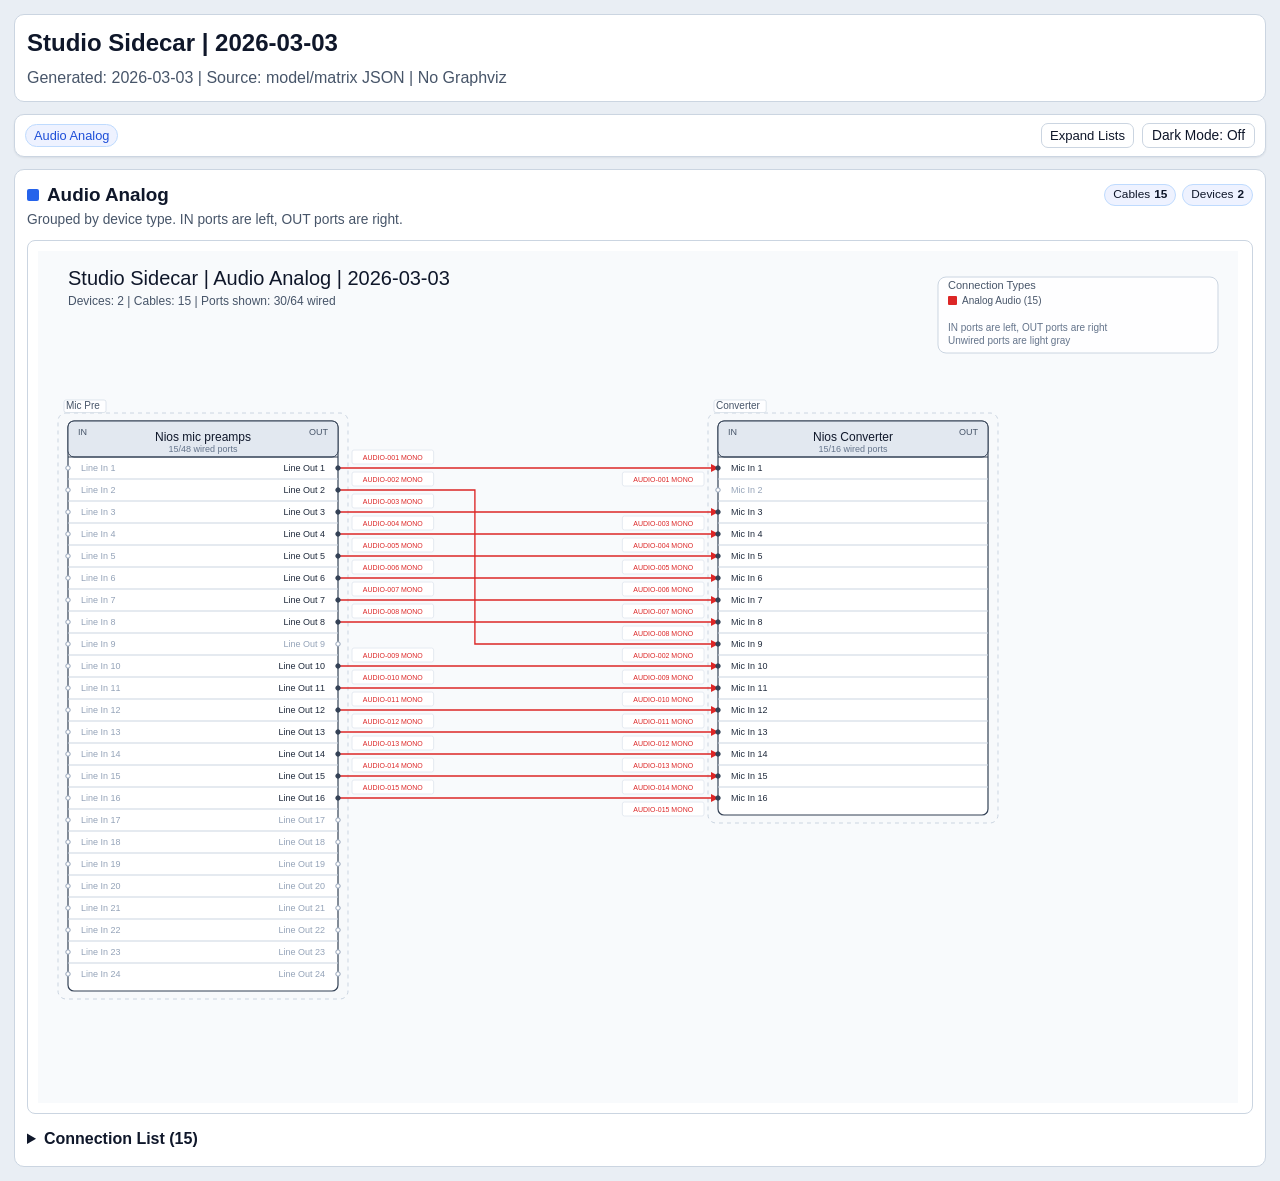
<file: projects/nios-project/outputs/html/studio_wiring_point_to_point.html>
<!doctype html>
<html lang="en">
<head>
  <meta charset="utf-8" />
  <meta name="viewport" content="width=device-width, initial-scale=1" />
  <title>Studio Sidecar | 2026-03-03</title>
  <style>
    :root {
      color-scheme: light;
      --bg: #e9eef4;
      --panel: #ffffff;
      --text: #0f172a;
      --muted: #475569;
      --border: #cbd5e1;
      --link: #1d4ed8;
      --diagram-bg: #ffffff;
      --thead-bg: #e2e8f0;
      --chip-bg: #eef2ff;
      --chip-border: #bfdbfe;
      --toolbar-shadow: 0 1px 2px rgba(15, 23, 42, 0.08);
    }
    body.theme-dark {
      color-scheme: dark;
      --bg: #0b1220;
      --panel: #111827;
      --text: #e5e7eb;
      --muted: #94a3b8;
      --border: #334155;
      --link: #60a5fa;
      --diagram-bg: #0f172a;
      --thead-bg: #1f2937;
      --chip-bg: #1e293b;
      --chip-border: #334155;
      --toolbar-shadow: 0 1px 2px rgba(2, 6, 23, 0.4);
    }
    body {
      margin: 0;
      padding: 14px;
      background: var(--bg);
      color: var(--text);
      font-family: "Helvetica Neue", Helvetica, Arial, sans-serif;
      line-height: 1.35;
    }
    .page {
      display: grid;
      gap: 12px;
    }
    .top-panel {
      background: var(--panel);
      border: 1px solid var(--border);
      border-radius: 10px;
      padding: 12px;
    }
    h1 {
      margin: 0 0 8px 0;
      font-size: 1.5rem;
    }
    .meta {
      color: var(--muted);
      margin-bottom: 0;
    }
    .layer {
      background: var(--panel);
      border: 1px solid var(--border);
      border-radius: 10px;
      padding: 12px;
      margin: 0;
      scroll-margin-top: 84px;
    }
    .layer-head {
      display: flex;
      align-items: center;
      justify-content: space-between;
      gap: 8px;
      margin-bottom: 4px;
      flex-wrap: wrap;
    }
    .layer h2 {
      display: flex;
      align-items: center;
      gap: 8px;
      margin: 0;
      font-size: 1.18rem;
    }
    .layer-note {
      margin: 0 0 10px 0;
      color: var(--muted);
      font-size: 0.86rem;
    }
    .layer-stats {
      display: flex;
      align-items: center;
      gap: 6px;
      flex-wrap: wrap;
    }
    .stat-chip {
      display: inline-flex;
      align-items: center;
      gap: 4px;
      border: 1px solid var(--chip-border);
      background: var(--chip-bg);
      color: var(--text);
      border-radius: 999px;
      padding: 2px 8px;
      font-size: 0.74rem;
    }
    .swatch {
      display: inline-block;
      width: 12px;
      height: 12px;
      border-radius: 2px;
    }
    .diagram {
      overflow-x: auto;
      border: 1px solid var(--border);
      border-radius: 8px;
      background: var(--diagram-bg);
      padding: 10px;
    }
    .diagram svg {
      display: block;
    }
    details {
      margin-top: 10px;
    }
    .connection-details > summary {
      cursor: pointer;
      font-weight: 700;
      color: var(--text);
      padding: 4px 0;
    }
    .connection-table-wrap {
      margin-top: 8px;
      max-height: 360px;
      overflow: auto;
      border: 1px solid var(--border);
      border-radius: 8px;
      background: var(--panel);
    }
    table {
      width: 100%;
      min-width: 980px;
      border-collapse: collapse;
      font-size: 0.84rem;
    }
    th, td {
      border: 1px solid var(--border);
      padding: 6px 8px;
      text-align: left;
      vertical-align: top;
    }
    th {
      background: var(--thead-bg);
      position: sticky;
      top: 0;
      z-index: 1;
    }
    tbody tr:nth-child(even) {
      background: color-mix(in srgb, var(--panel) 88%, var(--bg) 12%);
    }
    td:first-child {
      font-family: ui-monospace, SFMono-Regular, Menlo, Monaco, Consolas, monospace;
      font-size: 0.8rem;
      white-space: nowrap;
    }
    .toolbar {
      margin: 0;
      display: flex;
      align-items: center;
      justify-content: space-between;
      gap: 10px;
      flex-wrap: wrap;
      position: sticky;
      top: 8px;
      z-index: 10;
      background: var(--panel);
      border: 1px solid var(--border);
      border-radius: 10px;
      box-shadow: var(--toolbar-shadow);
      padding: 8px 10px;
    }
    .layer-nav {
      margin: 0;
      display: flex;
      flex-wrap: wrap;
      gap: 6px;
    }
    .nav-chip {
      color: var(--link);
      text-decoration: none;
      font-size: 0.8rem;
      border: 1px solid var(--chip-border);
      background: var(--chip-bg);
      border-radius: 999px;
      padding: 2px 8px;
    }
    .nav-chip:hover {
      text-decoration: none;
      filter: brightness(0.98);
    }
    .toolbar-actions {
      display: flex;
      align-items: center;
      gap: 8px;
      flex-wrap: wrap;
    }
    .theme-toggle-btn {
      font-size: 0.86rem;
      padding: 4px 9px;
      border-radius: 7px;
      border: 1px solid var(--border);
      background: var(--panel);
      color: var(--text);
      cursor: pointer;
    }
    .list-toggle-btn {
      font-size: 0.82rem;
      padding: 4px 8px;
      border-radius: 7px;
      border: 1px solid var(--border);
      background: var(--panel);
      color: var(--text);
      cursor: pointer;
    }
    @media (max-width: 900px) {
      .toolbar {
        top: 6px;
      }
      .connection-table-wrap {
        max-height: 280px;
      }
    }
  </style>
</head>
<body class="main-prototype-mode">
  <div class="page">
  <header class="top-panel">
    <h1>Studio Sidecar | 2026-03-03</h1>
    <div class="meta">Generated: 2026-03-03 | Source: model/matrix JSON | No Graphviz</div>
  </header>
  <div class="toolbar">
    <nav class="layer-nav"><a class="nav-chip" href="#audio-analog">Audio Analog</a></nav>
    <div class="toolbar-actions">
      <button id="toggleListsBtn" class="list-toggle-btn" type="button">Expand Lists</button>
      <button id="themeToggleBtn" class="theme-toggle-btn" type="button">Dark Mode: Off</button>
    </div>
  </div>
  <section class="layer" id="audio-analog">
  <div class="layer-head">
    <h2><span class="swatch" style="background:#2563eb;"></span>Audio Analog</h2>
    <div class="layer-stats">
      <span class="stat-chip">Cables <strong>15</strong></span>
      <span class="stat-chip">Devices <strong>2</strong></span>
    </div>
  </div>
  <p class="layer-note">Grouped by device type. IN ports are left, OUT ports are right.</p>
  <div class="diagram"><svg xmlns="http://www.w3.org/2000/svg" width="1200" height="852" viewBox="0 0 1200 852">
  <defs>
    <marker id="arrow" viewBox="0 0 10 10" refX="9" refY="5" markerWidth="6" markerHeight="6" orient="auto-start-reverse">
      <path d="M 0 0 L 10 5 L 0 10 z" fill="context-stroke"/>
    </marker>
  </defs>
  <rect x="0" y="0" width="100%" height="100%" fill="#f8fafc"/>
  <text x="30" y="34" font-family="Helvetica, Arial, sans-serif" font-size="20" fill="#0f172a">Studio Sidecar | Audio Analog | 2026-03-03</text>
  <text x="30" y="54" font-family="Helvetica, Arial, sans-serif" font-size="12" fill="#475569">Devices: 2 | Cables: 15 | Ports shown: 30/64 wired</text>
  <rect x="20.0" y="162.0" width="290.0" height="586.0" rx="8" ry="8" fill="#f8fafc" fill-opacity="0.55" stroke="#cbd5e1" stroke-width="1" stroke-dasharray="4 4"/>
  <rect x="670.0" y="162.0" width="290.0" height="410.0" rx="8" ry="8" fill="#f8fafc" fill-opacity="0.55" stroke="#cbd5e1" stroke-width="1" stroke-dasharray="4 4"/>
  <path d="M 300.0 217.0 H 409.6 H 428.0 H 570.4 H 680.0" fill="none" stroke="#dc2626" stroke-width="1.35" marker-end="url(#arrow)"><title>AUDIO-001: Nios mic preamps [Line Out 1] -&gt; Nios Converter [Mic In 1]</title></path>
  <path d="M 300.0 261.0 H 409.6 H 445.7 H 570.4 H 680.0" fill="none" stroke="#dc2626" stroke-width="1.35" marker-end="url(#arrow)"><title>AUDIO-003: Nios mic preamps [Line Out 3] -&gt; Nios Converter [Mic In 3]</title></path>
  <path d="M 300.0 283.0 H 409.6 H 454.6 H 570.4 H 680.0" fill="none" stroke="#dc2626" stroke-width="1.35" marker-end="url(#arrow)"><title>AUDIO-004: Nios mic preamps [Line Out 4] -&gt; Nios Converter [Mic In 4]</title></path>
  <path d="M 300.0 305.0 H 409.6 H 463.4 H 570.4 H 680.0" fill="none" stroke="#dc2626" stroke-width="1.35" marker-end="url(#arrow)"><title>AUDIO-005: Nios mic preamps [Line Out 5] -&gt; Nios Converter [Mic In 5]</title></path>
  <path d="M 300.0 239.0 H 409.6 H 436.9 V 393.0 H 570.4 H 680.0" fill="none" stroke="#dc2626" stroke-width="1.35" marker-end="url(#arrow)"><title>AUDIO-002: Nios mic preamps [Line Out 2] -&gt; Nios Converter [Mic In 9]</title></path>
  <path d="M 300.0 327.0 H 409.6 H 472.3 H 570.4 H 680.0" fill="none" stroke="#dc2626" stroke-width="1.35" marker-end="url(#arrow)"><title>AUDIO-006: Nios mic preamps [Line Out 6] -&gt; Nios Converter [Mic In 6]</title></path>
  <path d="M 300.0 349.0 H 409.6 H 481.1 H 570.4 H 680.0" fill="none" stroke="#dc2626" stroke-width="1.35" marker-end="url(#arrow)"><title>AUDIO-007: Nios mic preamps [Line Out 7] -&gt; Nios Converter [Mic In 7]</title></path>
  <path d="M 300.0 371.0 H 409.6 H 490.0 H 570.4 H 680.0" fill="none" stroke="#dc2626" stroke-width="1.35" marker-end="url(#arrow)"><title>AUDIO-008: Nios mic preamps [Line Out 8] -&gt; Nios Converter [Mic In 8]</title></path>
  <path d="M 300.0 415.0 H 409.6 H 498.9 H 570.4 H 680.0" fill="none" stroke="#dc2626" stroke-width="1.35" marker-end="url(#arrow)"><title>AUDIO-009: Nios mic preamps [Line Out 10] -&gt; Nios Converter [Mic In 10]</title></path>
  <path d="M 300.0 437.0 H 409.6 H 507.7 H 570.4 H 680.0" fill="none" stroke="#dc2626" stroke-width="1.35" marker-end="url(#arrow)"><title>AUDIO-010: Nios mic preamps [Line Out 11] -&gt; Nios Converter [Mic In 11]</title></path>
  <path d="M 300.0 459.0 H 409.6 H 516.6 H 570.4 H 680.0" fill="none" stroke="#dc2626" stroke-width="1.35" marker-end="url(#arrow)"><title>AUDIO-011: Nios mic preamps [Line Out 12] -&gt; Nios Converter [Mic In 12]</title></path>
  <path d="M 300.0 481.0 H 409.6 H 525.4 H 570.4 H 680.0" fill="none" stroke="#dc2626" stroke-width="1.35" marker-end="url(#arrow)"><title>AUDIO-012: Nios mic preamps [Line Out 13] -&gt; Nios Converter [Mic In 13]</title></path>
  <path d="M 300.0 503.0 H 409.6 H 534.3 H 570.4 H 680.0" fill="none" stroke="#dc2626" stroke-width="1.35" marker-end="url(#arrow)"><title>AUDIO-013: Nios mic preamps [Line Out 14] -&gt; Nios Converter [Mic In 14]</title></path>
  <path d="M 300.0 525.0 H 409.6 H 543.1 H 570.4 H 680.0" fill="none" stroke="#dc2626" stroke-width="1.35" marker-end="url(#arrow)"><title>AUDIO-014: Nios mic preamps [Line Out 15] -&gt; Nios Converter [Mic In 15]</title></path>
  <path d="M 300.0 547.0 H 409.6 H 552.0 H 570.4 H 680.0" fill="none" stroke="#dc2626" stroke-width="1.35" marker-end="url(#arrow)"><title>AUDIO-015: Nios mic preamps [Line Out 16] -&gt; Nios Converter [Mic In 16]</title></path>
  <rect x="314.0" y="199.0" width="81.6" height="14.0" rx="2" ry="2" fill="#ffffff" fill-opacity="1" stroke="#e2e8f0" stroke-width="0.9"/>
  <text x="354.8" y="209.0" text-anchor="middle" font-family="Helvetica, Arial, sans-serif" font-size="7.0" fill="#dc2626">AUDIO-001 MONO</text>
  <rect x="584.4" y="221.0" width="81.6" height="14.0" rx="2" ry="2" fill="#ffffff" fill-opacity="1" stroke="#e2e8f0" stroke-width="0.9"/>
  <text x="625.2" y="231.0" text-anchor="middle" font-family="Helvetica, Arial, sans-serif" font-size="7.0" fill="#dc2626">AUDIO-001 MONO</text>
  <rect x="314.0" y="243.0" width="81.6" height="14.0" rx="2" ry="2" fill="#ffffff" fill-opacity="1" stroke="#e2e8f0" stroke-width="0.9"/>
  <text x="354.8" y="253.0" text-anchor="middle" font-family="Helvetica, Arial, sans-serif" font-size="7.0" fill="#dc2626">AUDIO-003 MONO</text>
  <rect x="584.4" y="265.0" width="81.6" height="14.0" rx="2" ry="2" fill="#ffffff" fill-opacity="1" stroke="#e2e8f0" stroke-width="0.9"/>
  <text x="625.2" y="275.0" text-anchor="middle" font-family="Helvetica, Arial, sans-serif" font-size="7.0" fill="#dc2626">AUDIO-003 MONO</text>
  <rect x="314.0" y="265.0" width="81.6" height="14.0" rx="2" ry="2" fill="#ffffff" fill-opacity="1" stroke="#e2e8f0" stroke-width="0.9"/>
  <text x="354.8" y="275.0" text-anchor="middle" font-family="Helvetica, Arial, sans-serif" font-size="7.0" fill="#dc2626">AUDIO-004 MONO</text>
  <rect x="584.4" y="287.0" width="81.6" height="14.0" rx="2" ry="2" fill="#ffffff" fill-opacity="1" stroke="#e2e8f0" stroke-width="0.9"/>
  <text x="625.2" y="297.0" text-anchor="middle" font-family="Helvetica, Arial, sans-serif" font-size="7.0" fill="#dc2626">AUDIO-004 MONO</text>
  <rect x="314.0" y="287.0" width="81.6" height="14.0" rx="2" ry="2" fill="#ffffff" fill-opacity="1" stroke="#e2e8f0" stroke-width="0.9"/>
  <text x="354.8" y="297.0" text-anchor="middle" font-family="Helvetica, Arial, sans-serif" font-size="7.0" fill="#dc2626">AUDIO-005 MONO</text>
  <rect x="584.4" y="309.0" width="81.6" height="14.0" rx="2" ry="2" fill="#ffffff" fill-opacity="1" stroke="#e2e8f0" stroke-width="0.9"/>
  <text x="625.2" y="319.0" text-anchor="middle" font-family="Helvetica, Arial, sans-serif" font-size="7.0" fill="#dc2626">AUDIO-005 MONO</text>
  <rect x="314.0" y="221.0" width="81.6" height="14.0" rx="2" ry="2" fill="#ffffff" fill-opacity="1" stroke="#e2e8f0" stroke-width="0.9"/>
  <text x="354.8" y="231.0" text-anchor="middle" font-family="Helvetica, Arial, sans-serif" font-size="7.0" fill="#dc2626">AUDIO-002 MONO</text>
  <rect x="584.4" y="397.0" width="81.6" height="14.0" rx="2" ry="2" fill="#ffffff" fill-opacity="1" stroke="#e2e8f0" stroke-width="0.9"/>
  <text x="625.2" y="407.0" text-anchor="middle" font-family="Helvetica, Arial, sans-serif" font-size="7.0" fill="#dc2626">AUDIO-002 MONO</text>
  <rect x="314.0" y="309.0" width="81.6" height="14.0" rx="2" ry="2" fill="#ffffff" fill-opacity="1" stroke="#e2e8f0" stroke-width="0.9"/>
  <text x="354.8" y="319.0" text-anchor="middle" font-family="Helvetica, Arial, sans-serif" font-size="7.0" fill="#dc2626">AUDIO-006 MONO</text>
  <rect x="584.4" y="331.0" width="81.6" height="14.0" rx="2" ry="2" fill="#ffffff" fill-opacity="1" stroke="#e2e8f0" stroke-width="0.9"/>
  <text x="625.2" y="341.0" text-anchor="middle" font-family="Helvetica, Arial, sans-serif" font-size="7.0" fill="#dc2626">AUDIO-006 MONO</text>
  <rect x="314.0" y="331.0" width="81.6" height="14.0" rx="2" ry="2" fill="#ffffff" fill-opacity="1" stroke="#e2e8f0" stroke-width="0.9"/>
  <text x="354.8" y="341.0" text-anchor="middle" font-family="Helvetica, Arial, sans-serif" font-size="7.0" fill="#dc2626">AUDIO-007 MONO</text>
  <rect x="584.4" y="353.0" width="81.6" height="14.0" rx="2" ry="2" fill="#ffffff" fill-opacity="1" stroke="#e2e8f0" stroke-width="0.9"/>
  <text x="625.2" y="363.0" text-anchor="middle" font-family="Helvetica, Arial, sans-serif" font-size="7.0" fill="#dc2626">AUDIO-007 MONO</text>
  <rect x="314.0" y="353.0" width="81.6" height="14.0" rx="2" ry="2" fill="#ffffff" fill-opacity="1" stroke="#e2e8f0" stroke-width="0.9"/>
  <text x="354.8" y="363.0" text-anchor="middle" font-family="Helvetica, Arial, sans-serif" font-size="7.0" fill="#dc2626">AUDIO-008 MONO</text>
  <rect x="584.4" y="375.0" width="81.6" height="14.0" rx="2" ry="2" fill="#ffffff" fill-opacity="1" stroke="#e2e8f0" stroke-width="0.9"/>
  <text x="625.2" y="385.0" text-anchor="middle" font-family="Helvetica, Arial, sans-serif" font-size="7.0" fill="#dc2626">AUDIO-008 MONO</text>
  <rect x="314.0" y="397.0" width="81.6" height="14.0" rx="2" ry="2" fill="#ffffff" fill-opacity="1" stroke="#e2e8f0" stroke-width="0.9"/>
  <text x="354.8" y="407.0" text-anchor="middle" font-family="Helvetica, Arial, sans-serif" font-size="7.0" fill="#dc2626">AUDIO-009 MONO</text>
  <rect x="584.4" y="419.0" width="81.6" height="14.0" rx="2" ry="2" fill="#ffffff" fill-opacity="1" stroke="#e2e8f0" stroke-width="0.9"/>
  <text x="625.2" y="429.0" text-anchor="middle" font-family="Helvetica, Arial, sans-serif" font-size="7.0" fill="#dc2626">AUDIO-009 MONO</text>
  <rect x="314.0" y="419.0" width="81.6" height="14.0" rx="2" ry="2" fill="#ffffff" fill-opacity="1" stroke="#e2e8f0" stroke-width="0.9"/>
  <text x="354.8" y="429.0" text-anchor="middle" font-family="Helvetica, Arial, sans-serif" font-size="7.0" fill="#dc2626">AUDIO-010 MONO</text>
  <rect x="584.4" y="441.0" width="81.6" height="14.0" rx="2" ry="2" fill="#ffffff" fill-opacity="1" stroke="#e2e8f0" stroke-width="0.9"/>
  <text x="625.2" y="451.0" text-anchor="middle" font-family="Helvetica, Arial, sans-serif" font-size="7.0" fill="#dc2626">AUDIO-010 MONO</text>
  <rect x="314.0" y="441.0" width="81.6" height="14.0" rx="2" ry="2" fill="#ffffff" fill-opacity="1" stroke="#e2e8f0" stroke-width="0.9"/>
  <text x="354.8" y="451.0" text-anchor="middle" font-family="Helvetica, Arial, sans-serif" font-size="7.0" fill="#dc2626">AUDIO-011 MONO</text>
  <rect x="584.4" y="463.0" width="81.6" height="14.0" rx="2" ry="2" fill="#ffffff" fill-opacity="1" stroke="#e2e8f0" stroke-width="0.9"/>
  <text x="625.2" y="473.0" text-anchor="middle" font-family="Helvetica, Arial, sans-serif" font-size="7.0" fill="#dc2626">AUDIO-011 MONO</text>
  <rect x="314.0" y="463.0" width="81.6" height="14.0" rx="2" ry="2" fill="#ffffff" fill-opacity="1" stroke="#e2e8f0" stroke-width="0.9"/>
  <text x="354.8" y="473.0" text-anchor="middle" font-family="Helvetica, Arial, sans-serif" font-size="7.0" fill="#dc2626">AUDIO-012 MONO</text>
  <rect x="584.4" y="485.0" width="81.6" height="14.0" rx="2" ry="2" fill="#ffffff" fill-opacity="1" stroke="#e2e8f0" stroke-width="0.9"/>
  <text x="625.2" y="495.0" text-anchor="middle" font-family="Helvetica, Arial, sans-serif" font-size="7.0" fill="#dc2626">AUDIO-012 MONO</text>
  <rect x="314.0" y="485.0" width="81.6" height="14.0" rx="2" ry="2" fill="#ffffff" fill-opacity="1" stroke="#e2e8f0" stroke-width="0.9"/>
  <text x="354.8" y="495.0" text-anchor="middle" font-family="Helvetica, Arial, sans-serif" font-size="7.0" fill="#dc2626">AUDIO-013 MONO</text>
  <rect x="584.4" y="507.0" width="81.6" height="14.0" rx="2" ry="2" fill="#ffffff" fill-opacity="1" stroke="#e2e8f0" stroke-width="0.9"/>
  <text x="625.2" y="517.0" text-anchor="middle" font-family="Helvetica, Arial, sans-serif" font-size="7.0" fill="#dc2626">AUDIO-013 MONO</text>
  <rect x="314.0" y="507.0" width="81.6" height="14.0" rx="2" ry="2" fill="#ffffff" fill-opacity="1" stroke="#e2e8f0" stroke-width="0.9"/>
  <text x="354.8" y="517.0" text-anchor="middle" font-family="Helvetica, Arial, sans-serif" font-size="7.0" fill="#dc2626">AUDIO-014 MONO</text>
  <rect x="584.4" y="529.0" width="81.6" height="14.0" rx="2" ry="2" fill="#ffffff" fill-opacity="1" stroke="#e2e8f0" stroke-width="0.9"/>
  <text x="625.2" y="539.0" text-anchor="middle" font-family="Helvetica, Arial, sans-serif" font-size="7.0" fill="#dc2626">AUDIO-014 MONO</text>
  <rect x="314.0" y="529.0" width="81.6" height="14.0" rx="2" ry="2" fill="#ffffff" fill-opacity="1" stroke="#e2e8f0" stroke-width="0.9"/>
  <text x="354.8" y="539.0" text-anchor="middle" font-family="Helvetica, Arial, sans-serif" font-size="7.0" fill="#dc2626">AUDIO-015 MONO</text>
  <rect x="584.4" y="551.0" width="81.6" height="14.0" rx="2" ry="2" fill="#ffffff" fill-opacity="1" stroke="#e2e8f0" stroke-width="0.9"/>
  <text x="625.2" y="561.0" text-anchor="middle" font-family="Helvetica, Arial, sans-serif" font-size="7.0" fill="#dc2626">AUDIO-015 MONO</text>
  <rect x="30.0" y="170.0" width="270.0" height="570.0" rx="6" ry="6" fill="#ffffff" stroke="#334155" stroke-width="1.2"/>
  <rect x="30.0" y="170.0" width="270.0" height="36.0" rx="6" ry="6" fill="#e2e8f0" stroke="#334155" stroke-width="1.0"/>
  <line x1="30.0" y1="206.0" x2="300.0" y2="206.0" stroke="#334155" stroke-width="1"/>
  <text x="40.0" y="184.0" font-family="Helvetica, Arial, sans-serif" font-size="9" fill="#475569">IN</text>
  <text x="290.0" y="184.0" text-anchor="end" font-family="Helvetica, Arial, sans-serif" font-size="9" fill="#475569">OUT</text>
  <text x="165.0" y="190.0" text-anchor="middle" font-family="Helvetica, Arial, sans-serif" font-size="12" fill="#0f172a">Nios mic preamps</text>
  <text x="165.0" y="201.0" text-anchor="middle" font-family="Helvetica, Arial, sans-serif" font-size="9" fill="#64748b">15/48 wired ports</text>
  <text x="43.0" y="220.0" text-anchor="start" font-family="Helvetica, Arial, sans-serif" font-size="9" fill="#94a3b8">Line In 1</text>
  <circle cx="30.0" cy="217.0" r="2.2" fill="#ffffff" stroke="#94a3b8" stroke-width="1"/>
  <text x="287.0" y="220.0" text-anchor="end" font-family="Helvetica, Arial, sans-serif" font-size="9" fill="#1e293b">Line Out 1</text>
  <circle cx="300.0" cy="217.0" r="2.2" fill="#334155" stroke="#334155" stroke-width="1"/>
  <line x1="30.0" y1="228.0" x2="300.0" y2="228.0" stroke="#cbd5e1" stroke-width="1"/>
  <text x="43.0" y="242.0" text-anchor="start" font-family="Helvetica, Arial, sans-serif" font-size="9" fill="#94a3b8">Line In 2</text>
  <circle cx="30.0" cy="239.0" r="2.2" fill="#ffffff" stroke="#94a3b8" stroke-width="1"/>
  <text x="287.0" y="242.0" text-anchor="end" font-family="Helvetica, Arial, sans-serif" font-size="9" fill="#1e293b">Line Out 2</text>
  <circle cx="300.0" cy="239.0" r="2.2" fill="#334155" stroke="#334155" stroke-width="1"/>
  <line x1="30.0" y1="250.0" x2="300.0" y2="250.0" stroke="#cbd5e1" stroke-width="1"/>
  <text x="43.0" y="264.0" text-anchor="start" font-family="Helvetica, Arial, sans-serif" font-size="9" fill="#94a3b8">Line In 3</text>
  <circle cx="30.0" cy="261.0" r="2.2" fill="#ffffff" stroke="#94a3b8" stroke-width="1"/>
  <text x="287.0" y="264.0" text-anchor="end" font-family="Helvetica, Arial, sans-serif" font-size="9" fill="#1e293b">Line Out 3</text>
  <circle cx="300.0" cy="261.0" r="2.2" fill="#334155" stroke="#334155" stroke-width="1"/>
  <line x1="30.0" y1="272.0" x2="300.0" y2="272.0" stroke="#cbd5e1" stroke-width="1"/>
  <text x="43.0" y="286.0" text-anchor="start" font-family="Helvetica, Arial, sans-serif" font-size="9" fill="#94a3b8">Line In 4</text>
  <circle cx="30.0" cy="283.0" r="2.2" fill="#ffffff" stroke="#94a3b8" stroke-width="1"/>
  <text x="287.0" y="286.0" text-anchor="end" font-family="Helvetica, Arial, sans-serif" font-size="9" fill="#1e293b">Line Out 4</text>
  <circle cx="300.0" cy="283.0" r="2.2" fill="#334155" stroke="#334155" stroke-width="1"/>
  <line x1="30.0" y1="294.0" x2="300.0" y2="294.0" stroke="#cbd5e1" stroke-width="1"/>
  <text x="43.0" y="308.0" text-anchor="start" font-family="Helvetica, Arial, sans-serif" font-size="9" fill="#94a3b8">Line In 5</text>
  <circle cx="30.0" cy="305.0" r="2.2" fill="#ffffff" stroke="#94a3b8" stroke-width="1"/>
  <text x="287.0" y="308.0" text-anchor="end" font-family="Helvetica, Arial, sans-serif" font-size="9" fill="#1e293b">Line Out 5</text>
  <circle cx="300.0" cy="305.0" r="2.2" fill="#334155" stroke="#334155" stroke-width="1"/>
  <line x1="30.0" y1="316.0" x2="300.0" y2="316.0" stroke="#cbd5e1" stroke-width="1"/>
  <text x="43.0" y="330.0" text-anchor="start" font-family="Helvetica, Arial, sans-serif" font-size="9" fill="#94a3b8">Line In 6</text>
  <circle cx="30.0" cy="327.0" r="2.2" fill="#ffffff" stroke="#94a3b8" stroke-width="1"/>
  <text x="287.0" y="330.0" text-anchor="end" font-family="Helvetica, Arial, sans-serif" font-size="9" fill="#1e293b">Line Out 6</text>
  <circle cx="300.0" cy="327.0" r="2.2" fill="#334155" stroke="#334155" stroke-width="1"/>
  <line x1="30.0" y1="338.0" x2="300.0" y2="338.0" stroke="#cbd5e1" stroke-width="1"/>
  <text x="43.0" y="352.0" text-anchor="start" font-family="Helvetica, Arial, sans-serif" font-size="9" fill="#94a3b8">Line In 7</text>
  <circle cx="30.0" cy="349.0" r="2.2" fill="#ffffff" stroke="#94a3b8" stroke-width="1"/>
  <text x="287.0" y="352.0" text-anchor="end" font-family="Helvetica, Arial, sans-serif" font-size="9" fill="#1e293b">Line Out 7</text>
  <circle cx="300.0" cy="349.0" r="2.2" fill="#334155" stroke="#334155" stroke-width="1"/>
  <line x1="30.0" y1="360.0" x2="300.0" y2="360.0" stroke="#cbd5e1" stroke-width="1"/>
  <text x="43.0" y="374.0" text-anchor="start" font-family="Helvetica, Arial, sans-serif" font-size="9" fill="#94a3b8">Line In 8</text>
  <circle cx="30.0" cy="371.0" r="2.2" fill="#ffffff" stroke="#94a3b8" stroke-width="1"/>
  <text x="287.0" y="374.0" text-anchor="end" font-family="Helvetica, Arial, sans-serif" font-size="9" fill="#1e293b">Line Out 8</text>
  <circle cx="300.0" cy="371.0" r="2.2" fill="#334155" stroke="#334155" stroke-width="1"/>
  <line x1="30.0" y1="382.0" x2="300.0" y2="382.0" stroke="#cbd5e1" stroke-width="1"/>
  <text x="43.0" y="396.0" text-anchor="start" font-family="Helvetica, Arial, sans-serif" font-size="9" fill="#94a3b8">Line In 9</text>
  <circle cx="30.0" cy="393.0" r="2.2" fill="#ffffff" stroke="#94a3b8" stroke-width="1"/>
  <text x="287.0" y="396.0" text-anchor="end" font-family="Helvetica, Arial, sans-serif" font-size="9" fill="#94a3b8">Line Out 9</text>
  <circle cx="300.0" cy="393.0" r="2.2" fill="#ffffff" stroke="#94a3b8" stroke-width="1"/>
  <line x1="30.0" y1="404.0" x2="300.0" y2="404.0" stroke="#cbd5e1" stroke-width="1"/>
  <text x="43.0" y="418.0" text-anchor="start" font-family="Helvetica, Arial, sans-serif" font-size="9" fill="#94a3b8">Line In 10</text>
  <circle cx="30.0" cy="415.0" r="2.2" fill="#ffffff" stroke="#94a3b8" stroke-width="1"/>
  <text x="287.0" y="418.0" text-anchor="end" font-family="Helvetica, Arial, sans-serif" font-size="9" fill="#1e293b">Line Out 10</text>
  <circle cx="300.0" cy="415.0" r="2.2" fill="#334155" stroke="#334155" stroke-width="1"/>
  <line x1="30.0" y1="426.0" x2="300.0" y2="426.0" stroke="#cbd5e1" stroke-width="1"/>
  <text x="43.0" y="440.0" text-anchor="start" font-family="Helvetica, Arial, sans-serif" font-size="9" fill="#94a3b8">Line In 11</text>
  <circle cx="30.0" cy="437.0" r="2.2" fill="#ffffff" stroke="#94a3b8" stroke-width="1"/>
  <text x="287.0" y="440.0" text-anchor="end" font-family="Helvetica, Arial, sans-serif" font-size="9" fill="#1e293b">Line Out 11</text>
  <circle cx="300.0" cy="437.0" r="2.2" fill="#334155" stroke="#334155" stroke-width="1"/>
  <line x1="30.0" y1="448.0" x2="300.0" y2="448.0" stroke="#cbd5e1" stroke-width="1"/>
  <text x="43.0" y="462.0" text-anchor="start" font-family="Helvetica, Arial, sans-serif" font-size="9" fill="#94a3b8">Line In 12</text>
  <circle cx="30.0" cy="459.0" r="2.2" fill="#ffffff" stroke="#94a3b8" stroke-width="1"/>
  <text x="287.0" y="462.0" text-anchor="end" font-family="Helvetica, Arial, sans-serif" font-size="9" fill="#1e293b">Line Out 12</text>
  <circle cx="300.0" cy="459.0" r="2.2" fill="#334155" stroke="#334155" stroke-width="1"/>
  <line x1="30.0" y1="470.0" x2="300.0" y2="470.0" stroke="#cbd5e1" stroke-width="1"/>
  <text x="43.0" y="484.0" text-anchor="start" font-family="Helvetica, Arial, sans-serif" font-size="9" fill="#94a3b8">Line In 13</text>
  <circle cx="30.0" cy="481.0" r="2.2" fill="#ffffff" stroke="#94a3b8" stroke-width="1"/>
  <text x="287.0" y="484.0" text-anchor="end" font-family="Helvetica, Arial, sans-serif" font-size="9" fill="#1e293b">Line Out 13</text>
  <circle cx="300.0" cy="481.0" r="2.2" fill="#334155" stroke="#334155" stroke-width="1"/>
  <line x1="30.0" y1="492.0" x2="300.0" y2="492.0" stroke="#cbd5e1" stroke-width="1"/>
  <text x="43.0" y="506.0" text-anchor="start" font-family="Helvetica, Arial, sans-serif" font-size="9" fill="#94a3b8">Line In 14</text>
  <circle cx="30.0" cy="503.0" r="2.2" fill="#ffffff" stroke="#94a3b8" stroke-width="1"/>
  <text x="287.0" y="506.0" text-anchor="end" font-family="Helvetica, Arial, sans-serif" font-size="9" fill="#1e293b">Line Out 14</text>
  <circle cx="300.0" cy="503.0" r="2.2" fill="#334155" stroke="#334155" stroke-width="1"/>
  <line x1="30.0" y1="514.0" x2="300.0" y2="514.0" stroke="#cbd5e1" stroke-width="1"/>
  <text x="43.0" y="528.0" text-anchor="start" font-family="Helvetica, Arial, sans-serif" font-size="9" fill="#94a3b8">Line In 15</text>
  <circle cx="30.0" cy="525.0" r="2.2" fill="#ffffff" stroke="#94a3b8" stroke-width="1"/>
  <text x="287.0" y="528.0" text-anchor="end" font-family="Helvetica, Arial, sans-serif" font-size="9" fill="#1e293b">Line Out 15</text>
  <circle cx="300.0" cy="525.0" r="2.2" fill="#334155" stroke="#334155" stroke-width="1"/>
  <line x1="30.0" y1="536.0" x2="300.0" y2="536.0" stroke="#cbd5e1" stroke-width="1"/>
  <text x="43.0" y="550.0" text-anchor="start" font-family="Helvetica, Arial, sans-serif" font-size="9" fill="#94a3b8">Line In 16</text>
  <circle cx="30.0" cy="547.0" r="2.2" fill="#ffffff" stroke="#94a3b8" stroke-width="1"/>
  <text x="287.0" y="550.0" text-anchor="end" font-family="Helvetica, Arial, sans-serif" font-size="9" fill="#1e293b">Line Out 16</text>
  <circle cx="300.0" cy="547.0" r="2.2" fill="#334155" stroke="#334155" stroke-width="1"/>
  <line x1="30.0" y1="558.0" x2="300.0" y2="558.0" stroke="#cbd5e1" stroke-width="1"/>
  <text x="43.0" y="572.0" text-anchor="start" font-family="Helvetica, Arial, sans-serif" font-size="9" fill="#94a3b8">Line In 17</text>
  <circle cx="30.0" cy="569.0" r="2.2" fill="#ffffff" stroke="#94a3b8" stroke-width="1"/>
  <text x="287.0" y="572.0" text-anchor="end" font-family="Helvetica, Arial, sans-serif" font-size="9" fill="#94a3b8">Line Out 17</text>
  <circle cx="300.0" cy="569.0" r="2.2" fill="#ffffff" stroke="#94a3b8" stroke-width="1"/>
  <line x1="30.0" y1="580.0" x2="300.0" y2="580.0" stroke="#cbd5e1" stroke-width="1"/>
  <text x="43.0" y="594.0" text-anchor="start" font-family="Helvetica, Arial, sans-serif" font-size="9" fill="#94a3b8">Line In 18</text>
  <circle cx="30.0" cy="591.0" r="2.2" fill="#ffffff" stroke="#94a3b8" stroke-width="1"/>
  <text x="287.0" y="594.0" text-anchor="end" font-family="Helvetica, Arial, sans-serif" font-size="9" fill="#94a3b8">Line Out 18</text>
  <circle cx="300.0" cy="591.0" r="2.2" fill="#ffffff" stroke="#94a3b8" stroke-width="1"/>
  <line x1="30.0" y1="602.0" x2="300.0" y2="602.0" stroke="#cbd5e1" stroke-width="1"/>
  <text x="43.0" y="616.0" text-anchor="start" font-family="Helvetica, Arial, sans-serif" font-size="9" fill="#94a3b8">Line In 19</text>
  <circle cx="30.0" cy="613.0" r="2.2" fill="#ffffff" stroke="#94a3b8" stroke-width="1"/>
  <text x="287.0" y="616.0" text-anchor="end" font-family="Helvetica, Arial, sans-serif" font-size="9" fill="#94a3b8">Line Out 19</text>
  <circle cx="300.0" cy="613.0" r="2.2" fill="#ffffff" stroke="#94a3b8" stroke-width="1"/>
  <line x1="30.0" y1="624.0" x2="300.0" y2="624.0" stroke="#cbd5e1" stroke-width="1"/>
  <text x="43.0" y="638.0" text-anchor="start" font-family="Helvetica, Arial, sans-serif" font-size="9" fill="#94a3b8">Line In 20</text>
  <circle cx="30.0" cy="635.0" r="2.2" fill="#ffffff" stroke="#94a3b8" stroke-width="1"/>
  <text x="287.0" y="638.0" text-anchor="end" font-family="Helvetica, Arial, sans-serif" font-size="9" fill="#94a3b8">Line Out 20</text>
  <circle cx="300.0" cy="635.0" r="2.2" fill="#ffffff" stroke="#94a3b8" stroke-width="1"/>
  <line x1="30.0" y1="646.0" x2="300.0" y2="646.0" stroke="#cbd5e1" stroke-width="1"/>
  <text x="43.0" y="660.0" text-anchor="start" font-family="Helvetica, Arial, sans-serif" font-size="9" fill="#94a3b8">Line In 21</text>
  <circle cx="30.0" cy="657.0" r="2.2" fill="#ffffff" stroke="#94a3b8" stroke-width="1"/>
  <text x="287.0" y="660.0" text-anchor="end" font-family="Helvetica, Arial, sans-serif" font-size="9" fill="#94a3b8">Line Out 21</text>
  <circle cx="300.0" cy="657.0" r="2.2" fill="#ffffff" stroke="#94a3b8" stroke-width="1"/>
  <line x1="30.0" y1="668.0" x2="300.0" y2="668.0" stroke="#cbd5e1" stroke-width="1"/>
  <text x="43.0" y="682.0" text-anchor="start" font-family="Helvetica, Arial, sans-serif" font-size="9" fill="#94a3b8">Line In 22</text>
  <circle cx="30.0" cy="679.0" r="2.2" fill="#ffffff" stroke="#94a3b8" stroke-width="1"/>
  <text x="287.0" y="682.0" text-anchor="end" font-family="Helvetica, Arial, sans-serif" font-size="9" fill="#94a3b8">Line Out 22</text>
  <circle cx="300.0" cy="679.0" r="2.2" fill="#ffffff" stroke="#94a3b8" stroke-width="1"/>
  <line x1="30.0" y1="690.0" x2="300.0" y2="690.0" stroke="#cbd5e1" stroke-width="1"/>
  <text x="43.0" y="704.0" text-anchor="start" font-family="Helvetica, Arial, sans-serif" font-size="9" fill="#94a3b8">Line In 23</text>
  <circle cx="30.0" cy="701.0" r="2.2" fill="#ffffff" stroke="#94a3b8" stroke-width="1"/>
  <text x="287.0" y="704.0" text-anchor="end" font-family="Helvetica, Arial, sans-serif" font-size="9" fill="#94a3b8">Line Out 23</text>
  <circle cx="300.0" cy="701.0" r="2.2" fill="#ffffff" stroke="#94a3b8" stroke-width="1"/>
  <line x1="30.0" y1="712.0" x2="300.0" y2="712.0" stroke="#cbd5e1" stroke-width="1"/>
  <text x="43.0" y="726.0" text-anchor="start" font-family="Helvetica, Arial, sans-serif" font-size="9" fill="#94a3b8">Line In 24</text>
  <circle cx="30.0" cy="723.0" r="2.2" fill="#ffffff" stroke="#94a3b8" stroke-width="1"/>
  <text x="287.0" y="726.0" text-anchor="end" font-family="Helvetica, Arial, sans-serif" font-size="9" fill="#94a3b8">Line Out 24</text>
  <circle cx="300.0" cy="723.0" r="2.2" fill="#ffffff" stroke="#94a3b8" stroke-width="1"/>
  <rect x="680.0" y="170.0" width="270.0" height="394.0" rx="6" ry="6" fill="#ffffff" stroke="#334155" stroke-width="1.2"/>
  <rect x="680.0" y="170.0" width="270.0" height="36.0" rx="6" ry="6" fill="#e2e8f0" stroke="#334155" stroke-width="1.0"/>
  <line x1="680.0" y1="206.0" x2="950.0" y2="206.0" stroke="#334155" stroke-width="1"/>
  <text x="690.0" y="184.0" font-family="Helvetica, Arial, sans-serif" font-size="9" fill="#475569">IN</text>
  <text x="940.0" y="184.0" text-anchor="end" font-family="Helvetica, Arial, sans-serif" font-size="9" fill="#475569">OUT</text>
  <text x="815.0" y="190.0" text-anchor="middle" font-family="Helvetica, Arial, sans-serif" font-size="12" fill="#0f172a">Nios Converter</text>
  <text x="815.0" y="201.0" text-anchor="middle" font-family="Helvetica, Arial, sans-serif" font-size="9" fill="#64748b">15/16 wired ports</text>
  <text x="693.0" y="220.0" text-anchor="start" font-family="Helvetica, Arial, sans-serif" font-size="9" fill="#1e293b">Mic In 1</text>
  <circle cx="680.0" cy="217.0" r="2.2" fill="#334155" stroke="#334155" stroke-width="1"/>
  <line x1="680.0" y1="228.0" x2="950.0" y2="228.0" stroke="#cbd5e1" stroke-width="1"/>
  <text x="693.0" y="242.0" text-anchor="start" font-family="Helvetica, Arial, sans-serif" font-size="9" fill="#94a3b8">Mic In 2</text>
  <circle cx="680.0" cy="239.0" r="2.2" fill="#ffffff" stroke="#94a3b8" stroke-width="1"/>
  <line x1="680.0" y1="250.0" x2="950.0" y2="250.0" stroke="#cbd5e1" stroke-width="1"/>
  <text x="693.0" y="264.0" text-anchor="start" font-family="Helvetica, Arial, sans-serif" font-size="9" fill="#1e293b">Mic In 3</text>
  <circle cx="680.0" cy="261.0" r="2.2" fill="#334155" stroke="#334155" stroke-width="1"/>
  <line x1="680.0" y1="272.0" x2="950.0" y2="272.0" stroke="#cbd5e1" stroke-width="1"/>
  <text x="693.0" y="286.0" text-anchor="start" font-family="Helvetica, Arial, sans-serif" font-size="9" fill="#1e293b">Mic In 4</text>
  <circle cx="680.0" cy="283.0" r="2.2" fill="#334155" stroke="#334155" stroke-width="1"/>
  <line x1="680.0" y1="294.0" x2="950.0" y2="294.0" stroke="#cbd5e1" stroke-width="1"/>
  <text x="693.0" y="308.0" text-anchor="start" font-family="Helvetica, Arial, sans-serif" font-size="9" fill="#1e293b">Mic In 5</text>
  <circle cx="680.0" cy="305.0" r="2.2" fill="#334155" stroke="#334155" stroke-width="1"/>
  <line x1="680.0" y1="316.0" x2="950.0" y2="316.0" stroke="#cbd5e1" stroke-width="1"/>
  <text x="693.0" y="330.0" text-anchor="start" font-family="Helvetica, Arial, sans-serif" font-size="9" fill="#1e293b">Mic In 6</text>
  <circle cx="680.0" cy="327.0" r="2.2" fill="#334155" stroke="#334155" stroke-width="1"/>
  <line x1="680.0" y1="338.0" x2="950.0" y2="338.0" stroke="#cbd5e1" stroke-width="1"/>
  <text x="693.0" y="352.0" text-anchor="start" font-family="Helvetica, Arial, sans-serif" font-size="9" fill="#1e293b">Mic In 7</text>
  <circle cx="680.0" cy="349.0" r="2.2" fill="#334155" stroke="#334155" stroke-width="1"/>
  <line x1="680.0" y1="360.0" x2="950.0" y2="360.0" stroke="#cbd5e1" stroke-width="1"/>
  <text x="693.0" y="374.0" text-anchor="start" font-family="Helvetica, Arial, sans-serif" font-size="9" fill="#1e293b">Mic In 8</text>
  <circle cx="680.0" cy="371.0" r="2.2" fill="#334155" stroke="#334155" stroke-width="1"/>
  <line x1="680.0" y1="382.0" x2="950.0" y2="382.0" stroke="#cbd5e1" stroke-width="1"/>
  <text x="693.0" y="396.0" text-anchor="start" font-family="Helvetica, Arial, sans-serif" font-size="9" fill="#1e293b">Mic In 9</text>
  <circle cx="680.0" cy="393.0" r="2.2" fill="#334155" stroke="#334155" stroke-width="1"/>
  <line x1="680.0" y1="404.0" x2="950.0" y2="404.0" stroke="#cbd5e1" stroke-width="1"/>
  <text x="693.0" y="418.0" text-anchor="start" font-family="Helvetica, Arial, sans-serif" font-size="9" fill="#1e293b">Mic In 10</text>
  <circle cx="680.0" cy="415.0" r="2.2" fill="#334155" stroke="#334155" stroke-width="1"/>
  <line x1="680.0" y1="426.0" x2="950.0" y2="426.0" stroke="#cbd5e1" stroke-width="1"/>
  <text x="693.0" y="440.0" text-anchor="start" font-family="Helvetica, Arial, sans-serif" font-size="9" fill="#1e293b">Mic In 11</text>
  <circle cx="680.0" cy="437.0" r="2.2" fill="#334155" stroke="#334155" stroke-width="1"/>
  <line x1="680.0" y1="448.0" x2="950.0" y2="448.0" stroke="#cbd5e1" stroke-width="1"/>
  <text x="693.0" y="462.0" text-anchor="start" font-family="Helvetica, Arial, sans-serif" font-size="9" fill="#1e293b">Mic In 12</text>
  <circle cx="680.0" cy="459.0" r="2.2" fill="#334155" stroke="#334155" stroke-width="1"/>
  <line x1="680.0" y1="470.0" x2="950.0" y2="470.0" stroke="#cbd5e1" stroke-width="1"/>
  <text x="693.0" y="484.0" text-anchor="start" font-family="Helvetica, Arial, sans-serif" font-size="9" fill="#1e293b">Mic In 13</text>
  <circle cx="680.0" cy="481.0" r="2.2" fill="#334155" stroke="#334155" stroke-width="1"/>
  <line x1="680.0" y1="492.0" x2="950.0" y2="492.0" stroke="#cbd5e1" stroke-width="1"/>
  <text x="693.0" y="506.0" text-anchor="start" font-family="Helvetica, Arial, sans-serif" font-size="9" fill="#1e293b">Mic In 14</text>
  <circle cx="680.0" cy="503.0" r="2.2" fill="#334155" stroke="#334155" stroke-width="1"/>
  <line x1="680.0" y1="514.0" x2="950.0" y2="514.0" stroke="#cbd5e1" stroke-width="1"/>
  <text x="693.0" y="528.0" text-anchor="start" font-family="Helvetica, Arial, sans-serif" font-size="9" fill="#1e293b">Mic In 15</text>
  <circle cx="680.0" cy="525.0" r="2.2" fill="#334155" stroke="#334155" stroke-width="1"/>
  <line x1="680.0" y1="536.0" x2="950.0" y2="536.0" stroke="#cbd5e1" stroke-width="1"/>
  <text x="693.0" y="550.0" text-anchor="start" font-family="Helvetica, Arial, sans-serif" font-size="9" fill="#1e293b">Mic In 16</text>
  <circle cx="680.0" cy="547.0" r="2.2" fill="#334155" stroke="#334155" stroke-width="1"/>
  <rect x="26.0" y="149.0" width="42.0" height="12.5" rx="2" ry="2" fill="#ffffff" fill-opacity="0.9" stroke="#cbd5e1" stroke-width="0.6"/>
  <text x="28.0" y="158.0" font-family="Helvetica, Arial, sans-serif" font-size="10" fill="#475569">Mic Pre</text>
  <rect x="676.0" y="149.0" width="52.2" height="12.5" rx="2" ry="2" fill="#ffffff" fill-opacity="0.9" stroke="#cbd5e1" stroke-width="0.6"/>
  <text x="678.0" y="158.0" font-family="Helvetica, Arial, sans-serif" font-size="10" fill="#475569">Converter</text>
  <rect x="900.0" y="26.0" width="280" height="76.0" rx="8" ry="8" fill="#ffffff" fill-opacity="0.9" stroke="#cbd5e1" stroke-width="1"/>
  <text x="910.0" y="38.0" font-family="Helvetica, Arial, sans-serif" font-size="11" fill="#475569">Connection Types</text>
  <rect x="910.0" y="45.0" width="9" height="9" fill="#dc2626" rx="1" ry="1"/>
  <text x="924.0" y="53.0" font-family="Helvetica, Arial, sans-serif" font-size="10" fill="#475569">Analog Audio (15)</text>
  <text x="910.0" y="80.0" font-family="Helvetica, Arial, sans-serif" font-size="10" fill="#64748b">IN ports are left, OUT ports are right</text>
  <text x="910.0" y="93.0" font-family="Helvetica, Arial, sans-serif" font-size="10" fill="#64748b">Unwired ports are light gray</text>
</svg></div>
  <details class="connection-details"><summary>Connection List (15)</summary>
    <div class="connection-table-wrap"><table><thead><tr><th>Cable ID</th><th>Source Device</th><th>Source Type</th><th>Source Port</th><th>Dest Device</th><th>Dest Type</th><th>Dest Port</th><th>Cable Type</th><th>Connection Type</th><th>Signal Type</th><th>Status</th></tr></thead><tbody><tr><td>AUDIO-001</td><td>Nios mic preamps</td><td>Preamps / Channel Strip</td><td>Line Out 1</td><td>Nios Converter</td><td>Interface / Converter</td><td>Mic In 1</td><td>Analog</td><td>MONO</td><td>Analog Audio</td><td>Connected</td></tr>
<tr><td>AUDIO-002</td><td>Nios mic preamps</td><td>Preamps / Channel Strip</td><td>Line Out 2</td><td>Nios Converter</td><td>Interface / Converter</td><td>Mic In 9</td><td>Analog</td><td>MONO</td><td>Analog Audio</td><td>Connected</td></tr>
<tr><td>AUDIO-003</td><td>Nios mic preamps</td><td>Preamps / Channel Strip</td><td>Line Out 3</td><td>Nios Converter</td><td>Interface / Converter</td><td>Mic In 3</td><td>Analog</td><td>MONO</td><td>Analog Audio</td><td>Connected</td></tr>
<tr><td>AUDIO-004</td><td>Nios mic preamps</td><td>Preamps / Channel Strip</td><td>Line Out 4</td><td>Nios Converter</td><td>Interface / Converter</td><td>Mic In 4</td><td>Analog</td><td>MONO</td><td>Analog Audio</td><td>Connected</td></tr>
<tr><td>AUDIO-005</td><td>Nios mic preamps</td><td>Preamps / Channel Strip</td><td>Line Out 5</td><td>Nios Converter</td><td>Interface / Converter</td><td>Mic In 5</td><td>Analog</td><td>MONO</td><td>Analog Audio</td><td>Connected</td></tr>
<tr><td>AUDIO-006</td><td>Nios mic preamps</td><td>Preamps / Channel Strip</td><td>Line Out 6</td><td>Nios Converter</td><td>Interface / Converter</td><td>Mic In 6</td><td>Analog</td><td>MONO</td><td>Analog Audio</td><td>Connected</td></tr>
<tr><td>AUDIO-007</td><td>Nios mic preamps</td><td>Preamps / Channel Strip</td><td>Line Out 7</td><td>Nios Converter</td><td>Interface / Converter</td><td>Mic In 7</td><td>Analog</td><td>MONO</td><td>Analog Audio</td><td>Connected</td></tr>
<tr><td>AUDIO-008</td><td>Nios mic preamps</td><td>Preamps / Channel Strip</td><td>Line Out 8</td><td>Nios Converter</td><td>Interface / Converter</td><td>Mic In 8</td><td>Analog</td><td>MONO</td><td>Analog Audio</td><td>Connected</td></tr>
<tr><td>AUDIO-009</td><td>Nios mic preamps</td><td>Preamps / Channel Strip</td><td>Line Out 10</td><td>Nios Converter</td><td>Interface / Converter</td><td>Mic In 10</td><td>Analog</td><td>MONO</td><td>Analog Audio</td><td>Connected</td></tr>
<tr><td>AUDIO-010</td><td>Nios mic preamps</td><td>Preamps / Channel Strip</td><td>Line Out 11</td><td>Nios Converter</td><td>Interface / Converter</td><td>Mic In 11</td><td>Analog</td><td>MONO</td><td>Analog Audio</td><td>Connected</td></tr>
<tr><td>AUDIO-011</td><td>Nios mic preamps</td><td>Preamps / Channel Strip</td><td>Line Out 12</td><td>Nios Converter</td><td>Interface / Converter</td><td>Mic In 12</td><td>Analog</td><td>MONO</td><td>Analog Audio</td><td>Connected</td></tr>
<tr><td>AUDIO-012</td><td>Nios mic preamps</td><td>Preamps / Channel Strip</td><td>Line Out 13</td><td>Nios Converter</td><td>Interface / Converter</td><td>Mic In 13</td><td>Analog</td><td>MONO</td><td>Analog Audio</td><td>Connected</td></tr>
<tr><td>AUDIO-013</td><td>Nios mic preamps</td><td>Preamps / Channel Strip</td><td>Line Out 14</td><td>Nios Converter</td><td>Interface / Converter</td><td>Mic In 14</td><td>Analog</td><td>MONO</td><td>Analog Audio</td><td>Connected</td></tr>
<tr><td>AUDIO-014</td><td>Nios mic preamps</td><td>Preamps / Channel Strip</td><td>Line Out 15</td><td>Nios Converter</td><td>Interface / Converter</td><td>Mic In 15</td><td>Analog</td><td>MONO</td><td>Analog Audio</td><td>Connected</td></tr>
<tr><td>AUDIO-015</td><td>Nios mic preamps</td><td>Preamps / Channel Strip</td><td>Line Out 16</td><td>Nios Converter</td><td>Interface / Converter</td><td>Mic In 16</td><td>Analog</td><td>MONO</td><td>Analog Audio</td><td>Connected</td></tr></tbody></table></div>
  </details>
</section>
  </div>
  <script>
    (function() {
      const STORAGE_KEY = "studioWiringThemeModeV1";
      const btn = document.getElementById("themeToggleBtn");
      const listBtn = document.getElementById("toggleListsBtn");
      if (!btn) return;

      function getInitialTheme() {
        try {
          const stored = String(window.localStorage.getItem(STORAGE_KEY) || "").toLowerCase().trim();
          if (stored === "dark" || stored === "light") return stored;
        } catch (error) {
          // Ignore storage issues.
        }
        return (window.matchMedia && window.matchMedia("(prefers-color-scheme: dark)").matches) ? "dark" : "light";
      }

      function applyTheme(mode, persist) {
        const resolved = mode === "dark" ? "dark" : "light";
        document.body.classList.toggle("theme-dark", resolved === "dark");
        document.body.classList.toggle("theme-light", resolved !== "dark");
        btn.textContent = resolved === "dark" ? "Dark Mode: On" : "Dark Mode: Off";
        btn.title = resolved === "dark" ? "Switch to light mode" : "Switch to dark mode";
        if (persist) {
          try {
            window.localStorage.setItem(STORAGE_KEY, resolved);
          } catch (error) {
            // Ignore storage issues.
          }
        }
      }

      let mode = getInitialTheme();
      applyTheme(mode, false);

      btn.addEventListener("click", function() {
        mode = mode === "dark" ? "light" : "dark";
        applyTheme(mode, true);
      });

      if (listBtn) {
        listBtn.addEventListener("click", function() {
          const details = Array.from(document.querySelectorAll("details.connection-details"));
          if (!details.length) return;
          const shouldOpen = details.some((item) => !item.open);
          details.forEach((item) => {
            item.open = shouldOpen;
          });
          listBtn.textContent = shouldOpen ? "Collapse Lists" : "Expand Lists";
        });
      }
    })();
  </script>
</body>
</html>
</file>
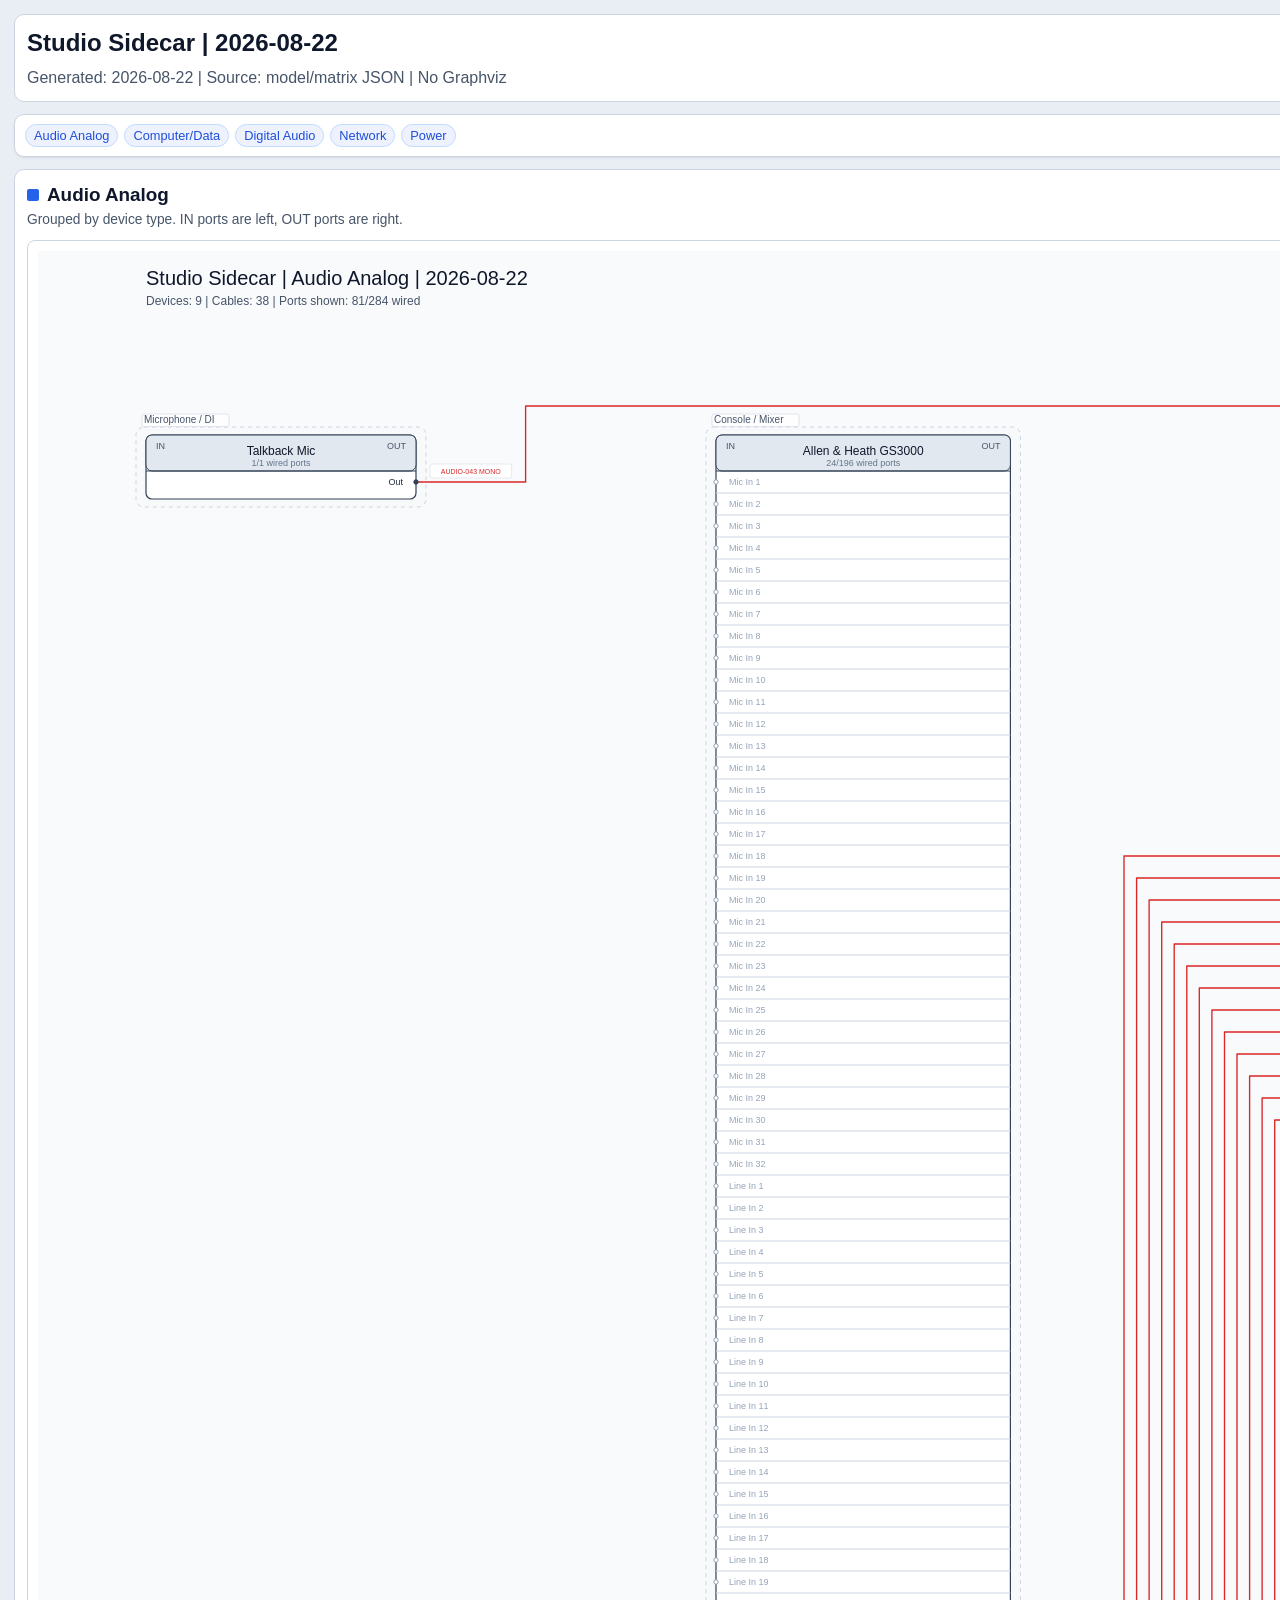
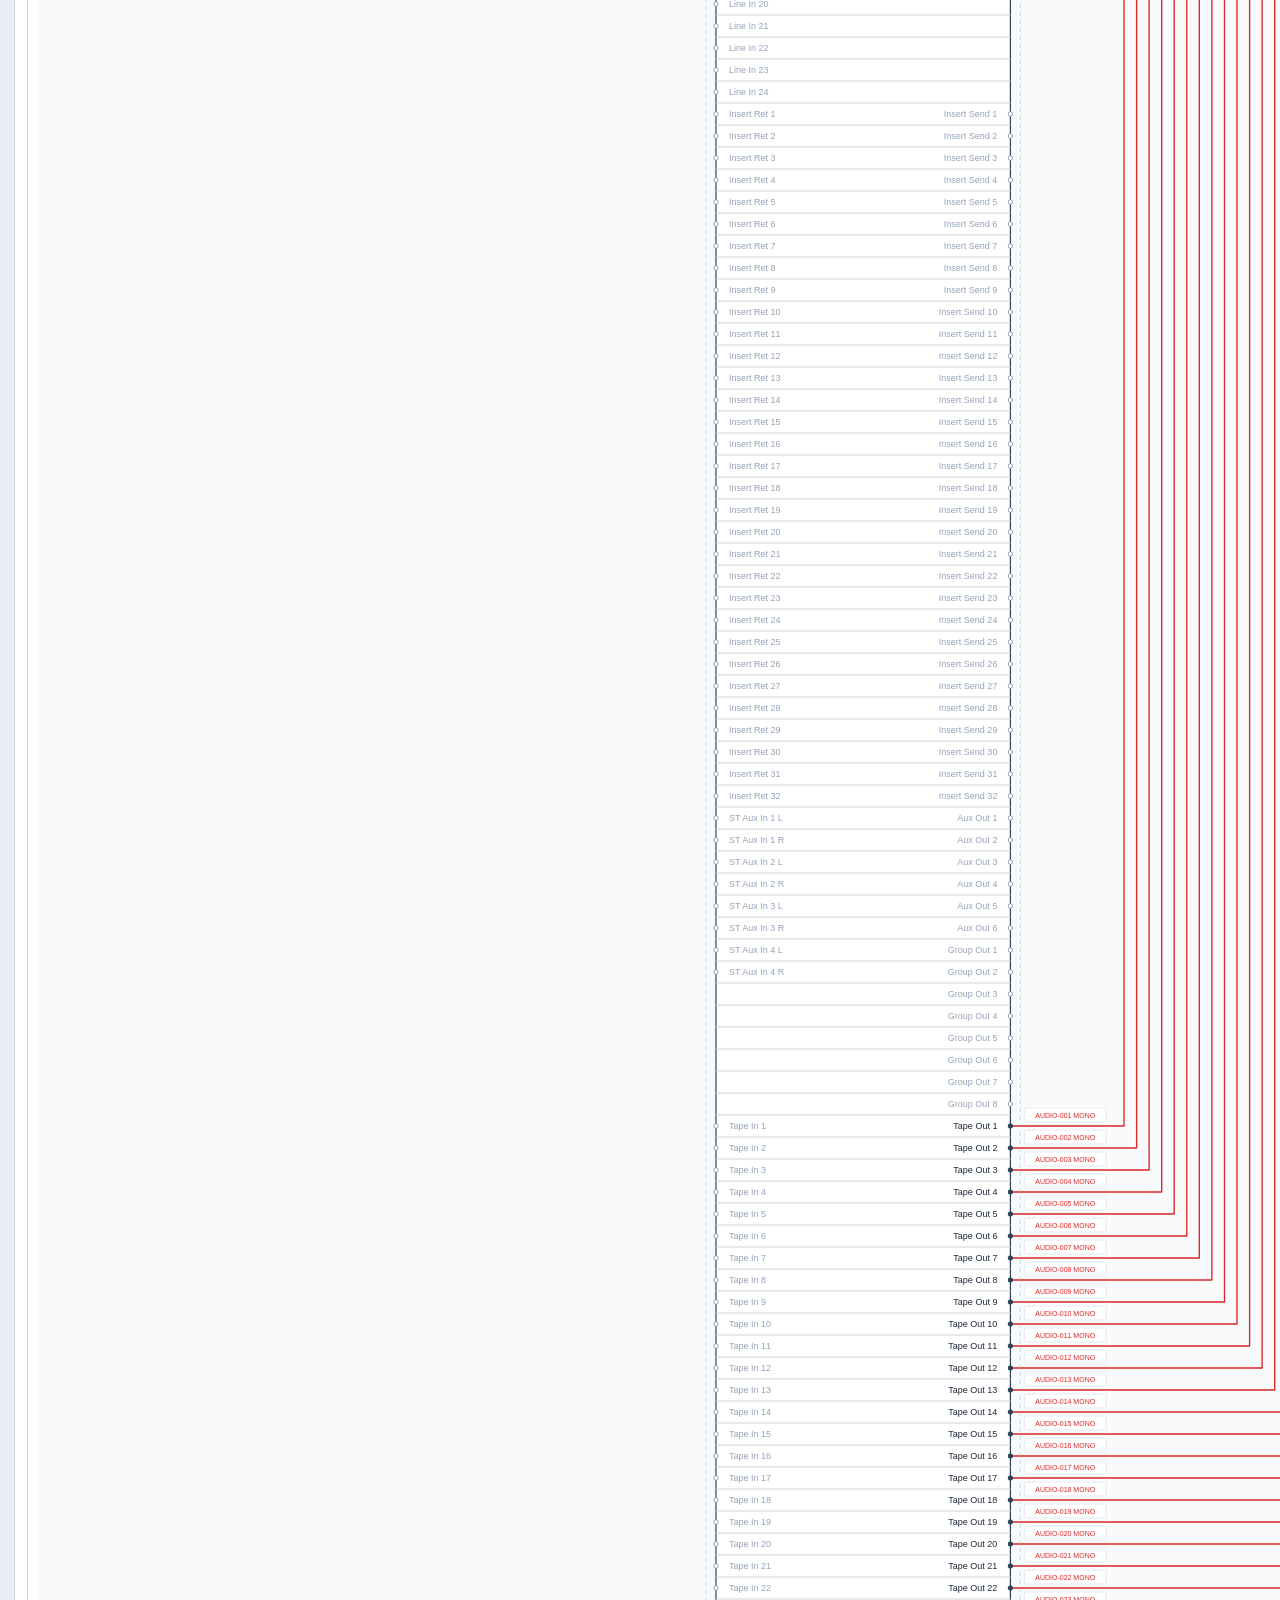
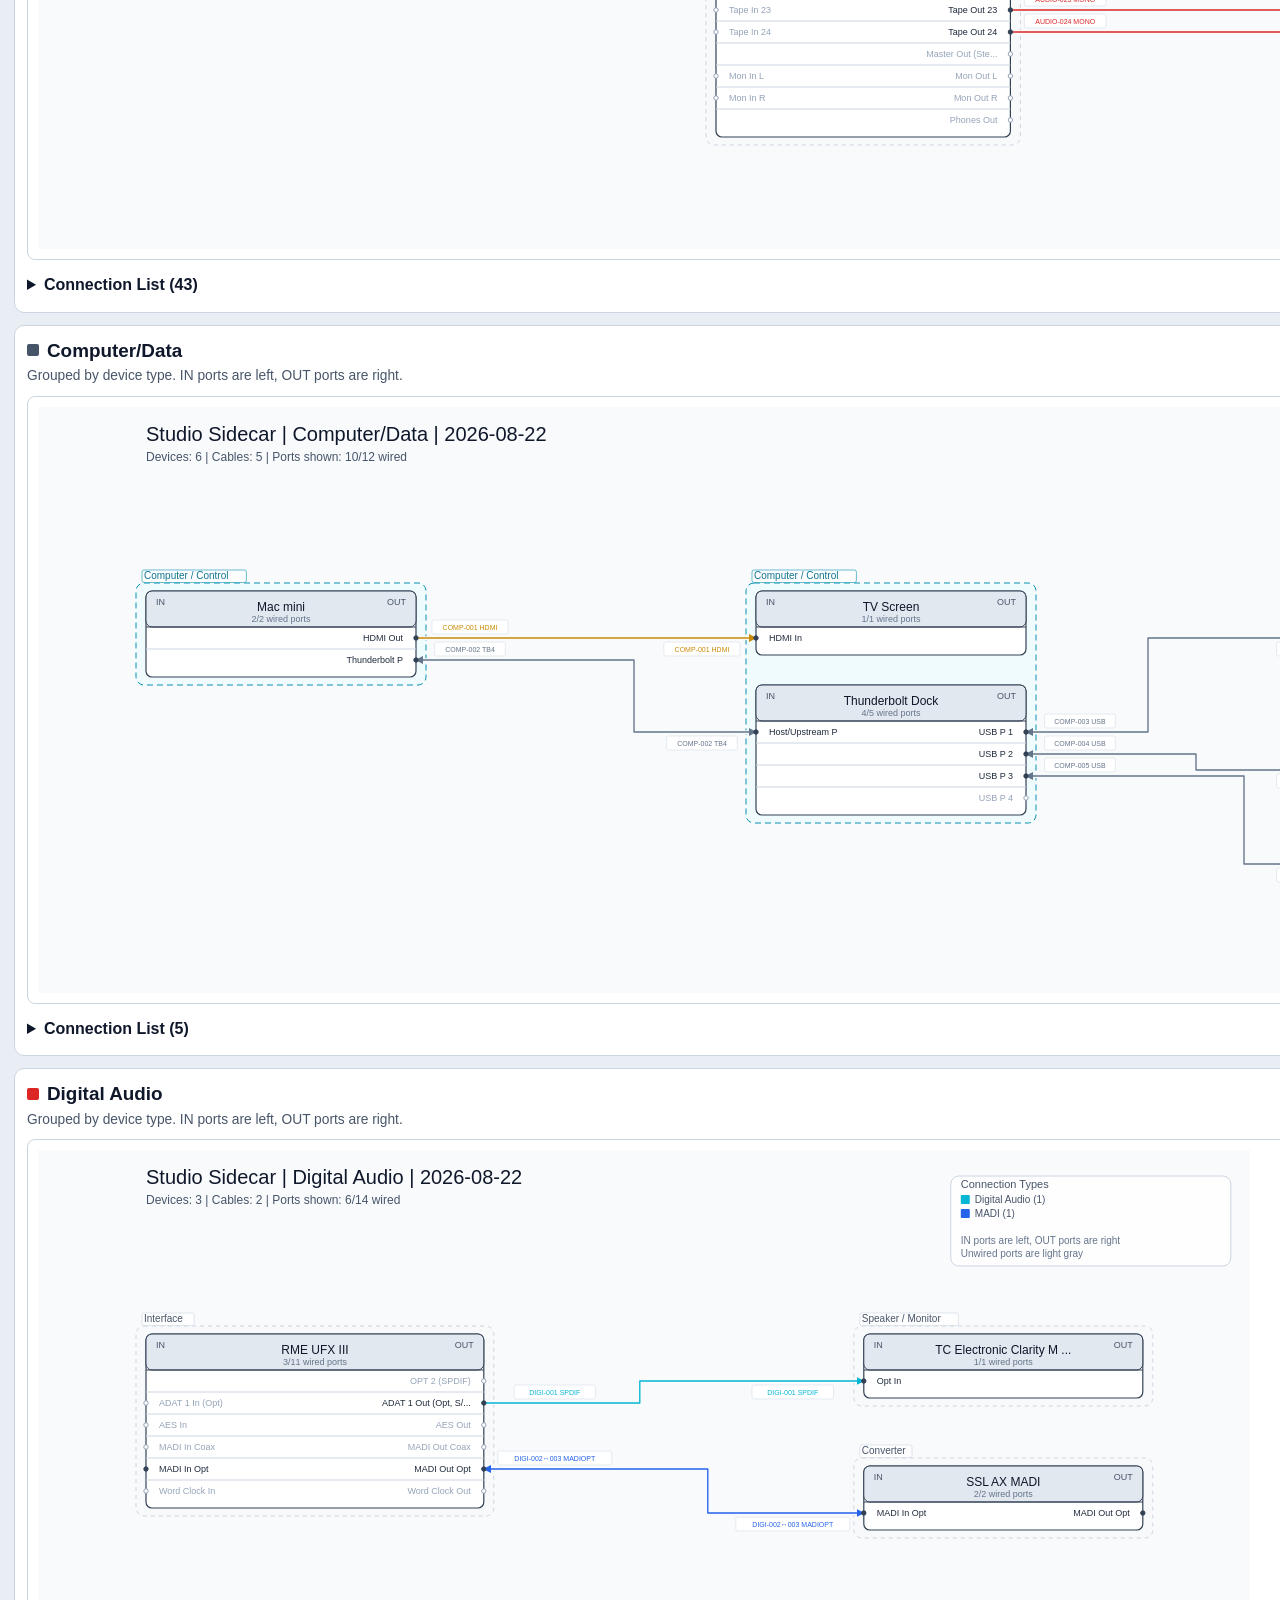
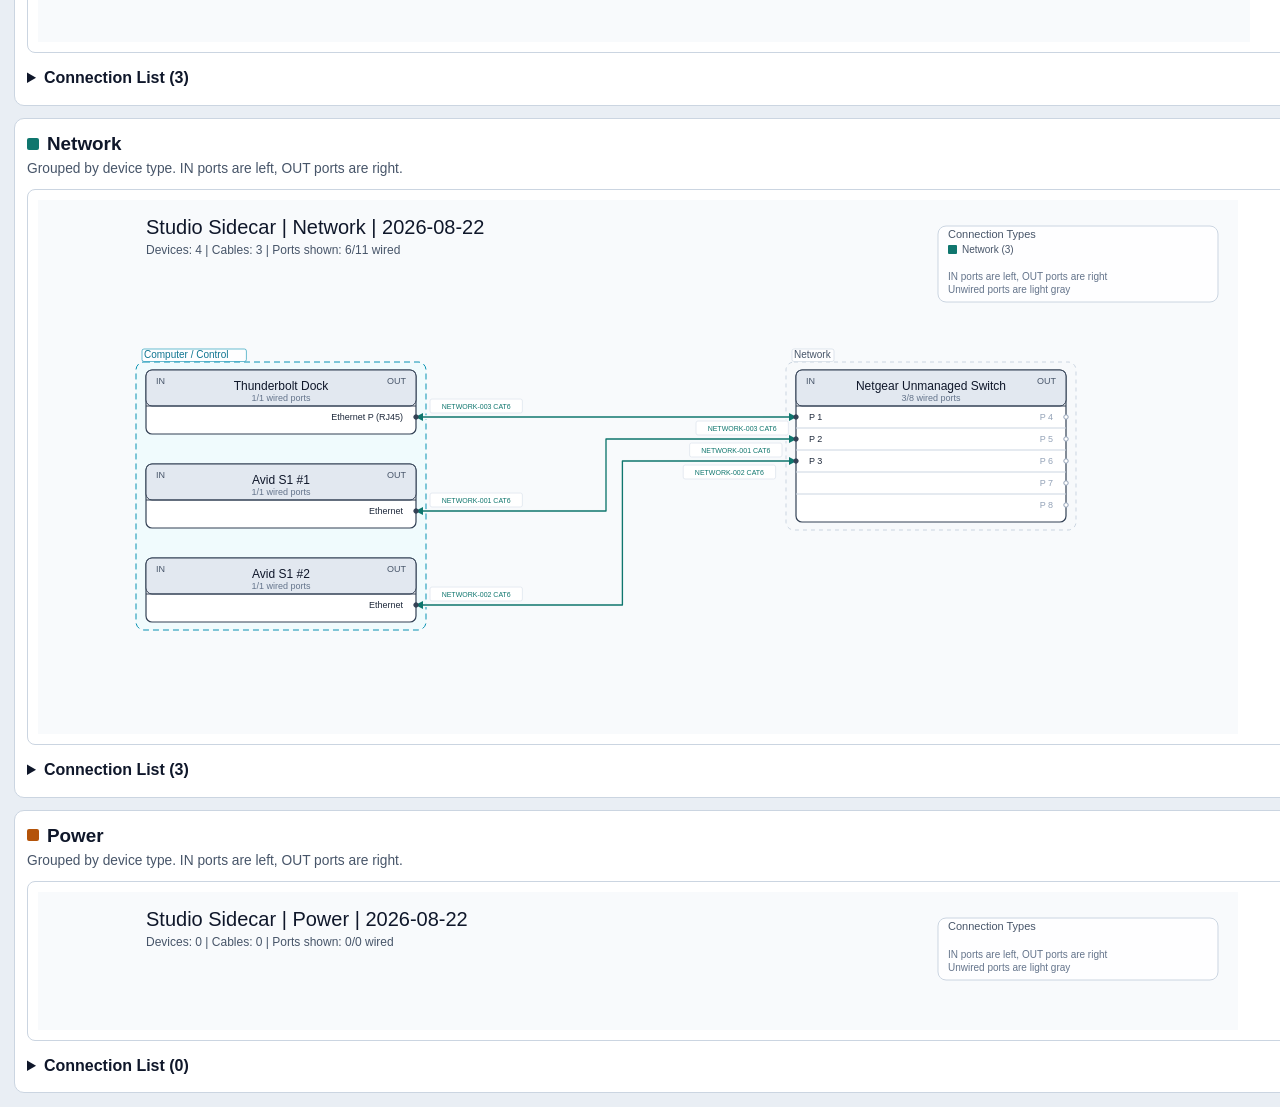
<file: projects/studio-sidecar/outputs/html/studio_wiring_point_to_point.html>
<!doctype html>
<html lang="en">
<head>
  <meta charset="utf-8" />
  <meta name="viewport" content="width=device-width, initial-scale=1" />
  <title>Studio Sidecar | 2026-08-22</title>
  <style>
    :root {
      color-scheme: light;
      --bg: #e9eef4;
      --panel: #ffffff;
      --text: #0f172a;
      --muted: #475569;
      --border: #cbd5e1;
      --link: #1d4ed8;
      --diagram-bg: #ffffff;
      --thead-bg: #e2e8f0;
      --chip-bg: #eef2ff;
      --chip-border: #bfdbfe;
      --toolbar-shadow: 0 1px 2px rgba(15, 23, 42, 0.08);
    }
    body.theme-dark {
      color-scheme: dark;
      --bg: #0b1220;
      --panel: #111827;
      --text: #e5e7eb;
      --muted: #94a3b8;
      --border: #334155;
      --link: #60a5fa;
      --diagram-bg: #0f172a;
      --thead-bg: #1f2937;
      --chip-bg: #1e293b;
      --chip-border: #334155;
      --toolbar-shadow: 0 1px 2px rgba(2, 6, 23, 0.4);
    }
    body {
      margin: 0;
      padding: 14px;
      background: var(--bg);
      color: var(--text);
      font-family: "Helvetica Neue", Helvetica, Arial, sans-serif;
      line-height: 1.35;
    }
    .page {
      display: grid;
      gap: 12px;
    }
    .top-panel {
      background: var(--panel);
      border: 1px solid var(--border);
      border-radius: 10px;
      padding: 12px;
    }
    h1 {
      margin: 0 0 8px 0;
      font-size: 1.5rem;
    }
    .meta {
      color: var(--muted);
      margin-bottom: 0;
    }
    .layer {
      background: var(--panel);
      border: 1px solid var(--border);
      border-radius: 10px;
      padding: 12px;
      margin: 0;
      scroll-margin-top: 84px;
    }
    .layer-head {
      display: flex;
      align-items: center;
      justify-content: space-between;
      gap: 8px;
      margin-bottom: 4px;
      flex-wrap: wrap;
    }
    .layer h2 {
      display: flex;
      align-items: center;
      gap: 8px;
      margin: 0;
      font-size: 1.18rem;
    }
    .layer-note {
      margin: 0 0 10px 0;
      color: var(--muted);
      font-size: 0.86rem;
    }
    .layer-stats {
      display: flex;
      align-items: center;
      gap: 6px;
      flex-wrap: wrap;
    }
    .stat-chip {
      display: inline-flex;
      align-items: center;
      gap: 4px;
      border: 1px solid var(--chip-border);
      background: var(--chip-bg);
      color: var(--text);
      border-radius: 999px;
      padding: 2px 8px;
      font-size: 0.74rem;
    }
    .swatch {
      display: inline-block;
      width: 12px;
      height: 12px;
      border-radius: 2px;
    }
    .diagram {
      overflow-x: auto;
      border: 1px solid var(--border);
      border-radius: 8px;
      background: var(--diagram-bg);
      padding: 10px;
    }
    .diagram svg {
      display: block;
    }
    details {
      margin-top: 10px;
    }
    .connection-details > summary {
      cursor: pointer;
      font-weight: 700;
      color: var(--text);
      padding: 4px 0;
    }
    .connection-table-wrap {
      margin-top: 8px;
      max-height: 360px;
      overflow: auto;
      border: 1px solid var(--border);
      border-radius: 8px;
      background: var(--panel);
    }
    table {
      width: 100%;
      min-width: 980px;
      border-collapse: collapse;
      font-size: 0.84rem;
    }
    th, td {
      border: 1px solid var(--border);
      padding: 6px 8px;
      text-align: left;
      vertical-align: top;
    }
    th {
      background: var(--thead-bg);
      position: sticky;
      top: 0;
      z-index: 1;
    }
    tbody tr:nth-child(even) {
      background: color-mix(in srgb, var(--panel) 88%, var(--bg) 12%);
    }
    td:first-child {
      font-family: ui-monospace, SFMono-Regular, Menlo, Monaco, Consolas, monospace;
      font-size: 0.8rem;
      white-space: nowrap;
    }
    .toolbar {
      margin: 0;
      display: flex;
      align-items: center;
      justify-content: space-between;
      gap: 10px;
      flex-wrap: wrap;
      position: sticky;
      top: 8px;
      z-index: 10;
      background: var(--panel);
      border: 1px solid var(--border);
      border-radius: 10px;
      box-shadow: var(--toolbar-shadow);
      padding: 8px 10px;
    }
    .layer-nav {
      margin: 0;
      display: flex;
      flex-wrap: wrap;
      gap: 6px;
    }
    .nav-chip {
      color: var(--link);
      text-decoration: none;
      font-size: 0.8rem;
      border: 1px solid var(--chip-border);
      background: var(--chip-bg);
      border-radius: 999px;
      padding: 2px 8px;
    }
    .nav-chip:hover {
      text-decoration: none;
      filter: brightness(0.98);
    }
    .toolbar-actions {
      display: flex;
      align-items: center;
      gap: 8px;
      flex-wrap: wrap;
    }
    .theme-toggle-btn {
      font-size: 0.86rem;
      padding: 4px 9px;
      border-radius: 7px;
      border: 1px solid var(--border);
      background: var(--panel);
      color: var(--text);
      cursor: pointer;
    }
    .list-toggle-btn {
      font-size: 0.82rem;
      padding: 4px 8px;
      border-radius: 7px;
      border: 1px solid var(--border);
      background: var(--panel);
      color: var(--text);
      cursor: pointer;
    }
    @media (max-width: 900px) {
      .toolbar {
        top: 6px;
      }
      .connection-table-wrap {
        max-height: 280px;
      }
    }
  </style>
</head>
<body class="main-prototype-mode">
  <div class="page">
  <header class="top-panel">
    <h1>Studio Sidecar | 2026-08-22</h1>
    <div class="meta">Generated: 2026-08-22 | Source: model/matrix JSON | No Graphviz</div>
  </header>
  <div class="toolbar">
    <nav class="layer-nav"><a class="nav-chip" href="#audio-analog">Audio Analog</a><a class="nav-chip" href="#computer-data">Computer/Data</a><a class="nav-chip" href="#digital-audio">Digital Audio</a><a class="nav-chip" href="#network">Network</a><a class="nav-chip" href="#power">Power</a></nav>
    <div class="toolbar-actions">
      <button id="toggleListsBtn" class="list-toggle-btn" type="button">Expand Lists</button>
      <button id="themeToggleBtn" class="theme-toggle-btn" type="button">Dark Mode: Off</button>
    </div>
  </div>
  <section class="layer" id="audio-analog">
  <div class="layer-head">
    <h2><span class="swatch" style="background:#2563eb;"></span>Audio Analog</h2>
    <div class="layer-stats">
      <span class="stat-chip">Cables <strong>43</strong></span>
      <span class="stat-chip">Devices <strong>9</strong></span>
    </div>
  </div>
  <p class="layer-note">Grouped by device type. IN ports are left, OUT ports are right.</p>
  <div class="diagram"><svg xmlns="http://www.w3.org/2000/svg" width="3116" height="3198" viewBox="0 0 3116 3198">
  <defs>
    <marker id="arrow" viewBox="0 0 10 10" refX="9" refY="5" markerUnits="userSpaceOnUse" markerWidth="8" markerHeight="8" orient="auto-start-reverse">
      <path d="M 0 0 L 10 5 L 0 10 z" fill="context-stroke"/>
    </marker>
  </defs>
  <rect x="0" y="0" width="100%" height="100%" fill="#f8fafc"/>
  <text x="108.0" y="34" font-family="Helvetica, Arial, sans-serif" font-size="20" fill="#0f172a">Studio Sidecar | Audio Analog | 2026-08-22</text>
  <text x="108.0" y="54" font-family="Helvetica, Arial, sans-serif" font-size="12" fill="#475569">Devices: 9 | Cables: 38 | Ports shown: 81/284 wired</text>
  <rect x="98.0" y="176.0" width="290.0" height="80.0" rx="8" ry="8" fill="#f8fafc" fill-opacity="0.55" stroke="#cbd5e1" stroke-width="1" stroke-dasharray="4 4"/>
  <rect x="668.0" y="176.0" width="314.4" height="2918.0" rx="8" ry="8" fill="#f8fafc" fill-opacity="0.55" stroke="#cbd5e1" stroke-width="1" stroke-dasharray="4 4"/>
  <rect x="1478.4" y="176.0" width="351.6" height="322.0" rx="8" ry="8" fill="#f8fafc" fill-opacity="0.55" stroke="#cbd5e1" stroke-width="1" stroke-dasharray="4 4"/>
  <rect x="1478.4" y="550.0" width="351.6" height="586.0" rx="8" ry="8" fill="#f8fafc" fill-opacity="0.55" stroke="#cbd5e1" stroke-width="1" stroke-dasharray="4 4"/>
  <rect x="2158.0" y="176.0" width="290.0" height="400.0" rx="8" ry="8" fill="#f8fafc" fill-opacity="0.55" stroke="#cbd5e1" stroke-width="1" stroke-dasharray="4 4"/>
  <rect x="2728.0" y="176.0" width="290.0" height="218.0" rx="8" ry="8" fill="#f8fafc" fill-opacity="0.55" stroke="#cbd5e1" stroke-width="1" stroke-dasharray="4 4"/>
  <path d="M 972.4 2475.0 H 1086.0 V 605.0 H 1488.4" fill="none" stroke="#f8fafc" stroke-width="3.75" stroke-linecap="round" stroke-linejoin="round" aria-hidden="true"/>
  <path d="M 972.4 2475.0 H 1086.0 V 605.0 H 1488.4" fill="none" stroke="#dc2626" stroke-width="1.35" stroke-linecap="round" stroke-linejoin="round" marker-end="url(#arrow)"><title>AUDIO-001: Allen &amp; Heath GS3000 [Tape Out 1] -&gt; SSL AX MADI [Line In 1]</title></path>
  <path d="M 972.4 2497.0 H 1098.6 V 627.0 H 1488.4" fill="none" stroke="#f8fafc" stroke-width="3.75" stroke-linecap="round" stroke-linejoin="round" aria-hidden="true"/>
  <path d="M 972.4 2497.0 H 1098.6 V 627.0 H 1488.4" fill="none" stroke="#dc2626" stroke-width="1.35" stroke-linecap="round" stroke-linejoin="round" marker-end="url(#arrow)"><title>AUDIO-002: Allen &amp; Heath GS3000 [Tape Out 2] -&gt; SSL AX MADI [Line In 2]</title></path>
  <path d="M 972.4 2519.0 H 1111.1 V 649.0 H 1488.4" fill="none" stroke="#f8fafc" stroke-width="3.75" stroke-linecap="round" stroke-linejoin="round" aria-hidden="true"/>
  <path d="M 972.4 2519.0 H 1111.1 V 649.0 H 1488.4" fill="none" stroke="#dc2626" stroke-width="1.35" stroke-linecap="round" stroke-linejoin="round" marker-end="url(#arrow)"><title>AUDIO-003: Allen &amp; Heath GS3000 [Tape Out 3] -&gt; SSL AX MADI [Line In 3]</title></path>
  <path d="M 972.4 2541.0 H 1123.7 V 671.0 H 1488.4" fill="none" stroke="#f8fafc" stroke-width="3.75" stroke-linecap="round" stroke-linejoin="round" aria-hidden="true"/>
  <path d="M 972.4 2541.0 H 1123.7 V 671.0 H 1488.4" fill="none" stroke="#dc2626" stroke-width="1.35" stroke-linecap="round" stroke-linejoin="round" marker-end="url(#arrow)"><title>AUDIO-004: Allen &amp; Heath GS3000 [Tape Out 4] -&gt; SSL AX MADI [Line In 4]</title></path>
  <path d="M 972.4 2563.0 H 1136.2 V 693.0 H 1488.4" fill="none" stroke="#f8fafc" stroke-width="3.75" stroke-linecap="round" stroke-linejoin="round" aria-hidden="true"/>
  <path d="M 972.4 2563.0 H 1136.2 V 693.0 H 1488.4" fill="none" stroke="#dc2626" stroke-width="1.35" stroke-linecap="round" stroke-linejoin="round" marker-end="url(#arrow)"><title>AUDIO-005: Allen &amp; Heath GS3000 [Tape Out 5] -&gt; SSL AX MADI [Line In 5]</title></path>
  <path d="M 972.4 2585.0 H 1148.8 V 715.0 H 1488.4" fill="none" stroke="#f8fafc" stroke-width="3.75" stroke-linecap="round" stroke-linejoin="round" aria-hidden="true"/>
  <path d="M 972.4 2585.0 H 1148.8 V 715.0 H 1488.4" fill="none" stroke="#dc2626" stroke-width="1.35" stroke-linecap="round" stroke-linejoin="round" marker-end="url(#arrow)"><title>AUDIO-006: Allen &amp; Heath GS3000 [Tape Out 6] -&gt; SSL AX MADI [Line In 6]</title></path>
  <path d="M 972.4 2607.0 H 1161.3 V 737.0 H 1488.4" fill="none" stroke="#f8fafc" stroke-width="3.75" stroke-linecap="round" stroke-linejoin="round" aria-hidden="true"/>
  <path d="M 972.4 2607.0 H 1161.3 V 737.0 H 1488.4" fill="none" stroke="#dc2626" stroke-width="1.35" stroke-linecap="round" stroke-linejoin="round" marker-end="url(#arrow)"><title>AUDIO-007: Allen &amp; Heath GS3000 [Tape Out 7] -&gt; SSL AX MADI [Line In 7]</title></path>
  <path d="M 972.4 2629.0 H 1173.9 V 759.0 H 1488.4" fill="none" stroke="#f8fafc" stroke-width="3.75" stroke-linecap="round" stroke-linejoin="round" aria-hidden="true"/>
  <path d="M 972.4 2629.0 H 1173.9 V 759.0 H 1488.4" fill="none" stroke="#dc2626" stroke-width="1.35" stroke-linecap="round" stroke-linejoin="round" marker-end="url(#arrow)"><title>AUDIO-008: Allen &amp; Heath GS3000 [Tape Out 8] -&gt; SSL AX MADI [Line In 8]</title></path>
  <path d="M 972.4 2651.0 H 1186.5 V 781.0 H 1488.4" fill="none" stroke="#f8fafc" stroke-width="3.75" stroke-linecap="round" stroke-linejoin="round" aria-hidden="true"/>
  <path d="M 972.4 2651.0 H 1186.5 V 781.0 H 1488.4" fill="none" stroke="#dc2626" stroke-width="1.35" stroke-linecap="round" stroke-linejoin="round" marker-end="url(#arrow)"><title>AUDIO-009: Allen &amp; Heath GS3000 [Tape Out 9] -&gt; SSL AX MADI [Line In 9]</title></path>
  <path d="M 972.4 2673.0 H 1199.0 V 803.0 H 1488.4" fill="none" stroke="#f8fafc" stroke-width="3.75" stroke-linecap="round" stroke-linejoin="round" aria-hidden="true"/>
  <path d="M 972.4 2673.0 H 1199.0 V 803.0 H 1488.4" fill="none" stroke="#dc2626" stroke-width="1.35" stroke-linecap="round" stroke-linejoin="round" marker-end="url(#arrow)"><title>AUDIO-010: Allen &amp; Heath GS3000 [Tape Out 10] -&gt; SSL AX MADI [Line In 10]</title></path>
  <path d="M 972.4 2695.0 H 1211.6 V 825.0 H 1488.4" fill="none" stroke="#f8fafc" stroke-width="3.75" stroke-linecap="round" stroke-linejoin="round" aria-hidden="true"/>
  <path d="M 972.4 2695.0 H 1211.6 V 825.0 H 1488.4" fill="none" stroke="#dc2626" stroke-width="1.35" stroke-linecap="round" stroke-linejoin="round" marker-end="url(#arrow)"><title>AUDIO-011: Allen &amp; Heath GS3000 [Tape Out 11] -&gt; SSL AX MADI [Line In 11]</title></path>
  <path d="M 972.4 2717.0 H 1224.1 V 847.0 H 1488.4" fill="none" stroke="#f8fafc" stroke-width="3.75" stroke-linecap="round" stroke-linejoin="round" aria-hidden="true"/>
  <path d="M 972.4 2717.0 H 1224.1 V 847.0 H 1488.4" fill="none" stroke="#dc2626" stroke-width="1.35" stroke-linecap="round" stroke-linejoin="round" marker-end="url(#arrow)"><title>AUDIO-012: Allen &amp; Heath GS3000 [Tape Out 12] -&gt; SSL AX MADI [Line In 12]</title></path>
  <path d="M 972.4 2739.0 H 1236.7 V 869.0 H 1488.4" fill="none" stroke="#f8fafc" stroke-width="3.75" stroke-linecap="round" stroke-linejoin="round" aria-hidden="true"/>
  <path d="M 972.4 2739.0 H 1236.7 V 869.0 H 1488.4" fill="none" stroke="#dc2626" stroke-width="1.35" stroke-linecap="round" stroke-linejoin="round" marker-end="url(#arrow)"><title>AUDIO-013: Allen &amp; Heath GS3000 [Tape Out 13] -&gt; SSL AX MADI [Line In 13]</title></path>
  <path d="M 972.4 2761.0 H 1249.2 V 891.0 H 1488.4" fill="none" stroke="#f8fafc" stroke-width="3.75" stroke-linecap="round" stroke-linejoin="round" aria-hidden="true"/>
  <path d="M 972.4 2761.0 H 1249.2 V 891.0 H 1488.4" fill="none" stroke="#dc2626" stroke-width="1.35" stroke-linecap="round" stroke-linejoin="round" marker-end="url(#arrow)"><title>AUDIO-014: Allen &amp; Heath GS3000 [Tape Out 14] -&gt; SSL AX MADI [Line In 14]</title></path>
  <path d="M 972.4 2783.0 H 1261.8 V 913.0 H 1488.4" fill="none" stroke="#f8fafc" stroke-width="3.75" stroke-linecap="round" stroke-linejoin="round" aria-hidden="true"/>
  <path d="M 972.4 2783.0 H 1261.8 V 913.0 H 1488.4" fill="none" stroke="#dc2626" stroke-width="1.35" stroke-linecap="round" stroke-linejoin="round" marker-end="url(#arrow)"><title>AUDIO-015: Allen &amp; Heath GS3000 [Tape Out 15] -&gt; SSL AX MADI [Line In 15]</title></path>
  <path d="M 972.4 2805.0 H 1274.3 V 935.0 H 1488.4" fill="none" stroke="#f8fafc" stroke-width="3.75" stroke-linecap="round" stroke-linejoin="round" aria-hidden="true"/>
  <path d="M 972.4 2805.0 H 1274.3 V 935.0 H 1488.4" fill="none" stroke="#dc2626" stroke-width="1.35" stroke-linecap="round" stroke-linejoin="round" marker-end="url(#arrow)"><title>AUDIO-016: Allen &amp; Heath GS3000 [Tape Out 16] -&gt; SSL AX MADI [Line In 16]</title></path>
  <path d="M 972.4 2827.0 H 1286.9 V 957.0 H 1488.4" fill="none" stroke="#f8fafc" stroke-width="3.75" stroke-linecap="round" stroke-linejoin="round" aria-hidden="true"/>
  <path d="M 972.4 2827.0 H 1286.9 V 957.0 H 1488.4" fill="none" stroke="#dc2626" stroke-width="1.35" stroke-linecap="round" stroke-linejoin="round" marker-end="url(#arrow)"><title>AUDIO-017: Allen &amp; Heath GS3000 [Tape Out 17] -&gt; SSL AX MADI [Line In 17]</title></path>
  <path d="M 972.4 2849.0 H 1299.5 V 979.0 H 1488.4" fill="none" stroke="#f8fafc" stroke-width="3.75" stroke-linecap="round" stroke-linejoin="round" aria-hidden="true"/>
  <path d="M 972.4 2849.0 H 1299.5 V 979.0 H 1488.4" fill="none" stroke="#dc2626" stroke-width="1.35" stroke-linecap="round" stroke-linejoin="round" marker-end="url(#arrow)"><title>AUDIO-018: Allen &amp; Heath GS3000 [Tape Out 18] -&gt; SSL AX MADI [Line In 18]</title></path>
  <path d="M 972.4 2871.0 H 1312.0 V 1001.0 H 1488.4" fill="none" stroke="#f8fafc" stroke-width="3.75" stroke-linecap="round" stroke-linejoin="round" aria-hidden="true"/>
  <path d="M 972.4 2871.0 H 1312.0 V 1001.0 H 1488.4" fill="none" stroke="#dc2626" stroke-width="1.35" stroke-linecap="round" stroke-linejoin="round" marker-end="url(#arrow)"><title>AUDIO-019: Allen &amp; Heath GS3000 [Tape Out 19] -&gt; SSL AX MADI [Line In 19]</title></path>
  <path d="M 972.4 2893.0 H 1324.6 V 1023.0 H 1488.4" fill="none" stroke="#f8fafc" stroke-width="3.75" stroke-linecap="round" stroke-linejoin="round" aria-hidden="true"/>
  <path d="M 972.4 2893.0 H 1324.6 V 1023.0 H 1488.4" fill="none" stroke="#dc2626" stroke-width="1.35" stroke-linecap="round" stroke-linejoin="round" marker-end="url(#arrow)"><title>AUDIO-020: Allen &amp; Heath GS3000 [Tape Out 20] -&gt; SSL AX MADI [Line In 20]</title></path>
  <path d="M 972.4 2915.0 H 1337.1 V 1045.0 H 1488.4" fill="none" stroke="#f8fafc" stroke-width="3.75" stroke-linecap="round" stroke-linejoin="round" aria-hidden="true"/>
  <path d="M 972.4 2915.0 H 1337.1 V 1045.0 H 1488.4" fill="none" stroke="#dc2626" stroke-width="1.35" stroke-linecap="round" stroke-linejoin="round" marker-end="url(#arrow)"><title>AUDIO-021: Allen &amp; Heath GS3000 [Tape Out 21] -&gt; SSL AX MADI [Line In 21]</title></path>
  <path d="M 972.4 2937.0 H 1349.7 V 1067.0 H 1488.4" fill="none" stroke="#f8fafc" stroke-width="3.75" stroke-linecap="round" stroke-linejoin="round" aria-hidden="true"/>
  <path d="M 972.4 2937.0 H 1349.7 V 1067.0 H 1488.4" fill="none" stroke="#dc2626" stroke-width="1.35" stroke-linecap="round" stroke-linejoin="round" marker-end="url(#arrow)"><title>AUDIO-022: Allen &amp; Heath GS3000 [Tape Out 22] -&gt; SSL AX MADI [Line In 22]</title></path>
  <path d="M 972.4 2959.0 H 1362.2 V 1089.0 H 1488.4" fill="none" stroke="#f8fafc" stroke-width="3.75" stroke-linecap="round" stroke-linejoin="round" aria-hidden="true"/>
  <path d="M 972.4 2959.0 H 1362.2 V 1089.0 H 1488.4" fill="none" stroke="#dc2626" stroke-width="1.35" stroke-linecap="round" stroke-linejoin="round" marker-end="url(#arrow)"><title>AUDIO-023: Allen &amp; Heath GS3000 [Tape Out 23] -&gt; SSL AX MADI [Line In 23]</title></path>
  <path d="M 972.4 2981.0 H 1374.8 V 1111.0 H 1488.4" fill="none" stroke="#f8fafc" stroke-width="3.75" stroke-linecap="round" stroke-linejoin="round" aria-hidden="true"/>
  <path d="M 972.4 2981.0 H 1374.8 V 1111.0 H 1488.4" fill="none" stroke="#dc2626" stroke-width="1.35" stroke-linecap="round" stroke-linejoin="round" marker-end="url(#arrow)"><title>AUDIO-024: Allen &amp; Heath GS3000 [Tape Out 24] -&gt; SSL AX MADI [Line In 24]</title></path>
  <path d="M 1820.0 231.0 H 2168.0" fill="none" stroke="#f8fafc" stroke-width="3.75" stroke-linecap="round" stroke-linejoin="round" aria-hidden="true"/>
  <path d="M 1820.0 231.0 H 2168.0" fill="none" stroke="#dc2626" stroke-width="1.35" stroke-linecap="round" stroke-linejoin="round" marker-end="url(#arrow)"><title>AUDIO-029: RME UFX III [Line Out 1 (XLR)] -&gt; Behringer A800 #1 [Input L]</title></path>
  <path d="M 1820.0 253.0 H 2168.0" fill="none" stroke="#f8fafc" stroke-width="3.75" stroke-linecap="round" stroke-linejoin="round" aria-hidden="true"/>
  <path d="M 1820.0 253.0 H 2168.0" fill="none" stroke="#dc2626" stroke-width="1.35" stroke-linecap="round" stroke-linejoin="round" marker-end="url(#arrow)"><title>AUDIO-030: RME UFX III [Line Out 2 (XLR)] -&gt; Behringer A800 #1 [Input R]</title></path>
  <path d="M 1820.0 275.0 H 1977.2 V 347.0 H 2168.0" fill="none" stroke="#f8fafc" stroke-width="3.75" stroke-linecap="round" stroke-linejoin="round" aria-hidden="true"/>
  <path d="M 1820.0 275.0 H 1977.2 V 347.0 H 2168.0" fill="none" stroke="#dc2626" stroke-width="1.35" stroke-linecap="round" stroke-linejoin="round" marker-end="url(#arrow)"><title>AUDIO-031: RME UFX III [Line Out 3] -&gt; Behringer A800 #2 [Input L]</title></path>
  <path d="M 1820.0 297.0 H 1943.6 V 369.0 H 2168.0" fill="none" stroke="#f8fafc" stroke-width="3.75" stroke-linecap="round" stroke-linejoin="round" aria-hidden="true"/>
  <path d="M 1820.0 297.0 H 1943.6 V 369.0 H 2168.0" fill="none" stroke="#dc2626" stroke-width="1.35" stroke-linecap="round" stroke-linejoin="round" marker-end="url(#arrow)"><title>AUDIO-032: RME UFX III [Line Out 4] -&gt; Behringer A800 #2 [Input R]</title></path>
  <path d="M 1834.0 616.0 H 1941.5 V 463.0 H 2168.0" fill="none" stroke="#f8fafc" stroke-width="3.75" stroke-linecap="round" stroke-linejoin="round" aria-hidden="true"/>
  <path d="M 1834.0 616.0 H 1941.5 V 463.0 H 2168.0" fill="none" stroke="#dc2626" stroke-width="1.35" stroke-linecap="round" stroke-linejoin="round" marker-end="url(#arrow)"><title>AUDIO-033: SSL AX MADI [Line Out 1+Line Out 2] -&gt; IMG STAGELINE PPA-100/SW [HA In 1]</title></path>
  <line class="stereo-source-collector" x1="1834.0" y1="605.0" x2="1834.0" y2="627.0" stroke="#f8fafc" stroke-width="3.75" stroke-linecap="round" aria-hidden="true"/>
  <line class="stereo-source-collector" x1="1834.0" y1="605.0" x2="1834.0" y2="627.0" stroke="#dc2626" stroke-width="1.35" stroke-linecap="round"/>
  <line class="stereo-source-branch" x1="1820.0" y1="605.0" x2="1834.0" y2="605.0" stroke="#f8fafc" stroke-width="3.75" stroke-linecap="round" aria-hidden="true"/>
  <line class="stereo-source-branch" x1="1820.0" y1="605.0" x2="1834.0" y2="605.0" stroke="#dc2626" stroke-width="1.35" stroke-linecap="round"/>
  <line class="stereo-source-branch" x1="1820.0" y1="627.0" x2="1834.0" y2="627.0" stroke="#f8fafc" stroke-width="3.75" stroke-linecap="round" aria-hidden="true"/>
  <line class="stereo-source-branch" x1="1820.0" y1="627.0" x2="1834.0" y2="627.0" stroke="#dc2626" stroke-width="1.35" stroke-linecap="round"/>
  <circle class="stereo-source-merge" cx="1834.0" cy="616.0" r="2.8" fill="#dc2626" stroke="#f8fafc" stroke-width="1.1"/>
  <path d="M 1834.0 660.0 H 1967.8 V 485.0 H 2168.0" fill="none" stroke="#f8fafc" stroke-width="3.75" stroke-linecap="round" stroke-linejoin="round" aria-hidden="true"/>
  <path d="M 1834.0 660.0 H 1967.8 V 485.0 H 2168.0" fill="none" stroke="#dc2626" stroke-width="1.35" stroke-linecap="round" stroke-linejoin="round" marker-end="url(#arrow)"><title>AUDIO-035: SSL AX MADI [Line Out 3+Line Out 4] -&gt; IMG STAGELINE PPA-100/SW [HA In 2]</title></path>
  <line class="stereo-source-collector" x1="1834.0" y1="649.0" x2="1834.0" y2="671.0" stroke="#f8fafc" stroke-width="3.75" stroke-linecap="round" aria-hidden="true"/>
  <line class="stereo-source-collector" x1="1834.0" y1="649.0" x2="1834.0" y2="671.0" stroke="#dc2626" stroke-width="1.35" stroke-linecap="round"/>
  <line class="stereo-source-branch" x1="1820.0" y1="649.0" x2="1834.0" y2="649.0" stroke="#f8fafc" stroke-width="3.75" stroke-linecap="round" aria-hidden="true"/>
  <line class="stereo-source-branch" x1="1820.0" y1="649.0" x2="1834.0" y2="649.0" stroke="#dc2626" stroke-width="1.35" stroke-linecap="round"/>
  <line class="stereo-source-branch" x1="1820.0" y1="671.0" x2="1834.0" y2="671.0" stroke="#f8fafc" stroke-width="3.75" stroke-linecap="round" aria-hidden="true"/>
  <line class="stereo-source-branch" x1="1820.0" y1="671.0" x2="1834.0" y2="671.0" stroke="#dc2626" stroke-width="1.35" stroke-linecap="round"/>
  <circle class="stereo-source-merge" cx="1834.0" cy="660.0" r="2.8" fill="#dc2626" stroke="#f8fafc" stroke-width="1.1"/>
  <path d="M 1834.0 704.0 H 1994.0 V 507.0 H 2168.0" fill="none" stroke="#f8fafc" stroke-width="3.75" stroke-linecap="round" stroke-linejoin="round" aria-hidden="true"/>
  <path d="M 1834.0 704.0 H 1994.0 V 507.0 H 2168.0" fill="none" stroke="#dc2626" stroke-width="1.35" stroke-linecap="round" stroke-linejoin="round" marker-end="url(#arrow)"><title>AUDIO-037: SSL AX MADI [Line Out 5+Line Out 6] -&gt; IMG STAGELINE PPA-100/SW [HA In 3]</title></path>
  <line class="stereo-source-collector" x1="1834.0" y1="693.0" x2="1834.0" y2="715.0" stroke="#f8fafc" stroke-width="3.75" stroke-linecap="round" aria-hidden="true"/>
  <line class="stereo-source-collector" x1="1834.0" y1="693.0" x2="1834.0" y2="715.0" stroke="#dc2626" stroke-width="1.35" stroke-linecap="round"/>
  <line class="stereo-source-branch" x1="1820.0" y1="693.0" x2="1834.0" y2="693.0" stroke="#f8fafc" stroke-width="3.75" stroke-linecap="round" aria-hidden="true"/>
  <line class="stereo-source-branch" x1="1820.0" y1="693.0" x2="1834.0" y2="693.0" stroke="#dc2626" stroke-width="1.35" stroke-linecap="round"/>
  <line class="stereo-source-branch" x1="1820.0" y1="715.0" x2="1834.0" y2="715.0" stroke="#f8fafc" stroke-width="3.75" stroke-linecap="round" aria-hidden="true"/>
  <line class="stereo-source-branch" x1="1820.0" y1="715.0" x2="1834.0" y2="715.0" stroke="#dc2626" stroke-width="1.35" stroke-linecap="round"/>
  <circle class="stereo-source-merge" cx="1834.0" cy="704.0" r="2.8" fill="#dc2626" stroke="#f8fafc" stroke-width="1.1"/>
  <path d="M 1834.0 748.0 H 2020.2 V 529.0 H 2168.0" fill="none" stroke="#f8fafc" stroke-width="3.75" stroke-linecap="round" stroke-linejoin="round" aria-hidden="true"/>
  <path d="M 1834.0 748.0 H 2020.2 V 529.0 H 2168.0" fill="none" stroke="#dc2626" stroke-width="1.35" stroke-linecap="round" stroke-linejoin="round" marker-end="url(#arrow)"><title>AUDIO-039: SSL AX MADI [Line Out 7+Line Out 8] -&gt; IMG STAGELINE PPA-100/SW [HA In 4]</title></path>
  <line class="stereo-source-collector" x1="1834.0" y1="737.0" x2="1834.0" y2="759.0" stroke="#f8fafc" stroke-width="3.75" stroke-linecap="round" aria-hidden="true"/>
  <line class="stereo-source-collector" x1="1834.0" y1="737.0" x2="1834.0" y2="759.0" stroke="#dc2626" stroke-width="1.35" stroke-linecap="round"/>
  <line class="stereo-source-branch" x1="1820.0" y1="737.0" x2="1834.0" y2="737.0" stroke="#f8fafc" stroke-width="3.75" stroke-linecap="round" aria-hidden="true"/>
  <line class="stereo-source-branch" x1="1820.0" y1="737.0" x2="1834.0" y2="737.0" stroke="#dc2626" stroke-width="1.35" stroke-linecap="round"/>
  <line class="stereo-source-branch" x1="1820.0" y1="759.0" x2="1834.0" y2="759.0" stroke="#f8fafc" stroke-width="3.75" stroke-linecap="round" aria-hidden="true"/>
  <line class="stereo-source-branch" x1="1820.0" y1="759.0" x2="1834.0" y2="759.0" stroke="#dc2626" stroke-width="1.35" stroke-linecap="round"/>
  <circle class="stereo-source-merge" cx="1834.0" cy="748.0" r="2.8" fill="#dc2626" stroke="#f8fafc" stroke-width="1.1"/>
  <path d="M 1834.0 792.0 H 2046.5 V 551.0 H 2168.0" fill="none" stroke="#f8fafc" stroke-width="3.75" stroke-linecap="round" stroke-linejoin="round" aria-hidden="true"/>
  <path d="M 1834.0 792.0 H 2046.5 V 551.0 H 2168.0" fill="none" stroke="#dc2626" stroke-width="1.35" stroke-linecap="round" stroke-linejoin="round" marker-end="url(#arrow)"><title>AUDIO-041: SSL AX MADI [Line Out 9+Line Out 10] -&gt; IMG STAGELINE PPA-100/SW [HA In 5]</title></path>
  <line class="stereo-source-collector" x1="1834.0" y1="781.0" x2="1834.0" y2="803.0" stroke="#f8fafc" stroke-width="3.75" stroke-linecap="round" aria-hidden="true"/>
  <line class="stereo-source-collector" x1="1834.0" y1="781.0" x2="1834.0" y2="803.0" stroke="#dc2626" stroke-width="1.35" stroke-linecap="round"/>
  <line class="stereo-source-branch" x1="1820.0" y1="781.0" x2="1834.0" y2="781.0" stroke="#f8fafc" stroke-width="3.75" stroke-linecap="round" aria-hidden="true"/>
  <line class="stereo-source-branch" x1="1820.0" y1="781.0" x2="1834.0" y2="781.0" stroke="#dc2626" stroke-width="1.35" stroke-linecap="round"/>
  <line class="stereo-source-branch" x1="1820.0" y1="803.0" x2="1834.0" y2="803.0" stroke="#f8fafc" stroke-width="3.75" stroke-linecap="round" aria-hidden="true"/>
  <line class="stereo-source-branch" x1="1820.0" y1="803.0" x2="1834.0" y2="803.0" stroke="#dc2626" stroke-width="1.35" stroke-linecap="round"/>
  <circle class="stereo-source-merge" cx="1834.0" cy="792.0" r="2.8" fill="#dc2626" stroke="#f8fafc" stroke-width="1.1"/>
  <path d="M 2438.0 231.0 H 2738.0" fill="none" stroke="#f8fafc" stroke-width="3.75" stroke-linecap="round" stroke-linejoin="round" aria-hidden="true"/>
  <path d="M 2438.0 231.0 H 2738.0" fill="none" stroke="#f97316" stroke-width="1.35" stroke-linecap="round" stroke-linejoin="round" marker-end="url(#arrow)"><title>AUDIO-025: Behringer A800 #1 [Speaker Out L] -&gt; Tannoy System 10 [Speaker Input L]</title></path>
  <path d="M 2438.0 253.0 H 2738.0" fill="none" stroke="#f8fafc" stroke-width="3.75" stroke-linecap="round" stroke-linejoin="round" aria-hidden="true"/>
  <path d="M 2438.0 253.0 H 2738.0" fill="none" stroke="#f97316" stroke-width="1.35" stroke-linecap="round" stroke-linejoin="round" marker-end="url(#arrow)"><title>AUDIO-026: Behringer A800 #1 [Speaker Out R] -&gt; Tannoy System 10 [Speaker Input R]</title></path>
  <path d="M 2438.0 347.0 H 2738.0" fill="none" stroke="#f8fafc" stroke-width="3.75" stroke-linecap="round" stroke-linejoin="round" aria-hidden="true"/>
  <path d="M 2438.0 347.0 H 2738.0" fill="none" stroke="#f97316" stroke-width="1.35" stroke-linecap="round" stroke-linejoin="round" marker-end="url(#arrow)"><title>AUDIO-027: Behringer A800 #2 [Speaker Out L] -&gt; ATC SCM 11 [Speaker Input L]</title></path>
  <path d="M 2438.0 369.0 H 2738.0" fill="none" stroke="#f8fafc" stroke-width="3.75" stroke-linecap="round" stroke-linejoin="round" aria-hidden="true"/>
  <path d="M 2438.0 369.0 H 2738.0" fill="none" stroke="#f97316" stroke-width="1.35" stroke-linecap="round" stroke-linejoin="round" marker-end="url(#arrow)"><title>AUDIO-028: Behringer A800 #2 [Speaker Out R] -&gt; ATC SCM 11 [Speaker Input R]</title></path>
  <path d="M 378.0 231.0 H 487.6 V 155.0 H 1378.8 V 407.0 H 1488.4" fill="none" stroke="#f8fafc" stroke-width="3.75" stroke-linecap="round" stroke-linejoin="round" aria-hidden="true"/>
  <path d="M 378.0 231.0 H 487.6 V 155.0 H 1378.8 V 407.0 H 1488.4" fill="none" stroke="#dc2626" stroke-width="1.35" stroke-linecap="round" stroke-linejoin="round" marker-end="url(#arrow)"><title>AUDIO-043: Talkback Mic [Output] -&gt; RME UFX III [Mic/Line In 9 (Combo)]</title></path>
  <rect x="986.4" y="2457.0" width="81.6" height="14.0" rx="2" ry="2" fill="#ffffff" fill-opacity="1" stroke="#e2e8f0" stroke-width="0.9"/>
  <text x="1027.2" y="2467.0" text-anchor="middle" font-family="Helvetica, Arial, sans-serif" font-size="7.0" fill="#dc2626">AUDIO-001 MONO</text>
  <rect x="1392.8" y="609.0" width="81.6" height="14.0" rx="2" ry="2" fill="#ffffff" fill-opacity="1" stroke="#e2e8f0" stroke-width="0.9"/>
  <text x="1433.6" y="619.0" text-anchor="middle" font-family="Helvetica, Arial, sans-serif" font-size="7.0" fill="#dc2626">AUDIO-001 MONO</text>
  <rect x="986.4" y="2479.0" width="81.6" height="14.0" rx="2" ry="2" fill="#ffffff" fill-opacity="1" stroke="#e2e8f0" stroke-width="0.9"/>
  <text x="1027.2" y="2489.0" text-anchor="middle" font-family="Helvetica, Arial, sans-serif" font-size="7.0" fill="#dc2626">AUDIO-002 MONO</text>
  <rect x="1392.8" y="631.0" width="81.6" height="14.0" rx="2" ry="2" fill="#ffffff" fill-opacity="1" stroke="#e2e8f0" stroke-width="0.9"/>
  <text x="1433.6" y="641.0" text-anchor="middle" font-family="Helvetica, Arial, sans-serif" font-size="7.0" fill="#dc2626">AUDIO-002 MONO</text>
  <rect x="986.4" y="2501.0" width="81.6" height="14.0" rx="2" ry="2" fill="#ffffff" fill-opacity="1" stroke="#e2e8f0" stroke-width="0.9"/>
  <text x="1027.2" y="2511.0" text-anchor="middle" font-family="Helvetica, Arial, sans-serif" font-size="7.0" fill="#dc2626">AUDIO-003 MONO</text>
  <rect x="1392.8" y="653.0" width="81.6" height="14.0" rx="2" ry="2" fill="#ffffff" fill-opacity="1" stroke="#e2e8f0" stroke-width="0.9"/>
  <text x="1433.6" y="663.0" text-anchor="middle" font-family="Helvetica, Arial, sans-serif" font-size="7.0" fill="#dc2626">AUDIO-003 MONO</text>
  <rect x="986.4" y="2523.0" width="81.6" height="14.0" rx="2" ry="2" fill="#ffffff" fill-opacity="1" stroke="#e2e8f0" stroke-width="0.9"/>
  <text x="1027.2" y="2533.0" text-anchor="middle" font-family="Helvetica, Arial, sans-serif" font-size="7.0" fill="#dc2626">AUDIO-004 MONO</text>
  <rect x="1392.8" y="675.0" width="81.6" height="14.0" rx="2" ry="2" fill="#ffffff" fill-opacity="1" stroke="#e2e8f0" stroke-width="0.9"/>
  <text x="1433.6" y="685.0" text-anchor="middle" font-family="Helvetica, Arial, sans-serif" font-size="7.0" fill="#dc2626">AUDIO-004 MONO</text>
  <rect x="986.4" y="2545.0" width="81.6" height="14.0" rx="2" ry="2" fill="#ffffff" fill-opacity="1" stroke="#e2e8f0" stroke-width="0.9"/>
  <text x="1027.2" y="2555.0" text-anchor="middle" font-family="Helvetica, Arial, sans-serif" font-size="7.0" fill="#dc2626">AUDIO-005 MONO</text>
  <rect x="1392.8" y="697.0" width="81.6" height="14.0" rx="2" ry="2" fill="#ffffff" fill-opacity="1" stroke="#e2e8f0" stroke-width="0.9"/>
  <text x="1433.6" y="707.0" text-anchor="middle" font-family="Helvetica, Arial, sans-serif" font-size="7.0" fill="#dc2626">AUDIO-005 MONO</text>
  <rect x="986.4" y="2567.0" width="81.6" height="14.0" rx="2" ry="2" fill="#ffffff" fill-opacity="1" stroke="#e2e8f0" stroke-width="0.9"/>
  <text x="1027.2" y="2577.0" text-anchor="middle" font-family="Helvetica, Arial, sans-serif" font-size="7.0" fill="#dc2626">AUDIO-006 MONO</text>
  <rect x="1392.8" y="719.0" width="81.6" height="14.0" rx="2" ry="2" fill="#ffffff" fill-opacity="1" stroke="#e2e8f0" stroke-width="0.9"/>
  <text x="1433.6" y="729.0" text-anchor="middle" font-family="Helvetica, Arial, sans-serif" font-size="7.0" fill="#dc2626">AUDIO-006 MONO</text>
  <rect x="986.4" y="2589.0" width="81.6" height="14.0" rx="2" ry="2" fill="#ffffff" fill-opacity="1" stroke="#e2e8f0" stroke-width="0.9"/>
  <text x="1027.2" y="2599.0" text-anchor="middle" font-family="Helvetica, Arial, sans-serif" font-size="7.0" fill="#dc2626">AUDIO-007 MONO</text>
  <rect x="1392.8" y="741.0" width="81.6" height="14.0" rx="2" ry="2" fill="#ffffff" fill-opacity="1" stroke="#e2e8f0" stroke-width="0.9"/>
  <text x="1433.6" y="751.0" text-anchor="middle" font-family="Helvetica, Arial, sans-serif" font-size="7.0" fill="#dc2626">AUDIO-007 MONO</text>
  <rect x="986.4" y="2611.0" width="81.6" height="14.0" rx="2" ry="2" fill="#ffffff" fill-opacity="1" stroke="#e2e8f0" stroke-width="0.9"/>
  <text x="1027.2" y="2621.0" text-anchor="middle" font-family="Helvetica, Arial, sans-serif" font-size="7.0" fill="#dc2626">AUDIO-008 MONO</text>
  <rect x="1392.8" y="763.0" width="81.6" height="14.0" rx="2" ry="2" fill="#ffffff" fill-opacity="1" stroke="#e2e8f0" stroke-width="0.9"/>
  <text x="1433.6" y="773.0" text-anchor="middle" font-family="Helvetica, Arial, sans-serif" font-size="7.0" fill="#dc2626">AUDIO-008 MONO</text>
  <rect x="986.4" y="2633.0" width="81.6" height="14.0" rx="2" ry="2" fill="#ffffff" fill-opacity="1" stroke="#e2e8f0" stroke-width="0.9"/>
  <text x="1027.2" y="2643.0" text-anchor="middle" font-family="Helvetica, Arial, sans-serif" font-size="7.0" fill="#dc2626">AUDIO-009 MONO</text>
  <rect x="1392.8" y="785.0" width="81.6" height="14.0" rx="2" ry="2" fill="#ffffff" fill-opacity="1" stroke="#e2e8f0" stroke-width="0.9"/>
  <text x="1433.6" y="795.0" text-anchor="middle" font-family="Helvetica, Arial, sans-serif" font-size="7.0" fill="#dc2626">AUDIO-009 MONO</text>
  <rect x="986.4" y="2655.0" width="81.6" height="14.0" rx="2" ry="2" fill="#ffffff" fill-opacity="1" stroke="#e2e8f0" stroke-width="0.9"/>
  <text x="1027.2" y="2665.0" text-anchor="middle" font-family="Helvetica, Arial, sans-serif" font-size="7.0" fill="#dc2626">AUDIO-010 MONO</text>
  <rect x="1392.8" y="807.0" width="81.6" height="14.0" rx="2" ry="2" fill="#ffffff" fill-opacity="1" stroke="#e2e8f0" stroke-width="0.9"/>
  <text x="1433.6" y="817.0" text-anchor="middle" font-family="Helvetica, Arial, sans-serif" font-size="7.0" fill="#dc2626">AUDIO-010 MONO</text>
  <rect x="986.4" y="2677.0" width="81.6" height="14.0" rx="2" ry="2" fill="#ffffff" fill-opacity="1" stroke="#e2e8f0" stroke-width="0.9"/>
  <text x="1027.2" y="2687.0" text-anchor="middle" font-family="Helvetica, Arial, sans-serif" font-size="7.0" fill="#dc2626">AUDIO-011 MONO</text>
  <rect x="1392.8" y="829.0" width="81.6" height="14.0" rx="2" ry="2" fill="#ffffff" fill-opacity="1" stroke="#e2e8f0" stroke-width="0.9"/>
  <text x="1433.6" y="839.0" text-anchor="middle" font-family="Helvetica, Arial, sans-serif" font-size="7.0" fill="#dc2626">AUDIO-011 MONO</text>
  <rect x="986.4" y="2699.0" width="81.6" height="14.0" rx="2" ry="2" fill="#ffffff" fill-opacity="1" stroke="#e2e8f0" stroke-width="0.9"/>
  <text x="1027.2" y="2709.0" text-anchor="middle" font-family="Helvetica, Arial, sans-serif" font-size="7.0" fill="#dc2626">AUDIO-012 MONO</text>
  <rect x="1392.8" y="851.0" width="81.6" height="14.0" rx="2" ry="2" fill="#ffffff" fill-opacity="1" stroke="#e2e8f0" stroke-width="0.9"/>
  <text x="1433.6" y="861.0" text-anchor="middle" font-family="Helvetica, Arial, sans-serif" font-size="7.0" fill="#dc2626">AUDIO-012 MONO</text>
  <rect x="986.4" y="2721.0" width="81.6" height="14.0" rx="2" ry="2" fill="#ffffff" fill-opacity="1" stroke="#e2e8f0" stroke-width="0.9"/>
  <text x="1027.2" y="2731.0" text-anchor="middle" font-family="Helvetica, Arial, sans-serif" font-size="7.0" fill="#dc2626">AUDIO-013 MONO</text>
  <rect x="1392.8" y="873.0" width="81.6" height="14.0" rx="2" ry="2" fill="#ffffff" fill-opacity="1" stroke="#e2e8f0" stroke-width="0.9"/>
  <text x="1433.6" y="883.0" text-anchor="middle" font-family="Helvetica, Arial, sans-serif" font-size="7.0" fill="#dc2626">AUDIO-013 MONO</text>
  <rect x="986.4" y="2743.0" width="81.6" height="14.0" rx="2" ry="2" fill="#ffffff" fill-opacity="1" stroke="#e2e8f0" stroke-width="0.9"/>
  <text x="1027.2" y="2753.0" text-anchor="middle" font-family="Helvetica, Arial, sans-serif" font-size="7.0" fill="#dc2626">AUDIO-014 MONO</text>
  <rect x="1392.8" y="895.0" width="81.6" height="14.0" rx="2" ry="2" fill="#ffffff" fill-opacity="1" stroke="#e2e8f0" stroke-width="0.9"/>
  <text x="1433.6" y="905.0" text-anchor="middle" font-family="Helvetica, Arial, sans-serif" font-size="7.0" fill="#dc2626">AUDIO-014 MONO</text>
  <rect x="986.4" y="2765.0" width="81.6" height="14.0" rx="2" ry="2" fill="#ffffff" fill-opacity="1" stroke="#e2e8f0" stroke-width="0.9"/>
  <text x="1027.2" y="2775.0" text-anchor="middle" font-family="Helvetica, Arial, sans-serif" font-size="7.0" fill="#dc2626">AUDIO-015 MONO</text>
  <rect x="1392.8" y="917.0" width="81.6" height="14.0" rx="2" ry="2" fill="#ffffff" fill-opacity="1" stroke="#e2e8f0" stroke-width="0.9"/>
  <text x="1433.6" y="927.0" text-anchor="middle" font-family="Helvetica, Arial, sans-serif" font-size="7.0" fill="#dc2626">AUDIO-015 MONO</text>
  <rect x="986.4" y="2787.0" width="81.6" height="14.0" rx="2" ry="2" fill="#ffffff" fill-opacity="1" stroke="#e2e8f0" stroke-width="0.9"/>
  <text x="1027.2" y="2797.0" text-anchor="middle" font-family="Helvetica, Arial, sans-serif" font-size="7.0" fill="#dc2626">AUDIO-016 MONO</text>
  <rect x="1392.8" y="939.0" width="81.6" height="14.0" rx="2" ry="2" fill="#ffffff" fill-opacity="1" stroke="#e2e8f0" stroke-width="0.9"/>
  <text x="1433.6" y="949.0" text-anchor="middle" font-family="Helvetica, Arial, sans-serif" font-size="7.0" fill="#dc2626">AUDIO-016 MONO</text>
  <rect x="986.4" y="2809.0" width="81.6" height="14.0" rx="2" ry="2" fill="#ffffff" fill-opacity="1" stroke="#e2e8f0" stroke-width="0.9"/>
  <text x="1027.2" y="2819.0" text-anchor="middle" font-family="Helvetica, Arial, sans-serif" font-size="7.0" fill="#dc2626">AUDIO-017 MONO</text>
  <rect x="1392.8" y="961.0" width="81.6" height="14.0" rx="2" ry="2" fill="#ffffff" fill-opacity="1" stroke="#e2e8f0" stroke-width="0.9"/>
  <text x="1433.6" y="971.0" text-anchor="middle" font-family="Helvetica, Arial, sans-serif" font-size="7.0" fill="#dc2626">AUDIO-017 MONO</text>
  <rect x="986.4" y="2831.0" width="81.6" height="14.0" rx="2" ry="2" fill="#ffffff" fill-opacity="1" stroke="#e2e8f0" stroke-width="0.9"/>
  <text x="1027.2" y="2841.0" text-anchor="middle" font-family="Helvetica, Arial, sans-serif" font-size="7.0" fill="#dc2626">AUDIO-018 MONO</text>
  <rect x="1392.8" y="983.0" width="81.6" height="14.0" rx="2" ry="2" fill="#ffffff" fill-opacity="1" stroke="#e2e8f0" stroke-width="0.9"/>
  <text x="1433.6" y="993.0" text-anchor="middle" font-family="Helvetica, Arial, sans-serif" font-size="7.0" fill="#dc2626">AUDIO-018 MONO</text>
  <rect x="986.4" y="2853.0" width="81.6" height="14.0" rx="2" ry="2" fill="#ffffff" fill-opacity="1" stroke="#e2e8f0" stroke-width="0.9"/>
  <text x="1027.2" y="2863.0" text-anchor="middle" font-family="Helvetica, Arial, sans-serif" font-size="7.0" fill="#dc2626">AUDIO-019 MONO</text>
  <rect x="1392.8" y="1005.0" width="81.6" height="14.0" rx="2" ry="2" fill="#ffffff" fill-opacity="1" stroke="#e2e8f0" stroke-width="0.9"/>
  <text x="1433.6" y="1015.0" text-anchor="middle" font-family="Helvetica, Arial, sans-serif" font-size="7.0" fill="#dc2626">AUDIO-019 MONO</text>
  <rect x="986.4" y="2875.0" width="81.6" height="14.0" rx="2" ry="2" fill="#ffffff" fill-opacity="1" stroke="#e2e8f0" stroke-width="0.9"/>
  <text x="1027.2" y="2885.0" text-anchor="middle" font-family="Helvetica, Arial, sans-serif" font-size="7.0" fill="#dc2626">AUDIO-020 MONO</text>
  <rect x="1392.8" y="1027.0" width="81.6" height="14.0" rx="2" ry="2" fill="#ffffff" fill-opacity="1" stroke="#e2e8f0" stroke-width="0.9"/>
  <text x="1433.6" y="1037.0" text-anchor="middle" font-family="Helvetica, Arial, sans-serif" font-size="7.0" fill="#dc2626">AUDIO-020 MONO</text>
  <rect x="986.4" y="2897.0" width="81.6" height="14.0" rx="2" ry="2" fill="#ffffff" fill-opacity="1" stroke="#e2e8f0" stroke-width="0.9"/>
  <text x="1027.2" y="2907.0" text-anchor="middle" font-family="Helvetica, Arial, sans-serif" font-size="7.0" fill="#dc2626">AUDIO-021 MONO</text>
  <rect x="1392.8" y="1049.0" width="81.6" height="14.0" rx="2" ry="2" fill="#ffffff" fill-opacity="1" stroke="#e2e8f0" stroke-width="0.9"/>
  <text x="1433.6" y="1059.0" text-anchor="middle" font-family="Helvetica, Arial, sans-serif" font-size="7.0" fill="#dc2626">AUDIO-021 MONO</text>
  <rect x="986.4" y="2919.0" width="81.6" height="14.0" rx="2" ry="2" fill="#ffffff" fill-opacity="1" stroke="#e2e8f0" stroke-width="0.9"/>
  <text x="1027.2" y="2929.0" text-anchor="middle" font-family="Helvetica, Arial, sans-serif" font-size="7.0" fill="#dc2626">AUDIO-022 MONO</text>
  <rect x="1392.8" y="1071.0" width="81.6" height="14.0" rx="2" ry="2" fill="#ffffff" fill-opacity="1" stroke="#e2e8f0" stroke-width="0.9"/>
  <text x="1433.6" y="1081.0" text-anchor="middle" font-family="Helvetica, Arial, sans-serif" font-size="7.0" fill="#dc2626">AUDIO-022 MONO</text>
  <rect x="986.4" y="2941.0" width="81.6" height="14.0" rx="2" ry="2" fill="#ffffff" fill-opacity="1" stroke="#e2e8f0" stroke-width="0.9"/>
  <text x="1027.2" y="2951.0" text-anchor="middle" font-family="Helvetica, Arial, sans-serif" font-size="7.0" fill="#dc2626">AUDIO-023 MONO</text>
  <rect x="1392.8" y="1093.0" width="81.6" height="14.0" rx="2" ry="2" fill="#ffffff" fill-opacity="1" stroke="#e2e8f0" stroke-width="0.9"/>
  <text x="1433.6" y="1103.0" text-anchor="middle" font-family="Helvetica, Arial, sans-serif" font-size="7.0" fill="#dc2626">AUDIO-023 MONO</text>
  <rect x="986.4" y="2963.0" width="81.6" height="14.0" rx="2" ry="2" fill="#ffffff" fill-opacity="1" stroke="#e2e8f0" stroke-width="0.9"/>
  <text x="1027.2" y="2973.0" text-anchor="middle" font-family="Helvetica, Arial, sans-serif" font-size="7.0" fill="#dc2626">AUDIO-024 MONO</text>
  <rect x="1392.8" y="1115.0" width="81.6" height="14.0" rx="2" ry="2" fill="#ffffff" fill-opacity="1" stroke="#e2e8f0" stroke-width="0.9"/>
  <text x="1433.6" y="1125.0" text-anchor="middle" font-family="Helvetica, Arial, sans-serif" font-size="7.0" fill="#dc2626">AUDIO-024 MONO</text>
  <rect x="1834.0" y="213.0" width="81.6" height="14.0" rx="2" ry="2" fill="#ffffff" fill-opacity="1" stroke="#e2e8f0" stroke-width="0.9"/>
  <text x="1874.8" y="223.0" text-anchor="middle" font-family="Helvetica, Arial, sans-serif" font-size="7.0" fill="#dc2626">AUDIO-029 MONO</text>
  <rect x="2072.4" y="235.0" width="81.6" height="14.0" rx="2" ry="2" fill="#ffffff" fill-opacity="1" stroke="#e2e8f0" stroke-width="0.9"/>
  <text x="2113.2" y="245.0" text-anchor="middle" font-family="Helvetica, Arial, sans-serif" font-size="7.0" fill="#dc2626">AUDIO-029 MONO</text>
  <rect x="1834.0" y="235.0" width="81.6" height="14.0" rx="2" ry="2" fill="#ffffff" fill-opacity="1" stroke="#e2e8f0" stroke-width="0.9"/>
  <text x="1874.8" y="245.0" text-anchor="middle" font-family="Helvetica, Arial, sans-serif" font-size="7.0" fill="#dc2626">AUDIO-030 MONO</text>
  <rect x="2072.4" y="257.0" width="81.6" height="14.0" rx="2" ry="2" fill="#ffffff" fill-opacity="1" stroke="#e2e8f0" stroke-width="0.9"/>
  <text x="2113.2" y="267.0" text-anchor="middle" font-family="Helvetica, Arial, sans-serif" font-size="7.0" fill="#dc2626">AUDIO-030 MONO</text>
  <rect x="1834.0" y="257.0" width="81.6" height="14.0" rx="2" ry="2" fill="#ffffff" fill-opacity="1" stroke="#e2e8f0" stroke-width="0.9"/>
  <text x="1874.8" y="267.0" text-anchor="middle" font-family="Helvetica, Arial, sans-serif" font-size="7.0" fill="#dc2626">AUDIO-031 MONO</text>
  <rect x="2072.4" y="351.0" width="81.6" height="14.0" rx="2" ry="2" fill="#ffffff" fill-opacity="1" stroke="#e2e8f0" stroke-width="0.9"/>
  <text x="2113.2" y="361.0" text-anchor="middle" font-family="Helvetica, Arial, sans-serif" font-size="7.0" fill="#dc2626">AUDIO-031 MONO</text>
  <rect x="1834.0" y="279.0" width="81.6" height="14.0" rx="2" ry="2" fill="#ffffff" fill-opacity="1" stroke="#e2e8f0" stroke-width="0.9"/>
  <text x="1874.8" y="289.0" text-anchor="middle" font-family="Helvetica, Arial, sans-serif" font-size="7.0" fill="#dc2626">AUDIO-032 MONO</text>
  <rect x="2072.4" y="373.0" width="81.6" height="14.0" rx="2" ry="2" fill="#ffffff" fill-opacity="1" stroke="#e2e8f0" stroke-width="0.9"/>
  <text x="2113.2" y="383.0" text-anchor="middle" font-family="Helvetica, Arial, sans-serif" font-size="7.0" fill="#dc2626">AUDIO-032 MONO</text>
  <rect x="1838.6" y="598.0" width="70.8" height="14.0" rx="2" ry="2" fill="#ffffff" fill-opacity="1" stroke="#e2e8f0" stroke-width="0.9"/>
  <text x="1874.0" y="608.0" text-anchor="middle" font-family="Helvetica, Arial, sans-serif" font-size="7.0" fill="#dc2626">AUDIO-033 ST</text>
  <rect x="2078.6" y="467.0" width="70.8" height="14.0" rx="2" ry="2" fill="#ffffff" fill-opacity="1" stroke="#e2e8f0" stroke-width="0.9"/>
  <text x="2114.0" y="477.0" text-anchor="middle" font-family="Helvetica, Arial, sans-serif" font-size="7.0" fill="#dc2626">AUDIO-033 ST</text>
  <rect x="1838.6" y="642.0" width="70.8" height="14.0" rx="2" ry="2" fill="#ffffff" fill-opacity="1" stroke="#e2e8f0" stroke-width="0.9"/>
  <text x="1874.0" y="652.0" text-anchor="middle" font-family="Helvetica, Arial, sans-serif" font-size="7.0" fill="#dc2626">AUDIO-035 ST</text>
  <rect x="2078.6" y="489.0" width="70.8" height="14.0" rx="2" ry="2" fill="#ffffff" fill-opacity="1" stroke="#e2e8f0" stroke-width="0.9"/>
  <text x="2114.0" y="499.0" text-anchor="middle" font-family="Helvetica, Arial, sans-serif" font-size="7.0" fill="#dc2626">AUDIO-035 ST</text>
  <rect x="1838.6" y="686.0" width="70.8" height="14.0" rx="2" ry="2" fill="#ffffff" fill-opacity="1" stroke="#e2e8f0" stroke-width="0.9"/>
  <text x="1874.0" y="696.0" text-anchor="middle" font-family="Helvetica, Arial, sans-serif" font-size="7.0" fill="#dc2626">AUDIO-037 ST</text>
  <rect x="2078.6" y="511.0" width="70.8" height="14.0" rx="2" ry="2" fill="#ffffff" fill-opacity="1" stroke="#e2e8f0" stroke-width="0.9"/>
  <text x="2114.0" y="521.0" text-anchor="middle" font-family="Helvetica, Arial, sans-serif" font-size="7.0" fill="#dc2626">AUDIO-037 ST</text>
  <rect x="1838.6" y="730.0" width="70.8" height="14.0" rx="2" ry="2" fill="#ffffff" fill-opacity="1" stroke="#e2e8f0" stroke-width="0.9"/>
  <text x="1874.0" y="740.0" text-anchor="middle" font-family="Helvetica, Arial, sans-serif" font-size="7.0" fill="#dc2626">AUDIO-039 ST</text>
  <rect x="2078.6" y="533.0" width="70.8" height="14.0" rx="2" ry="2" fill="#ffffff" fill-opacity="1" stroke="#e2e8f0" stroke-width="0.9"/>
  <text x="2114.0" y="543.0" text-anchor="middle" font-family="Helvetica, Arial, sans-serif" font-size="7.0" fill="#dc2626">AUDIO-039 ST</text>
  <rect x="1838.6" y="774.0" width="70.8" height="14.0" rx="2" ry="2" fill="#ffffff" fill-opacity="1" stroke="#e2e8f0" stroke-width="0.9"/>
  <text x="1874.0" y="784.0" text-anchor="middle" font-family="Helvetica, Arial, sans-serif" font-size="7.0" fill="#dc2626">AUDIO-041 ST</text>
  <rect x="2078.6" y="555.0" width="70.8" height="14.0" rx="2" ry="2" fill="#ffffff" fill-opacity="1" stroke="#e2e8f0" stroke-width="0.9"/>
  <text x="2114.0" y="565.0" text-anchor="middle" font-family="Helvetica, Arial, sans-serif" font-size="7.0" fill="#dc2626">AUDIO-041 ST</text>
  <rect x="2452.0" y="213.0" width="81.6" height="14.0" rx="2" ry="2" fill="#ffffff" fill-opacity="1" stroke="#e2e8f0" stroke-width="0.9"/>
  <text x="2492.8" y="223.0" text-anchor="middle" font-family="Helvetica, Arial, sans-serif" font-size="7.0" fill="#f97316">AUDIO-025 MONO</text>
  <rect x="2642.4" y="235.0" width="81.6" height="14.0" rx="2" ry="2" fill="#ffffff" fill-opacity="1" stroke="#e2e8f0" stroke-width="0.9"/>
  <text x="2683.2" y="245.0" text-anchor="middle" font-family="Helvetica, Arial, sans-serif" font-size="7.0" fill="#f97316">AUDIO-025 MONO</text>
  <rect x="2452.0" y="235.0" width="81.6" height="14.0" rx="2" ry="2" fill="#ffffff" fill-opacity="1" stroke="#e2e8f0" stroke-width="0.9"/>
  <text x="2492.8" y="245.0" text-anchor="middle" font-family="Helvetica, Arial, sans-serif" font-size="7.0" fill="#f97316">AUDIO-026 MONO</text>
  <rect x="2642.4" y="257.0" width="81.6" height="14.0" rx="2" ry="2" fill="#ffffff" fill-opacity="1" stroke="#e2e8f0" stroke-width="0.9"/>
  <text x="2683.2" y="267.0" text-anchor="middle" font-family="Helvetica, Arial, sans-serif" font-size="7.0" fill="#f97316">AUDIO-026 MONO</text>
  <rect x="2452.0" y="329.0" width="81.6" height="14.0" rx="2" ry="2" fill="#ffffff" fill-opacity="1" stroke="#e2e8f0" stroke-width="0.9"/>
  <text x="2492.8" y="339.0" text-anchor="middle" font-family="Helvetica, Arial, sans-serif" font-size="7.0" fill="#f97316">AUDIO-027 MONO</text>
  <rect x="2642.4" y="351.0" width="81.6" height="14.0" rx="2" ry="2" fill="#ffffff" fill-opacity="1" stroke="#e2e8f0" stroke-width="0.9"/>
  <text x="2683.2" y="361.0" text-anchor="middle" font-family="Helvetica, Arial, sans-serif" font-size="7.0" fill="#f97316">AUDIO-027 MONO</text>
  <rect x="2452.0" y="351.0" width="81.6" height="14.0" rx="2" ry="2" fill="#ffffff" fill-opacity="1" stroke="#e2e8f0" stroke-width="0.9"/>
  <text x="2492.8" y="361.0" text-anchor="middle" font-family="Helvetica, Arial, sans-serif" font-size="7.0" fill="#f97316">AUDIO-028 MONO</text>
  <rect x="2642.4" y="373.0" width="81.6" height="14.0" rx="2" ry="2" fill="#ffffff" fill-opacity="1" stroke="#e2e8f0" stroke-width="0.9"/>
  <text x="2683.2" y="383.0" text-anchor="middle" font-family="Helvetica, Arial, sans-serif" font-size="7.0" fill="#f97316">AUDIO-028 MONO</text>
  <rect x="392.0" y="213.0" width="81.6" height="14.0" rx="2" ry="2" fill="#ffffff" fill-opacity="1" stroke="#e2e8f0" stroke-width="0.9"/>
  <text x="432.8" y="223.0" text-anchor="middle" font-family="Helvetica, Arial, sans-serif" font-size="7.0" fill="#dc2626">AUDIO-043 MONO</text>
  <rect x="1392.8" y="411.0" width="81.6" height="14.0" rx="2" ry="2" fill="#ffffff" fill-opacity="1" stroke="#e2e8f0" stroke-width="0.9"/>
  <text x="1433.6" y="421.0" text-anchor="middle" font-family="Helvetica, Arial, sans-serif" font-size="7.0" fill="#dc2626">AUDIO-043 MONO</text>
  <rect x="108.0" y="184.0" width="270.0" height="64.0" rx="6" ry="6" fill="#ffffff" stroke="#334155" stroke-width="1.2"/>
  <rect x="108.0" y="184.0" width="270.0" height="36.0" rx="6" ry="6" fill="#e2e8f0" stroke="#334155" stroke-width="1.0"/>
  <line x1="108.0" y1="220.0" x2="378.0" y2="220.0" stroke="#334155" stroke-width="1"/>
  <text x="118.0" y="198.0" font-family="Helvetica, Arial, sans-serif" font-size="9" fill="#475569">IN</text>
  <text x="368.0" y="198.0" text-anchor="end" font-family="Helvetica, Arial, sans-serif" font-size="9" fill="#475569">OUT</text>
  <text x="243.0" y="204.0" text-anchor="middle" font-family="Helvetica, Arial, sans-serif" font-size="12" fill="#0f172a">Talkback Mic</text>
  <text x="243.0" y="215.0" text-anchor="middle" font-family="Helvetica, Arial, sans-serif" font-size="9" fill="#64748b">1/1 wired ports</text>
  <text x="365.0" y="234.0" text-anchor="end" font-family="Helvetica, Arial, sans-serif" font-size="9" fill="#1e293b">Out</text>
  <circle cx="378.0" cy="231.0" r="2.2" fill="#334155" stroke="#334155" stroke-width="1"/>
  <rect x="678.0" y="184.0" width="294.4" height="2902.0" rx="6" ry="6" fill="#ffffff" stroke="#334155" stroke-width="1.2"/>
  <rect x="678.0" y="184.0" width="294.4" height="36.0" rx="6" ry="6" fill="#e2e8f0" stroke="#334155" stroke-width="1.0"/>
  <line x1="678.0" y1="220.0" x2="972.4" y2="220.0" stroke="#334155" stroke-width="1"/>
  <text x="688.0" y="198.0" font-family="Helvetica, Arial, sans-serif" font-size="9" fill="#475569">IN</text>
  <text x="962.4" y="198.0" text-anchor="end" font-family="Helvetica, Arial, sans-serif" font-size="9" fill="#475569">OUT</text>
  <text x="825.2" y="204.0" text-anchor="middle" font-family="Helvetica, Arial, sans-serif" font-size="12" fill="#0f172a">Allen &amp; Heath GS3000</text>
  <text x="825.2" y="215.0" text-anchor="middle" font-family="Helvetica, Arial, sans-serif" font-size="9" fill="#64748b">24/196 wired ports</text>
  <text x="691.0" y="234.0" text-anchor="start" font-family="Helvetica, Arial, sans-serif" font-size="9" fill="#94a3b8">Mic In 1</text>
  <circle cx="678.0" cy="231.0" r="2.2" fill="#ffffff" stroke="#94a3b8" stroke-width="1"/>
  <line x1="678.0" y1="242.0" x2="972.4" y2="242.0" stroke="#cbd5e1" stroke-width="1"/>
  <text x="691.0" y="256.0" text-anchor="start" font-family="Helvetica, Arial, sans-serif" font-size="9" fill="#94a3b8">Mic In 2</text>
  <circle cx="678.0" cy="253.0" r="2.2" fill="#ffffff" stroke="#94a3b8" stroke-width="1"/>
  <line x1="678.0" y1="264.0" x2="972.4" y2="264.0" stroke="#cbd5e1" stroke-width="1"/>
  <text x="691.0" y="278.0" text-anchor="start" font-family="Helvetica, Arial, sans-serif" font-size="9" fill="#94a3b8">Mic In 3</text>
  <circle cx="678.0" cy="275.0" r="2.2" fill="#ffffff" stroke="#94a3b8" stroke-width="1"/>
  <line x1="678.0" y1="286.0" x2="972.4" y2="286.0" stroke="#cbd5e1" stroke-width="1"/>
  <text x="691.0" y="300.0" text-anchor="start" font-family="Helvetica, Arial, sans-serif" font-size="9" fill="#94a3b8">Mic In 4</text>
  <circle cx="678.0" cy="297.0" r="2.2" fill="#ffffff" stroke="#94a3b8" stroke-width="1"/>
  <line x1="678.0" y1="308.0" x2="972.4" y2="308.0" stroke="#cbd5e1" stroke-width="1"/>
  <text x="691.0" y="322.0" text-anchor="start" font-family="Helvetica, Arial, sans-serif" font-size="9" fill="#94a3b8">Mic In 5</text>
  <circle cx="678.0" cy="319.0" r="2.2" fill="#ffffff" stroke="#94a3b8" stroke-width="1"/>
  <line x1="678.0" y1="330.0" x2="972.4" y2="330.0" stroke="#cbd5e1" stroke-width="1"/>
  <text x="691.0" y="344.0" text-anchor="start" font-family="Helvetica, Arial, sans-serif" font-size="9" fill="#94a3b8">Mic In 6</text>
  <circle cx="678.0" cy="341.0" r="2.2" fill="#ffffff" stroke="#94a3b8" stroke-width="1"/>
  <line x1="678.0" y1="352.0" x2="972.4" y2="352.0" stroke="#cbd5e1" stroke-width="1"/>
  <text x="691.0" y="366.0" text-anchor="start" font-family="Helvetica, Arial, sans-serif" font-size="9" fill="#94a3b8">Mic In 7</text>
  <circle cx="678.0" cy="363.0" r="2.2" fill="#ffffff" stroke="#94a3b8" stroke-width="1"/>
  <line x1="678.0" y1="374.0" x2="972.4" y2="374.0" stroke="#cbd5e1" stroke-width="1"/>
  <text x="691.0" y="388.0" text-anchor="start" font-family="Helvetica, Arial, sans-serif" font-size="9" fill="#94a3b8">Mic In 8</text>
  <circle cx="678.0" cy="385.0" r="2.2" fill="#ffffff" stroke="#94a3b8" stroke-width="1"/>
  <line x1="678.0" y1="396.0" x2="972.4" y2="396.0" stroke="#cbd5e1" stroke-width="1"/>
  <text x="691.0" y="410.0" text-anchor="start" font-family="Helvetica, Arial, sans-serif" font-size="9" fill="#94a3b8">Mic In 9</text>
  <circle cx="678.0" cy="407.0" r="2.2" fill="#ffffff" stroke="#94a3b8" stroke-width="1"/>
  <line x1="678.0" y1="418.0" x2="972.4" y2="418.0" stroke="#cbd5e1" stroke-width="1"/>
  <text x="691.0" y="432.0" text-anchor="start" font-family="Helvetica, Arial, sans-serif" font-size="9" fill="#94a3b8">Mic In 10</text>
  <circle cx="678.0" cy="429.0" r="2.2" fill="#ffffff" stroke="#94a3b8" stroke-width="1"/>
  <line x1="678.0" y1="440.0" x2="972.4" y2="440.0" stroke="#cbd5e1" stroke-width="1"/>
  <text x="691.0" y="454.0" text-anchor="start" font-family="Helvetica, Arial, sans-serif" font-size="9" fill="#94a3b8">Mic In 11</text>
  <circle cx="678.0" cy="451.0" r="2.2" fill="#ffffff" stroke="#94a3b8" stroke-width="1"/>
  <line x1="678.0" y1="462.0" x2="972.4" y2="462.0" stroke="#cbd5e1" stroke-width="1"/>
  <text x="691.0" y="476.0" text-anchor="start" font-family="Helvetica, Arial, sans-serif" font-size="9" fill="#94a3b8">Mic In 12</text>
  <circle cx="678.0" cy="473.0" r="2.2" fill="#ffffff" stroke="#94a3b8" stroke-width="1"/>
  <line x1="678.0" y1="484.0" x2="972.4" y2="484.0" stroke="#cbd5e1" stroke-width="1"/>
  <text x="691.0" y="498.0" text-anchor="start" font-family="Helvetica, Arial, sans-serif" font-size="9" fill="#94a3b8">Mic In 13</text>
  <circle cx="678.0" cy="495.0" r="2.2" fill="#ffffff" stroke="#94a3b8" stroke-width="1"/>
  <line x1="678.0" y1="506.0" x2="972.4" y2="506.0" stroke="#cbd5e1" stroke-width="1"/>
  <text x="691.0" y="520.0" text-anchor="start" font-family="Helvetica, Arial, sans-serif" font-size="9" fill="#94a3b8">Mic In 14</text>
  <circle cx="678.0" cy="517.0" r="2.2" fill="#ffffff" stroke="#94a3b8" stroke-width="1"/>
  <line x1="678.0" y1="528.0" x2="972.4" y2="528.0" stroke="#cbd5e1" stroke-width="1"/>
  <text x="691.0" y="542.0" text-anchor="start" font-family="Helvetica, Arial, sans-serif" font-size="9" fill="#94a3b8">Mic In 15</text>
  <circle cx="678.0" cy="539.0" r="2.2" fill="#ffffff" stroke="#94a3b8" stroke-width="1"/>
  <line x1="678.0" y1="550.0" x2="972.4" y2="550.0" stroke="#cbd5e1" stroke-width="1"/>
  <text x="691.0" y="564.0" text-anchor="start" font-family="Helvetica, Arial, sans-serif" font-size="9" fill="#94a3b8">Mic In 16</text>
  <circle cx="678.0" cy="561.0" r="2.2" fill="#ffffff" stroke="#94a3b8" stroke-width="1"/>
  <line x1="678.0" y1="572.0" x2="972.4" y2="572.0" stroke="#cbd5e1" stroke-width="1"/>
  <text x="691.0" y="586.0" text-anchor="start" font-family="Helvetica, Arial, sans-serif" font-size="9" fill="#94a3b8">Mic In 17</text>
  <circle cx="678.0" cy="583.0" r="2.2" fill="#ffffff" stroke="#94a3b8" stroke-width="1"/>
  <line x1="678.0" y1="594.0" x2="972.4" y2="594.0" stroke="#cbd5e1" stroke-width="1"/>
  <text x="691.0" y="608.0" text-anchor="start" font-family="Helvetica, Arial, sans-serif" font-size="9" fill="#94a3b8">Mic In 18</text>
  <circle cx="678.0" cy="605.0" r="2.2" fill="#ffffff" stroke="#94a3b8" stroke-width="1"/>
  <line x1="678.0" y1="616.0" x2="972.4" y2="616.0" stroke="#cbd5e1" stroke-width="1"/>
  <text x="691.0" y="630.0" text-anchor="start" font-family="Helvetica, Arial, sans-serif" font-size="9" fill="#94a3b8">Mic In 19</text>
  <circle cx="678.0" cy="627.0" r="2.2" fill="#ffffff" stroke="#94a3b8" stroke-width="1"/>
  <line x1="678.0" y1="638.0" x2="972.4" y2="638.0" stroke="#cbd5e1" stroke-width="1"/>
  <text x="691.0" y="652.0" text-anchor="start" font-family="Helvetica, Arial, sans-serif" font-size="9" fill="#94a3b8">Mic In 20</text>
  <circle cx="678.0" cy="649.0" r="2.2" fill="#ffffff" stroke="#94a3b8" stroke-width="1"/>
  <line x1="678.0" y1="660.0" x2="972.4" y2="660.0" stroke="#cbd5e1" stroke-width="1"/>
  <text x="691.0" y="674.0" text-anchor="start" font-family="Helvetica, Arial, sans-serif" font-size="9" fill="#94a3b8">Mic In 21</text>
  <circle cx="678.0" cy="671.0" r="2.2" fill="#ffffff" stroke="#94a3b8" stroke-width="1"/>
  <line x1="678.0" y1="682.0" x2="972.4" y2="682.0" stroke="#cbd5e1" stroke-width="1"/>
  <text x="691.0" y="696.0" text-anchor="start" font-family="Helvetica, Arial, sans-serif" font-size="9" fill="#94a3b8">Mic In 22</text>
  <circle cx="678.0" cy="693.0" r="2.2" fill="#ffffff" stroke="#94a3b8" stroke-width="1"/>
  <line x1="678.0" y1="704.0" x2="972.4" y2="704.0" stroke="#cbd5e1" stroke-width="1"/>
  <text x="691.0" y="718.0" text-anchor="start" font-family="Helvetica, Arial, sans-serif" font-size="9" fill="#94a3b8">Mic In 23</text>
  <circle cx="678.0" cy="715.0" r="2.2" fill="#ffffff" stroke="#94a3b8" stroke-width="1"/>
  <line x1="678.0" y1="726.0" x2="972.4" y2="726.0" stroke="#cbd5e1" stroke-width="1"/>
  <text x="691.0" y="740.0" text-anchor="start" font-family="Helvetica, Arial, sans-serif" font-size="9" fill="#94a3b8">Mic In 24</text>
  <circle cx="678.0" cy="737.0" r="2.2" fill="#ffffff" stroke="#94a3b8" stroke-width="1"/>
  <line x1="678.0" y1="748.0" x2="972.4" y2="748.0" stroke="#cbd5e1" stroke-width="1"/>
  <text x="691.0" y="762.0" text-anchor="start" font-family="Helvetica, Arial, sans-serif" font-size="9" fill="#94a3b8">Mic In 25</text>
  <circle cx="678.0" cy="759.0" r="2.2" fill="#ffffff" stroke="#94a3b8" stroke-width="1"/>
  <line x1="678.0" y1="770.0" x2="972.4" y2="770.0" stroke="#cbd5e1" stroke-width="1"/>
  <text x="691.0" y="784.0" text-anchor="start" font-family="Helvetica, Arial, sans-serif" font-size="9" fill="#94a3b8">Mic In 26</text>
  <circle cx="678.0" cy="781.0" r="2.2" fill="#ffffff" stroke="#94a3b8" stroke-width="1"/>
  <line x1="678.0" y1="792.0" x2="972.4" y2="792.0" stroke="#cbd5e1" stroke-width="1"/>
  <text x="691.0" y="806.0" text-anchor="start" font-family="Helvetica, Arial, sans-serif" font-size="9" fill="#94a3b8">Mic In 27</text>
  <circle cx="678.0" cy="803.0" r="2.2" fill="#ffffff" stroke="#94a3b8" stroke-width="1"/>
  <line x1="678.0" y1="814.0" x2="972.4" y2="814.0" stroke="#cbd5e1" stroke-width="1"/>
  <text x="691.0" y="828.0" text-anchor="start" font-family="Helvetica, Arial, sans-serif" font-size="9" fill="#94a3b8">Mic In 28</text>
  <circle cx="678.0" cy="825.0" r="2.2" fill="#ffffff" stroke="#94a3b8" stroke-width="1"/>
  <line x1="678.0" y1="836.0" x2="972.4" y2="836.0" stroke="#cbd5e1" stroke-width="1"/>
  <text x="691.0" y="850.0" text-anchor="start" font-family="Helvetica, Arial, sans-serif" font-size="9" fill="#94a3b8">Mic In 29</text>
  <circle cx="678.0" cy="847.0" r="2.2" fill="#ffffff" stroke="#94a3b8" stroke-width="1"/>
  <line x1="678.0" y1="858.0" x2="972.4" y2="858.0" stroke="#cbd5e1" stroke-width="1"/>
  <text x="691.0" y="872.0" text-anchor="start" font-family="Helvetica, Arial, sans-serif" font-size="9" fill="#94a3b8">Mic In 30</text>
  <circle cx="678.0" cy="869.0" r="2.2" fill="#ffffff" stroke="#94a3b8" stroke-width="1"/>
  <line x1="678.0" y1="880.0" x2="972.4" y2="880.0" stroke="#cbd5e1" stroke-width="1"/>
  <text x="691.0" y="894.0" text-anchor="start" font-family="Helvetica, Arial, sans-serif" font-size="9" fill="#94a3b8">Mic In 31</text>
  <circle cx="678.0" cy="891.0" r="2.2" fill="#ffffff" stroke="#94a3b8" stroke-width="1"/>
  <line x1="678.0" y1="902.0" x2="972.4" y2="902.0" stroke="#cbd5e1" stroke-width="1"/>
  <text x="691.0" y="916.0" text-anchor="start" font-family="Helvetica, Arial, sans-serif" font-size="9" fill="#94a3b8">Mic In 32</text>
  <circle cx="678.0" cy="913.0" r="2.2" fill="#ffffff" stroke="#94a3b8" stroke-width="1"/>
  <line x1="678.0" y1="924.0" x2="972.4" y2="924.0" stroke="#cbd5e1" stroke-width="1"/>
  <text x="691.0" y="938.0" text-anchor="start" font-family="Helvetica, Arial, sans-serif" font-size="9" fill="#94a3b8">Line In 1</text>
  <circle cx="678.0" cy="935.0" r="2.2" fill="#ffffff" stroke="#94a3b8" stroke-width="1"/>
  <line x1="678.0" y1="946.0" x2="972.4" y2="946.0" stroke="#cbd5e1" stroke-width="1"/>
  <text x="691.0" y="960.0" text-anchor="start" font-family="Helvetica, Arial, sans-serif" font-size="9" fill="#94a3b8">Line In 2</text>
  <circle cx="678.0" cy="957.0" r="2.2" fill="#ffffff" stroke="#94a3b8" stroke-width="1"/>
  <line x1="678.0" y1="968.0" x2="972.4" y2="968.0" stroke="#cbd5e1" stroke-width="1"/>
  <text x="691.0" y="982.0" text-anchor="start" font-family="Helvetica, Arial, sans-serif" font-size="9" fill="#94a3b8">Line In 3</text>
  <circle cx="678.0" cy="979.0" r="2.2" fill="#ffffff" stroke="#94a3b8" stroke-width="1"/>
  <line x1="678.0" y1="990.0" x2="972.4" y2="990.0" stroke="#cbd5e1" stroke-width="1"/>
  <text x="691.0" y="1004.0" text-anchor="start" font-family="Helvetica, Arial, sans-serif" font-size="9" fill="#94a3b8">Line In 4</text>
  <circle cx="678.0" cy="1001.0" r="2.2" fill="#ffffff" stroke="#94a3b8" stroke-width="1"/>
  <line x1="678.0" y1="1012.0" x2="972.4" y2="1012.0" stroke="#cbd5e1" stroke-width="1"/>
  <text x="691.0" y="1026.0" text-anchor="start" font-family="Helvetica, Arial, sans-serif" font-size="9" fill="#94a3b8">Line In 5</text>
  <circle cx="678.0" cy="1023.0" r="2.2" fill="#ffffff" stroke="#94a3b8" stroke-width="1"/>
  <line x1="678.0" y1="1034.0" x2="972.4" y2="1034.0" stroke="#cbd5e1" stroke-width="1"/>
  <text x="691.0" y="1048.0" text-anchor="start" font-family="Helvetica, Arial, sans-serif" font-size="9" fill="#94a3b8">Line In 6</text>
  <circle cx="678.0" cy="1045.0" r="2.2" fill="#ffffff" stroke="#94a3b8" stroke-width="1"/>
  <line x1="678.0" y1="1056.0" x2="972.4" y2="1056.0" stroke="#cbd5e1" stroke-width="1"/>
  <text x="691.0" y="1070.0" text-anchor="start" font-family="Helvetica, Arial, sans-serif" font-size="9" fill="#94a3b8">Line In 7</text>
  <circle cx="678.0" cy="1067.0" r="2.2" fill="#ffffff" stroke="#94a3b8" stroke-width="1"/>
  <line x1="678.0" y1="1078.0" x2="972.4" y2="1078.0" stroke="#cbd5e1" stroke-width="1"/>
  <text x="691.0" y="1092.0" text-anchor="start" font-family="Helvetica, Arial, sans-serif" font-size="9" fill="#94a3b8">Line In 8</text>
  <circle cx="678.0" cy="1089.0" r="2.2" fill="#ffffff" stroke="#94a3b8" stroke-width="1"/>
  <line x1="678.0" y1="1100.0" x2="972.4" y2="1100.0" stroke="#cbd5e1" stroke-width="1"/>
  <text x="691.0" y="1114.0" text-anchor="start" font-family="Helvetica, Arial, sans-serif" font-size="9" fill="#94a3b8">Line In 9</text>
  <circle cx="678.0" cy="1111.0" r="2.2" fill="#ffffff" stroke="#94a3b8" stroke-width="1"/>
  <line x1="678.0" y1="1122.0" x2="972.4" y2="1122.0" stroke="#cbd5e1" stroke-width="1"/>
  <text x="691.0" y="1136.0" text-anchor="start" font-family="Helvetica, Arial, sans-serif" font-size="9" fill="#94a3b8">Line In 10</text>
  <circle cx="678.0" cy="1133.0" r="2.2" fill="#ffffff" stroke="#94a3b8" stroke-width="1"/>
  <line x1="678.0" y1="1144.0" x2="972.4" y2="1144.0" stroke="#cbd5e1" stroke-width="1"/>
  <text x="691.0" y="1158.0" text-anchor="start" font-family="Helvetica, Arial, sans-serif" font-size="9" fill="#94a3b8">Line In 11</text>
  <circle cx="678.0" cy="1155.0" r="2.2" fill="#ffffff" stroke="#94a3b8" stroke-width="1"/>
  <line x1="678.0" y1="1166.0" x2="972.4" y2="1166.0" stroke="#cbd5e1" stroke-width="1"/>
  <text x="691.0" y="1180.0" text-anchor="start" font-family="Helvetica, Arial, sans-serif" font-size="9" fill="#94a3b8">Line In 12</text>
  <circle cx="678.0" cy="1177.0" r="2.2" fill="#ffffff" stroke="#94a3b8" stroke-width="1"/>
  <line x1="678.0" y1="1188.0" x2="972.4" y2="1188.0" stroke="#cbd5e1" stroke-width="1"/>
  <text x="691.0" y="1202.0" text-anchor="start" font-family="Helvetica, Arial, sans-serif" font-size="9" fill="#94a3b8">Line In 13</text>
  <circle cx="678.0" cy="1199.0" r="2.2" fill="#ffffff" stroke="#94a3b8" stroke-width="1"/>
  <line x1="678.0" y1="1210.0" x2="972.4" y2="1210.0" stroke="#cbd5e1" stroke-width="1"/>
  <text x="691.0" y="1224.0" text-anchor="start" font-family="Helvetica, Arial, sans-serif" font-size="9" fill="#94a3b8">Line In 14</text>
  <circle cx="678.0" cy="1221.0" r="2.2" fill="#ffffff" stroke="#94a3b8" stroke-width="1"/>
  <line x1="678.0" y1="1232.0" x2="972.4" y2="1232.0" stroke="#cbd5e1" stroke-width="1"/>
  <text x="691.0" y="1246.0" text-anchor="start" font-family="Helvetica, Arial, sans-serif" font-size="9" fill="#94a3b8">Line In 15</text>
  <circle cx="678.0" cy="1243.0" r="2.2" fill="#ffffff" stroke="#94a3b8" stroke-width="1"/>
  <line x1="678.0" y1="1254.0" x2="972.4" y2="1254.0" stroke="#cbd5e1" stroke-width="1"/>
  <text x="691.0" y="1268.0" text-anchor="start" font-family="Helvetica, Arial, sans-serif" font-size="9" fill="#94a3b8">Line In 16</text>
  <circle cx="678.0" cy="1265.0" r="2.2" fill="#ffffff" stroke="#94a3b8" stroke-width="1"/>
  <line x1="678.0" y1="1276.0" x2="972.4" y2="1276.0" stroke="#cbd5e1" stroke-width="1"/>
  <text x="691.0" y="1290.0" text-anchor="start" font-family="Helvetica, Arial, sans-serif" font-size="9" fill="#94a3b8">Line In 17</text>
  <circle cx="678.0" cy="1287.0" r="2.2" fill="#ffffff" stroke="#94a3b8" stroke-width="1"/>
  <line x1="678.0" y1="1298.0" x2="972.4" y2="1298.0" stroke="#cbd5e1" stroke-width="1"/>
  <text x="691.0" y="1312.0" text-anchor="start" font-family="Helvetica, Arial, sans-serif" font-size="9" fill="#94a3b8">Line In 18</text>
  <circle cx="678.0" cy="1309.0" r="2.2" fill="#ffffff" stroke="#94a3b8" stroke-width="1"/>
  <line x1="678.0" y1="1320.0" x2="972.4" y2="1320.0" stroke="#cbd5e1" stroke-width="1"/>
  <text x="691.0" y="1334.0" text-anchor="start" font-family="Helvetica, Arial, sans-serif" font-size="9" fill="#94a3b8">Line In 19</text>
  <circle cx="678.0" cy="1331.0" r="2.2" fill="#ffffff" stroke="#94a3b8" stroke-width="1"/>
  <line x1="678.0" y1="1342.0" x2="972.4" y2="1342.0" stroke="#cbd5e1" stroke-width="1"/>
  <text x="691.0" y="1356.0" text-anchor="start" font-family="Helvetica, Arial, sans-serif" font-size="9" fill="#94a3b8">Line In 20</text>
  <circle cx="678.0" cy="1353.0" r="2.2" fill="#ffffff" stroke="#94a3b8" stroke-width="1"/>
  <line x1="678.0" y1="1364.0" x2="972.4" y2="1364.0" stroke="#cbd5e1" stroke-width="1"/>
  <text x="691.0" y="1378.0" text-anchor="start" font-family="Helvetica, Arial, sans-serif" font-size="9" fill="#94a3b8">Line In 21</text>
  <circle cx="678.0" cy="1375.0" r="2.2" fill="#ffffff" stroke="#94a3b8" stroke-width="1"/>
  <line x1="678.0" y1="1386.0" x2="972.4" y2="1386.0" stroke="#cbd5e1" stroke-width="1"/>
  <text x="691.0" y="1400.0" text-anchor="start" font-family="Helvetica, Arial, sans-serif" font-size="9" fill="#94a3b8">Line In 22</text>
  <circle cx="678.0" cy="1397.0" r="2.2" fill="#ffffff" stroke="#94a3b8" stroke-width="1"/>
  <line x1="678.0" y1="1408.0" x2="972.4" y2="1408.0" stroke="#cbd5e1" stroke-width="1"/>
  <text x="691.0" y="1422.0" text-anchor="start" font-family="Helvetica, Arial, sans-serif" font-size="9" fill="#94a3b8">Line In 23</text>
  <circle cx="678.0" cy="1419.0" r="2.2" fill="#ffffff" stroke="#94a3b8" stroke-width="1"/>
  <line x1="678.0" y1="1430.0" x2="972.4" y2="1430.0" stroke="#cbd5e1" stroke-width="1"/>
  <text x="691.0" y="1444.0" text-anchor="start" font-family="Helvetica, Arial, sans-serif" font-size="9" fill="#94a3b8">Line In 24</text>
  <circle cx="678.0" cy="1441.0" r="2.2" fill="#ffffff" stroke="#94a3b8" stroke-width="1"/>
  <line x1="678.0" y1="1452.0" x2="972.4" y2="1452.0" stroke="#cbd5e1" stroke-width="1"/>
  <text x="691.0" y="1466.0" text-anchor="start" font-family="Helvetica, Arial, sans-serif" font-size="9" fill="#94a3b8">Insert Ret 1</text>
  <circle cx="678.0" cy="1463.0" r="2.2" fill="#ffffff" stroke="#94a3b8" stroke-width="1"/>
  <text x="959.4" y="1466.0" text-anchor="end" font-family="Helvetica, Arial, sans-serif" font-size="9" fill="#94a3b8">Insert Send 1</text>
  <circle cx="972.4" cy="1463.0" r="2.2" fill="#ffffff" stroke="#94a3b8" stroke-width="1"/>
  <line x1="678.0" y1="1474.0" x2="972.4" y2="1474.0" stroke="#cbd5e1" stroke-width="1"/>
  <text x="691.0" y="1488.0" text-anchor="start" font-family="Helvetica, Arial, sans-serif" font-size="9" fill="#94a3b8">Insert Ret 2</text>
  <circle cx="678.0" cy="1485.0" r="2.2" fill="#ffffff" stroke="#94a3b8" stroke-width="1"/>
  <text x="959.4" y="1488.0" text-anchor="end" font-family="Helvetica, Arial, sans-serif" font-size="9" fill="#94a3b8">Insert Send 2</text>
  <circle cx="972.4" cy="1485.0" r="2.2" fill="#ffffff" stroke="#94a3b8" stroke-width="1"/>
  <line x1="678.0" y1="1496.0" x2="972.4" y2="1496.0" stroke="#cbd5e1" stroke-width="1"/>
  <text x="691.0" y="1510.0" text-anchor="start" font-family="Helvetica, Arial, sans-serif" font-size="9" fill="#94a3b8">Insert Ret 3</text>
  <circle cx="678.0" cy="1507.0" r="2.2" fill="#ffffff" stroke="#94a3b8" stroke-width="1"/>
  <text x="959.4" y="1510.0" text-anchor="end" font-family="Helvetica, Arial, sans-serif" font-size="9" fill="#94a3b8">Insert Send 3</text>
  <circle cx="972.4" cy="1507.0" r="2.2" fill="#ffffff" stroke="#94a3b8" stroke-width="1"/>
  <line x1="678.0" y1="1518.0" x2="972.4" y2="1518.0" stroke="#cbd5e1" stroke-width="1"/>
  <text x="691.0" y="1532.0" text-anchor="start" font-family="Helvetica, Arial, sans-serif" font-size="9" fill="#94a3b8">Insert Ret 4</text>
  <circle cx="678.0" cy="1529.0" r="2.2" fill="#ffffff" stroke="#94a3b8" stroke-width="1"/>
  <text x="959.4" y="1532.0" text-anchor="end" font-family="Helvetica, Arial, sans-serif" font-size="9" fill="#94a3b8">Insert Send 4</text>
  <circle cx="972.4" cy="1529.0" r="2.2" fill="#ffffff" stroke="#94a3b8" stroke-width="1"/>
  <line x1="678.0" y1="1540.0" x2="972.4" y2="1540.0" stroke="#cbd5e1" stroke-width="1"/>
  <text x="691.0" y="1554.0" text-anchor="start" font-family="Helvetica, Arial, sans-serif" font-size="9" fill="#94a3b8">Insert Ret 5</text>
  <circle cx="678.0" cy="1551.0" r="2.2" fill="#ffffff" stroke="#94a3b8" stroke-width="1"/>
  <text x="959.4" y="1554.0" text-anchor="end" font-family="Helvetica, Arial, sans-serif" font-size="9" fill="#94a3b8">Insert Send 5</text>
  <circle cx="972.4" cy="1551.0" r="2.2" fill="#ffffff" stroke="#94a3b8" stroke-width="1"/>
  <line x1="678.0" y1="1562.0" x2="972.4" y2="1562.0" stroke="#cbd5e1" stroke-width="1"/>
  <text x="691.0" y="1576.0" text-anchor="start" font-family="Helvetica, Arial, sans-serif" font-size="9" fill="#94a3b8">Insert Ret 6</text>
  <circle cx="678.0" cy="1573.0" r="2.2" fill="#ffffff" stroke="#94a3b8" stroke-width="1"/>
  <text x="959.4" y="1576.0" text-anchor="end" font-family="Helvetica, Arial, sans-serif" font-size="9" fill="#94a3b8">Insert Send 6</text>
  <circle cx="972.4" cy="1573.0" r="2.2" fill="#ffffff" stroke="#94a3b8" stroke-width="1"/>
  <line x1="678.0" y1="1584.0" x2="972.4" y2="1584.0" stroke="#cbd5e1" stroke-width="1"/>
  <text x="691.0" y="1598.0" text-anchor="start" font-family="Helvetica, Arial, sans-serif" font-size="9" fill="#94a3b8">Insert Ret 7</text>
  <circle cx="678.0" cy="1595.0" r="2.2" fill="#ffffff" stroke="#94a3b8" stroke-width="1"/>
  <text x="959.4" y="1598.0" text-anchor="end" font-family="Helvetica, Arial, sans-serif" font-size="9" fill="#94a3b8">Insert Send 7</text>
  <circle cx="972.4" cy="1595.0" r="2.2" fill="#ffffff" stroke="#94a3b8" stroke-width="1"/>
  <line x1="678.0" y1="1606.0" x2="972.4" y2="1606.0" stroke="#cbd5e1" stroke-width="1"/>
  <text x="691.0" y="1620.0" text-anchor="start" font-family="Helvetica, Arial, sans-serif" font-size="9" fill="#94a3b8">Insert Ret 8</text>
  <circle cx="678.0" cy="1617.0" r="2.2" fill="#ffffff" stroke="#94a3b8" stroke-width="1"/>
  <text x="959.4" y="1620.0" text-anchor="end" font-family="Helvetica, Arial, sans-serif" font-size="9" fill="#94a3b8">Insert Send 8</text>
  <circle cx="972.4" cy="1617.0" r="2.2" fill="#ffffff" stroke="#94a3b8" stroke-width="1"/>
  <line x1="678.0" y1="1628.0" x2="972.4" y2="1628.0" stroke="#cbd5e1" stroke-width="1"/>
  <text x="691.0" y="1642.0" text-anchor="start" font-family="Helvetica, Arial, sans-serif" font-size="9" fill="#94a3b8">Insert Ret 9</text>
  <circle cx="678.0" cy="1639.0" r="2.2" fill="#ffffff" stroke="#94a3b8" stroke-width="1"/>
  <text x="959.4" y="1642.0" text-anchor="end" font-family="Helvetica, Arial, sans-serif" font-size="9" fill="#94a3b8">Insert Send 9</text>
  <circle cx="972.4" cy="1639.0" r="2.2" fill="#ffffff" stroke="#94a3b8" stroke-width="1"/>
  <line x1="678.0" y1="1650.0" x2="972.4" y2="1650.0" stroke="#cbd5e1" stroke-width="1"/>
  <text x="691.0" y="1664.0" text-anchor="start" font-family="Helvetica, Arial, sans-serif" font-size="9" fill="#94a3b8">Insert Ret 10</text>
  <circle cx="678.0" cy="1661.0" r="2.2" fill="#ffffff" stroke="#94a3b8" stroke-width="1"/>
  <text x="959.4" y="1664.0" text-anchor="end" font-family="Helvetica, Arial, sans-serif" font-size="9" fill="#94a3b8">Insert Send 10</text>
  <circle cx="972.4" cy="1661.0" r="2.2" fill="#ffffff" stroke="#94a3b8" stroke-width="1"/>
  <line x1="678.0" y1="1672.0" x2="972.4" y2="1672.0" stroke="#cbd5e1" stroke-width="1"/>
  <text x="691.0" y="1686.0" text-anchor="start" font-family="Helvetica, Arial, sans-serif" font-size="9" fill="#94a3b8">Insert Ret 11</text>
  <circle cx="678.0" cy="1683.0" r="2.2" fill="#ffffff" stroke="#94a3b8" stroke-width="1"/>
  <text x="959.4" y="1686.0" text-anchor="end" font-family="Helvetica, Arial, sans-serif" font-size="9" fill="#94a3b8">Insert Send 11</text>
  <circle cx="972.4" cy="1683.0" r="2.2" fill="#ffffff" stroke="#94a3b8" stroke-width="1"/>
  <line x1="678.0" y1="1694.0" x2="972.4" y2="1694.0" stroke="#cbd5e1" stroke-width="1"/>
  <text x="691.0" y="1708.0" text-anchor="start" font-family="Helvetica, Arial, sans-serif" font-size="9" fill="#94a3b8">Insert Ret 12</text>
  <circle cx="678.0" cy="1705.0" r="2.2" fill="#ffffff" stroke="#94a3b8" stroke-width="1"/>
  <text x="959.4" y="1708.0" text-anchor="end" font-family="Helvetica, Arial, sans-serif" font-size="9" fill="#94a3b8">Insert Send 12</text>
  <circle cx="972.4" cy="1705.0" r="2.2" fill="#ffffff" stroke="#94a3b8" stroke-width="1"/>
  <line x1="678.0" y1="1716.0" x2="972.4" y2="1716.0" stroke="#cbd5e1" stroke-width="1"/>
  <text x="691.0" y="1730.0" text-anchor="start" font-family="Helvetica, Arial, sans-serif" font-size="9" fill="#94a3b8">Insert Ret 13</text>
  <circle cx="678.0" cy="1727.0" r="2.2" fill="#ffffff" stroke="#94a3b8" stroke-width="1"/>
  <text x="959.4" y="1730.0" text-anchor="end" font-family="Helvetica, Arial, sans-serif" font-size="9" fill="#94a3b8">Insert Send 13</text>
  <circle cx="972.4" cy="1727.0" r="2.2" fill="#ffffff" stroke="#94a3b8" stroke-width="1"/>
  <line x1="678.0" y1="1738.0" x2="972.4" y2="1738.0" stroke="#cbd5e1" stroke-width="1"/>
  <text x="691.0" y="1752.0" text-anchor="start" font-family="Helvetica, Arial, sans-serif" font-size="9" fill="#94a3b8">Insert Ret 14</text>
  <circle cx="678.0" cy="1749.0" r="2.2" fill="#ffffff" stroke="#94a3b8" stroke-width="1"/>
  <text x="959.4" y="1752.0" text-anchor="end" font-family="Helvetica, Arial, sans-serif" font-size="9" fill="#94a3b8">Insert Send 14</text>
  <circle cx="972.4" cy="1749.0" r="2.2" fill="#ffffff" stroke="#94a3b8" stroke-width="1"/>
  <line x1="678.0" y1="1760.0" x2="972.4" y2="1760.0" stroke="#cbd5e1" stroke-width="1"/>
  <text x="691.0" y="1774.0" text-anchor="start" font-family="Helvetica, Arial, sans-serif" font-size="9" fill="#94a3b8">Insert Ret 15</text>
  <circle cx="678.0" cy="1771.0" r="2.2" fill="#ffffff" stroke="#94a3b8" stroke-width="1"/>
  <text x="959.4" y="1774.0" text-anchor="end" font-family="Helvetica, Arial, sans-serif" font-size="9" fill="#94a3b8">Insert Send 15</text>
  <circle cx="972.4" cy="1771.0" r="2.2" fill="#ffffff" stroke="#94a3b8" stroke-width="1"/>
  <line x1="678.0" y1="1782.0" x2="972.4" y2="1782.0" stroke="#cbd5e1" stroke-width="1"/>
  <text x="691.0" y="1796.0" text-anchor="start" font-family="Helvetica, Arial, sans-serif" font-size="9" fill="#94a3b8">Insert Ret 16</text>
  <circle cx="678.0" cy="1793.0" r="2.2" fill="#ffffff" stroke="#94a3b8" stroke-width="1"/>
  <text x="959.4" y="1796.0" text-anchor="end" font-family="Helvetica, Arial, sans-serif" font-size="9" fill="#94a3b8">Insert Send 16</text>
  <circle cx="972.4" cy="1793.0" r="2.2" fill="#ffffff" stroke="#94a3b8" stroke-width="1"/>
  <line x1="678.0" y1="1804.0" x2="972.4" y2="1804.0" stroke="#cbd5e1" stroke-width="1"/>
  <text x="691.0" y="1818.0" text-anchor="start" font-family="Helvetica, Arial, sans-serif" font-size="9" fill="#94a3b8">Insert Ret 17</text>
  <circle cx="678.0" cy="1815.0" r="2.2" fill="#ffffff" stroke="#94a3b8" stroke-width="1"/>
  <text x="959.4" y="1818.0" text-anchor="end" font-family="Helvetica, Arial, sans-serif" font-size="9" fill="#94a3b8">Insert Send 17</text>
  <circle cx="972.4" cy="1815.0" r="2.2" fill="#ffffff" stroke="#94a3b8" stroke-width="1"/>
  <line x1="678.0" y1="1826.0" x2="972.4" y2="1826.0" stroke="#cbd5e1" stroke-width="1"/>
  <text x="691.0" y="1840.0" text-anchor="start" font-family="Helvetica, Arial, sans-serif" font-size="9" fill="#94a3b8">Insert Ret 18</text>
  <circle cx="678.0" cy="1837.0" r="2.2" fill="#ffffff" stroke="#94a3b8" stroke-width="1"/>
  <text x="959.4" y="1840.0" text-anchor="end" font-family="Helvetica, Arial, sans-serif" font-size="9" fill="#94a3b8">Insert Send 18</text>
  <circle cx="972.4" cy="1837.0" r="2.2" fill="#ffffff" stroke="#94a3b8" stroke-width="1"/>
  <line x1="678.0" y1="1848.0" x2="972.4" y2="1848.0" stroke="#cbd5e1" stroke-width="1"/>
  <text x="691.0" y="1862.0" text-anchor="start" font-family="Helvetica, Arial, sans-serif" font-size="9" fill="#94a3b8">Insert Ret 19</text>
  <circle cx="678.0" cy="1859.0" r="2.2" fill="#ffffff" stroke="#94a3b8" stroke-width="1"/>
  <text x="959.4" y="1862.0" text-anchor="end" font-family="Helvetica, Arial, sans-serif" font-size="9" fill="#94a3b8">Insert Send 19</text>
  <circle cx="972.4" cy="1859.0" r="2.2" fill="#ffffff" stroke="#94a3b8" stroke-width="1"/>
  <line x1="678.0" y1="1870.0" x2="972.4" y2="1870.0" stroke="#cbd5e1" stroke-width="1"/>
  <text x="691.0" y="1884.0" text-anchor="start" font-family="Helvetica, Arial, sans-serif" font-size="9" fill="#94a3b8">Insert Ret 20</text>
  <circle cx="678.0" cy="1881.0" r="2.2" fill="#ffffff" stroke="#94a3b8" stroke-width="1"/>
  <text x="959.4" y="1884.0" text-anchor="end" font-family="Helvetica, Arial, sans-serif" font-size="9" fill="#94a3b8">Insert Send 20</text>
  <circle cx="972.4" cy="1881.0" r="2.2" fill="#ffffff" stroke="#94a3b8" stroke-width="1"/>
  <line x1="678.0" y1="1892.0" x2="972.4" y2="1892.0" stroke="#cbd5e1" stroke-width="1"/>
  <text x="691.0" y="1906.0" text-anchor="start" font-family="Helvetica, Arial, sans-serif" font-size="9" fill="#94a3b8">Insert Ret 21</text>
  <circle cx="678.0" cy="1903.0" r="2.2" fill="#ffffff" stroke="#94a3b8" stroke-width="1"/>
  <text x="959.4" y="1906.0" text-anchor="end" font-family="Helvetica, Arial, sans-serif" font-size="9" fill="#94a3b8">Insert Send 21</text>
  <circle cx="972.4" cy="1903.0" r="2.2" fill="#ffffff" stroke="#94a3b8" stroke-width="1"/>
  <line x1="678.0" y1="1914.0" x2="972.4" y2="1914.0" stroke="#cbd5e1" stroke-width="1"/>
  <text x="691.0" y="1928.0" text-anchor="start" font-family="Helvetica, Arial, sans-serif" font-size="9" fill="#94a3b8">Insert Ret 22</text>
  <circle cx="678.0" cy="1925.0" r="2.2" fill="#ffffff" stroke="#94a3b8" stroke-width="1"/>
  <text x="959.4" y="1928.0" text-anchor="end" font-family="Helvetica, Arial, sans-serif" font-size="9" fill="#94a3b8">Insert Send 22</text>
  <circle cx="972.4" cy="1925.0" r="2.2" fill="#ffffff" stroke="#94a3b8" stroke-width="1"/>
  <line x1="678.0" y1="1936.0" x2="972.4" y2="1936.0" stroke="#cbd5e1" stroke-width="1"/>
  <text x="691.0" y="1950.0" text-anchor="start" font-family="Helvetica, Arial, sans-serif" font-size="9" fill="#94a3b8">Insert Ret 23</text>
  <circle cx="678.0" cy="1947.0" r="2.2" fill="#ffffff" stroke="#94a3b8" stroke-width="1"/>
  <text x="959.4" y="1950.0" text-anchor="end" font-family="Helvetica, Arial, sans-serif" font-size="9" fill="#94a3b8">Insert Send 23</text>
  <circle cx="972.4" cy="1947.0" r="2.2" fill="#ffffff" stroke="#94a3b8" stroke-width="1"/>
  <line x1="678.0" y1="1958.0" x2="972.4" y2="1958.0" stroke="#cbd5e1" stroke-width="1"/>
  <text x="691.0" y="1972.0" text-anchor="start" font-family="Helvetica, Arial, sans-serif" font-size="9" fill="#94a3b8">Insert Ret 24</text>
  <circle cx="678.0" cy="1969.0" r="2.2" fill="#ffffff" stroke="#94a3b8" stroke-width="1"/>
  <text x="959.4" y="1972.0" text-anchor="end" font-family="Helvetica, Arial, sans-serif" font-size="9" fill="#94a3b8">Insert Send 24</text>
  <circle cx="972.4" cy="1969.0" r="2.2" fill="#ffffff" stroke="#94a3b8" stroke-width="1"/>
  <line x1="678.0" y1="1980.0" x2="972.4" y2="1980.0" stroke="#cbd5e1" stroke-width="1"/>
  <text x="691.0" y="1994.0" text-anchor="start" font-family="Helvetica, Arial, sans-serif" font-size="9" fill="#94a3b8">Insert Ret 25</text>
  <circle cx="678.0" cy="1991.0" r="2.2" fill="#ffffff" stroke="#94a3b8" stroke-width="1"/>
  <text x="959.4" y="1994.0" text-anchor="end" font-family="Helvetica, Arial, sans-serif" font-size="9" fill="#94a3b8">Insert Send 25</text>
  <circle cx="972.4" cy="1991.0" r="2.2" fill="#ffffff" stroke="#94a3b8" stroke-width="1"/>
  <line x1="678.0" y1="2002.0" x2="972.4" y2="2002.0" stroke="#cbd5e1" stroke-width="1"/>
  <text x="691.0" y="2016.0" text-anchor="start" font-family="Helvetica, Arial, sans-serif" font-size="9" fill="#94a3b8">Insert Ret 26</text>
  <circle cx="678.0" cy="2013.0" r="2.2" fill="#ffffff" stroke="#94a3b8" stroke-width="1"/>
  <text x="959.4" y="2016.0" text-anchor="end" font-family="Helvetica, Arial, sans-serif" font-size="9" fill="#94a3b8">Insert Send 26</text>
  <circle cx="972.4" cy="2013.0" r="2.2" fill="#ffffff" stroke="#94a3b8" stroke-width="1"/>
  <line x1="678.0" y1="2024.0" x2="972.4" y2="2024.0" stroke="#cbd5e1" stroke-width="1"/>
  <text x="691.0" y="2038.0" text-anchor="start" font-family="Helvetica, Arial, sans-serif" font-size="9" fill="#94a3b8">Insert Ret 27</text>
  <circle cx="678.0" cy="2035.0" r="2.2" fill="#ffffff" stroke="#94a3b8" stroke-width="1"/>
  <text x="959.4" y="2038.0" text-anchor="end" font-family="Helvetica, Arial, sans-serif" font-size="9" fill="#94a3b8">Insert Send 27</text>
  <circle cx="972.4" cy="2035.0" r="2.2" fill="#ffffff" stroke="#94a3b8" stroke-width="1"/>
  <line x1="678.0" y1="2046.0" x2="972.4" y2="2046.0" stroke="#cbd5e1" stroke-width="1"/>
  <text x="691.0" y="2060.0" text-anchor="start" font-family="Helvetica, Arial, sans-serif" font-size="9" fill="#94a3b8">Insert Ret 28</text>
  <circle cx="678.0" cy="2057.0" r="2.2" fill="#ffffff" stroke="#94a3b8" stroke-width="1"/>
  <text x="959.4" y="2060.0" text-anchor="end" font-family="Helvetica, Arial, sans-serif" font-size="9" fill="#94a3b8">Insert Send 28</text>
  <circle cx="972.4" cy="2057.0" r="2.2" fill="#ffffff" stroke="#94a3b8" stroke-width="1"/>
  <line x1="678.0" y1="2068.0" x2="972.4" y2="2068.0" stroke="#cbd5e1" stroke-width="1"/>
  <text x="691.0" y="2082.0" text-anchor="start" font-family="Helvetica, Arial, sans-serif" font-size="9" fill="#94a3b8">Insert Ret 29</text>
  <circle cx="678.0" cy="2079.0" r="2.2" fill="#ffffff" stroke="#94a3b8" stroke-width="1"/>
  <text x="959.4" y="2082.0" text-anchor="end" font-family="Helvetica, Arial, sans-serif" font-size="9" fill="#94a3b8">Insert Send 29</text>
  <circle cx="972.4" cy="2079.0" r="2.2" fill="#ffffff" stroke="#94a3b8" stroke-width="1"/>
  <line x1="678.0" y1="2090.0" x2="972.4" y2="2090.0" stroke="#cbd5e1" stroke-width="1"/>
  <text x="691.0" y="2104.0" text-anchor="start" font-family="Helvetica, Arial, sans-serif" font-size="9" fill="#94a3b8">Insert Ret 30</text>
  <circle cx="678.0" cy="2101.0" r="2.2" fill="#ffffff" stroke="#94a3b8" stroke-width="1"/>
  <text x="959.4" y="2104.0" text-anchor="end" font-family="Helvetica, Arial, sans-serif" font-size="9" fill="#94a3b8">Insert Send 30</text>
  <circle cx="972.4" cy="2101.0" r="2.2" fill="#ffffff" stroke="#94a3b8" stroke-width="1"/>
  <line x1="678.0" y1="2112.0" x2="972.4" y2="2112.0" stroke="#cbd5e1" stroke-width="1"/>
  <text x="691.0" y="2126.0" text-anchor="start" font-family="Helvetica, Arial, sans-serif" font-size="9" fill="#94a3b8">Insert Ret 31</text>
  <circle cx="678.0" cy="2123.0" r="2.2" fill="#ffffff" stroke="#94a3b8" stroke-width="1"/>
  <text x="959.4" y="2126.0" text-anchor="end" font-family="Helvetica, Arial, sans-serif" font-size="9" fill="#94a3b8">Insert Send 31</text>
  <circle cx="972.4" cy="2123.0" r="2.2" fill="#ffffff" stroke="#94a3b8" stroke-width="1"/>
  <line x1="678.0" y1="2134.0" x2="972.4" y2="2134.0" stroke="#cbd5e1" stroke-width="1"/>
  <text x="691.0" y="2148.0" text-anchor="start" font-family="Helvetica, Arial, sans-serif" font-size="9" fill="#94a3b8">Insert Ret 32</text>
  <circle cx="678.0" cy="2145.0" r="2.2" fill="#ffffff" stroke="#94a3b8" stroke-width="1"/>
  <text x="959.4" y="2148.0" text-anchor="end" font-family="Helvetica, Arial, sans-serif" font-size="9" fill="#94a3b8">Insert Send 32</text>
  <circle cx="972.4" cy="2145.0" r="2.2" fill="#ffffff" stroke="#94a3b8" stroke-width="1"/>
  <line x1="678.0" y1="2156.0" x2="972.4" y2="2156.0" stroke="#cbd5e1" stroke-width="1"/>
  <text x="691.0" y="2170.0" text-anchor="start" font-family="Helvetica, Arial, sans-serif" font-size="9" fill="#94a3b8">ST Aux In 1 L</text>
  <circle cx="678.0" cy="2167.0" r="2.2" fill="#ffffff" stroke="#94a3b8" stroke-width="1"/>
  <text x="959.4" y="2170.0" text-anchor="end" font-family="Helvetica, Arial, sans-serif" font-size="9" fill="#94a3b8">Aux Out 1</text>
  <circle cx="972.4" cy="2167.0" r="2.2" fill="#ffffff" stroke="#94a3b8" stroke-width="1"/>
  <line x1="678.0" y1="2178.0" x2="972.4" y2="2178.0" stroke="#cbd5e1" stroke-width="1"/>
  <text x="691.0" y="2192.0" text-anchor="start" font-family="Helvetica, Arial, sans-serif" font-size="9" fill="#94a3b8">ST Aux In 1 R</text>
  <circle cx="678.0" cy="2189.0" r="2.2" fill="#ffffff" stroke="#94a3b8" stroke-width="1"/>
  <text x="959.4" y="2192.0" text-anchor="end" font-family="Helvetica, Arial, sans-serif" font-size="9" fill="#94a3b8">Aux Out 2</text>
  <circle cx="972.4" cy="2189.0" r="2.2" fill="#ffffff" stroke="#94a3b8" stroke-width="1"/>
  <line x1="678.0" y1="2200.0" x2="972.4" y2="2200.0" stroke="#cbd5e1" stroke-width="1"/>
  <text x="691.0" y="2214.0" text-anchor="start" font-family="Helvetica, Arial, sans-serif" font-size="9" fill="#94a3b8">ST Aux In 2 L</text>
  <circle cx="678.0" cy="2211.0" r="2.2" fill="#ffffff" stroke="#94a3b8" stroke-width="1"/>
  <text x="959.4" y="2214.0" text-anchor="end" font-family="Helvetica, Arial, sans-serif" font-size="9" fill="#94a3b8">Aux Out 3</text>
  <circle cx="972.4" cy="2211.0" r="2.2" fill="#ffffff" stroke="#94a3b8" stroke-width="1"/>
  <line x1="678.0" y1="2222.0" x2="972.4" y2="2222.0" stroke="#cbd5e1" stroke-width="1"/>
  <text x="691.0" y="2236.0" text-anchor="start" font-family="Helvetica, Arial, sans-serif" font-size="9" fill="#94a3b8">ST Aux In 2 R</text>
  <circle cx="678.0" cy="2233.0" r="2.2" fill="#ffffff" stroke="#94a3b8" stroke-width="1"/>
  <text x="959.4" y="2236.0" text-anchor="end" font-family="Helvetica, Arial, sans-serif" font-size="9" fill="#94a3b8">Aux Out 4</text>
  <circle cx="972.4" cy="2233.0" r="2.2" fill="#ffffff" stroke="#94a3b8" stroke-width="1"/>
  <line x1="678.0" y1="2244.0" x2="972.4" y2="2244.0" stroke="#cbd5e1" stroke-width="1"/>
  <text x="691.0" y="2258.0" text-anchor="start" font-family="Helvetica, Arial, sans-serif" font-size="9" fill="#94a3b8">ST Aux In 3 L</text>
  <circle cx="678.0" cy="2255.0" r="2.2" fill="#ffffff" stroke="#94a3b8" stroke-width="1"/>
  <text x="959.4" y="2258.0" text-anchor="end" font-family="Helvetica, Arial, sans-serif" font-size="9" fill="#94a3b8">Aux Out 5</text>
  <circle cx="972.4" cy="2255.0" r="2.2" fill="#ffffff" stroke="#94a3b8" stroke-width="1"/>
  <line x1="678.0" y1="2266.0" x2="972.4" y2="2266.0" stroke="#cbd5e1" stroke-width="1"/>
  <text x="691.0" y="2280.0" text-anchor="start" font-family="Helvetica, Arial, sans-serif" font-size="9" fill="#94a3b8">ST Aux In 3 R</text>
  <circle cx="678.0" cy="2277.0" r="2.2" fill="#ffffff" stroke="#94a3b8" stroke-width="1"/>
  <text x="959.4" y="2280.0" text-anchor="end" font-family="Helvetica, Arial, sans-serif" font-size="9" fill="#94a3b8">Aux Out 6</text>
  <circle cx="972.4" cy="2277.0" r="2.2" fill="#ffffff" stroke="#94a3b8" stroke-width="1"/>
  <line x1="678.0" y1="2288.0" x2="972.4" y2="2288.0" stroke="#cbd5e1" stroke-width="1"/>
  <text x="691.0" y="2302.0" text-anchor="start" font-family="Helvetica, Arial, sans-serif" font-size="9" fill="#94a3b8">ST Aux In 4 L</text>
  <circle cx="678.0" cy="2299.0" r="2.2" fill="#ffffff" stroke="#94a3b8" stroke-width="1"/>
  <text x="959.4" y="2302.0" text-anchor="end" font-family="Helvetica, Arial, sans-serif" font-size="9" fill="#94a3b8">Group Out 1</text>
  <circle cx="972.4" cy="2299.0" r="2.2" fill="#ffffff" stroke="#94a3b8" stroke-width="1"/>
  <line x1="678.0" y1="2310.0" x2="972.4" y2="2310.0" stroke="#cbd5e1" stroke-width="1"/>
  <text x="691.0" y="2324.0" text-anchor="start" font-family="Helvetica, Arial, sans-serif" font-size="9" fill="#94a3b8">ST Aux In 4 R</text>
  <circle cx="678.0" cy="2321.0" r="2.2" fill="#ffffff" stroke="#94a3b8" stroke-width="1"/>
  <text x="959.4" y="2324.0" text-anchor="end" font-family="Helvetica, Arial, sans-serif" font-size="9" fill="#94a3b8">Group Out 2</text>
  <circle cx="972.4" cy="2321.0" r="2.2" fill="#ffffff" stroke="#94a3b8" stroke-width="1"/>
  <line x1="678.0" y1="2332.0" x2="972.4" y2="2332.0" stroke="#cbd5e1" stroke-width="1"/>
  <text x="959.4" y="2346.0" text-anchor="end" font-family="Helvetica, Arial, sans-serif" font-size="9" fill="#94a3b8">Group Out 3</text>
  <circle cx="972.4" cy="2343.0" r="2.2" fill="#ffffff" stroke="#94a3b8" stroke-width="1"/>
  <line x1="678.0" y1="2354.0" x2="972.4" y2="2354.0" stroke="#cbd5e1" stroke-width="1"/>
  <text x="959.4" y="2368.0" text-anchor="end" font-family="Helvetica, Arial, sans-serif" font-size="9" fill="#94a3b8">Group Out 4</text>
  <circle cx="972.4" cy="2365.0" r="2.2" fill="#ffffff" stroke="#94a3b8" stroke-width="1"/>
  <line x1="678.0" y1="2376.0" x2="972.4" y2="2376.0" stroke="#cbd5e1" stroke-width="1"/>
  <text x="959.4" y="2390.0" text-anchor="end" font-family="Helvetica, Arial, sans-serif" font-size="9" fill="#94a3b8">Group Out 5</text>
  <circle cx="972.4" cy="2387.0" r="2.2" fill="#ffffff" stroke="#94a3b8" stroke-width="1"/>
  <line x1="678.0" y1="2398.0" x2="972.4" y2="2398.0" stroke="#cbd5e1" stroke-width="1"/>
  <text x="959.4" y="2412.0" text-anchor="end" font-family="Helvetica, Arial, sans-serif" font-size="9" fill="#94a3b8">Group Out 6</text>
  <circle cx="972.4" cy="2409.0" r="2.2" fill="#ffffff" stroke="#94a3b8" stroke-width="1"/>
  <line x1="678.0" y1="2420.0" x2="972.4" y2="2420.0" stroke="#cbd5e1" stroke-width="1"/>
  <text x="959.4" y="2434.0" text-anchor="end" font-family="Helvetica, Arial, sans-serif" font-size="9" fill="#94a3b8">Group Out 7</text>
  <circle cx="972.4" cy="2431.0" r="2.2" fill="#ffffff" stroke="#94a3b8" stroke-width="1"/>
  <line x1="678.0" y1="2442.0" x2="972.4" y2="2442.0" stroke="#cbd5e1" stroke-width="1"/>
  <text x="959.4" y="2456.0" text-anchor="end" font-family="Helvetica, Arial, sans-serif" font-size="9" fill="#94a3b8">Group Out 8</text>
  <circle cx="972.4" cy="2453.0" r="2.2" fill="#ffffff" stroke="#94a3b8" stroke-width="1"/>
  <line x1="678.0" y1="2464.0" x2="972.4" y2="2464.0" stroke="#cbd5e1" stroke-width="1"/>
  <text x="691.0" y="2478.0" text-anchor="start" font-family="Helvetica, Arial, sans-serif" font-size="9" fill="#94a3b8">Tape In 1</text>
  <circle cx="678.0" cy="2475.0" r="2.2" fill="#ffffff" stroke="#94a3b8" stroke-width="1"/>
  <text x="959.4" y="2478.0" text-anchor="end" font-family="Helvetica, Arial, sans-serif" font-size="9" fill="#1e293b">Tape Out 1</text>
  <circle cx="972.4" cy="2475.0" r="2.2" fill="#334155" stroke="#334155" stroke-width="1"/>
  <line x1="678.0" y1="2486.0" x2="972.4" y2="2486.0" stroke="#cbd5e1" stroke-width="1"/>
  <text x="691.0" y="2500.0" text-anchor="start" font-family="Helvetica, Arial, sans-serif" font-size="9" fill="#94a3b8">Tape In 2</text>
  <circle cx="678.0" cy="2497.0" r="2.2" fill="#ffffff" stroke="#94a3b8" stroke-width="1"/>
  <text x="959.4" y="2500.0" text-anchor="end" font-family="Helvetica, Arial, sans-serif" font-size="9" fill="#1e293b">Tape Out 2</text>
  <circle cx="972.4" cy="2497.0" r="2.2" fill="#334155" stroke="#334155" stroke-width="1"/>
  <line x1="678.0" y1="2508.0" x2="972.4" y2="2508.0" stroke="#cbd5e1" stroke-width="1"/>
  <text x="691.0" y="2522.0" text-anchor="start" font-family="Helvetica, Arial, sans-serif" font-size="9" fill="#94a3b8">Tape In 3</text>
  <circle cx="678.0" cy="2519.0" r="2.2" fill="#ffffff" stroke="#94a3b8" stroke-width="1"/>
  <text x="959.4" y="2522.0" text-anchor="end" font-family="Helvetica, Arial, sans-serif" font-size="9" fill="#1e293b">Tape Out 3</text>
  <circle cx="972.4" cy="2519.0" r="2.2" fill="#334155" stroke="#334155" stroke-width="1"/>
  <line x1="678.0" y1="2530.0" x2="972.4" y2="2530.0" stroke="#cbd5e1" stroke-width="1"/>
  <text x="691.0" y="2544.0" text-anchor="start" font-family="Helvetica, Arial, sans-serif" font-size="9" fill="#94a3b8">Tape In 4</text>
  <circle cx="678.0" cy="2541.0" r="2.2" fill="#ffffff" stroke="#94a3b8" stroke-width="1"/>
  <text x="959.4" y="2544.0" text-anchor="end" font-family="Helvetica, Arial, sans-serif" font-size="9" fill="#1e293b">Tape Out 4</text>
  <circle cx="972.4" cy="2541.0" r="2.2" fill="#334155" stroke="#334155" stroke-width="1"/>
  <line x1="678.0" y1="2552.0" x2="972.4" y2="2552.0" stroke="#cbd5e1" stroke-width="1"/>
  <text x="691.0" y="2566.0" text-anchor="start" font-family="Helvetica, Arial, sans-serif" font-size="9" fill="#94a3b8">Tape In 5</text>
  <circle cx="678.0" cy="2563.0" r="2.2" fill="#ffffff" stroke="#94a3b8" stroke-width="1"/>
  <text x="959.4" y="2566.0" text-anchor="end" font-family="Helvetica, Arial, sans-serif" font-size="9" fill="#1e293b">Tape Out 5</text>
  <circle cx="972.4" cy="2563.0" r="2.2" fill="#334155" stroke="#334155" stroke-width="1"/>
  <line x1="678.0" y1="2574.0" x2="972.4" y2="2574.0" stroke="#cbd5e1" stroke-width="1"/>
  <text x="691.0" y="2588.0" text-anchor="start" font-family="Helvetica, Arial, sans-serif" font-size="9" fill="#94a3b8">Tape In 6</text>
  <circle cx="678.0" cy="2585.0" r="2.2" fill="#ffffff" stroke="#94a3b8" stroke-width="1"/>
  <text x="959.4" y="2588.0" text-anchor="end" font-family="Helvetica, Arial, sans-serif" font-size="9" fill="#1e293b">Tape Out 6</text>
  <circle cx="972.4" cy="2585.0" r="2.2" fill="#334155" stroke="#334155" stroke-width="1"/>
  <line x1="678.0" y1="2596.0" x2="972.4" y2="2596.0" stroke="#cbd5e1" stroke-width="1"/>
  <text x="691.0" y="2610.0" text-anchor="start" font-family="Helvetica, Arial, sans-serif" font-size="9" fill="#94a3b8">Tape In 7</text>
  <circle cx="678.0" cy="2607.0" r="2.2" fill="#ffffff" stroke="#94a3b8" stroke-width="1"/>
  <text x="959.4" y="2610.0" text-anchor="end" font-family="Helvetica, Arial, sans-serif" font-size="9" fill="#1e293b">Tape Out 7</text>
  <circle cx="972.4" cy="2607.0" r="2.2" fill="#334155" stroke="#334155" stroke-width="1"/>
  <line x1="678.0" y1="2618.0" x2="972.4" y2="2618.0" stroke="#cbd5e1" stroke-width="1"/>
  <text x="691.0" y="2632.0" text-anchor="start" font-family="Helvetica, Arial, sans-serif" font-size="9" fill="#94a3b8">Tape In 8</text>
  <circle cx="678.0" cy="2629.0" r="2.2" fill="#ffffff" stroke="#94a3b8" stroke-width="1"/>
  <text x="959.4" y="2632.0" text-anchor="end" font-family="Helvetica, Arial, sans-serif" font-size="9" fill="#1e293b">Tape Out 8</text>
  <circle cx="972.4" cy="2629.0" r="2.2" fill="#334155" stroke="#334155" stroke-width="1"/>
  <line x1="678.0" y1="2640.0" x2="972.4" y2="2640.0" stroke="#cbd5e1" stroke-width="1"/>
  <text x="691.0" y="2654.0" text-anchor="start" font-family="Helvetica, Arial, sans-serif" font-size="9" fill="#94a3b8">Tape In 9</text>
  <circle cx="678.0" cy="2651.0" r="2.2" fill="#ffffff" stroke="#94a3b8" stroke-width="1"/>
  <text x="959.4" y="2654.0" text-anchor="end" font-family="Helvetica, Arial, sans-serif" font-size="9" fill="#1e293b">Tape Out 9</text>
  <circle cx="972.4" cy="2651.0" r="2.2" fill="#334155" stroke="#334155" stroke-width="1"/>
  <line x1="678.0" y1="2662.0" x2="972.4" y2="2662.0" stroke="#cbd5e1" stroke-width="1"/>
  <text x="691.0" y="2676.0" text-anchor="start" font-family="Helvetica, Arial, sans-serif" font-size="9" fill="#94a3b8">Tape In 10</text>
  <circle cx="678.0" cy="2673.0" r="2.2" fill="#ffffff" stroke="#94a3b8" stroke-width="1"/>
  <text x="959.4" y="2676.0" text-anchor="end" font-family="Helvetica, Arial, sans-serif" font-size="9" fill="#1e293b">Tape Out 10</text>
  <circle cx="972.4" cy="2673.0" r="2.2" fill="#334155" stroke="#334155" stroke-width="1"/>
  <line x1="678.0" y1="2684.0" x2="972.4" y2="2684.0" stroke="#cbd5e1" stroke-width="1"/>
  <text x="691.0" y="2698.0" text-anchor="start" font-family="Helvetica, Arial, sans-serif" font-size="9" fill="#94a3b8">Tape In 11</text>
  <circle cx="678.0" cy="2695.0" r="2.2" fill="#ffffff" stroke="#94a3b8" stroke-width="1"/>
  <text x="959.4" y="2698.0" text-anchor="end" font-family="Helvetica, Arial, sans-serif" font-size="9" fill="#1e293b">Tape Out 11</text>
  <circle cx="972.4" cy="2695.0" r="2.2" fill="#334155" stroke="#334155" stroke-width="1"/>
  <line x1="678.0" y1="2706.0" x2="972.4" y2="2706.0" stroke="#cbd5e1" stroke-width="1"/>
  <text x="691.0" y="2720.0" text-anchor="start" font-family="Helvetica, Arial, sans-serif" font-size="9" fill="#94a3b8">Tape In 12</text>
  <circle cx="678.0" cy="2717.0" r="2.2" fill="#ffffff" stroke="#94a3b8" stroke-width="1"/>
  <text x="959.4" y="2720.0" text-anchor="end" font-family="Helvetica, Arial, sans-serif" font-size="9" fill="#1e293b">Tape Out 12</text>
  <circle cx="972.4" cy="2717.0" r="2.2" fill="#334155" stroke="#334155" stroke-width="1"/>
  <line x1="678.0" y1="2728.0" x2="972.4" y2="2728.0" stroke="#cbd5e1" stroke-width="1"/>
  <text x="691.0" y="2742.0" text-anchor="start" font-family="Helvetica, Arial, sans-serif" font-size="9" fill="#94a3b8">Tape In 13</text>
  <circle cx="678.0" cy="2739.0" r="2.2" fill="#ffffff" stroke="#94a3b8" stroke-width="1"/>
  <text x="959.4" y="2742.0" text-anchor="end" font-family="Helvetica, Arial, sans-serif" font-size="9" fill="#1e293b">Tape Out 13</text>
  <circle cx="972.4" cy="2739.0" r="2.2" fill="#334155" stroke="#334155" stroke-width="1"/>
  <line x1="678.0" y1="2750.0" x2="972.4" y2="2750.0" stroke="#cbd5e1" stroke-width="1"/>
  <text x="691.0" y="2764.0" text-anchor="start" font-family="Helvetica, Arial, sans-serif" font-size="9" fill="#94a3b8">Tape In 14</text>
  <circle cx="678.0" cy="2761.0" r="2.2" fill="#ffffff" stroke="#94a3b8" stroke-width="1"/>
  <text x="959.4" y="2764.0" text-anchor="end" font-family="Helvetica, Arial, sans-serif" font-size="9" fill="#1e293b">Tape Out 14</text>
  <circle cx="972.4" cy="2761.0" r="2.2" fill="#334155" stroke="#334155" stroke-width="1"/>
  <line x1="678.0" y1="2772.0" x2="972.4" y2="2772.0" stroke="#cbd5e1" stroke-width="1"/>
  <text x="691.0" y="2786.0" text-anchor="start" font-family="Helvetica, Arial, sans-serif" font-size="9" fill="#94a3b8">Tape In 15</text>
  <circle cx="678.0" cy="2783.0" r="2.2" fill="#ffffff" stroke="#94a3b8" stroke-width="1"/>
  <text x="959.4" y="2786.0" text-anchor="end" font-family="Helvetica, Arial, sans-serif" font-size="9" fill="#1e293b">Tape Out 15</text>
  <circle cx="972.4" cy="2783.0" r="2.2" fill="#334155" stroke="#334155" stroke-width="1"/>
  <line x1="678.0" y1="2794.0" x2="972.4" y2="2794.0" stroke="#cbd5e1" stroke-width="1"/>
  <text x="691.0" y="2808.0" text-anchor="start" font-family="Helvetica, Arial, sans-serif" font-size="9" fill="#94a3b8">Tape In 16</text>
  <circle cx="678.0" cy="2805.0" r="2.2" fill="#ffffff" stroke="#94a3b8" stroke-width="1"/>
  <text x="959.4" y="2808.0" text-anchor="end" font-family="Helvetica, Arial, sans-serif" font-size="9" fill="#1e293b">Tape Out 16</text>
  <circle cx="972.4" cy="2805.0" r="2.2" fill="#334155" stroke="#334155" stroke-width="1"/>
  <line x1="678.0" y1="2816.0" x2="972.4" y2="2816.0" stroke="#cbd5e1" stroke-width="1"/>
  <text x="691.0" y="2830.0" text-anchor="start" font-family="Helvetica, Arial, sans-serif" font-size="9" fill="#94a3b8">Tape In 17</text>
  <circle cx="678.0" cy="2827.0" r="2.2" fill="#ffffff" stroke="#94a3b8" stroke-width="1"/>
  <text x="959.4" y="2830.0" text-anchor="end" font-family="Helvetica, Arial, sans-serif" font-size="9" fill="#1e293b">Tape Out 17</text>
  <circle cx="972.4" cy="2827.0" r="2.2" fill="#334155" stroke="#334155" stroke-width="1"/>
  <line x1="678.0" y1="2838.0" x2="972.4" y2="2838.0" stroke="#cbd5e1" stroke-width="1"/>
  <text x="691.0" y="2852.0" text-anchor="start" font-family="Helvetica, Arial, sans-serif" font-size="9" fill="#94a3b8">Tape In 18</text>
  <circle cx="678.0" cy="2849.0" r="2.2" fill="#ffffff" stroke="#94a3b8" stroke-width="1"/>
  <text x="959.4" y="2852.0" text-anchor="end" font-family="Helvetica, Arial, sans-serif" font-size="9" fill="#1e293b">Tape Out 18</text>
  <circle cx="972.4" cy="2849.0" r="2.2" fill="#334155" stroke="#334155" stroke-width="1"/>
  <line x1="678.0" y1="2860.0" x2="972.4" y2="2860.0" stroke="#cbd5e1" stroke-width="1"/>
  <text x="691.0" y="2874.0" text-anchor="start" font-family="Helvetica, Arial, sans-serif" font-size="9" fill="#94a3b8">Tape In 19</text>
  <circle cx="678.0" cy="2871.0" r="2.2" fill="#ffffff" stroke="#94a3b8" stroke-width="1"/>
  <text x="959.4" y="2874.0" text-anchor="end" font-family="Helvetica, Arial, sans-serif" font-size="9" fill="#1e293b">Tape Out 19</text>
  <circle cx="972.4" cy="2871.0" r="2.2" fill="#334155" stroke="#334155" stroke-width="1"/>
  <line x1="678.0" y1="2882.0" x2="972.4" y2="2882.0" stroke="#cbd5e1" stroke-width="1"/>
  <text x="691.0" y="2896.0" text-anchor="start" font-family="Helvetica, Arial, sans-serif" font-size="9" fill="#94a3b8">Tape In 20</text>
  <circle cx="678.0" cy="2893.0" r="2.2" fill="#ffffff" stroke="#94a3b8" stroke-width="1"/>
  <text x="959.4" y="2896.0" text-anchor="end" font-family="Helvetica, Arial, sans-serif" font-size="9" fill="#1e293b">Tape Out 20</text>
  <circle cx="972.4" cy="2893.0" r="2.2" fill="#334155" stroke="#334155" stroke-width="1"/>
  <line x1="678.0" y1="2904.0" x2="972.4" y2="2904.0" stroke="#cbd5e1" stroke-width="1"/>
  <text x="691.0" y="2918.0" text-anchor="start" font-family="Helvetica, Arial, sans-serif" font-size="9" fill="#94a3b8">Tape In 21</text>
  <circle cx="678.0" cy="2915.0" r="2.2" fill="#ffffff" stroke="#94a3b8" stroke-width="1"/>
  <text x="959.4" y="2918.0" text-anchor="end" font-family="Helvetica, Arial, sans-serif" font-size="9" fill="#1e293b">Tape Out 21</text>
  <circle cx="972.4" cy="2915.0" r="2.2" fill="#334155" stroke="#334155" stroke-width="1"/>
  <line x1="678.0" y1="2926.0" x2="972.4" y2="2926.0" stroke="#cbd5e1" stroke-width="1"/>
  <text x="691.0" y="2940.0" text-anchor="start" font-family="Helvetica, Arial, sans-serif" font-size="9" fill="#94a3b8">Tape In 22</text>
  <circle cx="678.0" cy="2937.0" r="2.2" fill="#ffffff" stroke="#94a3b8" stroke-width="1"/>
  <text x="959.4" y="2940.0" text-anchor="end" font-family="Helvetica, Arial, sans-serif" font-size="9" fill="#1e293b">Tape Out 22</text>
  <circle cx="972.4" cy="2937.0" r="2.2" fill="#334155" stroke="#334155" stroke-width="1"/>
  <line x1="678.0" y1="2948.0" x2="972.4" y2="2948.0" stroke="#cbd5e1" stroke-width="1"/>
  <text x="691.0" y="2962.0" text-anchor="start" font-family="Helvetica, Arial, sans-serif" font-size="9" fill="#94a3b8">Tape In 23</text>
  <circle cx="678.0" cy="2959.0" r="2.2" fill="#ffffff" stroke="#94a3b8" stroke-width="1"/>
  <text x="959.4" y="2962.0" text-anchor="end" font-family="Helvetica, Arial, sans-serif" font-size="9" fill="#1e293b">Tape Out 23</text>
  <circle cx="972.4" cy="2959.0" r="2.2" fill="#334155" stroke="#334155" stroke-width="1"/>
  <line x1="678.0" y1="2970.0" x2="972.4" y2="2970.0" stroke="#cbd5e1" stroke-width="1"/>
  <text x="691.0" y="2984.0" text-anchor="start" font-family="Helvetica, Arial, sans-serif" font-size="9" fill="#94a3b8">Tape In 24</text>
  <circle cx="678.0" cy="2981.0" r="2.2" fill="#ffffff" stroke="#94a3b8" stroke-width="1"/>
  <text x="959.4" y="2984.0" text-anchor="end" font-family="Helvetica, Arial, sans-serif" font-size="9" fill="#1e293b">Tape Out 24</text>
  <circle cx="972.4" cy="2981.0" r="2.2" fill="#334155" stroke="#334155" stroke-width="1"/>
  <line x1="678.0" y1="2992.0" x2="972.4" y2="2992.0" stroke="#cbd5e1" stroke-width="1"/>
  <text x="959.4" y="3006.0" text-anchor="end" font-family="Helvetica, Arial, sans-serif" font-size="9" fill="#94a3b8">Master Out (Ste...</text>
  <circle cx="972.4" cy="3003.0" r="2.2" fill="#ffffff" stroke="#94a3b8" stroke-width="1"/>
  <line x1="678.0" y1="3014.0" x2="972.4" y2="3014.0" stroke="#cbd5e1" stroke-width="1"/>
  <text x="691.0" y="3028.0" text-anchor="start" font-family="Helvetica, Arial, sans-serif" font-size="9" fill="#94a3b8">Mon In L</text>
  <circle cx="678.0" cy="3025.0" r="2.2" fill="#ffffff" stroke="#94a3b8" stroke-width="1"/>
  <text x="959.4" y="3028.0" text-anchor="end" font-family="Helvetica, Arial, sans-serif" font-size="9" fill="#94a3b8">Mon Out L</text>
  <circle cx="972.4" cy="3025.0" r="2.2" fill="#ffffff" stroke="#94a3b8" stroke-width="1"/>
  <line x1="678.0" y1="3036.0" x2="972.4" y2="3036.0" stroke="#cbd5e1" stroke-width="1"/>
  <text x="691.0" y="3050.0" text-anchor="start" font-family="Helvetica, Arial, sans-serif" font-size="9" fill="#94a3b8">Mon In R</text>
  <circle cx="678.0" cy="3047.0" r="2.2" fill="#ffffff" stroke="#94a3b8" stroke-width="1"/>
  <text x="959.4" y="3050.0" text-anchor="end" font-family="Helvetica, Arial, sans-serif" font-size="9" fill="#94a3b8">Mon Out R</text>
  <circle cx="972.4" cy="3047.0" r="2.2" fill="#ffffff" stroke="#94a3b8" stroke-width="1"/>
  <line x1="678.0" y1="3058.0" x2="972.4" y2="3058.0" stroke="#cbd5e1" stroke-width="1"/>
  <text x="959.4" y="3072.0" text-anchor="end" font-family="Helvetica, Arial, sans-serif" font-size="9" fill="#94a3b8">Phones Out</text>
  <circle cx="972.4" cy="3069.0" r="2.2" fill="#ffffff" stroke="#94a3b8" stroke-width="1"/>
  <rect x="1488.4" y="184.0" width="331.6" height="306.0" rx="6" ry="6" fill="#ffffff" stroke="#334155" stroke-width="1.2"/>
  <rect x="1488.4" y="184.0" width="331.6" height="36.0" rx="6" ry="6" fill="#e2e8f0" stroke="#334155" stroke-width="1.0"/>
  <line x1="1488.4" y1="220.0" x2="1820.0" y2="220.0" stroke="#334155" stroke-width="1"/>
  <text x="1498.4" y="198.0" font-family="Helvetica, Arial, sans-serif" font-size="9" fill="#475569">IN</text>
  <text x="1810.0" y="198.0" text-anchor="end" font-family="Helvetica, Arial, sans-serif" font-size="9" fill="#475569">OUT</text>
  <text x="1654.2" y="204.0" text-anchor="middle" font-family="Helvetica, Arial, sans-serif" font-size="12" fill="#0f172a">RME UFX III</text>
  <text x="1654.2" y="215.0" text-anchor="middle" font-family="Helvetica, Arial, sans-serif" font-size="9" fill="#64748b">5/22 wired ports</text>
  <text x="1501.4" y="234.0" text-anchor="start" font-family="Helvetica, Arial, sans-serif" font-size="9" fill="#94a3b8">Line In 1</text>
  <circle cx="1488.4" cy="231.0" r="2.2" fill="#ffffff" stroke="#94a3b8" stroke-width="1"/>
  <text x="1807.0" y="234.0" text-anchor="end" font-family="Helvetica, Arial, sans-serif" font-size="9" fill="#1e293b">Line Out 1 (XLR)</text>
  <circle cx="1820.0" cy="231.0" r="2.2" fill="#334155" stroke="#334155" stroke-width="1"/>
  <line x1="1488.4" y1="242.0" x2="1820.0" y2="242.0" stroke="#cbd5e1" stroke-width="1"/>
  <text x="1501.4" y="256.0" text-anchor="start" font-family="Helvetica, Arial, sans-serif" font-size="9" fill="#94a3b8">Line In 2</text>
  <circle cx="1488.4" cy="253.0" r="2.2" fill="#ffffff" stroke="#94a3b8" stroke-width="1"/>
  <text x="1807.0" y="256.0" text-anchor="end" font-family="Helvetica, Arial, sans-serif" font-size="9" fill="#1e293b">Line Out 2 (XLR)</text>
  <circle cx="1820.0" cy="253.0" r="2.2" fill="#334155" stroke="#334155" stroke-width="1"/>
  <line x1="1488.4" y1="264.0" x2="1820.0" y2="264.0" stroke="#cbd5e1" stroke-width="1"/>
  <text x="1501.4" y="278.0" text-anchor="start" font-family="Helvetica, Arial, sans-serif" font-size="9" fill="#94a3b8">Line In 3</text>
  <circle cx="1488.4" cy="275.0" r="2.2" fill="#ffffff" stroke="#94a3b8" stroke-width="1"/>
  <text x="1807.0" y="278.0" text-anchor="end" font-family="Helvetica, Arial, sans-serif" font-size="9" fill="#1e293b">Line Out 3</text>
  <circle cx="1820.0" cy="275.0" r="2.2" fill="#334155" stroke="#334155" stroke-width="1"/>
  <line x1="1488.4" y1="286.0" x2="1820.0" y2="286.0" stroke="#cbd5e1" stroke-width="1"/>
  <text x="1501.4" y="300.0" text-anchor="start" font-family="Helvetica, Arial, sans-serif" font-size="9" fill="#94a3b8">Line In 4</text>
  <circle cx="1488.4" cy="297.0" r="2.2" fill="#ffffff" stroke="#94a3b8" stroke-width="1"/>
  <text x="1807.0" y="300.0" text-anchor="end" font-family="Helvetica, Arial, sans-serif" font-size="9" fill="#1e293b">Line Out 4</text>
  <circle cx="1820.0" cy="297.0" r="2.2" fill="#334155" stroke="#334155" stroke-width="1"/>
  <line x1="1488.4" y1="308.0" x2="1820.0" y2="308.0" stroke="#cbd5e1" stroke-width="1"/>
  <text x="1501.4" y="322.0" text-anchor="start" font-family="Helvetica, Arial, sans-serif" font-size="9" fill="#94a3b8">Line In 5</text>
  <circle cx="1488.4" cy="319.0" r="2.2" fill="#ffffff" stroke="#94a3b8" stroke-width="1"/>
  <text x="1807.0" y="322.0" text-anchor="end" font-family="Helvetica, Arial, sans-serif" font-size="9" fill="#94a3b8">Line Out 5</text>
  <circle cx="1820.0" cy="319.0" r="2.2" fill="#ffffff" stroke="#94a3b8" stroke-width="1"/>
  <line x1="1488.4" y1="330.0" x2="1820.0" y2="330.0" stroke="#cbd5e1" stroke-width="1"/>
  <text x="1501.4" y="344.0" text-anchor="start" font-family="Helvetica, Arial, sans-serif" font-size="9" fill="#94a3b8">Line In 6</text>
  <circle cx="1488.4" cy="341.0" r="2.2" fill="#ffffff" stroke="#94a3b8" stroke-width="1"/>
  <text x="1807.0" y="344.0" text-anchor="end" font-family="Helvetica, Arial, sans-serif" font-size="9" fill="#94a3b8">Line Out 6</text>
  <circle cx="1820.0" cy="341.0" r="2.2" fill="#ffffff" stroke="#94a3b8" stroke-width="1"/>
  <line x1="1488.4" y1="352.0" x2="1820.0" y2="352.0" stroke="#cbd5e1" stroke-width="1"/>
  <text x="1501.4" y="366.0" text-anchor="start" font-family="Helvetica, Arial, sans-serif" font-size="9" fill="#94a3b8">Line In 7</text>
  <circle cx="1488.4" cy="363.0" r="2.2" fill="#ffffff" stroke="#94a3b8" stroke-width="1"/>
  <text x="1807.0" y="366.0" text-anchor="end" font-family="Helvetica, Arial, sans-serif" font-size="9" fill="#94a3b8">Line Out 7</text>
  <circle cx="1820.0" cy="363.0" r="2.2" fill="#ffffff" stroke="#94a3b8" stroke-width="1"/>
  <line x1="1488.4" y1="374.0" x2="1820.0" y2="374.0" stroke="#cbd5e1" stroke-width="1"/>
  <text x="1501.4" y="388.0" text-anchor="start" font-family="Helvetica, Arial, sans-serif" font-size="9" fill="#94a3b8">Line In 8</text>
  <circle cx="1488.4" cy="385.0" r="2.2" fill="#ffffff" stroke="#94a3b8" stroke-width="1"/>
  <text x="1807.0" y="388.0" text-anchor="end" font-family="Helvetica, Arial, sans-serif" font-size="9" fill="#94a3b8">Line Out 8</text>
  <circle cx="1820.0" cy="385.0" r="2.2" fill="#ffffff" stroke="#94a3b8" stroke-width="1"/>
  <line x1="1488.4" y1="396.0" x2="1820.0" y2="396.0" stroke="#cbd5e1" stroke-width="1"/>
  <text x="1501.4" y="410.0" text-anchor="start" font-family="Helvetica, Arial, sans-serif" font-size="9" fill="#1e293b">Mic/Line In 9 (Combo)</text>
  <circle cx="1488.4" cy="407.0" r="2.2" fill="#334155" stroke="#334155" stroke-width="1"/>
  <text x="1807.0" y="410.0" text-anchor="end" font-family="Helvetica, Arial, sans-serif" font-size="9" fill="#94a3b8">Headphone Out 1</text>
  <circle cx="1820.0" cy="407.0" r="2.2" fill="#ffffff" stroke="#94a3b8" stroke-width="1"/>
  <line x1="1488.4" y1="418.0" x2="1820.0" y2="418.0" stroke="#cbd5e1" stroke-width="1"/>
  <text x="1501.4" y="432.0" text-anchor="start" font-family="Helvetica, Arial, sans-serif" font-size="9" fill="#94a3b8">Mic/Line In 10 (Co...</text>
  <circle cx="1488.4" cy="429.0" r="2.2" fill="#ffffff" stroke="#94a3b8" stroke-width="1"/>
  <text x="1807.0" y="432.0" text-anchor="end" font-family="Helvetica, Arial, sans-serif" font-size="9" fill="#94a3b8">Headphone Out 2</text>
  <circle cx="1820.0" cy="429.0" r="2.2" fill="#ffffff" stroke="#94a3b8" stroke-width="1"/>
  <line x1="1488.4" y1="440.0" x2="1820.0" y2="440.0" stroke="#cbd5e1" stroke-width="1"/>
  <text x="1501.4" y="454.0" text-anchor="start" font-family="Helvetica, Arial, sans-serif" font-size="9" fill="#94a3b8">Mic/Line In 11 (Co...</text>
  <circle cx="1488.4" cy="451.0" r="2.2" fill="#ffffff" stroke="#94a3b8" stroke-width="1"/>
  <line x1="1488.4" y1="462.0" x2="1820.0" y2="462.0" stroke="#cbd5e1" stroke-width="1"/>
  <text x="1501.4" y="476.0" text-anchor="start" font-family="Helvetica, Arial, sans-serif" font-size="9" fill="#94a3b8">Mic/Line In 12 (Co...</text>
  <circle cx="1488.4" cy="473.0" r="2.2" fill="#ffffff" stroke="#94a3b8" stroke-width="1"/>
  <rect x="1488.4" y="558.0" width="331.6" height="570.0" rx="6" ry="6" fill="#ffffff" stroke="#334155" stroke-width="1.2"/>
  <rect x="1488.4" y="558.0" width="331.6" height="36.0" rx="6" ry="6" fill="#e2e8f0" stroke="#334155" stroke-width="1.0"/>
  <line x1="1488.4" y1="594.0" x2="1820.0" y2="594.0" stroke="#334155" stroke-width="1"/>
  <text x="1498.4" y="572.0" font-family="Helvetica, Arial, sans-serif" font-size="9" fill="#475569">IN</text>
  <text x="1810.0" y="572.0" text-anchor="end" font-family="Helvetica, Arial, sans-serif" font-size="9" fill="#475569">OUT</text>
  <text x="1654.2" y="578.0" text-anchor="middle" font-family="Helvetica, Arial, sans-serif" font-size="12" fill="#0f172a">SSL AX MADI</text>
  <text x="1654.2" y="589.0" text-anchor="middle" font-family="Helvetica, Arial, sans-serif" font-size="9" fill="#64748b">34/48 wired ports</text>
  <text x="1501.4" y="608.0" text-anchor="start" font-family="Helvetica, Arial, sans-serif" font-size="9" fill="#1e293b">Line In 1</text>
  <circle cx="1488.4" cy="605.0" r="2.2" fill="#334155" stroke="#334155" stroke-width="1"/>
  <text x="1807.0" y="608.0" text-anchor="end" font-family="Helvetica, Arial, sans-serif" font-size="9" fill="#1e293b">Line Out 1</text>
  <circle cx="1820.0" cy="605.0" r="2.2" fill="#334155" stroke="#334155" stroke-width="1"/>
  <line x1="1488.4" y1="616.0" x2="1820.0" y2="616.0" stroke="#cbd5e1" stroke-width="1"/>
  <text x="1501.4" y="630.0" text-anchor="start" font-family="Helvetica, Arial, sans-serif" font-size="9" fill="#1e293b">Line In 2</text>
  <circle cx="1488.4" cy="627.0" r="2.2" fill="#334155" stroke="#334155" stroke-width="1"/>
  <text x="1807.0" y="630.0" text-anchor="end" font-family="Helvetica, Arial, sans-serif" font-size="9" fill="#1e293b">Line Out 2</text>
  <circle cx="1820.0" cy="627.0" r="2.2" fill="#334155" stroke="#334155" stroke-width="1"/>
  <line x1="1488.4" y1="638.0" x2="1820.0" y2="638.0" stroke="#cbd5e1" stroke-width="1"/>
  <text x="1501.4" y="652.0" text-anchor="start" font-family="Helvetica, Arial, sans-serif" font-size="9" fill="#1e293b">Line In 3</text>
  <circle cx="1488.4" cy="649.0" r="2.2" fill="#334155" stroke="#334155" stroke-width="1"/>
  <text x="1807.0" y="652.0" text-anchor="end" font-family="Helvetica, Arial, sans-serif" font-size="9" fill="#1e293b">Line Out 3</text>
  <circle cx="1820.0" cy="649.0" r="2.2" fill="#334155" stroke="#334155" stroke-width="1"/>
  <line x1="1488.4" y1="660.0" x2="1820.0" y2="660.0" stroke="#cbd5e1" stroke-width="1"/>
  <text x="1501.4" y="674.0" text-anchor="start" font-family="Helvetica, Arial, sans-serif" font-size="9" fill="#1e293b">Line In 4</text>
  <circle cx="1488.4" cy="671.0" r="2.2" fill="#334155" stroke="#334155" stroke-width="1"/>
  <text x="1807.0" y="674.0" text-anchor="end" font-family="Helvetica, Arial, sans-serif" font-size="9" fill="#1e293b">Line Out 4</text>
  <circle cx="1820.0" cy="671.0" r="2.2" fill="#334155" stroke="#334155" stroke-width="1"/>
  <line x1="1488.4" y1="682.0" x2="1820.0" y2="682.0" stroke="#cbd5e1" stroke-width="1"/>
  <text x="1501.4" y="696.0" text-anchor="start" font-family="Helvetica, Arial, sans-serif" font-size="9" fill="#1e293b">Line In 5</text>
  <circle cx="1488.4" cy="693.0" r="2.2" fill="#334155" stroke="#334155" stroke-width="1"/>
  <text x="1807.0" y="696.0" text-anchor="end" font-family="Helvetica, Arial, sans-serif" font-size="9" fill="#1e293b">Line Out 5</text>
  <circle cx="1820.0" cy="693.0" r="2.2" fill="#334155" stroke="#334155" stroke-width="1"/>
  <line x1="1488.4" y1="704.0" x2="1820.0" y2="704.0" stroke="#cbd5e1" stroke-width="1"/>
  <text x="1501.4" y="718.0" text-anchor="start" font-family="Helvetica, Arial, sans-serif" font-size="9" fill="#1e293b">Line In 6</text>
  <circle cx="1488.4" cy="715.0" r="2.2" fill="#334155" stroke="#334155" stroke-width="1"/>
  <text x="1807.0" y="718.0" text-anchor="end" font-family="Helvetica, Arial, sans-serif" font-size="9" fill="#1e293b">Line Out 6</text>
  <circle cx="1820.0" cy="715.0" r="2.2" fill="#334155" stroke="#334155" stroke-width="1"/>
  <line x1="1488.4" y1="726.0" x2="1820.0" y2="726.0" stroke="#cbd5e1" stroke-width="1"/>
  <text x="1501.4" y="740.0" text-anchor="start" font-family="Helvetica, Arial, sans-serif" font-size="9" fill="#1e293b">Line In 7</text>
  <circle cx="1488.4" cy="737.0" r="2.2" fill="#334155" stroke="#334155" stroke-width="1"/>
  <text x="1807.0" y="740.0" text-anchor="end" font-family="Helvetica, Arial, sans-serif" font-size="9" fill="#1e293b">Line Out 7</text>
  <circle cx="1820.0" cy="737.0" r="2.2" fill="#334155" stroke="#334155" stroke-width="1"/>
  <line x1="1488.4" y1="748.0" x2="1820.0" y2="748.0" stroke="#cbd5e1" stroke-width="1"/>
  <text x="1501.4" y="762.0" text-anchor="start" font-family="Helvetica, Arial, sans-serif" font-size="9" fill="#1e293b">Line In 8</text>
  <circle cx="1488.4" cy="759.0" r="2.2" fill="#334155" stroke="#334155" stroke-width="1"/>
  <text x="1807.0" y="762.0" text-anchor="end" font-family="Helvetica, Arial, sans-serif" font-size="9" fill="#1e293b">Line Out 8</text>
  <circle cx="1820.0" cy="759.0" r="2.2" fill="#334155" stroke="#334155" stroke-width="1"/>
  <line x1="1488.4" y1="770.0" x2="1820.0" y2="770.0" stroke="#cbd5e1" stroke-width="1"/>
  <text x="1501.4" y="784.0" text-anchor="start" font-family="Helvetica, Arial, sans-serif" font-size="9" fill="#1e293b">Line In 9</text>
  <circle cx="1488.4" cy="781.0" r="2.2" fill="#334155" stroke="#334155" stroke-width="1"/>
  <text x="1807.0" y="784.0" text-anchor="end" font-family="Helvetica, Arial, sans-serif" font-size="9" fill="#1e293b">Line Out 9</text>
  <circle cx="1820.0" cy="781.0" r="2.2" fill="#334155" stroke="#334155" stroke-width="1"/>
  <line x1="1488.4" y1="792.0" x2="1820.0" y2="792.0" stroke="#cbd5e1" stroke-width="1"/>
  <text x="1501.4" y="806.0" text-anchor="start" font-family="Helvetica, Arial, sans-serif" font-size="9" fill="#1e293b">Line In 10</text>
  <circle cx="1488.4" cy="803.0" r="2.2" fill="#334155" stroke="#334155" stroke-width="1"/>
  <text x="1807.0" y="806.0" text-anchor="end" font-family="Helvetica, Arial, sans-serif" font-size="9" fill="#1e293b">Line Out 10</text>
  <circle cx="1820.0" cy="803.0" r="2.2" fill="#334155" stroke="#334155" stroke-width="1"/>
  <line x1="1488.4" y1="814.0" x2="1820.0" y2="814.0" stroke="#cbd5e1" stroke-width="1"/>
  <text x="1501.4" y="828.0" text-anchor="start" font-family="Helvetica, Arial, sans-serif" font-size="9" fill="#1e293b">Line In 11</text>
  <circle cx="1488.4" cy="825.0" r="2.2" fill="#334155" stroke="#334155" stroke-width="1"/>
  <text x="1807.0" y="828.0" text-anchor="end" font-family="Helvetica, Arial, sans-serif" font-size="9" fill="#94a3b8">Line Out 11</text>
  <circle cx="1820.0" cy="825.0" r="2.2" fill="#ffffff" stroke="#94a3b8" stroke-width="1"/>
  <line x1="1488.4" y1="836.0" x2="1820.0" y2="836.0" stroke="#cbd5e1" stroke-width="1"/>
  <text x="1501.4" y="850.0" text-anchor="start" font-family="Helvetica, Arial, sans-serif" font-size="9" fill="#1e293b">Line In 12</text>
  <circle cx="1488.4" cy="847.0" r="2.2" fill="#334155" stroke="#334155" stroke-width="1"/>
  <text x="1807.0" y="850.0" text-anchor="end" font-family="Helvetica, Arial, sans-serif" font-size="9" fill="#94a3b8">Line Out 12</text>
  <circle cx="1820.0" cy="847.0" r="2.2" fill="#ffffff" stroke="#94a3b8" stroke-width="1"/>
  <line x1="1488.4" y1="858.0" x2="1820.0" y2="858.0" stroke="#cbd5e1" stroke-width="1"/>
  <text x="1501.4" y="872.0" text-anchor="start" font-family="Helvetica, Arial, sans-serif" font-size="9" fill="#1e293b">Line In 13</text>
  <circle cx="1488.4" cy="869.0" r="2.2" fill="#334155" stroke="#334155" stroke-width="1"/>
  <text x="1807.0" y="872.0" text-anchor="end" font-family="Helvetica, Arial, sans-serif" font-size="9" fill="#94a3b8">Line Out 13</text>
  <circle cx="1820.0" cy="869.0" r="2.2" fill="#ffffff" stroke="#94a3b8" stroke-width="1"/>
  <line x1="1488.4" y1="880.0" x2="1820.0" y2="880.0" stroke="#cbd5e1" stroke-width="1"/>
  <text x="1501.4" y="894.0" text-anchor="start" font-family="Helvetica, Arial, sans-serif" font-size="9" fill="#1e293b">Line In 14</text>
  <circle cx="1488.4" cy="891.0" r="2.2" fill="#334155" stroke="#334155" stroke-width="1"/>
  <text x="1807.0" y="894.0" text-anchor="end" font-family="Helvetica, Arial, sans-serif" font-size="9" fill="#94a3b8">Line Out 14</text>
  <circle cx="1820.0" cy="891.0" r="2.2" fill="#ffffff" stroke="#94a3b8" stroke-width="1"/>
  <line x1="1488.4" y1="902.0" x2="1820.0" y2="902.0" stroke="#cbd5e1" stroke-width="1"/>
  <text x="1501.4" y="916.0" text-anchor="start" font-family="Helvetica, Arial, sans-serif" font-size="9" fill="#1e293b">Line In 15</text>
  <circle cx="1488.4" cy="913.0" r="2.2" fill="#334155" stroke="#334155" stroke-width="1"/>
  <text x="1807.0" y="916.0" text-anchor="end" font-family="Helvetica, Arial, sans-serif" font-size="9" fill="#94a3b8">Line Out 15</text>
  <circle cx="1820.0" cy="913.0" r="2.2" fill="#ffffff" stroke="#94a3b8" stroke-width="1"/>
  <line x1="1488.4" y1="924.0" x2="1820.0" y2="924.0" stroke="#cbd5e1" stroke-width="1"/>
  <text x="1501.4" y="938.0" text-anchor="start" font-family="Helvetica, Arial, sans-serif" font-size="9" fill="#1e293b">Line In 16</text>
  <circle cx="1488.4" cy="935.0" r="2.2" fill="#334155" stroke="#334155" stroke-width="1"/>
  <text x="1807.0" y="938.0" text-anchor="end" font-family="Helvetica, Arial, sans-serif" font-size="9" fill="#94a3b8">Line Out 16</text>
  <circle cx="1820.0" cy="935.0" r="2.2" fill="#ffffff" stroke="#94a3b8" stroke-width="1"/>
  <line x1="1488.4" y1="946.0" x2="1820.0" y2="946.0" stroke="#cbd5e1" stroke-width="1"/>
  <text x="1501.4" y="960.0" text-anchor="start" font-family="Helvetica, Arial, sans-serif" font-size="9" fill="#1e293b">Line In 17</text>
  <circle cx="1488.4" cy="957.0" r="2.2" fill="#334155" stroke="#334155" stroke-width="1"/>
  <text x="1807.0" y="960.0" text-anchor="end" font-family="Helvetica, Arial, sans-serif" font-size="9" fill="#94a3b8">Line Out 17</text>
  <circle cx="1820.0" cy="957.0" r="2.2" fill="#ffffff" stroke="#94a3b8" stroke-width="1"/>
  <line x1="1488.4" y1="968.0" x2="1820.0" y2="968.0" stroke="#cbd5e1" stroke-width="1"/>
  <text x="1501.4" y="982.0" text-anchor="start" font-family="Helvetica, Arial, sans-serif" font-size="9" fill="#1e293b">Line In 18</text>
  <circle cx="1488.4" cy="979.0" r="2.2" fill="#334155" stroke="#334155" stroke-width="1"/>
  <text x="1807.0" y="982.0" text-anchor="end" font-family="Helvetica, Arial, sans-serif" font-size="9" fill="#94a3b8">Line Out 18</text>
  <circle cx="1820.0" cy="979.0" r="2.2" fill="#ffffff" stroke="#94a3b8" stroke-width="1"/>
  <line x1="1488.4" y1="990.0" x2="1820.0" y2="990.0" stroke="#cbd5e1" stroke-width="1"/>
  <text x="1501.4" y="1004.0" text-anchor="start" font-family="Helvetica, Arial, sans-serif" font-size="9" fill="#1e293b">Line In 19</text>
  <circle cx="1488.4" cy="1001.0" r="2.2" fill="#334155" stroke="#334155" stroke-width="1"/>
  <text x="1807.0" y="1004.0" text-anchor="end" font-family="Helvetica, Arial, sans-serif" font-size="9" fill="#94a3b8">Line Out 19</text>
  <circle cx="1820.0" cy="1001.0" r="2.2" fill="#ffffff" stroke="#94a3b8" stroke-width="1"/>
  <line x1="1488.4" y1="1012.0" x2="1820.0" y2="1012.0" stroke="#cbd5e1" stroke-width="1"/>
  <text x="1501.4" y="1026.0" text-anchor="start" font-family="Helvetica, Arial, sans-serif" font-size="9" fill="#1e293b">Line In 20</text>
  <circle cx="1488.4" cy="1023.0" r="2.2" fill="#334155" stroke="#334155" stroke-width="1"/>
  <text x="1807.0" y="1026.0" text-anchor="end" font-family="Helvetica, Arial, sans-serif" font-size="9" fill="#94a3b8">Line Out 20</text>
  <circle cx="1820.0" cy="1023.0" r="2.2" fill="#ffffff" stroke="#94a3b8" stroke-width="1"/>
  <line x1="1488.4" y1="1034.0" x2="1820.0" y2="1034.0" stroke="#cbd5e1" stroke-width="1"/>
  <text x="1501.4" y="1048.0" text-anchor="start" font-family="Helvetica, Arial, sans-serif" font-size="9" fill="#1e293b">Line In 21</text>
  <circle cx="1488.4" cy="1045.0" r="2.2" fill="#334155" stroke="#334155" stroke-width="1"/>
  <text x="1807.0" y="1048.0" text-anchor="end" font-family="Helvetica, Arial, sans-serif" font-size="9" fill="#94a3b8">Line Out 21</text>
  <circle cx="1820.0" cy="1045.0" r="2.2" fill="#ffffff" stroke="#94a3b8" stroke-width="1"/>
  <line x1="1488.4" y1="1056.0" x2="1820.0" y2="1056.0" stroke="#cbd5e1" stroke-width="1"/>
  <text x="1501.4" y="1070.0" text-anchor="start" font-family="Helvetica, Arial, sans-serif" font-size="9" fill="#1e293b">Line In 22</text>
  <circle cx="1488.4" cy="1067.0" r="2.2" fill="#334155" stroke="#334155" stroke-width="1"/>
  <text x="1807.0" y="1070.0" text-anchor="end" font-family="Helvetica, Arial, sans-serif" font-size="9" fill="#94a3b8">Line Out 22</text>
  <circle cx="1820.0" cy="1067.0" r="2.2" fill="#ffffff" stroke="#94a3b8" stroke-width="1"/>
  <line x1="1488.4" y1="1078.0" x2="1820.0" y2="1078.0" stroke="#cbd5e1" stroke-width="1"/>
  <text x="1501.4" y="1092.0" text-anchor="start" font-family="Helvetica, Arial, sans-serif" font-size="9" fill="#1e293b">Line In 23</text>
  <circle cx="1488.4" cy="1089.0" r="2.2" fill="#334155" stroke="#334155" stroke-width="1"/>
  <text x="1807.0" y="1092.0" text-anchor="end" font-family="Helvetica, Arial, sans-serif" font-size="9" fill="#94a3b8">Line Out 23</text>
  <circle cx="1820.0" cy="1089.0" r="2.2" fill="#ffffff" stroke="#94a3b8" stroke-width="1"/>
  <line x1="1488.4" y1="1100.0" x2="1820.0" y2="1100.0" stroke="#cbd5e1" stroke-width="1"/>
  <text x="1501.4" y="1114.0" text-anchor="start" font-family="Helvetica, Arial, sans-serif" font-size="9" fill="#1e293b">Line In 24</text>
  <circle cx="1488.4" cy="1111.0" r="2.2" fill="#334155" stroke="#334155" stroke-width="1"/>
  <text x="1807.0" y="1114.0" text-anchor="end" font-family="Helvetica, Arial, sans-serif" font-size="9" fill="#94a3b8">Line Out 24</text>
  <circle cx="1820.0" cy="1111.0" r="2.2" fill="#ffffff" stroke="#94a3b8" stroke-width="1"/>
  <rect x="2168.0" y="184.0" width="270.0" height="86.0" rx="6" ry="6" fill="#ffffff" stroke="#334155" stroke-width="1.2"/>
  <rect x="2168.0" y="184.0" width="270.0" height="36.0" rx="6" ry="6" fill="#e2e8f0" stroke="#334155" stroke-width="1.0"/>
  <line x1="2168.0" y1="220.0" x2="2438.0" y2="220.0" stroke="#334155" stroke-width="1"/>
  <text x="2178.0" y="198.0" font-family="Helvetica, Arial, sans-serif" font-size="9" fill="#475569">IN</text>
  <text x="2428.0" y="198.0" text-anchor="end" font-family="Helvetica, Arial, sans-serif" font-size="9" fill="#475569">OUT</text>
  <text x="2303.0" y="204.0" text-anchor="middle" font-family="Helvetica, Arial, sans-serif" font-size="12" fill="#0f172a">Behringer A800 #1</text>
  <text x="2303.0" y="215.0" text-anchor="middle" font-family="Helvetica, Arial, sans-serif" font-size="9" fill="#64748b">4/4 wired ports</text>
  <text x="2181.0" y="234.0" text-anchor="start" font-family="Helvetica, Arial, sans-serif" font-size="9" fill="#1e293b">In L</text>
  <circle cx="2168.0" cy="231.0" r="2.2" fill="#334155" stroke="#334155" stroke-width="1"/>
  <text x="2425.0" y="234.0" text-anchor="end" font-family="Helvetica, Arial, sans-serif" font-size="9" fill="#1e293b">Spk Out L</text>
  <circle cx="2438.0" cy="231.0" r="2.2" fill="#334155" stroke="#334155" stroke-width="1"/>
  <line x1="2168.0" y1="242.0" x2="2438.0" y2="242.0" stroke="#cbd5e1" stroke-width="1"/>
  <text x="2181.0" y="256.0" text-anchor="start" font-family="Helvetica, Arial, sans-serif" font-size="9" fill="#1e293b">In R</text>
  <circle cx="2168.0" cy="253.0" r="2.2" fill="#334155" stroke="#334155" stroke-width="1"/>
  <text x="2425.0" y="256.0" text-anchor="end" font-family="Helvetica, Arial, sans-serif" font-size="9" fill="#1e293b">Spk Out R</text>
  <circle cx="2438.0" cy="253.0" r="2.2" fill="#334155" stroke="#334155" stroke-width="1"/>
  <rect x="2168.0" y="300.0" width="270.0" height="86.0" rx="6" ry="6" fill="#ffffff" stroke="#334155" stroke-width="1.2"/>
  <rect x="2168.0" y="300.0" width="270.0" height="36.0" rx="6" ry="6" fill="#e2e8f0" stroke="#334155" stroke-width="1.0"/>
  <line x1="2168.0" y1="336.0" x2="2438.0" y2="336.0" stroke="#334155" stroke-width="1"/>
  <text x="2178.0" y="314.0" font-family="Helvetica, Arial, sans-serif" font-size="9" fill="#475569">IN</text>
  <text x="2428.0" y="314.0" text-anchor="end" font-family="Helvetica, Arial, sans-serif" font-size="9" fill="#475569">OUT</text>
  <text x="2303.0" y="320.0" text-anchor="middle" font-family="Helvetica, Arial, sans-serif" font-size="12" fill="#0f172a">Behringer A800 #2</text>
  <text x="2303.0" y="331.0" text-anchor="middle" font-family="Helvetica, Arial, sans-serif" font-size="9" fill="#64748b">4/4 wired ports</text>
  <text x="2181.0" y="350.0" text-anchor="start" font-family="Helvetica, Arial, sans-serif" font-size="9" fill="#1e293b">In L</text>
  <circle cx="2168.0" cy="347.0" r="2.2" fill="#334155" stroke="#334155" stroke-width="1"/>
  <text x="2425.0" y="350.0" text-anchor="end" font-family="Helvetica, Arial, sans-serif" font-size="9" fill="#1e293b">Spk Out L</text>
  <circle cx="2438.0" cy="347.0" r="2.2" fill="#334155" stroke="#334155" stroke-width="1"/>
  <line x1="2168.0" y1="358.0" x2="2438.0" y2="358.0" stroke="#cbd5e1" stroke-width="1"/>
  <text x="2181.0" y="372.0" text-anchor="start" font-family="Helvetica, Arial, sans-serif" font-size="9" fill="#1e293b">In R</text>
  <circle cx="2168.0" cy="369.0" r="2.2" fill="#334155" stroke="#334155" stroke-width="1"/>
  <text x="2425.0" y="372.0" text-anchor="end" font-family="Helvetica, Arial, sans-serif" font-size="9" fill="#1e293b">Spk Out R</text>
  <circle cx="2438.0" cy="369.0" r="2.2" fill="#334155" stroke="#334155" stroke-width="1"/>
  <rect x="2168.0" y="416.0" width="270.0" height="152.0" rx="6" ry="6" fill="#ffffff" stroke="#334155" stroke-width="1.2"/>
  <rect x="2168.0" y="416.0" width="270.0" height="36.0" rx="6" ry="6" fill="#e2e8f0" stroke="#334155" stroke-width="1.0"/>
  <line x1="2168.0" y1="452.0" x2="2438.0" y2="452.0" stroke="#334155" stroke-width="1"/>
  <text x="2178.0" y="430.0" font-family="Helvetica, Arial, sans-serif" font-size="9" fill="#475569">IN</text>
  <text x="2428.0" y="430.0" text-anchor="end" font-family="Helvetica, Arial, sans-serif" font-size="9" fill="#475569">OUT</text>
  <text x="2303.0" y="436.0" text-anchor="middle" font-family="Helvetica, Arial, sans-serif" font-size="12" fill="#0f172a">IMG STAGELINE PPA-100/SW</text>
  <text x="2303.0" y="447.0" text-anchor="middle" font-family="Helvetica, Arial, sans-serif" font-size="9" fill="#64748b">5/5 wired ports</text>
  <text x="2181.0" y="466.0" text-anchor="start" font-family="Helvetica, Arial, sans-serif" font-size="9" fill="#1e293b">HA In 1</text>
  <circle cx="2168.0" cy="463.0" r="2.2" fill="#334155" stroke="#334155" stroke-width="1"/>
  <line x1="2168.0" y1="474.0" x2="2438.0" y2="474.0" stroke="#cbd5e1" stroke-width="1"/>
  <text x="2181.0" y="488.0" text-anchor="start" font-family="Helvetica, Arial, sans-serif" font-size="9" fill="#1e293b">HA In 2</text>
  <circle cx="2168.0" cy="485.0" r="2.2" fill="#334155" stroke="#334155" stroke-width="1"/>
  <line x1="2168.0" y1="496.0" x2="2438.0" y2="496.0" stroke="#cbd5e1" stroke-width="1"/>
  <text x="2181.0" y="510.0" text-anchor="start" font-family="Helvetica, Arial, sans-serif" font-size="9" fill="#1e293b">HA In 3</text>
  <circle cx="2168.0" cy="507.0" r="2.2" fill="#334155" stroke="#334155" stroke-width="1"/>
  <line x1="2168.0" y1="518.0" x2="2438.0" y2="518.0" stroke="#cbd5e1" stroke-width="1"/>
  <text x="2181.0" y="532.0" text-anchor="start" font-family="Helvetica, Arial, sans-serif" font-size="9" fill="#1e293b">HA In 4</text>
  <circle cx="2168.0" cy="529.0" r="2.2" fill="#334155" stroke="#334155" stroke-width="1"/>
  <line x1="2168.0" y1="540.0" x2="2438.0" y2="540.0" stroke="#cbd5e1" stroke-width="1"/>
  <text x="2181.0" y="554.0" text-anchor="start" font-family="Helvetica, Arial, sans-serif" font-size="9" fill="#1e293b">HA In 5</text>
  <circle cx="2168.0" cy="551.0" r="2.2" fill="#334155" stroke="#334155" stroke-width="1"/>
  <rect x="2738.0" y="184.0" width="270.0" height="86.0" rx="6" ry="6" fill="#ffffff" stroke="#334155" stroke-width="1.2"/>
  <rect x="2738.0" y="184.0" width="270.0" height="36.0" rx="6" ry="6" fill="#e2e8f0" stroke="#334155" stroke-width="1.0"/>
  <line x1="2738.0" y1="220.0" x2="3008.0" y2="220.0" stroke="#334155" stroke-width="1"/>
  <text x="2748.0" y="198.0" font-family="Helvetica, Arial, sans-serif" font-size="9" fill="#475569">IN</text>
  <text x="2998.0" y="198.0" text-anchor="end" font-family="Helvetica, Arial, sans-serif" font-size="9" fill="#475569">OUT</text>
  <text x="2873.0" y="204.0" text-anchor="middle" font-family="Helvetica, Arial, sans-serif" font-size="12" fill="#0f172a">Tannoy System 10</text>
  <text x="2873.0" y="215.0" text-anchor="middle" font-family="Helvetica, Arial, sans-serif" font-size="9" fill="#64748b">2/2 wired ports</text>
  <text x="2751.0" y="234.0" text-anchor="start" font-family="Helvetica, Arial, sans-serif" font-size="9" fill="#1e293b">Spk In L</text>
  <circle cx="2738.0" cy="231.0" r="2.2" fill="#334155" stroke="#334155" stroke-width="1"/>
  <line x1="2738.0" y1="242.0" x2="3008.0" y2="242.0" stroke="#cbd5e1" stroke-width="1"/>
  <text x="2751.0" y="256.0" text-anchor="start" font-family="Helvetica, Arial, sans-serif" font-size="9" fill="#1e293b">Spk In R</text>
  <circle cx="2738.0" cy="253.0" r="2.2" fill="#334155" stroke="#334155" stroke-width="1"/>
  <rect x="2738.0" y="300.0" width="270.0" height="86.0" rx="6" ry="6" fill="#ffffff" stroke="#334155" stroke-width="1.2"/>
  <rect x="2738.0" y="300.0" width="270.0" height="36.0" rx="6" ry="6" fill="#e2e8f0" stroke="#334155" stroke-width="1.0"/>
  <line x1="2738.0" y1="336.0" x2="3008.0" y2="336.0" stroke="#334155" stroke-width="1"/>
  <text x="2748.0" y="314.0" font-family="Helvetica, Arial, sans-serif" font-size="9" fill="#475569">IN</text>
  <text x="2998.0" y="314.0" text-anchor="end" font-family="Helvetica, Arial, sans-serif" font-size="9" fill="#475569">OUT</text>
  <text x="2873.0" y="320.0" text-anchor="middle" font-family="Helvetica, Arial, sans-serif" font-size="12" fill="#0f172a">ATC SCM 11</text>
  <text x="2873.0" y="331.0" text-anchor="middle" font-family="Helvetica, Arial, sans-serif" font-size="9" fill="#64748b">2/2 wired ports</text>
  <text x="2751.0" y="350.0" text-anchor="start" font-family="Helvetica, Arial, sans-serif" font-size="9" fill="#1e293b">Spk In L</text>
  <circle cx="2738.0" cy="347.0" r="2.2" fill="#334155" stroke="#334155" stroke-width="1"/>
  <line x1="2738.0" y1="358.0" x2="3008.0" y2="358.0" stroke="#cbd5e1" stroke-width="1"/>
  <text x="2751.0" y="372.0" text-anchor="start" font-family="Helvetica, Arial, sans-serif" font-size="9" fill="#1e293b">Spk In R</text>
  <circle cx="2738.0" cy="369.0" r="2.2" fill="#334155" stroke="#334155" stroke-width="1"/>
  <rect x="104.0" y="163.0" width="87.0" height="12.5" rx="2" ry="2" fill="#ffffff" fill-opacity="0.9" stroke="#cbd5e1" stroke-width="0.6"/>
  <text x="106.0" y="172.0" font-family="Helvetica, Arial, sans-serif" font-size="10" fill="#475569">Microphone / DI</text>
  <rect x="674.0" y="163.0" width="87.0" height="12.5" rx="2" ry="2" fill="#ffffff" fill-opacity="0.9" stroke="#cbd5e1" stroke-width="0.6"/>
  <text x="676.0" y="172.0" font-family="Helvetica, Arial, sans-serif" font-size="10" fill="#475569">Console / Mixer</text>
  <rect x="1484.4" y="163.0" width="52.2" height="12.5" rx="2" ry="2" fill="#ffffff" fill-opacity="0.9" stroke="#cbd5e1" stroke-width="0.6"/>
  <text x="1486.4" y="172.0" font-family="Helvetica, Arial, sans-serif" font-size="10" fill="#475569">Interface</text>
  <rect x="1484.4" y="537.0" width="52.2" height="12.5" rx="2" ry="2" fill="#ffffff" fill-opacity="0.9" stroke="#cbd5e1" stroke-width="0.6"/>
  <text x="1486.4" y="546.0" font-family="Helvetica, Arial, sans-serif" font-size="10" fill="#475569">Converter</text>
  <rect x="2164.0" y="163.0" width="156.6" height="12.5" rx="2" ry="2" fill="#ffffff" fill-opacity="0.9" stroke="#cbd5e1" stroke-width="0.6"/>
  <text x="2166.0" y="172.0" font-family="Helvetica, Arial, sans-serif" font-size="10" fill="#475569">Amplifier / Monitor Control</text>
  <rect x="2734.0" y="163.0" width="98.6" height="12.5" rx="2" ry="2" fill="#ffffff" fill-opacity="0.9" stroke="#cbd5e1" stroke-width="0.6"/>
  <text x="2736.0" y="172.0" font-family="Helvetica, Arial, sans-serif" font-size="10" fill="#475569">Speaker / Monitor</text>
  <rect x="2816.0" y="26.0" width="280" height="90.0" rx="8" ry="8" fill="#ffffff" fill-opacity="0.9" stroke="#cbd5e1" stroke-width="1"/>
  <text x="2826.0" y="38.0" font-family="Helvetica, Arial, sans-serif" font-size="11" fill="#475569">Connection Types</text>
  <rect x="2826.0" y="45.0" width="9" height="9" fill="#dc2626" rx="1" ry="1"/>
  <text x="2840.0" y="53.0" font-family="Helvetica, Arial, sans-serif" font-size="10" fill="#475569">Analog Audio (34)</text>
  <rect x="2826.0" y="59.0" width="9" height="9" fill="#f97316" rx="1" ry="1"/>
  <text x="2840.0" y="67.0" font-family="Helvetica, Arial, sans-serif" font-size="10" fill="#475569">Speaker (4)</text>
  <text x="2826.0" y="94.0" font-family="Helvetica, Arial, sans-serif" font-size="10" fill="#64748b">IN ports are left, OUT ports are right</text>
  <text x="2826.0" y="107.0" font-family="Helvetica, Arial, sans-serif" font-size="10" fill="#64748b">Unwired ports are light gray</text>
</svg></div>
  <details class="connection-details"><summary>Connection List (43)</summary>
    <div class="connection-table-wrap"><table><thead><tr><th>Cable ID</th><th>Source Device</th><th>Source Type</th><th>Source Port</th><th>Dest Device</th><th>Dest Type</th><th>Dest Port</th><th>Cable Type</th><th>Connection Type</th><th>Signal Type</th><th>Status</th></tr></thead><tbody><tr><td>AUDIO-001</td><td>Allen &amp; Heath GS3000</td><td>Console / Mixer</td><td>Tape Out 1</td><td>SSL AX MADI</td><td>Interface / Converter</td><td>Line In 1</td><td>Analog</td><td>MONO</td><td>Analog Audio</td><td>Connected</td></tr>
<tr><td>AUDIO-002</td><td>Allen &amp; Heath GS3000</td><td>Console / Mixer</td><td>Tape Out 2</td><td>SSL AX MADI</td><td>Interface / Converter</td><td>Line In 2</td><td>Analog</td><td>MONO</td><td>Analog Audio</td><td>Connected</td></tr>
<tr><td>AUDIO-003</td><td>Allen &amp; Heath GS3000</td><td>Console / Mixer</td><td>Tape Out 3</td><td>SSL AX MADI</td><td>Interface / Converter</td><td>Line In 3</td><td>Analog</td><td>MONO</td><td>Analog Audio</td><td>Connected</td></tr>
<tr><td>AUDIO-004</td><td>Allen &amp; Heath GS3000</td><td>Console / Mixer</td><td>Tape Out 4</td><td>SSL AX MADI</td><td>Interface / Converter</td><td>Line In 4</td><td>Analog</td><td>MONO</td><td>Analog Audio</td><td>Connected</td></tr>
<tr><td>AUDIO-005</td><td>Allen &amp; Heath GS3000</td><td>Console / Mixer</td><td>Tape Out 5</td><td>SSL AX MADI</td><td>Interface / Converter</td><td>Line In 5</td><td>Analog</td><td>MONO</td><td>Analog Audio</td><td>Connected</td></tr>
<tr><td>AUDIO-006</td><td>Allen &amp; Heath GS3000</td><td>Console / Mixer</td><td>Tape Out 6</td><td>SSL AX MADI</td><td>Interface / Converter</td><td>Line In 6</td><td>Analog</td><td>MONO</td><td>Analog Audio</td><td>Connected</td></tr>
<tr><td>AUDIO-007</td><td>Allen &amp; Heath GS3000</td><td>Console / Mixer</td><td>Tape Out 7</td><td>SSL AX MADI</td><td>Interface / Converter</td><td>Line In 7</td><td>Analog</td><td>MONO</td><td>Analog Audio</td><td>Connected</td></tr>
<tr><td>AUDIO-008</td><td>Allen &amp; Heath GS3000</td><td>Console / Mixer</td><td>Tape Out 8</td><td>SSL AX MADI</td><td>Interface / Converter</td><td>Line In 8</td><td>Analog</td><td>MONO</td><td>Analog Audio</td><td>Connected</td></tr>
<tr><td>AUDIO-009</td><td>Allen &amp; Heath GS3000</td><td>Console / Mixer</td><td>Tape Out 9</td><td>SSL AX MADI</td><td>Interface / Converter</td><td>Line In 9</td><td>Analog</td><td>MONO</td><td>Analog Audio</td><td>Connected</td></tr>
<tr><td>AUDIO-010</td><td>Allen &amp; Heath GS3000</td><td>Console / Mixer</td><td>Tape Out 10</td><td>SSL AX MADI</td><td>Interface / Converter</td><td>Line In 10</td><td>Analog</td><td>MONO</td><td>Analog Audio</td><td>Connected</td></tr>
<tr><td>AUDIO-011</td><td>Allen &amp; Heath GS3000</td><td>Console / Mixer</td><td>Tape Out 11</td><td>SSL AX MADI</td><td>Interface / Converter</td><td>Line In 11</td><td>Analog</td><td>MONO</td><td>Analog Audio</td><td>Connected</td></tr>
<tr><td>AUDIO-012</td><td>Allen &amp; Heath GS3000</td><td>Console / Mixer</td><td>Tape Out 12</td><td>SSL AX MADI</td><td>Interface / Converter</td><td>Line In 12</td><td>Analog</td><td>MONO</td><td>Analog Audio</td><td>Connected</td></tr>
<tr><td>AUDIO-013</td><td>Allen &amp; Heath GS3000</td><td>Console / Mixer</td><td>Tape Out 13</td><td>SSL AX MADI</td><td>Interface / Converter</td><td>Line In 13</td><td>Analog</td><td>MONO</td><td>Analog Audio</td><td>Connected</td></tr>
<tr><td>AUDIO-014</td><td>Allen &amp; Heath GS3000</td><td>Console / Mixer</td><td>Tape Out 14</td><td>SSL AX MADI</td><td>Interface / Converter</td><td>Line In 14</td><td>Analog</td><td>MONO</td><td>Analog Audio</td><td>Connected</td></tr>
<tr><td>AUDIO-015</td><td>Allen &amp; Heath GS3000</td><td>Console / Mixer</td><td>Tape Out 15</td><td>SSL AX MADI</td><td>Interface / Converter</td><td>Line In 15</td><td>Analog</td><td>MONO</td><td>Analog Audio</td><td>Connected</td></tr>
<tr><td>AUDIO-016</td><td>Allen &amp; Heath GS3000</td><td>Console / Mixer</td><td>Tape Out 16</td><td>SSL AX MADI</td><td>Interface / Converter</td><td>Line In 16</td><td>Analog</td><td>MONO</td><td>Analog Audio</td><td>Connected</td></tr>
<tr><td>AUDIO-017</td><td>Allen &amp; Heath GS3000</td><td>Console / Mixer</td><td>Tape Out 17</td><td>SSL AX MADI</td><td>Interface / Converter</td><td>Line In 17</td><td>Analog</td><td>MONO</td><td>Analog Audio</td><td>Connected</td></tr>
<tr><td>AUDIO-018</td><td>Allen &amp; Heath GS3000</td><td>Console / Mixer</td><td>Tape Out 18</td><td>SSL AX MADI</td><td>Interface / Converter</td><td>Line In 18</td><td>Analog</td><td>MONO</td><td>Analog Audio</td><td>Connected</td></tr>
<tr><td>AUDIO-019</td><td>Allen &amp; Heath GS3000</td><td>Console / Mixer</td><td>Tape Out 19</td><td>SSL AX MADI</td><td>Interface / Converter</td><td>Line In 19</td><td>Analog</td><td>MONO</td><td>Analog Audio</td><td>Connected</td></tr>
<tr><td>AUDIO-020</td><td>Allen &amp; Heath GS3000</td><td>Console / Mixer</td><td>Tape Out 20</td><td>SSL AX MADI</td><td>Interface / Converter</td><td>Line In 20</td><td>Analog</td><td>MONO</td><td>Analog Audio</td><td>Connected</td></tr>
<tr><td>AUDIO-021</td><td>Allen &amp; Heath GS3000</td><td>Console / Mixer</td><td>Tape Out 21</td><td>SSL AX MADI</td><td>Interface / Converter</td><td>Line In 21</td><td>Analog</td><td>MONO</td><td>Analog Audio</td><td>Connected</td></tr>
<tr><td>AUDIO-022</td><td>Allen &amp; Heath GS3000</td><td>Console / Mixer</td><td>Tape Out 22</td><td>SSL AX MADI</td><td>Interface / Converter</td><td>Line In 22</td><td>Analog</td><td>MONO</td><td>Analog Audio</td><td>Connected</td></tr>
<tr><td>AUDIO-023</td><td>Allen &amp; Heath GS3000</td><td>Console / Mixer</td><td>Tape Out 23</td><td>SSL AX MADI</td><td>Interface / Converter</td><td>Line In 23</td><td>Analog</td><td>MONO</td><td>Analog Audio</td><td>Connected</td></tr>
<tr><td>AUDIO-024</td><td>Allen &amp; Heath GS3000</td><td>Console / Mixer</td><td>Tape Out 24</td><td>SSL AX MADI</td><td>Interface / Converter</td><td>Line In 24</td><td>Analog</td><td>MONO</td><td>Analog Audio</td><td>Connected</td></tr>
<tr><td>AUDIO-025</td><td>Behringer A800 #1</td><td>Amplifier / Monitor Control</td><td>Speaker Out L</td><td>Tannoy System 10</td><td>Speaker / Monitor</td><td>Speaker Input L</td><td>Analog</td><td>MONO</td><td>Analog Audio</td><td>Connected</td></tr>
<tr><td>AUDIO-026</td><td>Behringer A800 #1</td><td>Amplifier / Monitor Control</td><td>Speaker Out R</td><td>Tannoy System 10</td><td>Speaker / Monitor</td><td>Speaker Input R</td><td>Analog</td><td>MONO</td><td>Analog Audio</td><td>Connected</td></tr>
<tr><td>AUDIO-027</td><td>Behringer A800 #2</td><td>Amplifier / Monitor Control</td><td>Speaker Out L</td><td>ATC SCM 11</td><td>Speaker / Monitor</td><td>Speaker Input L</td><td>Analog</td><td>MONO</td><td>Analog Audio</td><td>Connected</td></tr>
<tr><td>AUDIO-028</td><td>Behringer A800 #2</td><td>Amplifier / Monitor Control</td><td>Speaker Out R</td><td>ATC SCM 11</td><td>Speaker / Monitor</td><td>Speaker Input R</td><td>Analog</td><td>MONO</td><td>Analog Audio</td><td>Connected</td></tr>
<tr><td>AUDIO-029</td><td>RME UFX III</td><td>Interface / Converter</td><td>Line Out 1 (XLR)</td><td>Behringer A800 #1</td><td>Amplifier / Monitor Control</td><td>Input L</td><td>Analog</td><td>MONO</td><td>Analog Audio</td><td>Connected</td></tr>
<tr><td>AUDIO-030</td><td>RME UFX III</td><td>Interface / Converter</td><td>Line Out 2 (XLR)</td><td>Behringer A800 #1</td><td>Amplifier / Monitor Control</td><td>Input R</td><td>Analog</td><td>MONO</td><td>Analog Audio</td><td>Connected</td></tr>
<tr><td>AUDIO-031</td><td>RME UFX III</td><td>Interface / Converter</td><td>Line Out 3</td><td>Behringer A800 #2</td><td>Amplifier / Monitor Control</td><td>Input L</td><td>Analog</td><td>MONO</td><td>Analog Audio</td><td>Connected</td></tr>
<tr><td>AUDIO-032</td><td>RME UFX III</td><td>Interface / Converter</td><td>Line Out 4</td><td>Behringer A800 #2</td><td>Amplifier / Monitor Control</td><td>Input R</td><td>Analog</td><td>MONO</td><td>Analog Audio</td><td>Connected</td></tr>
<tr><td>AUDIO-033</td><td>SSL AX MADI</td><td>Interface / Converter</td><td>Line Out 1</td><td>IMG STAGELINE PPA-100/SW</td><td>Other</td><td>HA In 1</td><td>Analog</td><td>MONO</td><td>Analog Audio</td><td>Connected</td></tr>
<tr><td>AUDIO-034</td><td>SSL AX MADI</td><td>Interface / Converter</td><td>Line Out 2</td><td>IMG STAGELINE PPA-100/SW</td><td>Other</td><td>HA In 1</td><td>Analog</td><td>MONO</td><td>Analog Audio</td><td>Connected</td></tr>
<tr><td>AUDIO-035</td><td>SSL AX MADI</td><td>Interface / Converter</td><td>Line Out 3</td><td>IMG STAGELINE PPA-100/SW</td><td>Other</td><td>HA In 2</td><td>Analog</td><td>MONO</td><td>Analog Audio</td><td>Connected</td></tr>
<tr><td>AUDIO-036</td><td>SSL AX MADI</td><td>Interface / Converter</td><td>Line Out 4</td><td>IMG STAGELINE PPA-100/SW</td><td>Other</td><td>HA In 2</td><td>Analog</td><td>MONO</td><td>Analog Audio</td><td>Connected</td></tr>
<tr><td>AUDIO-037</td><td>SSL AX MADI</td><td>Interface / Converter</td><td>Line Out 5</td><td>IMG STAGELINE PPA-100/SW</td><td>Other</td><td>HA In 3</td><td>Analog</td><td>MONO</td><td>Analog Audio</td><td>Connected</td></tr>
<tr><td>AUDIO-038</td><td>SSL AX MADI</td><td>Interface / Converter</td><td>Line Out 6</td><td>IMG STAGELINE PPA-100/SW</td><td>Other</td><td>HA In 3</td><td>Analog</td><td>MONO</td><td>Analog Audio</td><td>Connected</td></tr>
<tr><td>AUDIO-039</td><td>SSL AX MADI</td><td>Interface / Converter</td><td>Line Out 7</td><td>IMG STAGELINE PPA-100/SW</td><td>Other</td><td>HA In 4</td><td>Analog</td><td>MONO</td><td>Analog Audio</td><td>Connected</td></tr>
<tr><td>AUDIO-040</td><td>SSL AX MADI</td><td>Interface / Converter</td><td>Line Out 8</td><td>IMG STAGELINE PPA-100/SW</td><td>Other</td><td>HA In 4</td><td>Analog</td><td>MONO</td><td>Analog Audio</td><td>Connected</td></tr>
<tr><td>AUDIO-041</td><td>SSL AX MADI</td><td>Interface / Converter</td><td>Line Out 9</td><td>IMG STAGELINE PPA-100/SW</td><td>Other</td><td>HA In 5</td><td>Analog</td><td>MONO</td><td>Analog Audio</td><td>Connected</td></tr>
<tr><td>AUDIO-042</td><td>SSL AX MADI</td><td>Interface / Converter</td><td>Line Out 10</td><td>IMG STAGELINE PPA-100/SW</td><td>Other</td><td>HA In 5</td><td>Analog</td><td>MONO</td><td>Analog Audio</td><td>Connected</td></tr>
<tr><td>AUDIO-043</td><td>Talkback Mic</td><td>Microphone / DI</td><td>Output</td><td>RME UFX III</td><td>Interface / Converter</td><td>Mic/Line In 9 (Combo)</td><td>Analog</td><td>MONO</td><td>Analog Audio</td><td>Connected</td></tr></tbody></table></div>
  </details>
</section><section class="layer" id="computer-data">
  <div class="layer-head">
    <h2><span class="swatch" style="background:#475569;"></span>Computer/Data</h2>
    <div class="layer-stats">
      <span class="stat-chip">Cables <strong>5</strong></span>
      <span class="stat-chip">Devices <strong>6</strong></span>
    </div>
  </div>
  <p class="layer-note">Grouped by device type. IN ports are left, OUT ports are right.</p>
  <div class="diagram"><svg xmlns="http://www.w3.org/2000/svg" width="1736" height="586" viewBox="0 0 1736 586">
  <defs>
    <marker id="arrow" viewBox="0 0 10 10" refX="9" refY="5" markerUnits="userSpaceOnUse" markerWidth="8" markerHeight="8" orient="auto-start-reverse">
      <path d="M 0 0 L 10 5 L 0 10 z" fill="context-stroke"/>
    </marker>
  </defs>
  <rect x="0" y="0" width="100%" height="100%" fill="#f8fafc"/>
  <text x="108.0" y="34" font-family="Helvetica, Arial, sans-serif" font-size="20" fill="#0f172a">Studio Sidecar | Computer/Data | 2026-08-22</text>
  <text x="108.0" y="54" font-family="Helvetica, Arial, sans-serif" font-size="12" fill="#475569">Devices: 6 | Cables: 5 | Ports shown: 10/12 wired</text>
  <rect x="98.0" y="176.0" width="290.0" height="102.0" rx="8" ry="8" fill="#ecfeff" fill-opacity="0.55" stroke="#0891b2" stroke-width="1" stroke-dasharray="6 4"/>
  <rect x="708.0" y="176.0" width="290.0" height="240.0" rx="8" ry="8" fill="#ecfeff" fill-opacity="0.55" stroke="#0891b2" stroke-width="1" stroke-dasharray="6 4"/>
  <rect x="1318.0" y="176.0" width="320.6" height="80.0" rx="8" ry="8" fill="#f8fafc" fill-opacity="0.55" stroke="#cbd5e1" stroke-width="1" stroke-dasharray="4 4"/>
  <rect x="1318.0" y="308.0" width="320.6" height="174.0" rx="8" ry="8" fill="#ecfeff" fill-opacity="0.55" stroke="#0891b2" stroke-width="1" stroke-dasharray="6 4"/>
  <path d="M 378.0 231.0 H 718.0" fill="none" stroke="#f8fafc" stroke-width="3.75" stroke-linecap="round" stroke-linejoin="round" aria-hidden="true"/>
  <path d="M 378.0 231.0 H 718.0" fill="none" stroke="#ca8a04" stroke-width="1.35" stroke-linecap="round" stroke-linejoin="round" marker-end="url(#arrow)"><title>COMP-001: Mac mini [HDMI Out] -&gt; TV Screen [HDMI In]</title></path>
  <path d="M 378.0 253.0 H 596.0 V 325.0 H 718.0" fill="none" stroke="#f8fafc" stroke-width="3.75" stroke-linecap="round" stroke-linejoin="round" aria-hidden="true"/>
  <path d="M 378.0 253.0 H 596.0 V 325.0 H 718.0" fill="none" stroke="#64748b" stroke-width="1.35" stroke-linecap="round" stroke-linejoin="round" marker-start="url(#arrow)" marker-end="url(#arrow)"><title>COMP-002: Mac mini [Thunderbolt Port] -&gt; Thunderbolt Dock [Host/Upstream Port]</title></path>
  <path d="M 988.0 325.0 H 1110.0 V 231.0 H 1328.0" fill="none" stroke="#f8fafc" stroke-width="3.75" stroke-linecap="round" stroke-linejoin="round" aria-hidden="true"/>
  <path d="M 988.0 325.0 H 1110.0 V 231.0 H 1328.0" fill="none" stroke="#64748b" stroke-width="1.35" stroke-linecap="round" stroke-linejoin="round" marker-start="url(#arrow)" marker-end="url(#arrow)"><title>COMP-003: Thunderbolt Dock [USB Port 1] -&gt; RME UFX III [USB Host (Computer)]</title></path>
  <path d="M 988.0 347.0 H 1158.0 V 363.0 H 1328.0" fill="none" stroke="#f8fafc" stroke-width="3.75" stroke-linecap="round" stroke-linejoin="round" aria-hidden="true"/>
  <path d="M 988.0 347.0 H 1158.0 V 363.0 H 1328.0" fill="none" stroke="#64748b" stroke-width="1.35" stroke-linecap="round" stroke-linejoin="round" marker-start="url(#arrow)" marker-end="url(#arrow)"><title>COMP-004: Thunderbolt Dock [USB Port 2] -&gt; Streamdeck #1 [USB-C]</title></path>
  <path d="M 988.0 369.0 H 1206.0 V 457.0 H 1328.0" fill="none" stroke="#f8fafc" stroke-width="3.75" stroke-linecap="round" stroke-linejoin="round" aria-hidden="true"/>
  <path d="M 988.0 369.0 H 1206.0 V 457.0 H 1328.0" fill="none" stroke="#64748b" stroke-width="1.35" stroke-linecap="round" stroke-linejoin="round" marker-start="url(#arrow)" marker-end="url(#arrow)"><title>COMP-005: Thunderbolt Dock [USB Port 3] -&gt; Streamdeck #2 [USB-C]</title></path>
  <rect x="393.9" y="213.0" width="76.2" height="14.0" rx="2" ry="2" fill="#ffffff" fill-opacity="1" stroke="#e2e8f0" stroke-width="0.9"/>
  <text x="432.0" y="223.0" text-anchor="middle" font-family="Helvetica, Arial, sans-serif" font-size="7.0" fill="#ca8a04">COMP-001 HDMI</text>
  <rect x="625.9" y="235.0" width="76.2" height="14.0" rx="2" ry="2" fill="#ffffff" fill-opacity="1" stroke="#e2e8f0" stroke-width="0.9"/>
  <text x="664.0" y="245.0" text-anchor="middle" font-family="Helvetica, Arial, sans-serif" font-size="7.0" fill="#ca8a04">COMP-001 HDMI</text>
  <rect x="396.6" y="235.0" width="70.8" height="14.0" rx="2" ry="2" fill="#ffffff" fill-opacity="1" stroke="#e2e8f0" stroke-width="0.9"/>
  <text x="432.0" y="245.0" text-anchor="middle" font-family="Helvetica, Arial, sans-serif" font-size="7.0" fill="#64748b">COMP-002 TB4</text>
  <rect x="628.6" y="329.0" width="70.8" height="14.0" rx="2" ry="2" fill="#ffffff" fill-opacity="1" stroke="#e2e8f0" stroke-width="0.9"/>
  <text x="664.0" y="339.0" text-anchor="middle" font-family="Helvetica, Arial, sans-serif" font-size="7.0" fill="#64748b">COMP-002 TB4</text>
  <rect x="1006.6" y="307.0" width="70.8" height="14.0" rx="2" ry="2" fill="#ffffff" fill-opacity="1" stroke="#e2e8f0" stroke-width="0.9"/>
  <text x="1042.0" y="317.0" text-anchor="middle" font-family="Helvetica, Arial, sans-serif" font-size="7.0" fill="#64748b">COMP-003 USB</text>
  <rect x="1238.6" y="235.0" width="70.8" height="14.0" rx="2" ry="2" fill="#ffffff" fill-opacity="1" stroke="#e2e8f0" stroke-width="0.9"/>
  <text x="1274.0" y="245.0" text-anchor="middle" font-family="Helvetica, Arial, sans-serif" font-size="7.0" fill="#64748b">COMP-003 USB</text>
  <rect x="1006.6" y="329.0" width="70.8" height="14.0" rx="2" ry="2" fill="#ffffff" fill-opacity="1" stroke="#e2e8f0" stroke-width="0.9"/>
  <text x="1042.0" y="339.0" text-anchor="middle" font-family="Helvetica, Arial, sans-serif" font-size="7.0" fill="#64748b">COMP-004 USB</text>
  <rect x="1238.6" y="367.0" width="70.8" height="14.0" rx="2" ry="2" fill="#ffffff" fill-opacity="1" stroke="#e2e8f0" stroke-width="0.9"/>
  <text x="1274.0" y="377.0" text-anchor="middle" font-family="Helvetica, Arial, sans-serif" font-size="7.0" fill="#64748b">COMP-004 USB</text>
  <rect x="1006.6" y="351.0" width="70.8" height="14.0" rx="2" ry="2" fill="#ffffff" fill-opacity="1" stroke="#e2e8f0" stroke-width="0.9"/>
  <text x="1042.0" y="361.0" text-anchor="middle" font-family="Helvetica, Arial, sans-serif" font-size="7.0" fill="#64748b">COMP-005 USB</text>
  <rect x="1238.6" y="461.0" width="70.8" height="14.0" rx="2" ry="2" fill="#ffffff" fill-opacity="1" stroke="#e2e8f0" stroke-width="0.9"/>
  <text x="1274.0" y="471.0" text-anchor="middle" font-family="Helvetica, Arial, sans-serif" font-size="7.0" fill="#64748b">COMP-005 USB</text>
  <rect x="108.0" y="184.0" width="270.0" height="86.0" rx="6" ry="6" fill="#ffffff" stroke="#334155" stroke-width="1.2"/>
  <rect x="108.0" y="184.0" width="270.0" height="36.0" rx="6" ry="6" fill="#e2e8f0" stroke="#334155" stroke-width="1.0"/>
  <line x1="108.0" y1="220.0" x2="378.0" y2="220.0" stroke="#334155" stroke-width="1"/>
  <text x="118.0" y="198.0" font-family="Helvetica, Arial, sans-serif" font-size="9" fill="#475569">IN</text>
  <text x="368.0" y="198.0" text-anchor="end" font-family="Helvetica, Arial, sans-serif" font-size="9" fill="#475569">OUT</text>
  <text x="243.0" y="204.0" text-anchor="middle" font-family="Helvetica, Arial, sans-serif" font-size="12" fill="#0f172a">Mac mini</text>
  <text x="243.0" y="215.0" text-anchor="middle" font-family="Helvetica, Arial, sans-serif" font-size="9" fill="#64748b">2/2 wired ports</text>
  <text x="365.0" y="234.0" text-anchor="end" font-family="Helvetica, Arial, sans-serif" font-size="9" fill="#1e293b">HDMI Out</text>
  <circle cx="378.0" cy="231.0" r="2.2" fill="#334155" stroke="#334155" stroke-width="1"/>
  <line x1="108.0" y1="242.0" x2="378.0" y2="242.0" stroke="#cbd5e1" stroke-width="1"/>
  <text x="365.0" y="256.0" text-anchor="end" font-family="Helvetica, Arial, sans-serif" font-size="9" fill="#1e293b">Thunderbolt P</text>
  <circle cx="378.0" cy="253.0" r="2.2" fill="#334155" stroke="#334155" stroke-width="1"/>
  <rect x="718.0" y="184.0" width="270.0" height="64.0" rx="6" ry="6" fill="#ffffff" stroke="#334155" stroke-width="1.2"/>
  <rect x="718.0" y="184.0" width="270.0" height="36.0" rx="6" ry="6" fill="#e2e8f0" stroke="#334155" stroke-width="1.0"/>
  <line x1="718.0" y1="220.0" x2="988.0" y2="220.0" stroke="#334155" stroke-width="1"/>
  <text x="728.0" y="198.0" font-family="Helvetica, Arial, sans-serif" font-size="9" fill="#475569">IN</text>
  <text x="978.0" y="198.0" text-anchor="end" font-family="Helvetica, Arial, sans-serif" font-size="9" fill="#475569">OUT</text>
  <text x="853.0" y="204.0" text-anchor="middle" font-family="Helvetica, Arial, sans-serif" font-size="12" fill="#0f172a">TV Screen</text>
  <text x="853.0" y="215.0" text-anchor="middle" font-family="Helvetica, Arial, sans-serif" font-size="9" fill="#64748b">1/1 wired ports</text>
  <text x="731.0" y="234.0" text-anchor="start" font-family="Helvetica, Arial, sans-serif" font-size="9" fill="#1e293b">HDMI In</text>
  <circle cx="718.0" cy="231.0" r="2.2" fill="#334155" stroke="#334155" stroke-width="1"/>
  <rect x="718.0" y="278.0" width="270.0" height="130.0" rx="6" ry="6" fill="#ffffff" stroke="#334155" stroke-width="1.2"/>
  <rect x="718.0" y="278.0" width="270.0" height="36.0" rx="6" ry="6" fill="#e2e8f0" stroke="#334155" stroke-width="1.0"/>
  <line x1="718.0" y1="314.0" x2="988.0" y2="314.0" stroke="#334155" stroke-width="1"/>
  <text x="728.0" y="292.0" font-family="Helvetica, Arial, sans-serif" font-size="9" fill="#475569">IN</text>
  <text x="978.0" y="292.0" text-anchor="end" font-family="Helvetica, Arial, sans-serif" font-size="9" fill="#475569">OUT</text>
  <text x="853.0" y="298.0" text-anchor="middle" font-family="Helvetica, Arial, sans-serif" font-size="12" fill="#0f172a">Thunderbolt Dock</text>
  <text x="853.0" y="309.0" text-anchor="middle" font-family="Helvetica, Arial, sans-serif" font-size="9" fill="#64748b">4/5 wired ports</text>
  <text x="731.0" y="328.0" text-anchor="start" font-family="Helvetica, Arial, sans-serif" font-size="9" fill="#1e293b">Host/Upstream P</text>
  <circle cx="718.0" cy="325.0" r="2.2" fill="#334155" stroke="#334155" stroke-width="1"/>
  <text x="975.0" y="328.0" text-anchor="end" font-family="Helvetica, Arial, sans-serif" font-size="9" fill="#1e293b">USB P 1</text>
  <circle cx="988.0" cy="325.0" r="2.2" fill="#334155" stroke="#334155" stroke-width="1"/>
  <line x1="718.0" y1="336.0" x2="988.0" y2="336.0" stroke="#cbd5e1" stroke-width="1"/>
  <text x="975.0" y="350.0" text-anchor="end" font-family="Helvetica, Arial, sans-serif" font-size="9" fill="#1e293b">USB P 2</text>
  <circle cx="988.0" cy="347.0" r="2.2" fill="#334155" stroke="#334155" stroke-width="1"/>
  <line x1="718.0" y1="358.0" x2="988.0" y2="358.0" stroke="#cbd5e1" stroke-width="1"/>
  <text x="975.0" y="372.0" text-anchor="end" font-family="Helvetica, Arial, sans-serif" font-size="9" fill="#1e293b">USB P 3</text>
  <circle cx="988.0" cy="369.0" r="2.2" fill="#334155" stroke="#334155" stroke-width="1"/>
  <line x1="718.0" y1="380.0" x2="988.0" y2="380.0" stroke="#cbd5e1" stroke-width="1"/>
  <text x="975.0" y="394.0" text-anchor="end" font-family="Helvetica, Arial, sans-serif" font-size="9" fill="#94a3b8">USB P 4</text>
  <circle cx="988.0" cy="391.0" r="2.2" fill="#ffffff" stroke="#94a3b8" stroke-width="1"/>
  <rect x="1328.0" y="184.0" width="300.6" height="64.0" rx="6" ry="6" fill="#ffffff" stroke="#334155" stroke-width="1.2"/>
  <rect x="1328.0" y="184.0" width="300.6" height="36.0" rx="6" ry="6" fill="#e2e8f0" stroke="#334155" stroke-width="1.0"/>
  <line x1="1328.0" y1="220.0" x2="1628.6" y2="220.0" stroke="#334155" stroke-width="1"/>
  <text x="1338.0" y="198.0" font-family="Helvetica, Arial, sans-serif" font-size="9" fill="#475569">IN</text>
  <text x="1618.6" y="198.0" text-anchor="end" font-family="Helvetica, Arial, sans-serif" font-size="9" fill="#475569">OUT</text>
  <text x="1478.3" y="204.0" text-anchor="middle" font-family="Helvetica, Arial, sans-serif" font-size="12" fill="#0f172a">RME UFX III</text>
  <text x="1478.3" y="215.0" text-anchor="middle" font-family="Helvetica, Arial, sans-serif" font-size="9" fill="#64748b">1/2 wired ports</text>
  <text x="1341.0" y="234.0" text-anchor="start" font-family="Helvetica, Arial, sans-serif" font-size="9" fill="#1e293b">USB Host (Computer)</text>
  <circle cx="1328.0" cy="231.0" r="2.2" fill="#334155" stroke="#334155" stroke-width="1"/>
  <text x="1615.6" y="234.0" text-anchor="end" font-family="Helvetica, Arial, sans-serif" font-size="9" fill="#94a3b8">ARC USB Remote</text>
  <circle cx="1628.6" cy="231.0" r="2.2" fill="#ffffff" stroke="#94a3b8" stroke-width="1"/>
  <rect x="1328.0" y="316.0" width="300.6" height="64.0" rx="6" ry="6" fill="#ffffff" stroke="#334155" stroke-width="1.2"/>
  <rect x="1328.0" y="316.0" width="300.6" height="36.0" rx="6" ry="6" fill="#e2e8f0" stroke="#334155" stroke-width="1.0"/>
  <line x1="1328.0" y1="352.0" x2="1628.6" y2="352.0" stroke="#334155" stroke-width="1"/>
  <text x="1338.0" y="330.0" font-family="Helvetica, Arial, sans-serif" font-size="9" fill="#475569">IN</text>
  <text x="1618.6" y="330.0" text-anchor="end" font-family="Helvetica, Arial, sans-serif" font-size="9" fill="#475569">OUT</text>
  <text x="1478.3" y="336.0" text-anchor="middle" font-family="Helvetica, Arial, sans-serif" font-size="12" fill="#0f172a">Streamdeck #1</text>
  <text x="1478.3" y="347.0" text-anchor="middle" font-family="Helvetica, Arial, sans-serif" font-size="9" fill="#64748b">1/1 wired ports</text>
  <text x="1341.0" y="366.0" text-anchor="start" font-family="Helvetica, Arial, sans-serif" font-size="9" fill="#1e293b">USB-C</text>
  <circle cx="1328.0" cy="363.0" r="2.2" fill="#334155" stroke="#334155" stroke-width="1"/>
  <rect x="1328.0" y="410.0" width="300.6" height="64.0" rx="6" ry="6" fill="#ffffff" stroke="#334155" stroke-width="1.2"/>
  <rect x="1328.0" y="410.0" width="300.6" height="36.0" rx="6" ry="6" fill="#e2e8f0" stroke="#334155" stroke-width="1.0"/>
  <line x1="1328.0" y1="446.0" x2="1628.6" y2="446.0" stroke="#334155" stroke-width="1"/>
  <text x="1338.0" y="424.0" font-family="Helvetica, Arial, sans-serif" font-size="9" fill="#475569">IN</text>
  <text x="1618.6" y="424.0" text-anchor="end" font-family="Helvetica, Arial, sans-serif" font-size="9" fill="#475569">OUT</text>
  <text x="1478.3" y="430.0" text-anchor="middle" font-family="Helvetica, Arial, sans-serif" font-size="12" fill="#0f172a">Streamdeck #2</text>
  <text x="1478.3" y="441.0" text-anchor="middle" font-family="Helvetica, Arial, sans-serif" font-size="9" fill="#64748b">1/1 wired ports</text>
  <text x="1341.0" y="460.0" text-anchor="start" font-family="Helvetica, Arial, sans-serif" font-size="9" fill="#1e293b">USB-C</text>
  <circle cx="1328.0" cy="457.0" r="2.2" fill="#334155" stroke="#334155" stroke-width="1"/>
  <rect x="104.0" y="163.0" width="104.4" height="12.5" rx="2" ry="2" fill="#ffffff" fill-opacity="0.9" stroke="#0891b2" stroke-width="0.6"/>
  <text x="106.0" y="172.0" font-family="Helvetica, Arial, sans-serif" font-size="10" fill="#0e7490">Computer / Control</text>
  <rect x="714.0" y="163.0" width="104.4" height="12.5" rx="2" ry="2" fill="#ffffff" fill-opacity="0.9" stroke="#0891b2" stroke-width="0.6"/>
  <text x="716.0" y="172.0" font-family="Helvetica, Arial, sans-serif" font-size="10" fill="#0e7490">Computer / Control</text>
  <rect x="1324.0" y="163.0" width="52.2" height="12.5" rx="2" ry="2" fill="#ffffff" fill-opacity="0.9" stroke="#cbd5e1" stroke-width="0.6"/>
  <text x="1326.0" y="172.0" font-family="Helvetica, Arial, sans-serif" font-size="10" fill="#475569">Interface</text>
  <rect x="1324.0" y="295.0" width="104.4" height="12.5" rx="2" ry="2" fill="#ffffff" fill-opacity="0.9" stroke="#0891b2" stroke-width="0.6"/>
  <text x="1326.0" y="304.0" font-family="Helvetica, Arial, sans-serif" font-size="10" fill="#0e7490">Computer / Control</text>
  <rect x="1436.6" y="26.0" width="280" height="90.0" rx="8" ry="8" fill="#ffffff" fill-opacity="0.9" stroke="#cbd5e1" stroke-width="1"/>
  <text x="1446.6" y="38.0" font-family="Helvetica, Arial, sans-serif" font-size="11" fill="#475569">Connection Types</text>
  <rect x="1446.6" y="45.0" width="9" height="9" fill="#64748b" rx="1" ry="1"/>
  <text x="1460.6" y="53.0" font-family="Helvetica, Arial, sans-serif" font-size="10" fill="#475569">Computer/Data (4)</text>
  <rect x="1446.6" y="59.0" width="9" height="9" fill="#ca8a04" rx="1" ry="1"/>
  <text x="1460.6" y="67.0" font-family="Helvetica, Arial, sans-serif" font-size="10" fill="#475569">Video (1)</text>
  <text x="1446.6" y="94.0" font-family="Helvetica, Arial, sans-serif" font-size="10" fill="#64748b">IN ports are left, OUT ports are right</text>
  <text x="1446.6" y="107.0" font-family="Helvetica, Arial, sans-serif" font-size="10" fill="#64748b">Unwired ports are light gray</text>
</svg></div>
  <details class="connection-details"><summary>Connection List (5)</summary>
    <div class="connection-table-wrap"><table><thead><tr><th>Cable ID</th><th>Source Device</th><th>Source Type</th><th>Source Port</th><th>Dest Device</th><th>Dest Type</th><th>Dest Port</th><th>Cable Type</th><th>Connection Type</th><th>Signal Type</th><th>Status</th></tr></thead><tbody><tr><td>COMP-001</td><td>Mac mini</td><td>Computer / Control</td><td>HDMI Out</td><td>TV Screen</td><td>Computer / Control</td><td>HDMI In</td><td>Computer/Data</td><td>HDMI</td><td>HDMI Video</td><td>Connected</td></tr>
<tr><td>COMP-002</td><td>Mac mini</td><td>Computer / Control</td><td>Thunderbolt Port</td><td>Thunderbolt Dock</td><td>Computer / Control</td><td>Host/Upstream Port</td><td>Computer/Data</td><td>TB4</td><td>Thunderbolt Data</td><td>Connected</td></tr>
<tr><td>COMP-003</td><td>Thunderbolt Dock</td><td>Computer / Control</td><td>USB Port 1</td><td>RME UFX III</td><td>Interface / Converter</td><td>USB Host (Computer)</td><td>Computer/Data</td><td>USB</td><td>USB Data</td><td>Connected</td></tr>
<tr><td>COMP-004</td><td>Thunderbolt Dock</td><td>Computer / Control</td><td>USB Port 2</td><td>Streamdeck #1</td><td>Computer / Control</td><td>USB-C</td><td>Computer/Data</td><td>USB</td><td>USB Data</td><td>Connected</td></tr>
<tr><td>COMP-005</td><td>Thunderbolt Dock</td><td>Computer / Control</td><td>USB Port 3</td><td>Streamdeck #2</td><td>Computer / Control</td><td>USB-C</td><td>Computer/Data</td><td>USB</td><td>USB Data</td><td>Connected</td></tr></tbody></table></div>
  </details>
</section><section class="layer" id="digital-audio">
  <div class="layer-head">
    <h2><span class="swatch" style="background:#dc2626;"></span>Digital Audio</h2>
    <div class="layer-stats">
      <span class="stat-chip">Cables <strong>3</strong></span>
      <span class="stat-chip">Devices <strong>3</strong></span>
    </div>
  </div>
  <p class="layer-note">Grouped by device type. IN ports are left, OUT ports are right.</p>
  <div class="diagram"><svg xmlns="http://www.w3.org/2000/svg" width="1212" height="492" viewBox="0 0 1212 492">
  <defs>
    <marker id="arrow" viewBox="0 0 10 10" refX="9" refY="5" markerUnits="userSpaceOnUse" markerWidth="8" markerHeight="8" orient="auto-start-reverse">
      <path d="M 0 0 L 10 5 L 0 10 z" fill="context-stroke"/>
    </marker>
  </defs>
  <rect x="0" y="0" width="100%" height="100%" fill="#f8fafc"/>
  <text x="108.0" y="34" font-family="Helvetica, Arial, sans-serif" font-size="20" fill="#0f172a">Studio Sidecar | Digital Audio | 2026-08-22</text>
  <text x="108.0" y="54" font-family="Helvetica, Arial, sans-serif" font-size="12" fill="#475569">Devices: 3 | Cables: 2 | Ports shown: 6/14 wired</text>
  <rect x="98.0" y="176.0" width="357.8" height="190.0" rx="8" ry="8" fill="#f8fafc" fill-opacity="0.55" stroke="#cbd5e1" stroke-width="1" stroke-dasharray="4 4"/>
  <rect x="815.8" y="176.0" width="299.0" height="80.0" rx="8" ry="8" fill="#f8fafc" fill-opacity="0.55" stroke="#cbd5e1" stroke-width="1" stroke-dasharray="4 4"/>
  <rect x="815.8" y="308.0" width="299.0" height="80.0" rx="8" ry="8" fill="#f8fafc" fill-opacity="0.55" stroke="#cbd5e1" stroke-width="1" stroke-dasharray="4 4"/>
  <path d="M 445.8 253.0 H 601.8 V 231.0 H 825.8" fill="none" stroke="#f8fafc" stroke-width="3.75" stroke-linecap="round" stroke-linejoin="round" aria-hidden="true"/>
  <path d="M 445.8 253.0 H 601.8 V 231.0 H 825.8" fill="none" stroke="#06b6d4" stroke-width="1.35" stroke-linecap="round" stroke-linejoin="round" marker-end="url(#arrow)"><title>DIGI-001: RME UFX III [ADAT 1 Out (Optical, S/PDIF)] -&gt; TC Electronic Clarity M Stereo [Optical In]</title></path>
  <path d="M 445.8 319.0 H 669.8 V 363.0 H 825.8" fill="none" stroke="#f8fafc" stroke-width="3.75" stroke-linecap="round" stroke-linejoin="round" aria-hidden="true"/>
  <path d="M 445.8 319.0 H 669.8 V 363.0 H 825.8" fill="none" stroke="#2563eb" stroke-width="1.35" stroke-linecap="round" stroke-linejoin="round" marker-start="url(#arrow)" marker-end="url(#arrow)"><title>DIGI-002↔003: RME UFX III [MADI Out Optical] -&gt; SSL AX MADI [MADI In Optical]</title></path>
  <rect x="476.0" y="235.0" width="81.6" height="14.0" rx="2" ry="2" fill="#ffffff" fill-opacity="1" stroke="#e2e8f0" stroke-width="0.9"/>
  <text x="516.8" y="245.0" text-anchor="middle" font-family="Helvetica, Arial, sans-serif" font-size="7.0" fill="#06b6d4">DIGI-001 SPDIF</text>
  <rect x="714.0" y="235.0" width="81.6" height="14.0" rx="2" ry="2" fill="#ffffff" fill-opacity="1" stroke="#e2e8f0" stroke-width="0.9"/>
  <text x="754.8" y="245.0" text-anchor="middle" font-family="Helvetica, Arial, sans-serif" font-size="7.0" fill="#06b6d4">DIGI-001 SPDIF</text>
  <rect x="459.8" y="301.0" width="114.0" height="14.0" rx="2" ry="2" fill="#ffffff" fill-opacity="1" stroke="#e2e8f0" stroke-width="0.9"/>
  <text x="516.8" y="311.0" text-anchor="middle" font-family="Helvetica, Arial, sans-serif" font-size="7.0" fill="#2563eb">DIGI-002↔003 MADIOPT</text>
  <rect x="697.8" y="367.0" width="114.0" height="14.0" rx="2" ry="2" fill="#ffffff" fill-opacity="1" stroke="#e2e8f0" stroke-width="0.9"/>
  <text x="754.8" y="377.0" text-anchor="middle" font-family="Helvetica, Arial, sans-serif" font-size="7.0" fill="#2563eb">DIGI-002↔003 MADIOPT</text>
  <rect x="108.0" y="184.0" width="337.8" height="174.0" rx="6" ry="6" fill="#ffffff" stroke="#334155" stroke-width="1.2"/>
  <rect x="108.0" y="184.0" width="337.8" height="36.0" rx="6" ry="6" fill="#e2e8f0" stroke="#334155" stroke-width="1.0"/>
  <line x1="108.0" y1="220.0" x2="445.8" y2="220.0" stroke="#334155" stroke-width="1"/>
  <text x="118.0" y="198.0" font-family="Helvetica, Arial, sans-serif" font-size="9" fill="#475569">IN</text>
  <text x="435.8" y="198.0" text-anchor="end" font-family="Helvetica, Arial, sans-serif" font-size="9" fill="#475569">OUT</text>
  <text x="276.9" y="204.0" text-anchor="middle" font-family="Helvetica, Arial, sans-serif" font-size="12" fill="#0f172a">RME UFX III</text>
  <text x="276.9" y="215.0" text-anchor="middle" font-family="Helvetica, Arial, sans-serif" font-size="9" fill="#64748b">3/11 wired ports</text>
  <text x="432.8" y="234.0" text-anchor="end" font-family="Helvetica, Arial, sans-serif" font-size="9" fill="#94a3b8">OPT 2 (SPDIF)</text>
  <circle cx="445.8" cy="231.0" r="2.2" fill="#ffffff" stroke="#94a3b8" stroke-width="1"/>
  <line x1="108.0" y1="242.0" x2="445.8" y2="242.0" stroke="#cbd5e1" stroke-width="1"/>
  <text x="121.0" y="256.0" text-anchor="start" font-family="Helvetica, Arial, sans-serif" font-size="9" fill="#94a3b8">ADAT 1 In (Opt)</text>
  <circle cx="108.0" cy="253.0" r="2.2" fill="#ffffff" stroke="#94a3b8" stroke-width="1"/>
  <text x="432.8" y="256.0" text-anchor="end" font-family="Helvetica, Arial, sans-serif" font-size="9" fill="#1e293b">ADAT 1 Out (Opt, S/...</text>
  <circle cx="445.8" cy="253.0" r="2.2" fill="#334155" stroke="#334155" stroke-width="1"/>
  <line x1="108.0" y1="264.0" x2="445.8" y2="264.0" stroke="#cbd5e1" stroke-width="1"/>
  <text x="121.0" y="278.0" text-anchor="start" font-family="Helvetica, Arial, sans-serif" font-size="9" fill="#94a3b8">AES In</text>
  <circle cx="108.0" cy="275.0" r="2.2" fill="#ffffff" stroke="#94a3b8" stroke-width="1"/>
  <text x="432.8" y="278.0" text-anchor="end" font-family="Helvetica, Arial, sans-serif" font-size="9" fill="#94a3b8">AES Out</text>
  <circle cx="445.8" cy="275.0" r="2.2" fill="#ffffff" stroke="#94a3b8" stroke-width="1"/>
  <line x1="108.0" y1="286.0" x2="445.8" y2="286.0" stroke="#cbd5e1" stroke-width="1"/>
  <text x="121.0" y="300.0" text-anchor="start" font-family="Helvetica, Arial, sans-serif" font-size="9" fill="#94a3b8">MADI In Coax</text>
  <circle cx="108.0" cy="297.0" r="2.2" fill="#ffffff" stroke="#94a3b8" stroke-width="1"/>
  <text x="432.8" y="300.0" text-anchor="end" font-family="Helvetica, Arial, sans-serif" font-size="9" fill="#94a3b8">MADI Out Coax</text>
  <circle cx="445.8" cy="297.0" r="2.2" fill="#ffffff" stroke="#94a3b8" stroke-width="1"/>
  <line x1="108.0" y1="308.0" x2="445.8" y2="308.0" stroke="#cbd5e1" stroke-width="1"/>
  <text x="121.0" y="322.0" text-anchor="start" font-family="Helvetica, Arial, sans-serif" font-size="9" fill="#1e293b">MADI In Opt</text>
  <circle cx="108.0" cy="319.0" r="2.2" fill="#334155" stroke="#334155" stroke-width="1"/>
  <text x="432.8" y="322.0" text-anchor="end" font-family="Helvetica, Arial, sans-serif" font-size="9" fill="#1e293b">MADI Out Opt</text>
  <circle cx="445.8" cy="319.0" r="2.2" fill="#334155" stroke="#334155" stroke-width="1"/>
  <line x1="108.0" y1="330.0" x2="445.8" y2="330.0" stroke="#cbd5e1" stroke-width="1"/>
  <text x="121.0" y="344.0" text-anchor="start" font-family="Helvetica, Arial, sans-serif" font-size="9" fill="#94a3b8">Word Clock In</text>
  <circle cx="108.0" cy="341.0" r="2.2" fill="#ffffff" stroke="#94a3b8" stroke-width="1"/>
  <text x="432.8" y="344.0" text-anchor="end" font-family="Helvetica, Arial, sans-serif" font-size="9" fill="#94a3b8">Word Clock Out</text>
  <circle cx="445.8" cy="341.0" r="2.2" fill="#ffffff" stroke="#94a3b8" stroke-width="1"/>
  <rect x="825.8" y="184.0" width="279.0" height="64.0" rx="6" ry="6" fill="#ffffff" stroke="#334155" stroke-width="1.2"/>
  <rect x="825.8" y="184.0" width="279.0" height="36.0" rx="6" ry="6" fill="#e2e8f0" stroke="#334155" stroke-width="1.0"/>
  <line x1="825.8" y1="220.0" x2="1104.8" y2="220.0" stroke="#334155" stroke-width="1"/>
  <text x="835.8" y="198.0" font-family="Helvetica, Arial, sans-serif" font-size="9" fill="#475569">IN</text>
  <text x="1094.8" y="198.0" text-anchor="end" font-family="Helvetica, Arial, sans-serif" font-size="9" fill="#475569">OUT</text>
  <text x="965.3" y="204.0" text-anchor="middle" font-family="Helvetica, Arial, sans-serif" font-size="12" fill="#0f172a">TC Electronic Clarity M ...</text>
  <text x="965.3" y="215.0" text-anchor="middle" font-family="Helvetica, Arial, sans-serif" font-size="9" fill="#64748b">1/1 wired ports</text>
  <text x="838.8" y="234.0" text-anchor="start" font-family="Helvetica, Arial, sans-serif" font-size="9" fill="#1e293b">Opt In</text>
  <circle cx="825.8" cy="231.0" r="2.2" fill="#334155" stroke="#334155" stroke-width="1"/>
  <rect x="825.8" y="316.0" width="279.0" height="64.0" rx="6" ry="6" fill="#ffffff" stroke="#334155" stroke-width="1.2"/>
  <rect x="825.8" y="316.0" width="279.0" height="36.0" rx="6" ry="6" fill="#e2e8f0" stroke="#334155" stroke-width="1.0"/>
  <line x1="825.8" y1="352.0" x2="1104.8" y2="352.0" stroke="#334155" stroke-width="1"/>
  <text x="835.8" y="330.0" font-family="Helvetica, Arial, sans-serif" font-size="9" fill="#475569">IN</text>
  <text x="1094.8" y="330.0" text-anchor="end" font-family="Helvetica, Arial, sans-serif" font-size="9" fill="#475569">OUT</text>
  <text x="965.3" y="336.0" text-anchor="middle" font-family="Helvetica, Arial, sans-serif" font-size="12" fill="#0f172a">SSL AX MADI</text>
  <text x="965.3" y="347.0" text-anchor="middle" font-family="Helvetica, Arial, sans-serif" font-size="9" fill="#64748b">2/2 wired ports</text>
  <text x="838.8" y="366.0" text-anchor="start" font-family="Helvetica, Arial, sans-serif" font-size="9" fill="#1e293b">MADI In Opt</text>
  <circle cx="825.8" cy="363.0" r="2.2" fill="#334155" stroke="#334155" stroke-width="1"/>
  <text x="1091.8" y="366.0" text-anchor="end" font-family="Helvetica, Arial, sans-serif" font-size="9" fill="#1e293b">MADI Out Opt</text>
  <circle cx="1104.8" cy="363.0" r="2.2" fill="#334155" stroke="#334155" stroke-width="1"/>
  <rect x="104.0" y="163.0" width="52.2" height="12.5" rx="2" ry="2" fill="#ffffff" fill-opacity="0.9" stroke="#cbd5e1" stroke-width="0.6"/>
  <text x="106.0" y="172.0" font-family="Helvetica, Arial, sans-serif" font-size="10" fill="#475569">Interface</text>
  <rect x="821.8" y="163.0" width="98.6" height="12.5" rx="2" ry="2" fill="#ffffff" fill-opacity="0.9" stroke="#cbd5e1" stroke-width="0.6"/>
  <text x="823.8" y="172.0" font-family="Helvetica, Arial, sans-serif" font-size="10" fill="#475569">Speaker / Monitor</text>
  <rect x="821.8" y="295.0" width="52.2" height="12.5" rx="2" ry="2" fill="#ffffff" fill-opacity="0.9" stroke="#cbd5e1" stroke-width="0.6"/>
  <text x="823.8" y="304.0" font-family="Helvetica, Arial, sans-serif" font-size="10" fill="#475569">Converter</text>
  <rect x="912.8" y="26.0" width="280" height="90.0" rx="8" ry="8" fill="#ffffff" fill-opacity="0.9" stroke="#cbd5e1" stroke-width="1"/>
  <text x="922.8" y="38.0" font-family="Helvetica, Arial, sans-serif" font-size="11" fill="#475569">Connection Types</text>
  <rect x="922.8" y="45.0" width="9" height="9" fill="#06b6d4" rx="1" ry="1"/>
  <text x="936.8" y="53.0" font-family="Helvetica, Arial, sans-serif" font-size="10" fill="#475569">Digital Audio (1)</text>
  <rect x="922.8" y="59.0" width="9" height="9" fill="#2563eb" rx="1" ry="1"/>
  <text x="936.8" y="67.0" font-family="Helvetica, Arial, sans-serif" font-size="10" fill="#475569">MADI (1)</text>
  <text x="922.8" y="94.0" font-family="Helvetica, Arial, sans-serif" font-size="10" fill="#64748b">IN ports are left, OUT ports are right</text>
  <text x="922.8" y="107.0" font-family="Helvetica, Arial, sans-serif" font-size="10" fill="#64748b">Unwired ports are light gray</text>
</svg></div>
  <details class="connection-details"><summary>Connection List (3)</summary>
    <div class="connection-table-wrap"><table><thead><tr><th>Cable ID</th><th>Source Device</th><th>Source Type</th><th>Source Port</th><th>Dest Device</th><th>Dest Type</th><th>Dest Port</th><th>Cable Type</th><th>Connection Type</th><th>Signal Type</th><th>Status</th></tr></thead><tbody><tr><td>DIGI-001</td><td>RME UFX III</td><td>Interface / Converter</td><td>ADAT 1 Out (Optical, S/PDIF)</td><td>TC Electronic Clarity M Stereo</td><td>Outboard / FX</td><td>Optical In</td><td>Digital Audio</td><td>SPDIF</td><td>Digital Audio</td><td>Connected</td></tr>
<tr><td>DIGI-002</td><td>RME UFX III</td><td>Interface / Converter</td><td>MADI Out Optical</td><td>SSL AX MADI</td><td>Interface / Converter</td><td>MADI In Optical</td><td>Digital Audio</td><td>MADIOPT</td><td>Digital Audio</td><td>Connected</td></tr>
<tr><td>DIGI-003</td><td>SSL AX MADI</td><td>Interface / Converter</td><td>MADI Out Optical</td><td>RME UFX III</td><td>Interface / Converter</td><td>MADI In Optical</td><td>Digital Audio</td><td>MADIOPT</td><td>Digital Audio</td><td>Connected</td></tr></tbody></table></div>
  </details>
</section><section class="layer" id="network">
  <div class="layer-head">
    <h2><span class="swatch" style="background:#0f766e;"></span>Network</h2>
    <div class="layer-stats">
      <span class="stat-chip">Cables <strong>3</strong></span>
      <span class="stat-chip">Devices <strong>4</strong></span>
    </div>
  </div>
  <p class="layer-note">Grouped by device type. IN ports are left, OUT ports are right.</p>
  <div class="diagram"><svg xmlns="http://www.w3.org/2000/svg" width="1200" height="534" viewBox="0 0 1200 534">
  <defs>
    <marker id="arrow" viewBox="0 0 10 10" refX="9" refY="5" markerUnits="userSpaceOnUse" markerWidth="8" markerHeight="8" orient="auto-start-reverse">
      <path d="M 0 0 L 10 5 L 0 10 z" fill="context-stroke"/>
    </marker>
  </defs>
  <rect x="0" y="0" width="100%" height="100%" fill="#f8fafc"/>
  <text x="108.0" y="34" font-family="Helvetica, Arial, sans-serif" font-size="20" fill="#0f172a">Studio Sidecar | Network | 2026-08-22</text>
  <text x="108.0" y="54" font-family="Helvetica, Arial, sans-serif" font-size="12" fill="#475569">Devices: 4 | Cables: 3 | Ports shown: 6/11 wired</text>
  <rect x="98.0" y="162.0" width="290.0" height="268.0" rx="8" ry="8" fill="#ecfeff" fill-opacity="0.55" stroke="#0891b2" stroke-width="1" stroke-dasharray="6 4"/>
  <rect x="748.0" y="162.0" width="290.0" height="168.0" rx="8" ry="8" fill="#f8fafc" fill-opacity="0.55" stroke="#cbd5e1" stroke-width="1" stroke-dasharray="4 4"/>
  <path d="M 378.0 217.0 H 758.0" fill="none" stroke="#f8fafc" stroke-width="3.75" stroke-linecap="round" stroke-linejoin="round" aria-hidden="true"/>
  <path d="M 378.0 217.0 H 758.0" fill="none" stroke="#0f766e" stroke-width="1.35" stroke-linecap="round" stroke-linejoin="round" marker-start="url(#arrow)" marker-end="url(#arrow)"><title>NETWORK-003: Thunderbolt Dock [Ethernet Port (RJ45)] -&gt; Netgear Unmanaged Switch [Port 1]</title></path>
  <path d="M 378.0 311.0 H 568.0 V 239.0 H 758.0" fill="none" stroke="#f8fafc" stroke-width="3.75" stroke-linecap="round" stroke-linejoin="round" aria-hidden="true"/>
  <path d="M 378.0 311.0 H 568.0 V 239.0 H 758.0" fill="none" stroke="#0f766e" stroke-width="1.35" stroke-linecap="round" stroke-linejoin="round" marker-start="url(#arrow)" marker-end="url(#arrow)"><title>NETWORK-001: Avid S1 #1 [Ethernet] -&gt; Netgear Unmanaged Switch [Port 2]</title></path>
  <path d="M 378.0 405.0 H 584.4 V 261.0 H 758.0" fill="none" stroke="#f8fafc" stroke-width="3.75" stroke-linecap="round" stroke-linejoin="round" aria-hidden="true"/>
  <path d="M 378.0 405.0 H 584.4 V 261.0 H 758.0" fill="none" stroke="#0f766e" stroke-width="1.35" stroke-linecap="round" stroke-linejoin="round" marker-start="url(#arrow)" marker-end="url(#arrow)"><title>NETWORK-002: Avid S1 #2 [Ethernet] -&gt; Netgear Unmanaged Switch [Port 3]</title></path>
  <rect x="392.0" y="199.0" width="92.4" height="14.0" rx="2" ry="2" fill="#ffffff" fill-opacity="1" stroke="#e2e8f0" stroke-width="0.9"/>
  <text x="438.2" y="209.0" text-anchor="middle" font-family="Helvetica, Arial, sans-serif" font-size="7.0" fill="#0f766e">NETWORK-003 CAT6</text>
  <rect x="658.0" y="221.0" width="92.4" height="14.0" rx="2" ry="2" fill="#ffffff" fill-opacity="1" stroke="#e2e8f0" stroke-width="0.9"/>
  <text x="704.2" y="231.0" text-anchor="middle" font-family="Helvetica, Arial, sans-serif" font-size="7.0" fill="#0f766e">NETWORK-003 CAT6</text>
  <rect x="392.0" y="293.0" width="92.4" height="14.0" rx="2" ry="2" fill="#ffffff" fill-opacity="1" stroke="#e2e8f0" stroke-width="0.9"/>
  <text x="438.2" y="303.0" text-anchor="middle" font-family="Helvetica, Arial, sans-serif" font-size="7.0" fill="#0f766e">NETWORK-001 CAT6</text>
  <rect x="651.6" y="243.0" width="92.4" height="14.0" rx="2" ry="2" fill="#ffffff" fill-opacity="1" stroke="#e2e8f0" stroke-width="0.9"/>
  <text x="697.8" y="253.0" text-anchor="middle" font-family="Helvetica, Arial, sans-serif" font-size="7.0" fill="#0f766e">NETWORK-001 CAT6</text>
  <rect x="392.0" y="387.0" width="92.4" height="14.0" rx="2" ry="2" fill="#ffffff" fill-opacity="1" stroke="#e2e8f0" stroke-width="0.9"/>
  <text x="438.2" y="397.0" text-anchor="middle" font-family="Helvetica, Arial, sans-serif" font-size="7.0" fill="#0f766e">NETWORK-002 CAT6</text>
  <rect x="645.2" y="265.0" width="92.4" height="14.0" rx="2" ry="2" fill="#ffffff" fill-opacity="1" stroke="#e2e8f0" stroke-width="0.9"/>
  <text x="691.4" y="275.0" text-anchor="middle" font-family="Helvetica, Arial, sans-serif" font-size="7.0" fill="#0f766e">NETWORK-002 CAT6</text>
  <rect x="108.0" y="170.0" width="270.0" height="64.0" rx="6" ry="6" fill="#ffffff" stroke="#334155" stroke-width="1.2"/>
  <rect x="108.0" y="170.0" width="270.0" height="36.0" rx="6" ry="6" fill="#e2e8f0" stroke="#334155" stroke-width="1.0"/>
  <line x1="108.0" y1="206.0" x2="378.0" y2="206.0" stroke="#334155" stroke-width="1"/>
  <text x="118.0" y="184.0" font-family="Helvetica, Arial, sans-serif" font-size="9" fill="#475569">IN</text>
  <text x="368.0" y="184.0" text-anchor="end" font-family="Helvetica, Arial, sans-serif" font-size="9" fill="#475569">OUT</text>
  <text x="243.0" y="190.0" text-anchor="middle" font-family="Helvetica, Arial, sans-serif" font-size="12" fill="#0f172a">Thunderbolt Dock</text>
  <text x="243.0" y="201.0" text-anchor="middle" font-family="Helvetica, Arial, sans-serif" font-size="9" fill="#64748b">1/1 wired ports</text>
  <text x="365.0" y="220.0" text-anchor="end" font-family="Helvetica, Arial, sans-serif" font-size="9" fill="#1e293b">Ethernet P (RJ45)</text>
  <circle cx="378.0" cy="217.0" r="2.2" fill="#334155" stroke="#334155" stroke-width="1"/>
  <rect x="108.0" y="264.0" width="270.0" height="64.0" rx="6" ry="6" fill="#ffffff" stroke="#334155" stroke-width="1.2"/>
  <rect x="108.0" y="264.0" width="270.0" height="36.0" rx="6" ry="6" fill="#e2e8f0" stroke="#334155" stroke-width="1.0"/>
  <line x1="108.0" y1="300.0" x2="378.0" y2="300.0" stroke="#334155" stroke-width="1"/>
  <text x="118.0" y="278.0" font-family="Helvetica, Arial, sans-serif" font-size="9" fill="#475569">IN</text>
  <text x="368.0" y="278.0" text-anchor="end" font-family="Helvetica, Arial, sans-serif" font-size="9" fill="#475569">OUT</text>
  <text x="243.0" y="284.0" text-anchor="middle" font-family="Helvetica, Arial, sans-serif" font-size="12" fill="#0f172a">Avid S1 #1</text>
  <text x="243.0" y="295.0" text-anchor="middle" font-family="Helvetica, Arial, sans-serif" font-size="9" fill="#64748b">1/1 wired ports</text>
  <text x="365.0" y="314.0" text-anchor="end" font-family="Helvetica, Arial, sans-serif" font-size="9" fill="#1e293b">Ethernet</text>
  <circle cx="378.0" cy="311.0" r="2.2" fill="#334155" stroke="#334155" stroke-width="1"/>
  <rect x="108.0" y="358.0" width="270.0" height="64.0" rx="6" ry="6" fill="#ffffff" stroke="#334155" stroke-width="1.2"/>
  <rect x="108.0" y="358.0" width="270.0" height="36.0" rx="6" ry="6" fill="#e2e8f0" stroke="#334155" stroke-width="1.0"/>
  <line x1="108.0" y1="394.0" x2="378.0" y2="394.0" stroke="#334155" stroke-width="1"/>
  <text x="118.0" y="372.0" font-family="Helvetica, Arial, sans-serif" font-size="9" fill="#475569">IN</text>
  <text x="368.0" y="372.0" text-anchor="end" font-family="Helvetica, Arial, sans-serif" font-size="9" fill="#475569">OUT</text>
  <text x="243.0" y="378.0" text-anchor="middle" font-family="Helvetica, Arial, sans-serif" font-size="12" fill="#0f172a">Avid S1 #2</text>
  <text x="243.0" y="389.0" text-anchor="middle" font-family="Helvetica, Arial, sans-serif" font-size="9" fill="#64748b">1/1 wired ports</text>
  <text x="365.0" y="408.0" text-anchor="end" font-family="Helvetica, Arial, sans-serif" font-size="9" fill="#1e293b">Ethernet</text>
  <circle cx="378.0" cy="405.0" r="2.2" fill="#334155" stroke="#334155" stroke-width="1"/>
  <rect x="758.0" y="170.0" width="270.0" height="152.0" rx="6" ry="6" fill="#ffffff" stroke="#334155" stroke-width="1.2"/>
  <rect x="758.0" y="170.0" width="270.0" height="36.0" rx="6" ry="6" fill="#e2e8f0" stroke="#334155" stroke-width="1.0"/>
  <line x1="758.0" y1="206.0" x2="1028.0" y2="206.0" stroke="#334155" stroke-width="1"/>
  <text x="768.0" y="184.0" font-family="Helvetica, Arial, sans-serif" font-size="9" fill="#475569">IN</text>
  <text x="1018.0" y="184.0" text-anchor="end" font-family="Helvetica, Arial, sans-serif" font-size="9" fill="#475569">OUT</text>
  <text x="893.0" y="190.0" text-anchor="middle" font-family="Helvetica, Arial, sans-serif" font-size="12" fill="#0f172a">Netgear Unmanaged Switch</text>
  <text x="893.0" y="201.0" text-anchor="middle" font-family="Helvetica, Arial, sans-serif" font-size="9" fill="#64748b">3/8 wired ports</text>
  <text x="771.0" y="220.0" text-anchor="start" font-family="Helvetica, Arial, sans-serif" font-size="9" fill="#1e293b">P 1</text>
  <circle cx="758.0" cy="217.0" r="2.2" fill="#334155" stroke="#334155" stroke-width="1"/>
  <text x="1015.0" y="220.0" text-anchor="end" font-family="Helvetica, Arial, sans-serif" font-size="9" fill="#94a3b8">P 4</text>
  <circle cx="1028.0" cy="217.0" r="2.2" fill="#ffffff" stroke="#94a3b8" stroke-width="1"/>
  <line x1="758.0" y1="228.0" x2="1028.0" y2="228.0" stroke="#cbd5e1" stroke-width="1"/>
  <text x="771.0" y="242.0" text-anchor="start" font-family="Helvetica, Arial, sans-serif" font-size="9" fill="#1e293b">P 2</text>
  <circle cx="758.0" cy="239.0" r="2.2" fill="#334155" stroke="#334155" stroke-width="1"/>
  <text x="1015.0" y="242.0" text-anchor="end" font-family="Helvetica, Arial, sans-serif" font-size="9" fill="#94a3b8">P 5</text>
  <circle cx="1028.0" cy="239.0" r="2.2" fill="#ffffff" stroke="#94a3b8" stroke-width="1"/>
  <line x1="758.0" y1="250.0" x2="1028.0" y2="250.0" stroke="#cbd5e1" stroke-width="1"/>
  <text x="771.0" y="264.0" text-anchor="start" font-family="Helvetica, Arial, sans-serif" font-size="9" fill="#1e293b">P 3</text>
  <circle cx="758.0" cy="261.0" r="2.2" fill="#334155" stroke="#334155" stroke-width="1"/>
  <text x="1015.0" y="264.0" text-anchor="end" font-family="Helvetica, Arial, sans-serif" font-size="9" fill="#94a3b8">P 6</text>
  <circle cx="1028.0" cy="261.0" r="2.2" fill="#ffffff" stroke="#94a3b8" stroke-width="1"/>
  <line x1="758.0" y1="272.0" x2="1028.0" y2="272.0" stroke="#cbd5e1" stroke-width="1"/>
  <text x="1015.0" y="286.0" text-anchor="end" font-family="Helvetica, Arial, sans-serif" font-size="9" fill="#94a3b8">P 7</text>
  <circle cx="1028.0" cy="283.0" r="2.2" fill="#ffffff" stroke="#94a3b8" stroke-width="1"/>
  <line x1="758.0" y1="294.0" x2="1028.0" y2="294.0" stroke="#cbd5e1" stroke-width="1"/>
  <text x="1015.0" y="308.0" text-anchor="end" font-family="Helvetica, Arial, sans-serif" font-size="9" fill="#94a3b8">P 8</text>
  <circle cx="1028.0" cy="305.0" r="2.2" fill="#ffffff" stroke="#94a3b8" stroke-width="1"/>
  <rect x="104.0" y="149.0" width="104.4" height="12.5" rx="2" ry="2" fill="#ffffff" fill-opacity="0.9" stroke="#0891b2" stroke-width="0.6"/>
  <text x="106.0" y="158.0" font-family="Helvetica, Arial, sans-serif" font-size="10" fill="#0e7490">Computer / Control</text>
  <rect x="754.0" y="149.0" width="42.0" height="12.5" rx="2" ry="2" fill="#ffffff" fill-opacity="0.9" stroke="#cbd5e1" stroke-width="0.6"/>
  <text x="756.0" y="158.0" font-family="Helvetica, Arial, sans-serif" font-size="10" fill="#475569">Network</text>
  <rect x="900.0" y="26.0" width="280" height="76.0" rx="8" ry="8" fill="#ffffff" fill-opacity="0.9" stroke="#cbd5e1" stroke-width="1"/>
  <text x="910.0" y="38.0" font-family="Helvetica, Arial, sans-serif" font-size="11" fill="#475569">Connection Types</text>
  <rect x="910.0" y="45.0" width="9" height="9" fill="#0f766e" rx="1" ry="1"/>
  <text x="924.0" y="53.0" font-family="Helvetica, Arial, sans-serif" font-size="10" fill="#475569">Network (3)</text>
  <text x="910.0" y="80.0" font-family="Helvetica, Arial, sans-serif" font-size="10" fill="#64748b">IN ports are left, OUT ports are right</text>
  <text x="910.0" y="93.0" font-family="Helvetica, Arial, sans-serif" font-size="10" fill="#64748b">Unwired ports are light gray</text>
</svg></div>
  <details class="connection-details"><summary>Connection List (3)</summary>
    <div class="connection-table-wrap"><table><thead><tr><th>Cable ID</th><th>Source Device</th><th>Source Type</th><th>Source Port</th><th>Dest Device</th><th>Dest Type</th><th>Dest Port</th><th>Cable Type</th><th>Connection Type</th><th>Signal Type</th><th>Status</th></tr></thead><tbody><tr><td>NETWORK-001</td><td>Avid S1 #1</td><td>Computer / Control</td><td>Ethernet</td><td>Netgear Unmanaged Switch</td><td>Network</td><td>Port 2</td><td>Network</td><td>CAT6</td><td>Network Data</td><td>Connected</td></tr>
<tr><td>NETWORK-002</td><td>Avid S1 #2</td><td>Computer / Control</td><td>Ethernet</td><td>Netgear Unmanaged Switch</td><td>Network</td><td>Port 3</td><td>Network</td><td>CAT6</td><td>Network Data</td><td>Connected</td></tr>
<tr><td>NETWORK-003</td><td>Thunderbolt Dock</td><td>Computer / Control</td><td>Ethernet Port (RJ45)</td><td>Netgear Unmanaged Switch</td><td>Network</td><td>Port 1</td><td>Network</td><td>CAT6</td><td>Network Data</td><td>Connected</td></tr></tbody></table></div>
  </details>
</section><section class="layer" id="power">
  <div class="layer-head">
    <h2><span class="swatch" style="background:#b45309;"></span>Power</h2>
    <div class="layer-stats">
      <span class="stat-chip">Cables <strong>0</strong></span>
      <span class="stat-chip">Devices <strong>0</strong></span>
    </div>
  </div>
  <p class="layer-note">Grouped by device type. IN ports are left, OUT ports are right.</p>
  <div class="diagram"><svg xmlns="http://www.w3.org/2000/svg" width="1200" height="138" viewBox="0 0 1200 138">
  <defs>
    <marker id="arrow" viewBox="0 0 10 10" refX="9" refY="5" markerUnits="userSpaceOnUse" markerWidth="8" markerHeight="8" orient="auto-start-reverse">
      <path d="M 0 0 L 10 5 L 0 10 z" fill="context-stroke"/>
    </marker>
  </defs>
  <rect x="0" y="0" width="100%" height="100%" fill="#f8fafc"/>
  <text x="108.0" y="34" font-family="Helvetica, Arial, sans-serif" font-size="20" fill="#0f172a">Studio Sidecar | Power | 2026-08-22</text>
  <text x="108.0" y="54" font-family="Helvetica, Arial, sans-serif" font-size="12" fill="#475569">Devices: 0 | Cables: 0 | Ports shown: 0/0 wired</text>
  <rect x="900.0" y="26.0" width="280" height="62.0" rx="8" ry="8" fill="#ffffff" fill-opacity="0.9" stroke="#cbd5e1" stroke-width="1"/>
  <text x="910.0" y="38.0" font-family="Helvetica, Arial, sans-serif" font-size="11" fill="#475569">Connection Types</text>
  <text x="910.0" y="66.0" font-family="Helvetica, Arial, sans-serif" font-size="10" fill="#64748b">IN ports are left, OUT ports are right</text>
  <text x="910.0" y="79.0" font-family="Helvetica, Arial, sans-serif" font-size="10" fill="#64748b">Unwired ports are light gray</text>
</svg></div>
  <details class="connection-details"><summary>Connection List (0)</summary>
    <div class="connection-table-wrap"><table><thead><tr><th>Cable ID</th><th>Source Device</th><th>Source Type</th><th>Source Port</th><th>Dest Device</th><th>Dest Type</th><th>Dest Port</th><th>Cable Type</th><th>Connection Type</th><th>Signal Type</th><th>Status</th></tr></thead><tbody></tbody></table></div>
  </details>
</section>
  </div>
  <script>
    (function() {
      const STORAGE_KEY = "studioWiringThemeModeV1";
      const btn = document.getElementById("themeToggleBtn");
      const listBtn = document.getElementById("toggleListsBtn");
      if (!btn) return;

      function getInitialTheme() {
        try {
          const stored = String(window.localStorage.getItem(STORAGE_KEY) || "").toLowerCase().trim();
          if (stored === "dark" || stored === "light") return stored;
        } catch (error) {
          // Ignore storage issues.
        }
        return (window.matchMedia && window.matchMedia("(prefers-color-scheme: dark)").matches) ? "dark" : "light";
      }

      function applyTheme(mode, persist) {
        const resolved = mode === "dark" ? "dark" : "light";
        document.body.classList.toggle("theme-dark", resolved === "dark");
        document.body.classList.toggle("theme-light", resolved !== "dark");
        btn.textContent = resolved === "dark" ? "Dark Mode: On" : "Dark Mode: Off";
        btn.title = resolved === "dark" ? "Switch to light mode" : "Switch to dark mode";
        if (persist) {
          try {
            window.localStorage.setItem(STORAGE_KEY, resolved);
          } catch (error) {
            // Ignore storage issues.
          }
        }
      }

      let mode = getInitialTheme();
      applyTheme(mode, false);

      btn.addEventListener("click", function() {
        mode = mode === "dark" ? "light" : "dark";
        applyTheme(mode, true);
      });

      if (listBtn) {
        listBtn.addEventListener("click", function() {
          const details = Array.from(document.querySelectorAll("details.connection-details"));
          if (!details.length) return;
          const shouldOpen = details.some((item) => !item.open);
          details.forEach((item) => {
            item.open = shouldOpen;
          });
          listBtn.textContent = shouldOpen ? "Collapse Lists" : "Expand Lists";
        });
      }
    })();
  </script>
</body>
</html>
</file>
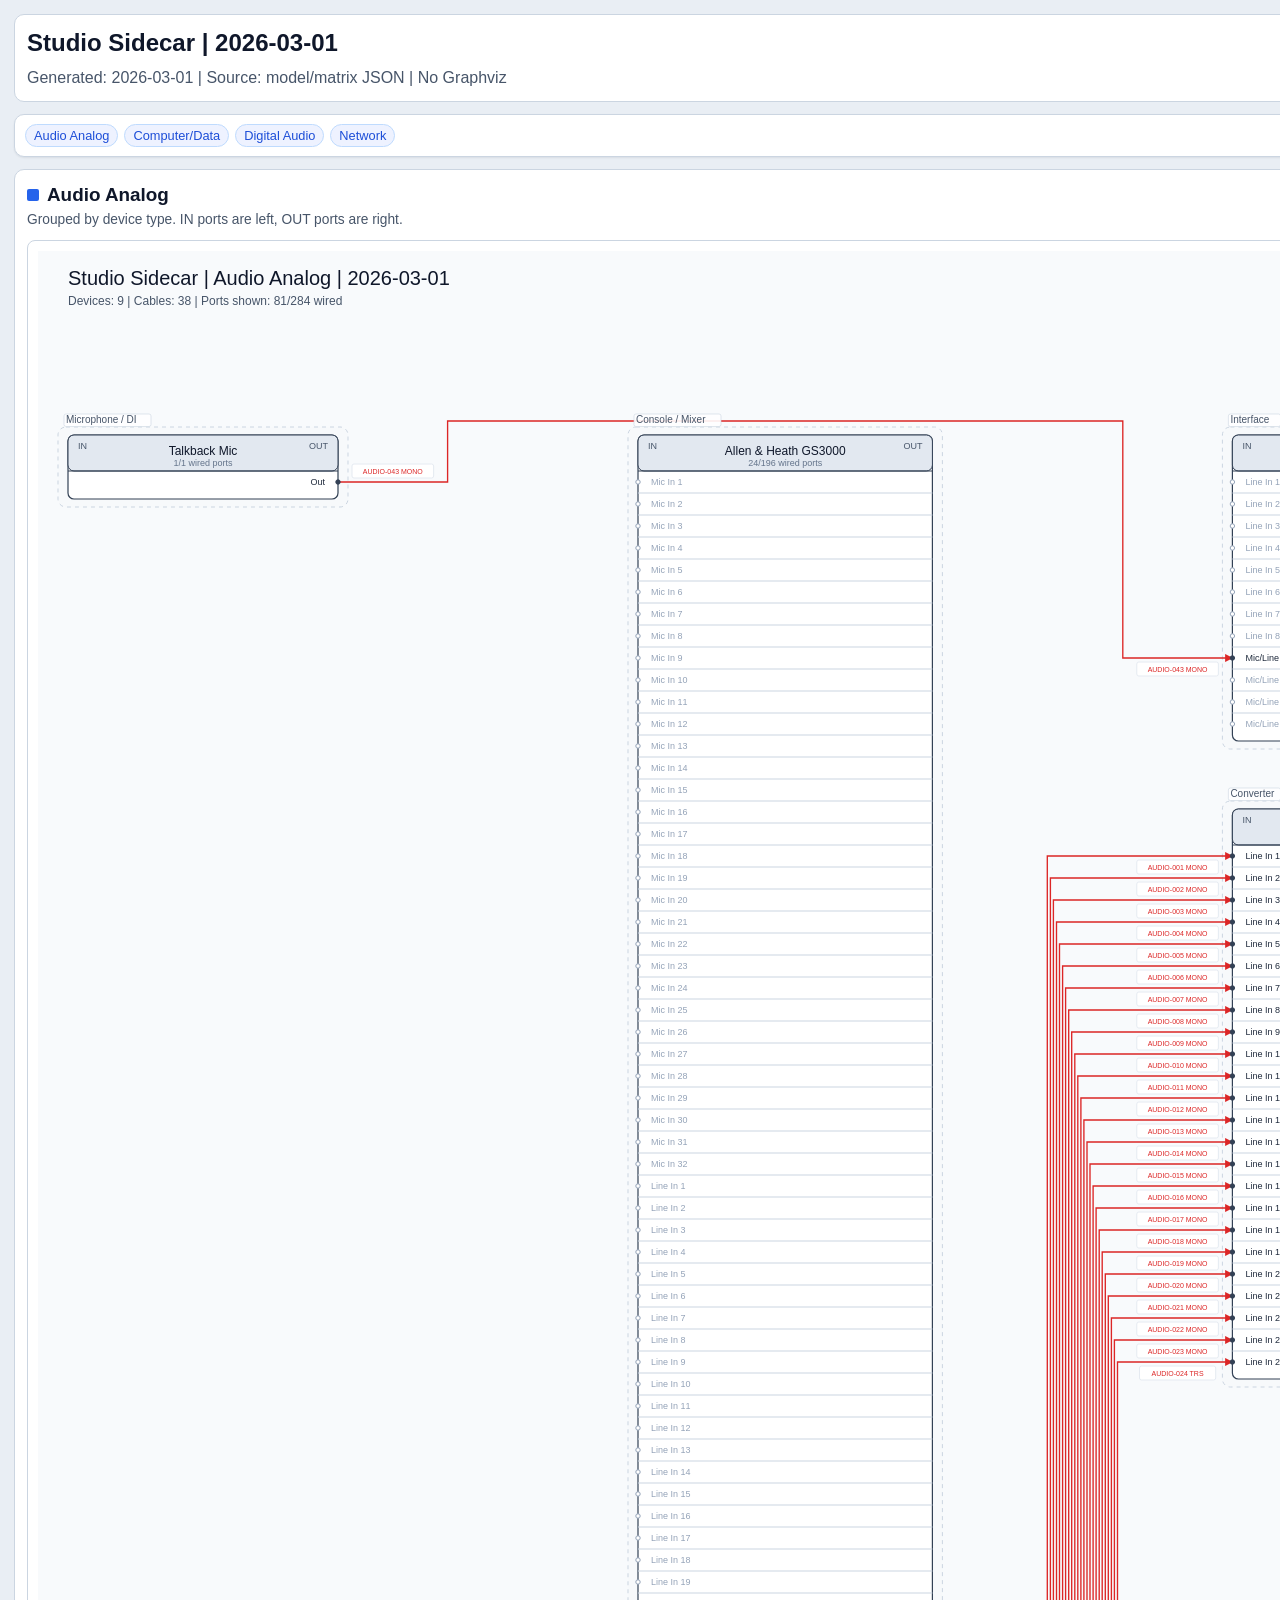
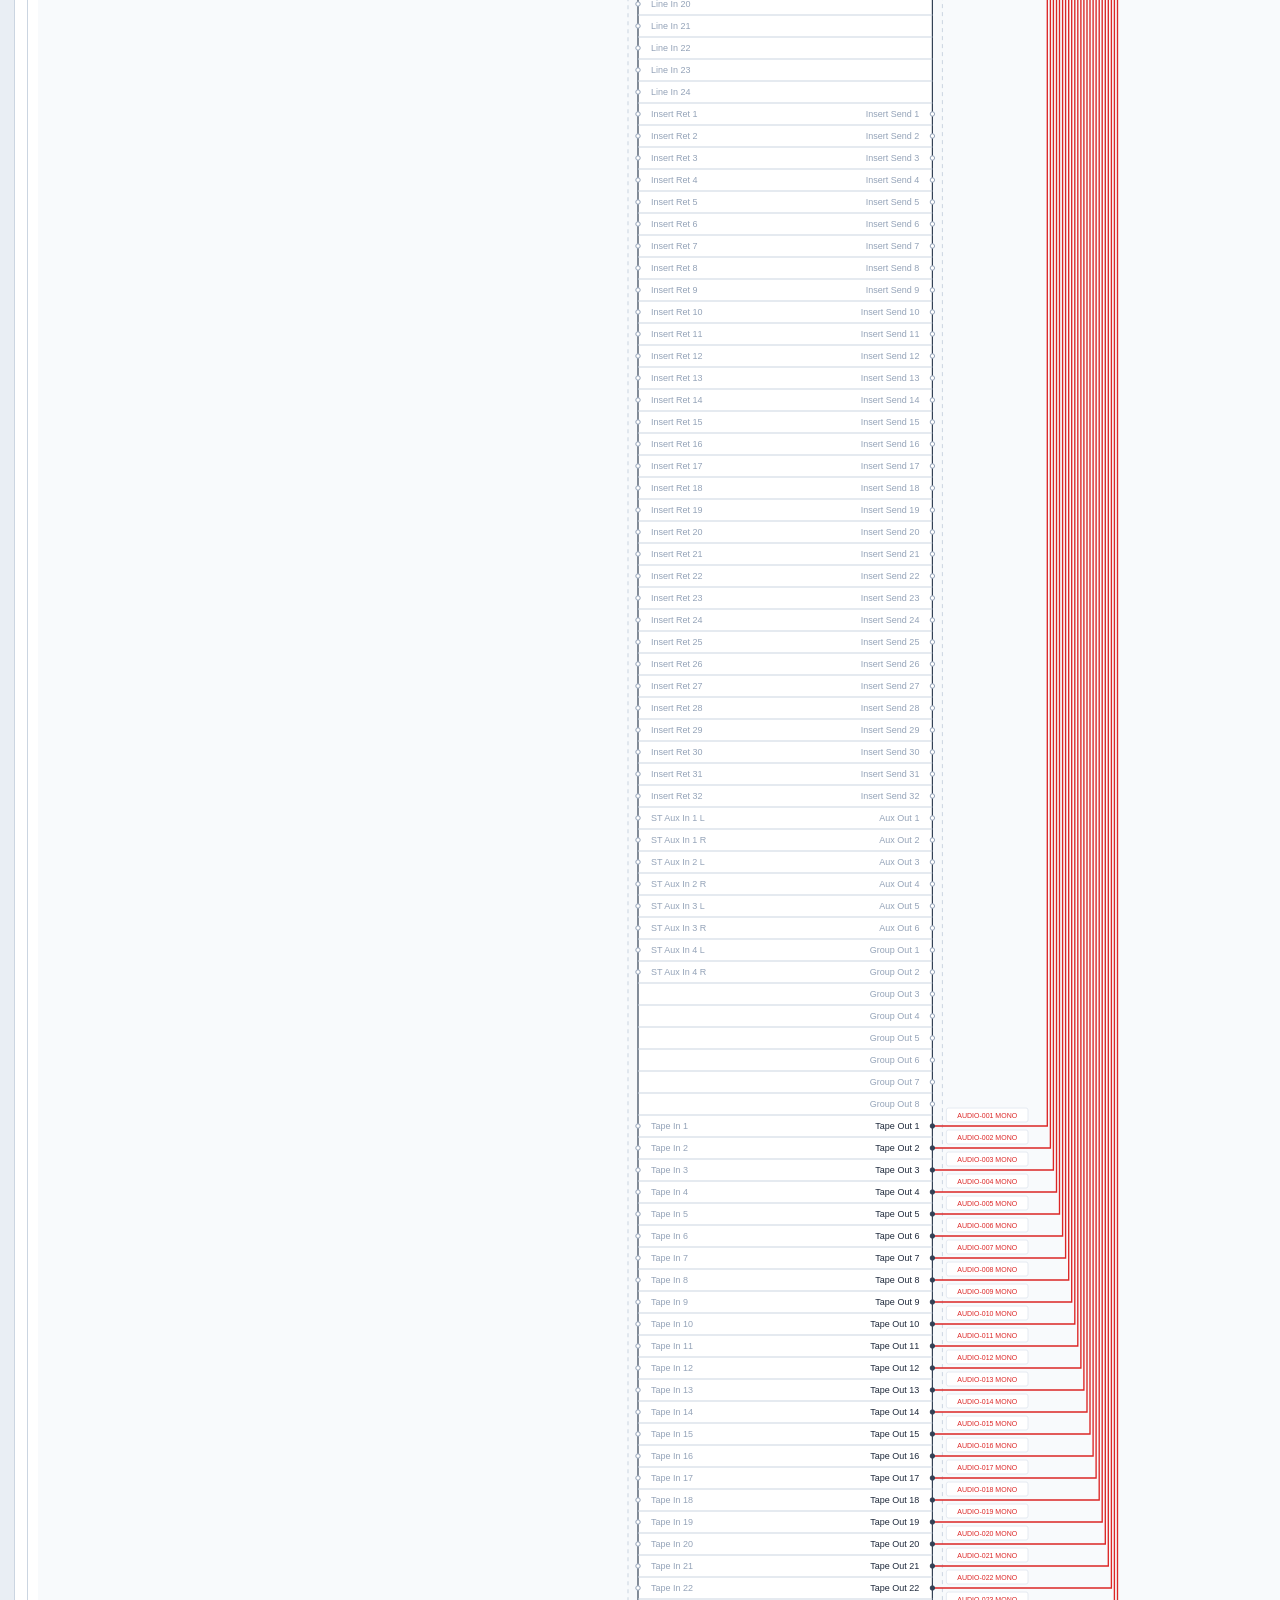
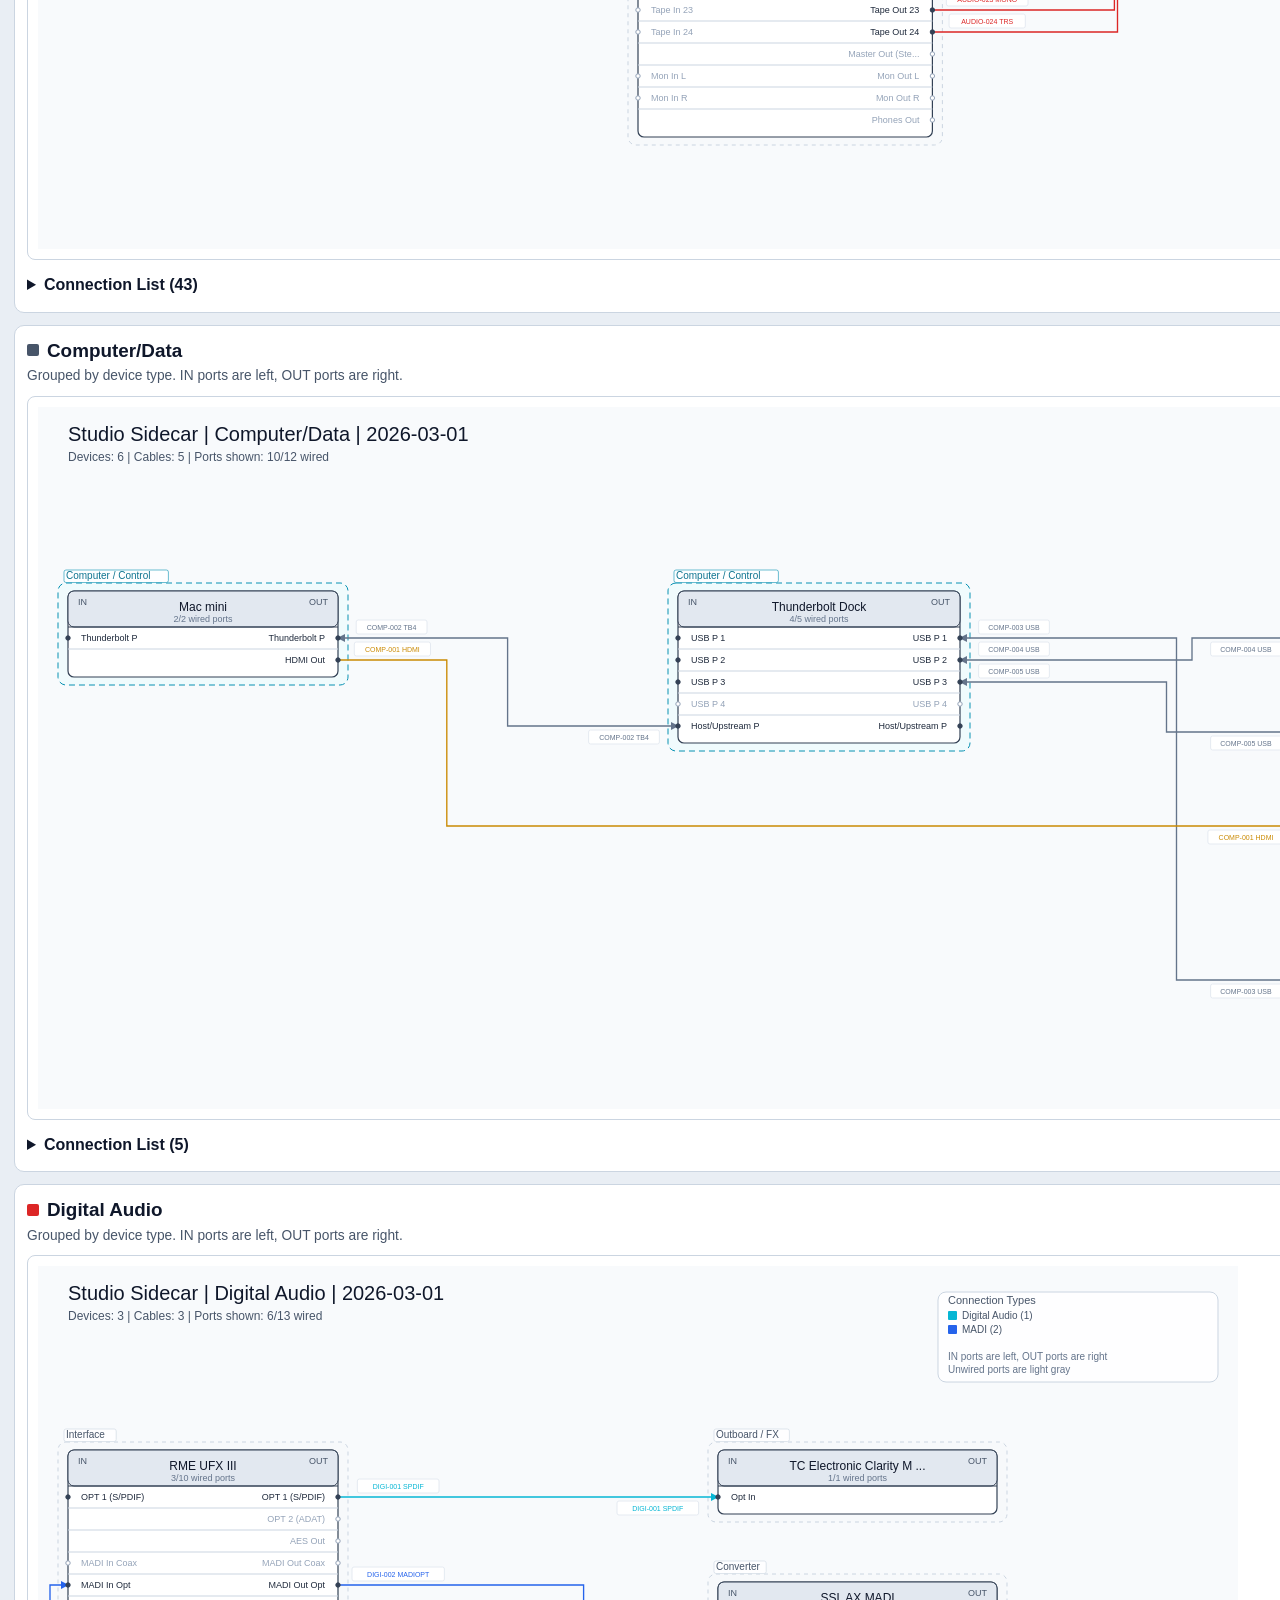
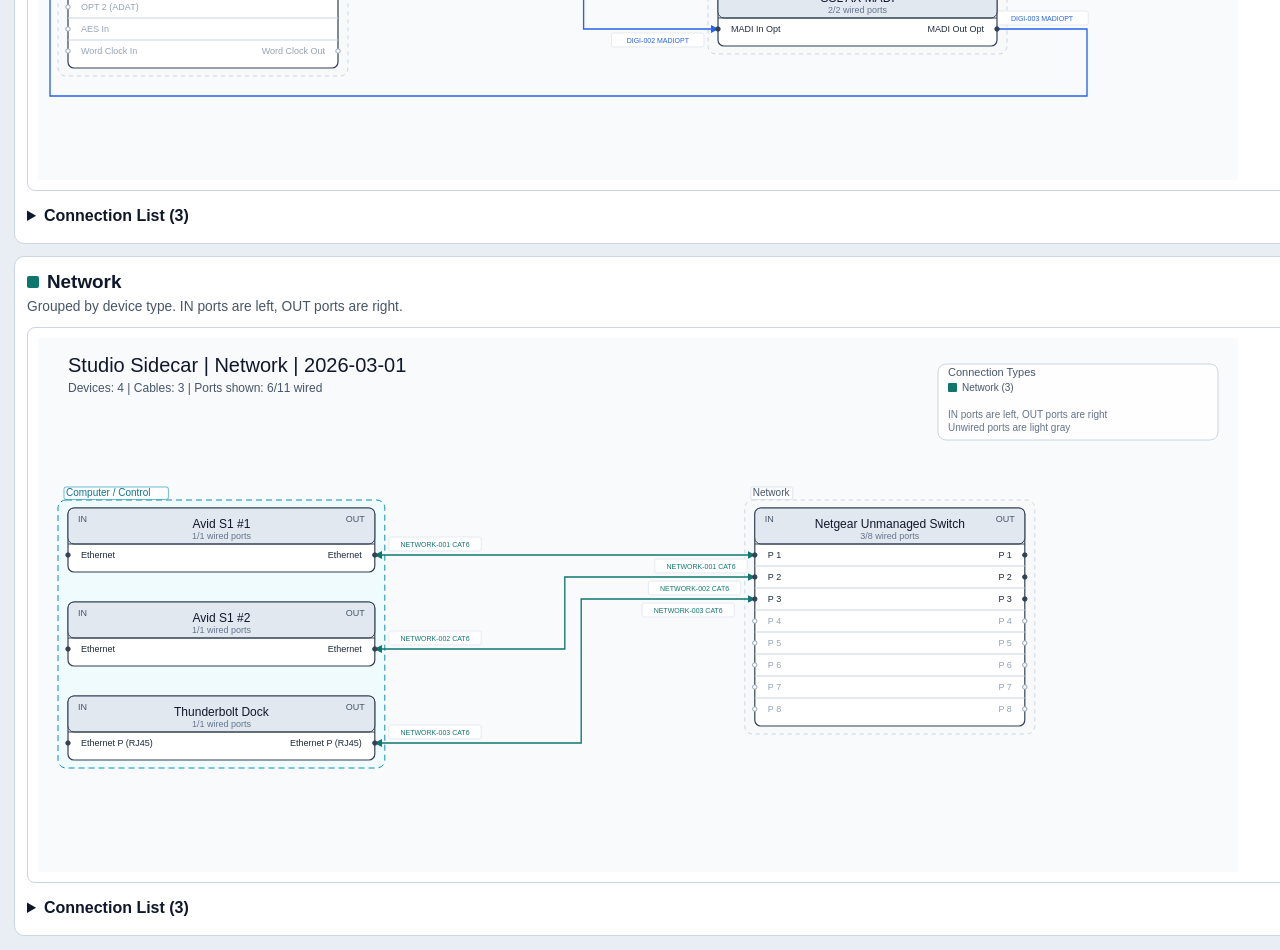
<file: backups/projects-20260301-220203/studio-sidecar/outputs/html/studio_wiring_point_to_point.html>
<!doctype html>
<html lang="en">
<head>
  <meta charset="utf-8" />
  <meta name="viewport" content="width=device-width, initial-scale=1" />
  <title>Studio Sidecar | 2026-03-01</title>
  <style>
    :root {
      color-scheme: light;
      --bg: #e9eef4;
      --panel: #ffffff;
      --text: #0f172a;
      --muted: #475569;
      --border: #cbd5e1;
      --link: #1d4ed8;
      --diagram-bg: #ffffff;
      --thead-bg: #e2e8f0;
      --chip-bg: #eef2ff;
      --chip-border: #bfdbfe;
      --toolbar-shadow: 0 1px 2px rgba(15, 23, 42, 0.08);
    }
    body.theme-dark {
      color-scheme: dark;
      --bg: #0b1220;
      --panel: #111827;
      --text: #e5e7eb;
      --muted: #94a3b8;
      --border: #334155;
      --link: #60a5fa;
      --diagram-bg: #0f172a;
      --thead-bg: #1f2937;
      --chip-bg: #1e293b;
      --chip-border: #334155;
      --toolbar-shadow: 0 1px 2px rgba(2, 6, 23, 0.4);
    }
    body {
      margin: 0;
      padding: 14px;
      background: var(--bg);
      color: var(--text);
      font-family: "Helvetica Neue", Helvetica, Arial, sans-serif;
      line-height: 1.35;
    }
    .page {
      display: grid;
      gap: 12px;
    }
    .top-panel {
      background: var(--panel);
      border: 1px solid var(--border);
      border-radius: 10px;
      padding: 12px;
    }
    h1 {
      margin: 0 0 8px 0;
      font-size: 1.5rem;
    }
    .meta {
      color: var(--muted);
      margin-bottom: 0;
    }
    .layer {
      background: var(--panel);
      border: 1px solid var(--border);
      border-radius: 10px;
      padding: 12px;
      margin: 0;
      scroll-margin-top: 84px;
    }
    .layer-head {
      display: flex;
      align-items: center;
      justify-content: space-between;
      gap: 8px;
      margin-bottom: 4px;
      flex-wrap: wrap;
    }
    .layer h2 {
      display: flex;
      align-items: center;
      gap: 8px;
      margin: 0;
      font-size: 1.18rem;
    }
    .layer-note {
      margin: 0 0 10px 0;
      color: var(--muted);
      font-size: 0.86rem;
    }
    .layer-stats {
      display: flex;
      align-items: center;
      gap: 6px;
      flex-wrap: wrap;
    }
    .stat-chip {
      display: inline-flex;
      align-items: center;
      gap: 4px;
      border: 1px solid var(--chip-border);
      background: var(--chip-bg);
      color: var(--text);
      border-radius: 999px;
      padding: 2px 8px;
      font-size: 0.74rem;
    }
    .swatch {
      display: inline-block;
      width: 12px;
      height: 12px;
      border-radius: 2px;
    }
    .diagram {
      overflow-x: auto;
      border: 1px solid var(--border);
      border-radius: 8px;
      background: var(--diagram-bg);
      padding: 10px;
    }
    .diagram svg {
      display: block;
    }
    details {
      margin-top: 10px;
    }
    .connection-details > summary {
      cursor: pointer;
      font-weight: 700;
      color: var(--text);
      padding: 4px 0;
    }
    .connection-table-wrap {
      margin-top: 8px;
      max-height: 360px;
      overflow: auto;
      border: 1px solid var(--border);
      border-radius: 8px;
      background: var(--panel);
    }
    table {
      width: 100%;
      min-width: 980px;
      border-collapse: collapse;
      font-size: 0.84rem;
    }
    th, td {
      border: 1px solid var(--border);
      padding: 6px 8px;
      text-align: left;
      vertical-align: top;
    }
    th {
      background: var(--thead-bg);
      position: sticky;
      top: 0;
      z-index: 1;
    }
    tbody tr:nth-child(even) {
      background: color-mix(in srgb, var(--panel) 88%, var(--bg) 12%);
    }
    td:first-child {
      font-family: ui-monospace, SFMono-Regular, Menlo, Monaco, Consolas, monospace;
      font-size: 0.8rem;
      white-space: nowrap;
    }
    .toolbar {
      margin: 0;
      display: flex;
      align-items: center;
      justify-content: space-between;
      gap: 10px;
      flex-wrap: wrap;
      position: sticky;
      top: 8px;
      z-index: 10;
      background: var(--panel);
      border: 1px solid var(--border);
      border-radius: 10px;
      box-shadow: var(--toolbar-shadow);
      padding: 8px 10px;
    }
    .layer-nav {
      margin: 0;
      display: flex;
      flex-wrap: wrap;
      gap: 6px;
    }
    .nav-chip {
      color: var(--link);
      text-decoration: none;
      font-size: 0.8rem;
      border: 1px solid var(--chip-border);
      background: var(--chip-bg);
      border-radius: 999px;
      padding: 2px 8px;
    }
    .nav-chip:hover {
      text-decoration: none;
      filter: brightness(0.98);
    }
    .toolbar-actions {
      display: flex;
      align-items: center;
      gap: 8px;
      flex-wrap: wrap;
    }
    .theme-toggle-btn {
      font-size: 0.86rem;
      padding: 4px 9px;
      border-radius: 7px;
      border: 1px solid var(--border);
      background: var(--panel);
      color: var(--text);
      cursor: pointer;
    }
    .list-toggle-btn {
      font-size: 0.82rem;
      padding: 4px 8px;
      border-radius: 7px;
      border: 1px solid var(--border);
      background: var(--panel);
      color: var(--text);
      cursor: pointer;
    }
    @media (max-width: 900px) {
      .toolbar {
        top: 6px;
      }
      .connection-table-wrap {
        max-height: 280px;
      }
    }
  </style>
</head>
<body class="main-prototype-mode">
  <div class="page">
  <header class="top-panel">
    <h1>Studio Sidecar | 2026-03-01</h1>
    <div class="meta">Generated: 2026-03-01 | Source: model/matrix JSON | No Graphviz</div>
  </header>
  <div class="toolbar">
    <nav class="layer-nav"><a class="nav-chip" href="#audio-analog">Audio Analog</a><a class="nav-chip" href="#computer-data">Computer/Data</a><a class="nav-chip" href="#digital-audio">Digital Audio</a><a class="nav-chip" href="#network">Network</a></nav>
    <div class="toolbar-actions">
      <button id="toggleListsBtn" class="list-toggle-btn" type="button">Expand Lists</button>
      <button id="themeToggleBtn" class="theme-toggle-btn" type="button">Dark Mode: Off</button>
    </div>
  </div>
  <section class="layer" id="audio-analog">
  <div class="layer-head">
    <h2><span class="swatch" style="background:#2563eb;"></span>Audio Analog</h2>
    <div class="layer-stats">
      <span class="stat-chip">Cables <strong>43</strong></span>
      <span class="stat-chip">Devices <strong>9</strong></span>
    </div>
  </div>
  <p class="layer-note">Grouped by device type. IN ports are left, OUT ports are right.</p>
  <div class="diagram"><svg xmlns="http://www.w3.org/2000/svg" width="2696" height="3198" viewBox="0 0 2696 3198">
  <defs>
    <marker id="arrow" viewBox="0 0 10 10" refX="9" refY="5" markerWidth="6" markerHeight="6" orient="auto-start-reverse">
      <path d="M 0 0 L 10 5 L 0 10 z" fill="context-stroke"/>
    </marker>
  </defs>
  <rect x="0" y="0" width="100%" height="100%" fill="#f8fafc"/>
  <text x="30" y="34" font-family="Helvetica, Arial, sans-serif" font-size="20" fill="#0f172a">Studio Sidecar | Audio Analog | 2026-03-01</text>
  <text x="30" y="54" font-family="Helvetica, Arial, sans-serif" font-size="12" fill="#475569">Devices: 9 | Cables: 38 | Ports shown: 81/284 wired</text>
  <rect x="20.0" y="176.0" width="290.0" height="80.0" rx="8" ry="8" fill="#f8fafc" fill-opacity="0.55" stroke="#cbd5e1" stroke-width="1" stroke-dasharray="4 4"/>
  <rect x="590.0" y="176.0" width="314.4" height="2918.0" rx="8" ry="8" fill="#f8fafc" fill-opacity="0.55" stroke="#cbd5e1" stroke-width="1" stroke-dasharray="4 4"/>
  <rect x="1184.4" y="176.0" width="351.6" height="322.0" rx="8" ry="8" fill="#f8fafc" fill-opacity="0.55" stroke="#cbd5e1" stroke-width="1" stroke-dasharray="4 4"/>
  <rect x="1184.4" y="550.0" width="351.6" height="586.0" rx="8" ry="8" fill="#f8fafc" fill-opacity="0.55" stroke="#cbd5e1" stroke-width="1" stroke-dasharray="4 4"/>
  <rect x="1816.0" y="176.0" width="290.0" height="400.0" rx="8" ry="8" fill="#f8fafc" fill-opacity="0.55" stroke="#cbd5e1" stroke-width="1" stroke-dasharray="4 4"/>
  <rect x="2386.0" y="176.0" width="290.0" height="218.0" rx="8" ry="8" fill="#f8fafc" fill-opacity="0.55" stroke="#cbd5e1" stroke-width="1" stroke-dasharray="4 4"/>
  <path d="M 894.4 2475.0 H 1004.0 H 1009.3 V 605.0 H 1084.8 H 1194.4" fill="none" stroke="#dc2626" stroke-width="1.35" marker-end="url(#arrow)"><title>AUDIO-001: Allen &amp; Heath GS3000 [Tape Out 1] -&gt; SSL AX MADI [Line In 1]</title></path>
  <path d="M 894.4 2497.0 H 1004.0 H 1012.4 V 627.0 H 1084.8 H 1194.4" fill="none" stroke="#dc2626" stroke-width="1.35" marker-end="url(#arrow)"><title>AUDIO-002: Allen &amp; Heath GS3000 [Tape Out 2] -&gt; SSL AX MADI [Line In 2]</title></path>
  <path d="M 894.4 2519.0 H 1004.0 H 1015.4 V 649.0 H 1084.8 H 1194.4" fill="none" stroke="#dc2626" stroke-width="1.35" marker-end="url(#arrow)"><title>AUDIO-003: Allen &amp; Heath GS3000 [Tape Out 3] -&gt; SSL AX MADI [Line In 3]</title></path>
  <path d="M 894.4 2541.0 H 1004.0 H 1018.5 V 671.0 H 1084.8 H 1194.4" fill="none" stroke="#dc2626" stroke-width="1.35" marker-end="url(#arrow)"><title>AUDIO-004: Allen &amp; Heath GS3000 [Tape Out 4] -&gt; SSL AX MADI [Line In 4]</title></path>
  <path d="M 894.4 2563.0 H 1004.0 H 1021.5 V 693.0 H 1084.8 H 1194.4" fill="none" stroke="#dc2626" stroke-width="1.35" marker-end="url(#arrow)"><title>AUDIO-005: Allen &amp; Heath GS3000 [Tape Out 5] -&gt; SSL AX MADI [Line In 5]</title></path>
  <path d="M 894.4 2585.0 H 1004.0 H 1024.6 V 715.0 H 1084.8 H 1194.4" fill="none" stroke="#dc2626" stroke-width="1.35" marker-end="url(#arrow)"><title>AUDIO-006: Allen &amp; Heath GS3000 [Tape Out 6] -&gt; SSL AX MADI [Line In 6]</title></path>
  <path d="M 894.4 2607.0 H 1004.0 H 1027.6 V 737.0 H 1084.8 H 1194.4" fill="none" stroke="#dc2626" stroke-width="1.35" marker-end="url(#arrow)"><title>AUDIO-007: Allen &amp; Heath GS3000 [Tape Out 7] -&gt; SSL AX MADI [Line In 7]</title></path>
  <path d="M 894.4 2629.0 H 1004.0 H 1030.7 V 759.0 H 1084.8 H 1194.4" fill="none" stroke="#dc2626" stroke-width="1.35" marker-end="url(#arrow)"><title>AUDIO-008: Allen &amp; Heath GS3000 [Tape Out 8] -&gt; SSL AX MADI [Line In 8]</title></path>
  <path d="M 894.4 2651.0 H 1004.0 H 1033.7 V 781.0 H 1084.8 H 1194.4" fill="none" stroke="#dc2626" stroke-width="1.35" marker-end="url(#arrow)"><title>AUDIO-009: Allen &amp; Heath GS3000 [Tape Out 9] -&gt; SSL AX MADI [Line In 9]</title></path>
  <path d="M 894.4 2673.0 H 1004.0 H 1036.8 V 803.0 H 1084.8 H 1194.4" fill="none" stroke="#dc2626" stroke-width="1.35" marker-end="url(#arrow)"><title>AUDIO-010: Allen &amp; Heath GS3000 [Tape Out 10] -&gt; SSL AX MADI [Line In 10]</title></path>
  <path d="M 894.4 2695.0 H 1004.0 H 1039.8 V 825.0 H 1084.8 H 1194.4" fill="none" stroke="#dc2626" stroke-width="1.35" marker-end="url(#arrow)"><title>AUDIO-011: Allen &amp; Heath GS3000 [Tape Out 11] -&gt; SSL AX MADI [Line In 11]</title></path>
  <path d="M 894.4 2717.0 H 1004.0 H 1042.9 V 847.0 H 1084.8 H 1194.4" fill="none" stroke="#dc2626" stroke-width="1.35" marker-end="url(#arrow)"><title>AUDIO-012: Allen &amp; Heath GS3000 [Tape Out 12] -&gt; SSL AX MADI [Line In 12]</title></path>
  <path d="M 894.4 2739.0 H 1004.0 H 1045.9 V 869.0 H 1084.8 H 1194.4" fill="none" stroke="#dc2626" stroke-width="1.35" marker-end="url(#arrow)"><title>AUDIO-013: Allen &amp; Heath GS3000 [Tape Out 13] -&gt; SSL AX MADI [Line In 13]</title></path>
  <path d="M 894.4 2761.0 H 1004.0 H 1049.0 V 891.0 H 1084.8 H 1194.4" fill="none" stroke="#dc2626" stroke-width="1.35" marker-end="url(#arrow)"><title>AUDIO-014: Allen &amp; Heath GS3000 [Tape Out 14] -&gt; SSL AX MADI [Line In 14]</title></path>
  <path d="M 894.4 2783.0 H 1004.0 H 1052.0 V 913.0 H 1084.8 H 1194.4" fill="none" stroke="#dc2626" stroke-width="1.35" marker-end="url(#arrow)"><title>AUDIO-015: Allen &amp; Heath GS3000 [Tape Out 15] -&gt; SSL AX MADI [Line In 15]</title></path>
  <path d="M 894.4 2805.0 H 1004.0 H 1055.1 V 935.0 H 1084.8 H 1194.4" fill="none" stroke="#dc2626" stroke-width="1.35" marker-end="url(#arrow)"><title>AUDIO-016: Allen &amp; Heath GS3000 [Tape Out 16] -&gt; SSL AX MADI [Line In 16]</title></path>
  <path d="M 894.4 2827.0 H 1004.0 H 1058.1 V 957.0 H 1084.8 H 1194.4" fill="none" stroke="#dc2626" stroke-width="1.35" marker-end="url(#arrow)"><title>AUDIO-017: Allen &amp; Heath GS3000 [Tape Out 17] -&gt; SSL AX MADI [Line In 17]</title></path>
  <path d="M 894.4 2849.0 H 1004.0 H 1061.2 V 979.0 H 1084.8 H 1194.4" fill="none" stroke="#dc2626" stroke-width="1.35" marker-end="url(#arrow)"><title>AUDIO-018: Allen &amp; Heath GS3000 [Tape Out 18] -&gt; SSL AX MADI [Line In 18]</title></path>
  <path d="M 894.4 2871.0 H 1004.0 H 1064.2 V 1001.0 H 1084.8 H 1194.4" fill="none" stroke="#dc2626" stroke-width="1.35" marker-end="url(#arrow)"><title>AUDIO-019: Allen &amp; Heath GS3000 [Tape Out 19] -&gt; SSL AX MADI [Line In 19]</title></path>
  <path d="M 894.4 2893.0 H 1004.0 H 1067.3 V 1023.0 H 1084.8 H 1194.4" fill="none" stroke="#dc2626" stroke-width="1.35" marker-end="url(#arrow)"><title>AUDIO-020: Allen &amp; Heath GS3000 [Tape Out 20] -&gt; SSL AX MADI [Line In 20]</title></path>
  <path d="M 894.4 2915.0 H 1004.0 H 1070.3 V 1045.0 H 1084.8 H 1194.4" fill="none" stroke="#dc2626" stroke-width="1.35" marker-end="url(#arrow)"><title>AUDIO-021: Allen &amp; Heath GS3000 [Tape Out 21] -&gt; SSL AX MADI [Line In 21]</title></path>
  <path d="M 894.4 2937.0 H 1004.0 H 1073.4 V 1067.0 H 1084.8 H 1194.4" fill="none" stroke="#dc2626" stroke-width="1.35" marker-end="url(#arrow)"><title>AUDIO-022: Allen &amp; Heath GS3000 [Tape Out 22] -&gt; SSL AX MADI [Line In 22]</title></path>
  <path d="M 894.4 2959.0 H 1004.0 H 1076.4 V 1089.0 H 1084.8 H 1194.4" fill="none" stroke="#dc2626" stroke-width="1.35" marker-end="url(#arrow)"><title>AUDIO-023: Allen &amp; Heath GS3000 [Tape Out 23] -&gt; SSL AX MADI [Line In 23]</title></path>
  <path d="M 894.4 2981.0 H 1004.0 H 1079.5 V 1111.0 H 1084.8 H 1194.4" fill="none" stroke="#dc2626" stroke-width="1.35" marker-end="url(#arrow)"><title>AUDIO-024: Allen &amp; Heath GS3000 [Tape Out 24] -&gt; SSL AX MADI [Line In 24]</title></path>
  <path d="M 1526.0 231.0 H 1635.6 H 1655.9 H 1716.4 H 1826.0" fill="none" stroke="#dc2626" stroke-width="1.35" marker-end="url(#arrow)"><title>AUDIO-029: RME UFX III [Line Out 1 (XLR)] -&gt; Behringer A800 #1 [Input L]</title></path>
  <path d="M 1526.0 253.0 H 1635.6 H 1669.3 H 1716.4 H 1826.0" fill="none" stroke="#dc2626" stroke-width="1.35" marker-end="url(#arrow)"><title>AUDIO-030: RME UFX III [Line Out 2 (XLR)] -&gt; Behringer A800 #1 [Input R]</title></path>
  <path d="M 1526.0 275.0 H 1635.6 H 1682.7 V 347.0 H 1716.4 H 1826.0" fill="none" stroke="#dc2626" stroke-width="1.35" marker-end="url(#arrow)"><title>AUDIO-031: RME UFX III [Line Out 3] -&gt; Behringer A800 #2 [Input L]</title></path>
  <path d="M 1526.0 297.0 H 1635.6 H 1696.1 V 369.0 H 1716.4 H 1826.0" fill="none" stroke="#dc2626" stroke-width="1.35" marker-end="url(#arrow)"><title>AUDIO-032: RME UFX III [Line Out 4] -&gt; Behringer A800 #2 [Input R]</title></path>
  <path d="M 1526.0 616.0 H 1634.0 H 1654.3 V 463.0 H 1718.0 H 1826.0" fill="none" stroke="#dc2626" stroke-width="1.35" marker-end="url(#arrow)"><title>AUDIO-033: SSL AX MADI [Line Out 1+Line Out 2] -&gt; Headphone Amp [HA In 1]</title></path>
  <path d="M 1526.0 660.0 H 1634.0 H 1665.2 V 485.0 H 1718.0 H 1826.0" fill="none" stroke="#dc2626" stroke-width="1.35" marker-end="url(#arrow)"><title>AUDIO-035: SSL AX MADI [Line Out 3+Line Out 4] -&gt; Headphone Amp [HA In 2]</title></path>
  <path d="M 1526.0 704.0 H 1634.0 H 1676.0 V 507.0 H 1718.0 H 1826.0" fill="none" stroke="#dc2626" stroke-width="1.35" marker-end="url(#arrow)"><title>AUDIO-037: SSL AX MADI [Line Out 5+Line Out 6] -&gt; Headphone Amp [HA In 3]</title></path>
  <path d="M 1526.0 748.0 H 1634.0 H 1686.8 V 529.0 H 1718.0 H 1826.0" fill="none" stroke="#dc2626" stroke-width="1.35" marker-end="url(#arrow)"><title>AUDIO-039: SSL AX MADI [Line Out 7+Line Out 8] -&gt; Headphone Amp [HA In 4]</title></path>
  <path d="M 1526.0 792.0 H 1634.0 H 1697.7 V 551.0 H 1718.0 H 1826.0" fill="none" stroke="#dc2626" stroke-width="1.35" marker-end="url(#arrow)"><title>AUDIO-041: SSL AX MADI [Line Out 9+Line Out 10] -&gt; Headphone Amp [HA In 5]</title></path>
  <path d="M 2096.0 231.0 H 2205.6 H 2219.6 H 2286.4 H 2396.0" fill="none" stroke="#f97316" stroke-width="1.35" marker-end="url(#arrow)"><title>AUDIO-025: Behringer A800 #1 [Speaker Out L] -&gt; Tannoy System 10 [Speaker Input L]</title></path>
  <path d="M 2096.0 253.0 H 2205.6 H 2272.4 H 2286.4 H 2396.0" fill="none" stroke="#f97316" stroke-width="1.35" marker-end="url(#arrow)"><title>AUDIO-026: Behringer A800 #1 [Speaker Out R] -&gt; Tannoy System 10 [Speaker Input R]</title></path>
  <path d="M 2096.0 347.0 H 2205.6 H 2219.6 H 2286.4 H 2396.0" fill="none" stroke="#f97316" stroke-width="1.35" marker-end="url(#arrow)"><title>AUDIO-027: Behringer A800 #2 [Speaker Out L] -&gt; ATC SCM 11 [Speaker Input L]</title></path>
  <path d="M 2096.0 369.0 H 2205.6 H 2272.4 H 2286.4 H 2396.0" fill="none" stroke="#f97316" stroke-width="1.35" marker-end="url(#arrow)"><title>AUDIO-028: Behringer A800 #2 [Speaker Out R] -&gt; ATC SCM 11 [Speaker Input R]</title></path>
  <path d="M 300.0 231.0 H 409.6 V 170.0 H 1084.8 V 407.0 H 1194.4" fill="none" stroke="#dc2626" stroke-width="1.35" marker-end="url(#arrow)"><title>AUDIO-043: Talkback Mic [Output] -&gt; RME UFX III [Mic/Line In 9 (Combo)]</title></path>
  <rect x="908.4" y="2457.0" width="81.6" height="14.0" rx="2" ry="2" fill="#ffffff" fill-opacity="1" stroke="#e2e8f0" stroke-width="0.9"/>
  <text x="949.2" y="2467.0" text-anchor="middle" font-family="Helvetica, Arial, sans-serif" font-size="7.0" fill="#dc2626">AUDIO-001 MONO</text>
  <rect x="1098.8" y="609.0" width="81.6" height="14.0" rx="2" ry="2" fill="#ffffff" fill-opacity="1" stroke="#e2e8f0" stroke-width="0.9"/>
  <text x="1139.6" y="619.0" text-anchor="middle" font-family="Helvetica, Arial, sans-serif" font-size="7.0" fill="#dc2626">AUDIO-001 MONO</text>
  <rect x="908.4" y="2479.0" width="81.6" height="14.0" rx="2" ry="2" fill="#ffffff" fill-opacity="1" stroke="#e2e8f0" stroke-width="0.9"/>
  <text x="949.2" y="2489.0" text-anchor="middle" font-family="Helvetica, Arial, sans-serif" font-size="7.0" fill="#dc2626">AUDIO-002 MONO</text>
  <rect x="1098.8" y="631.0" width="81.6" height="14.0" rx="2" ry="2" fill="#ffffff" fill-opacity="1" stroke="#e2e8f0" stroke-width="0.9"/>
  <text x="1139.6" y="641.0" text-anchor="middle" font-family="Helvetica, Arial, sans-serif" font-size="7.0" fill="#dc2626">AUDIO-002 MONO</text>
  <rect x="908.4" y="2501.0" width="81.6" height="14.0" rx="2" ry="2" fill="#ffffff" fill-opacity="1" stroke="#e2e8f0" stroke-width="0.9"/>
  <text x="949.2" y="2511.0" text-anchor="middle" font-family="Helvetica, Arial, sans-serif" font-size="7.0" fill="#dc2626">AUDIO-003 MONO</text>
  <rect x="1098.8" y="653.0" width="81.6" height="14.0" rx="2" ry="2" fill="#ffffff" fill-opacity="1" stroke="#e2e8f0" stroke-width="0.9"/>
  <text x="1139.6" y="663.0" text-anchor="middle" font-family="Helvetica, Arial, sans-serif" font-size="7.0" fill="#dc2626">AUDIO-003 MONO</text>
  <rect x="908.4" y="2523.0" width="81.6" height="14.0" rx="2" ry="2" fill="#ffffff" fill-opacity="1" stroke="#e2e8f0" stroke-width="0.9"/>
  <text x="949.2" y="2533.0" text-anchor="middle" font-family="Helvetica, Arial, sans-serif" font-size="7.0" fill="#dc2626">AUDIO-004 MONO</text>
  <rect x="1098.8" y="675.0" width="81.6" height="14.0" rx="2" ry="2" fill="#ffffff" fill-opacity="1" stroke="#e2e8f0" stroke-width="0.9"/>
  <text x="1139.6" y="685.0" text-anchor="middle" font-family="Helvetica, Arial, sans-serif" font-size="7.0" fill="#dc2626">AUDIO-004 MONO</text>
  <rect x="908.4" y="2545.0" width="81.6" height="14.0" rx="2" ry="2" fill="#ffffff" fill-opacity="1" stroke="#e2e8f0" stroke-width="0.9"/>
  <text x="949.2" y="2555.0" text-anchor="middle" font-family="Helvetica, Arial, sans-serif" font-size="7.0" fill="#dc2626">AUDIO-005 MONO</text>
  <rect x="1098.8" y="697.0" width="81.6" height="14.0" rx="2" ry="2" fill="#ffffff" fill-opacity="1" stroke="#e2e8f0" stroke-width="0.9"/>
  <text x="1139.6" y="707.0" text-anchor="middle" font-family="Helvetica, Arial, sans-serif" font-size="7.0" fill="#dc2626">AUDIO-005 MONO</text>
  <rect x="908.4" y="2567.0" width="81.6" height="14.0" rx="2" ry="2" fill="#ffffff" fill-opacity="1" stroke="#e2e8f0" stroke-width="0.9"/>
  <text x="949.2" y="2577.0" text-anchor="middle" font-family="Helvetica, Arial, sans-serif" font-size="7.0" fill="#dc2626">AUDIO-006 MONO</text>
  <rect x="1098.8" y="719.0" width="81.6" height="14.0" rx="2" ry="2" fill="#ffffff" fill-opacity="1" stroke="#e2e8f0" stroke-width="0.9"/>
  <text x="1139.6" y="729.0" text-anchor="middle" font-family="Helvetica, Arial, sans-serif" font-size="7.0" fill="#dc2626">AUDIO-006 MONO</text>
  <rect x="908.4" y="2589.0" width="81.6" height="14.0" rx="2" ry="2" fill="#ffffff" fill-opacity="1" stroke="#e2e8f0" stroke-width="0.9"/>
  <text x="949.2" y="2599.0" text-anchor="middle" font-family="Helvetica, Arial, sans-serif" font-size="7.0" fill="#dc2626">AUDIO-007 MONO</text>
  <rect x="1098.8" y="741.0" width="81.6" height="14.0" rx="2" ry="2" fill="#ffffff" fill-opacity="1" stroke="#e2e8f0" stroke-width="0.9"/>
  <text x="1139.6" y="751.0" text-anchor="middle" font-family="Helvetica, Arial, sans-serif" font-size="7.0" fill="#dc2626">AUDIO-007 MONO</text>
  <rect x="908.4" y="2611.0" width="81.6" height="14.0" rx="2" ry="2" fill="#ffffff" fill-opacity="1" stroke="#e2e8f0" stroke-width="0.9"/>
  <text x="949.2" y="2621.0" text-anchor="middle" font-family="Helvetica, Arial, sans-serif" font-size="7.0" fill="#dc2626">AUDIO-008 MONO</text>
  <rect x="1098.8" y="763.0" width="81.6" height="14.0" rx="2" ry="2" fill="#ffffff" fill-opacity="1" stroke="#e2e8f0" stroke-width="0.9"/>
  <text x="1139.6" y="773.0" text-anchor="middle" font-family="Helvetica, Arial, sans-serif" font-size="7.0" fill="#dc2626">AUDIO-008 MONO</text>
  <rect x="908.4" y="2633.0" width="81.6" height="14.0" rx="2" ry="2" fill="#ffffff" fill-opacity="1" stroke="#e2e8f0" stroke-width="0.9"/>
  <text x="949.2" y="2643.0" text-anchor="middle" font-family="Helvetica, Arial, sans-serif" font-size="7.0" fill="#dc2626">AUDIO-009 MONO</text>
  <rect x="1098.8" y="785.0" width="81.6" height="14.0" rx="2" ry="2" fill="#ffffff" fill-opacity="1" stroke="#e2e8f0" stroke-width="0.9"/>
  <text x="1139.6" y="795.0" text-anchor="middle" font-family="Helvetica, Arial, sans-serif" font-size="7.0" fill="#dc2626">AUDIO-009 MONO</text>
  <rect x="908.4" y="2655.0" width="81.6" height="14.0" rx="2" ry="2" fill="#ffffff" fill-opacity="1" stroke="#e2e8f0" stroke-width="0.9"/>
  <text x="949.2" y="2665.0" text-anchor="middle" font-family="Helvetica, Arial, sans-serif" font-size="7.0" fill="#dc2626">AUDIO-010 MONO</text>
  <rect x="1098.8" y="807.0" width="81.6" height="14.0" rx="2" ry="2" fill="#ffffff" fill-opacity="1" stroke="#e2e8f0" stroke-width="0.9"/>
  <text x="1139.6" y="817.0" text-anchor="middle" font-family="Helvetica, Arial, sans-serif" font-size="7.0" fill="#dc2626">AUDIO-010 MONO</text>
  <rect x="908.4" y="2677.0" width="81.6" height="14.0" rx="2" ry="2" fill="#ffffff" fill-opacity="1" stroke="#e2e8f0" stroke-width="0.9"/>
  <text x="949.2" y="2687.0" text-anchor="middle" font-family="Helvetica, Arial, sans-serif" font-size="7.0" fill="#dc2626">AUDIO-011 MONO</text>
  <rect x="1098.8" y="829.0" width="81.6" height="14.0" rx="2" ry="2" fill="#ffffff" fill-opacity="1" stroke="#e2e8f0" stroke-width="0.9"/>
  <text x="1139.6" y="839.0" text-anchor="middle" font-family="Helvetica, Arial, sans-serif" font-size="7.0" fill="#dc2626">AUDIO-011 MONO</text>
  <rect x="908.4" y="2699.0" width="81.6" height="14.0" rx="2" ry="2" fill="#ffffff" fill-opacity="1" stroke="#e2e8f0" stroke-width="0.9"/>
  <text x="949.2" y="2709.0" text-anchor="middle" font-family="Helvetica, Arial, sans-serif" font-size="7.0" fill="#dc2626">AUDIO-012 MONO</text>
  <rect x="1098.8" y="851.0" width="81.6" height="14.0" rx="2" ry="2" fill="#ffffff" fill-opacity="1" stroke="#e2e8f0" stroke-width="0.9"/>
  <text x="1139.6" y="861.0" text-anchor="middle" font-family="Helvetica, Arial, sans-serif" font-size="7.0" fill="#dc2626">AUDIO-012 MONO</text>
  <rect x="908.4" y="2721.0" width="81.6" height="14.0" rx="2" ry="2" fill="#ffffff" fill-opacity="1" stroke="#e2e8f0" stroke-width="0.9"/>
  <text x="949.2" y="2731.0" text-anchor="middle" font-family="Helvetica, Arial, sans-serif" font-size="7.0" fill="#dc2626">AUDIO-013 MONO</text>
  <rect x="1098.8" y="873.0" width="81.6" height="14.0" rx="2" ry="2" fill="#ffffff" fill-opacity="1" stroke="#e2e8f0" stroke-width="0.9"/>
  <text x="1139.6" y="883.0" text-anchor="middle" font-family="Helvetica, Arial, sans-serif" font-size="7.0" fill="#dc2626">AUDIO-013 MONO</text>
  <rect x="908.4" y="2743.0" width="81.6" height="14.0" rx="2" ry="2" fill="#ffffff" fill-opacity="1" stroke="#e2e8f0" stroke-width="0.9"/>
  <text x="949.2" y="2753.0" text-anchor="middle" font-family="Helvetica, Arial, sans-serif" font-size="7.0" fill="#dc2626">AUDIO-014 MONO</text>
  <rect x="1098.8" y="895.0" width="81.6" height="14.0" rx="2" ry="2" fill="#ffffff" fill-opacity="1" stroke="#e2e8f0" stroke-width="0.9"/>
  <text x="1139.6" y="905.0" text-anchor="middle" font-family="Helvetica, Arial, sans-serif" font-size="7.0" fill="#dc2626">AUDIO-014 MONO</text>
  <rect x="908.4" y="2765.0" width="81.6" height="14.0" rx="2" ry="2" fill="#ffffff" fill-opacity="1" stroke="#e2e8f0" stroke-width="0.9"/>
  <text x="949.2" y="2775.0" text-anchor="middle" font-family="Helvetica, Arial, sans-serif" font-size="7.0" fill="#dc2626">AUDIO-015 MONO</text>
  <rect x="1098.8" y="917.0" width="81.6" height="14.0" rx="2" ry="2" fill="#ffffff" fill-opacity="1" stroke="#e2e8f0" stroke-width="0.9"/>
  <text x="1139.6" y="927.0" text-anchor="middle" font-family="Helvetica, Arial, sans-serif" font-size="7.0" fill="#dc2626">AUDIO-015 MONO</text>
  <rect x="908.4" y="2787.0" width="81.6" height="14.0" rx="2" ry="2" fill="#ffffff" fill-opacity="1" stroke="#e2e8f0" stroke-width="0.9"/>
  <text x="949.2" y="2797.0" text-anchor="middle" font-family="Helvetica, Arial, sans-serif" font-size="7.0" fill="#dc2626">AUDIO-016 MONO</text>
  <rect x="1098.8" y="939.0" width="81.6" height="14.0" rx="2" ry="2" fill="#ffffff" fill-opacity="1" stroke="#e2e8f0" stroke-width="0.9"/>
  <text x="1139.6" y="949.0" text-anchor="middle" font-family="Helvetica, Arial, sans-serif" font-size="7.0" fill="#dc2626">AUDIO-016 MONO</text>
  <rect x="908.4" y="2809.0" width="81.6" height="14.0" rx="2" ry="2" fill="#ffffff" fill-opacity="1" stroke="#e2e8f0" stroke-width="0.9"/>
  <text x="949.2" y="2819.0" text-anchor="middle" font-family="Helvetica, Arial, sans-serif" font-size="7.0" fill="#dc2626">AUDIO-017 MONO</text>
  <rect x="1098.8" y="961.0" width="81.6" height="14.0" rx="2" ry="2" fill="#ffffff" fill-opacity="1" stroke="#e2e8f0" stroke-width="0.9"/>
  <text x="1139.6" y="971.0" text-anchor="middle" font-family="Helvetica, Arial, sans-serif" font-size="7.0" fill="#dc2626">AUDIO-017 MONO</text>
  <rect x="908.4" y="2831.0" width="81.6" height="14.0" rx="2" ry="2" fill="#ffffff" fill-opacity="1" stroke="#e2e8f0" stroke-width="0.9"/>
  <text x="949.2" y="2841.0" text-anchor="middle" font-family="Helvetica, Arial, sans-serif" font-size="7.0" fill="#dc2626">AUDIO-018 MONO</text>
  <rect x="1098.8" y="983.0" width="81.6" height="14.0" rx="2" ry="2" fill="#ffffff" fill-opacity="1" stroke="#e2e8f0" stroke-width="0.9"/>
  <text x="1139.6" y="993.0" text-anchor="middle" font-family="Helvetica, Arial, sans-serif" font-size="7.0" fill="#dc2626">AUDIO-018 MONO</text>
  <rect x="908.4" y="2853.0" width="81.6" height="14.0" rx="2" ry="2" fill="#ffffff" fill-opacity="1" stroke="#e2e8f0" stroke-width="0.9"/>
  <text x="949.2" y="2863.0" text-anchor="middle" font-family="Helvetica, Arial, sans-serif" font-size="7.0" fill="#dc2626">AUDIO-019 MONO</text>
  <rect x="1098.8" y="1005.0" width="81.6" height="14.0" rx="2" ry="2" fill="#ffffff" fill-opacity="1" stroke="#e2e8f0" stroke-width="0.9"/>
  <text x="1139.6" y="1015.0" text-anchor="middle" font-family="Helvetica, Arial, sans-serif" font-size="7.0" fill="#dc2626">AUDIO-019 MONO</text>
  <rect x="908.4" y="2875.0" width="81.6" height="14.0" rx="2" ry="2" fill="#ffffff" fill-opacity="1" stroke="#e2e8f0" stroke-width="0.9"/>
  <text x="949.2" y="2885.0" text-anchor="middle" font-family="Helvetica, Arial, sans-serif" font-size="7.0" fill="#dc2626">AUDIO-020 MONO</text>
  <rect x="1098.8" y="1027.0" width="81.6" height="14.0" rx="2" ry="2" fill="#ffffff" fill-opacity="1" stroke="#e2e8f0" stroke-width="0.9"/>
  <text x="1139.6" y="1037.0" text-anchor="middle" font-family="Helvetica, Arial, sans-serif" font-size="7.0" fill="#dc2626">AUDIO-020 MONO</text>
  <rect x="908.4" y="2897.0" width="81.6" height="14.0" rx="2" ry="2" fill="#ffffff" fill-opacity="1" stroke="#e2e8f0" stroke-width="0.9"/>
  <text x="949.2" y="2907.0" text-anchor="middle" font-family="Helvetica, Arial, sans-serif" font-size="7.0" fill="#dc2626">AUDIO-021 MONO</text>
  <rect x="1098.8" y="1049.0" width="81.6" height="14.0" rx="2" ry="2" fill="#ffffff" fill-opacity="1" stroke="#e2e8f0" stroke-width="0.9"/>
  <text x="1139.6" y="1059.0" text-anchor="middle" font-family="Helvetica, Arial, sans-serif" font-size="7.0" fill="#dc2626">AUDIO-021 MONO</text>
  <rect x="908.4" y="2919.0" width="81.6" height="14.0" rx="2" ry="2" fill="#ffffff" fill-opacity="1" stroke="#e2e8f0" stroke-width="0.9"/>
  <text x="949.2" y="2929.0" text-anchor="middle" font-family="Helvetica, Arial, sans-serif" font-size="7.0" fill="#dc2626">AUDIO-022 MONO</text>
  <rect x="1098.8" y="1071.0" width="81.6" height="14.0" rx="2" ry="2" fill="#ffffff" fill-opacity="1" stroke="#e2e8f0" stroke-width="0.9"/>
  <text x="1139.6" y="1081.0" text-anchor="middle" font-family="Helvetica, Arial, sans-serif" font-size="7.0" fill="#dc2626">AUDIO-022 MONO</text>
  <rect x="908.4" y="2941.0" width="81.6" height="14.0" rx="2" ry="2" fill="#ffffff" fill-opacity="1" stroke="#e2e8f0" stroke-width="0.9"/>
  <text x="949.2" y="2951.0" text-anchor="middle" font-family="Helvetica, Arial, sans-serif" font-size="7.0" fill="#dc2626">AUDIO-023 MONO</text>
  <rect x="1098.8" y="1093.0" width="81.6" height="14.0" rx="2" ry="2" fill="#ffffff" fill-opacity="1" stroke="#e2e8f0" stroke-width="0.9"/>
  <text x="1139.6" y="1103.0" text-anchor="middle" font-family="Helvetica, Arial, sans-serif" font-size="7.0" fill="#dc2626">AUDIO-023 MONO</text>
  <rect x="911.1" y="2963.0" width="76.2" height="14.0" rx="2" ry="2" fill="#ffffff" fill-opacity="1" stroke="#e2e8f0" stroke-width="0.9"/>
  <text x="949.2" y="2973.0" text-anchor="middle" font-family="Helvetica, Arial, sans-serif" font-size="7.0" fill="#dc2626">AUDIO-024 TRS</text>
  <rect x="1101.5" y="1115.0" width="76.2" height="14.0" rx="2" ry="2" fill="#ffffff" fill-opacity="1" stroke="#e2e8f0" stroke-width="0.9"/>
  <text x="1139.6" y="1125.0" text-anchor="middle" font-family="Helvetica, Arial, sans-serif" font-size="7.0" fill="#dc2626">AUDIO-024 TRS</text>
  <rect x="1540.0" y="213.0" width="81.6" height="14.0" rx="2" ry="2" fill="#ffffff" fill-opacity="1" stroke="#e2e8f0" stroke-width="0.9"/>
  <text x="1580.8" y="223.0" text-anchor="middle" font-family="Helvetica, Arial, sans-serif" font-size="7.0" fill="#dc2626">AUDIO-029 MONO</text>
  <rect x="1730.4" y="235.0" width="81.6" height="14.0" rx="2" ry="2" fill="#ffffff" fill-opacity="1" stroke="#e2e8f0" stroke-width="0.9"/>
  <text x="1771.2" y="245.0" text-anchor="middle" font-family="Helvetica, Arial, sans-serif" font-size="7.0" fill="#dc2626">AUDIO-029 MONO</text>
  <rect x="1540.0" y="235.0" width="81.6" height="14.0" rx="2" ry="2" fill="#ffffff" fill-opacity="1" stroke="#e2e8f0" stroke-width="0.9"/>
  <text x="1580.8" y="245.0" text-anchor="middle" font-family="Helvetica, Arial, sans-serif" font-size="7.0" fill="#dc2626">AUDIO-030 MONO</text>
  <rect x="1730.4" y="257.0" width="81.6" height="14.0" rx="2" ry="2" fill="#ffffff" fill-opacity="1" stroke="#e2e8f0" stroke-width="0.9"/>
  <text x="1771.2" y="267.0" text-anchor="middle" font-family="Helvetica, Arial, sans-serif" font-size="7.0" fill="#dc2626">AUDIO-030 MONO</text>
  <rect x="1542.7" y="257.0" width="76.2" height="14.0" rx="2" ry="2" fill="#ffffff" fill-opacity="1" stroke="#e2e8f0" stroke-width="0.9"/>
  <text x="1580.8" y="267.0" text-anchor="middle" font-family="Helvetica, Arial, sans-serif" font-size="7.0" fill="#dc2626">AUDIO-031 TRS</text>
  <rect x="1733.1" y="351.0" width="76.2" height="14.0" rx="2" ry="2" fill="#ffffff" fill-opacity="1" stroke="#e2e8f0" stroke-width="0.9"/>
  <text x="1771.2" y="361.0" text-anchor="middle" font-family="Helvetica, Arial, sans-serif" font-size="7.0" fill="#dc2626">AUDIO-031 TRS</text>
  <rect x="1542.7" y="279.0" width="76.2" height="14.0" rx="2" ry="2" fill="#ffffff" fill-opacity="1" stroke="#e2e8f0" stroke-width="0.9"/>
  <text x="1580.8" y="289.0" text-anchor="middle" font-family="Helvetica, Arial, sans-serif" font-size="7.0" fill="#dc2626">AUDIO-032 TRS</text>
  <rect x="1733.1" y="373.0" width="76.2" height="14.0" rx="2" ry="2" fill="#ffffff" fill-opacity="1" stroke="#e2e8f0" stroke-width="0.9"/>
  <text x="1771.2" y="383.0" text-anchor="middle" font-family="Helvetica, Arial, sans-serif" font-size="7.0" fill="#dc2626">AUDIO-032 TRS</text>
  <rect x="1544.6" y="598.0" width="70.8" height="14.0" rx="2" ry="2" fill="#ffffff" fill-opacity="1" stroke="#e2e8f0" stroke-width="0.9"/>
  <text x="1580.0" y="608.0" text-anchor="middle" font-family="Helvetica, Arial, sans-serif" font-size="7.0" fill="#dc2626">AUDIO-033 ST</text>
  <rect x="1736.6" y="467.0" width="70.8" height="14.0" rx="2" ry="2" fill="#ffffff" fill-opacity="1" stroke="#e2e8f0" stroke-width="0.9"/>
  <text x="1772.0" y="477.0" text-anchor="middle" font-family="Helvetica, Arial, sans-serif" font-size="7.0" fill="#dc2626">AUDIO-033 ST</text>
  <rect x="1544.6" y="642.0" width="70.8" height="14.0" rx="2" ry="2" fill="#ffffff" fill-opacity="1" stroke="#e2e8f0" stroke-width="0.9"/>
  <text x="1580.0" y="652.0" text-anchor="middle" font-family="Helvetica, Arial, sans-serif" font-size="7.0" fill="#dc2626">AUDIO-035 ST</text>
  <rect x="1736.6" y="489.0" width="70.8" height="14.0" rx="2" ry="2" fill="#ffffff" fill-opacity="1" stroke="#e2e8f0" stroke-width="0.9"/>
  <text x="1772.0" y="499.0" text-anchor="middle" font-family="Helvetica, Arial, sans-serif" font-size="7.0" fill="#dc2626">AUDIO-035 ST</text>
  <rect x="1544.6" y="686.0" width="70.8" height="14.0" rx="2" ry="2" fill="#ffffff" fill-opacity="1" stroke="#e2e8f0" stroke-width="0.9"/>
  <text x="1580.0" y="696.0" text-anchor="middle" font-family="Helvetica, Arial, sans-serif" font-size="7.0" fill="#dc2626">AUDIO-037 ST</text>
  <rect x="1736.6" y="511.0" width="70.8" height="14.0" rx="2" ry="2" fill="#ffffff" fill-opacity="1" stroke="#e2e8f0" stroke-width="0.9"/>
  <text x="1772.0" y="521.0" text-anchor="middle" font-family="Helvetica, Arial, sans-serif" font-size="7.0" fill="#dc2626">AUDIO-037 ST</text>
  <rect x="1544.6" y="730.0" width="70.8" height="14.0" rx="2" ry="2" fill="#ffffff" fill-opacity="1" stroke="#e2e8f0" stroke-width="0.9"/>
  <text x="1580.0" y="740.0" text-anchor="middle" font-family="Helvetica, Arial, sans-serif" font-size="7.0" fill="#dc2626">AUDIO-039 ST</text>
  <rect x="1736.6" y="533.0" width="70.8" height="14.0" rx="2" ry="2" fill="#ffffff" fill-opacity="1" stroke="#e2e8f0" stroke-width="0.9"/>
  <text x="1772.0" y="543.0" text-anchor="middle" font-family="Helvetica, Arial, sans-serif" font-size="7.0" fill="#dc2626">AUDIO-039 ST</text>
  <rect x="1544.6" y="774.0" width="70.8" height="14.0" rx="2" ry="2" fill="#ffffff" fill-opacity="1" stroke="#e2e8f0" stroke-width="0.9"/>
  <text x="1580.0" y="784.0" text-anchor="middle" font-family="Helvetica, Arial, sans-serif" font-size="7.0" fill="#dc2626">AUDIO-041 ST</text>
  <rect x="1736.6" y="555.0" width="70.8" height="14.0" rx="2" ry="2" fill="#ffffff" fill-opacity="1" stroke="#e2e8f0" stroke-width="0.9"/>
  <text x="1772.0" y="565.0" text-anchor="middle" font-family="Helvetica, Arial, sans-serif" font-size="7.0" fill="#dc2626">AUDIO-041 ST</text>
  <rect x="2110.0" y="213.0" width="81.6" height="14.0" rx="2" ry="2" fill="#ffffff" fill-opacity="1" stroke="#e2e8f0" stroke-width="0.9"/>
  <text x="2150.8" y="223.0" text-anchor="middle" font-family="Helvetica, Arial, sans-serif" font-size="7.0" fill="#f97316">AUDIO-025 MONO</text>
  <rect x="2300.4" y="235.0" width="81.6" height="14.0" rx="2" ry="2" fill="#ffffff" fill-opacity="1" stroke="#e2e8f0" stroke-width="0.9"/>
  <text x="2341.2" y="245.0" text-anchor="middle" font-family="Helvetica, Arial, sans-serif" font-size="7.0" fill="#f97316">AUDIO-025 MONO</text>
  <rect x="2110.0" y="235.0" width="81.6" height="14.0" rx="2" ry="2" fill="#ffffff" fill-opacity="1" stroke="#e2e8f0" stroke-width="0.9"/>
  <text x="2150.8" y="245.0" text-anchor="middle" font-family="Helvetica, Arial, sans-serif" font-size="7.0" fill="#f97316">AUDIO-026 MONO</text>
  <rect x="2300.4" y="257.0" width="81.6" height="14.0" rx="2" ry="2" fill="#ffffff" fill-opacity="1" stroke="#e2e8f0" stroke-width="0.9"/>
  <text x="2341.2" y="267.0" text-anchor="middle" font-family="Helvetica, Arial, sans-serif" font-size="7.0" fill="#f97316">AUDIO-026 MONO</text>
  <rect x="2110.0" y="329.0" width="81.6" height="14.0" rx="2" ry="2" fill="#ffffff" fill-opacity="1" stroke="#e2e8f0" stroke-width="0.9"/>
  <text x="2150.8" y="339.0" text-anchor="middle" font-family="Helvetica, Arial, sans-serif" font-size="7.0" fill="#f97316">AUDIO-027 MONO</text>
  <rect x="2300.4" y="351.0" width="81.6" height="14.0" rx="2" ry="2" fill="#ffffff" fill-opacity="1" stroke="#e2e8f0" stroke-width="0.9"/>
  <text x="2341.2" y="361.0" text-anchor="middle" font-family="Helvetica, Arial, sans-serif" font-size="7.0" fill="#f97316">AUDIO-027 MONO</text>
  <rect x="2110.0" y="351.0" width="81.6" height="14.0" rx="2" ry="2" fill="#ffffff" fill-opacity="1" stroke="#e2e8f0" stroke-width="0.9"/>
  <text x="2150.8" y="361.0" text-anchor="middle" font-family="Helvetica, Arial, sans-serif" font-size="7.0" fill="#f97316">AUDIO-028 MONO</text>
  <rect x="2300.4" y="373.0" width="81.6" height="14.0" rx="2" ry="2" fill="#ffffff" fill-opacity="1" stroke="#e2e8f0" stroke-width="0.9"/>
  <text x="2341.2" y="383.0" text-anchor="middle" font-family="Helvetica, Arial, sans-serif" font-size="7.0" fill="#f97316">AUDIO-028 MONO</text>
  <rect x="314.0" y="213.0" width="81.6" height="14.0" rx="2" ry="2" fill="#ffffff" fill-opacity="1" stroke="#e2e8f0" stroke-width="0.9"/>
  <text x="354.8" y="223.0" text-anchor="middle" font-family="Helvetica, Arial, sans-serif" font-size="7.0" fill="#dc2626">AUDIO-043 MONO</text>
  <rect x="1098.8" y="411.0" width="81.6" height="14.0" rx="2" ry="2" fill="#ffffff" fill-opacity="1" stroke="#e2e8f0" stroke-width="0.9"/>
  <text x="1139.6" y="421.0" text-anchor="middle" font-family="Helvetica, Arial, sans-serif" font-size="7.0" fill="#dc2626">AUDIO-043 MONO</text>
  <rect x="30.0" y="184.0" width="270.0" height="64.0" rx="6" ry="6" fill="#ffffff" stroke="#334155" stroke-width="1.2"/>
  <rect x="30.0" y="184.0" width="270.0" height="36.0" rx="6" ry="6" fill="#e2e8f0" stroke="#334155" stroke-width="1.0"/>
  <line x1="30.0" y1="220.0" x2="300.0" y2="220.0" stroke="#334155" stroke-width="1"/>
  <text x="40.0" y="198.0" font-family="Helvetica, Arial, sans-serif" font-size="9" fill="#475569">IN</text>
  <text x="290.0" y="198.0" text-anchor="end" font-family="Helvetica, Arial, sans-serif" font-size="9" fill="#475569">OUT</text>
  <text x="165.0" y="204.0" text-anchor="middle" font-family="Helvetica, Arial, sans-serif" font-size="12" fill="#0f172a">Talkback Mic</text>
  <text x="165.0" y="215.0" text-anchor="middle" font-family="Helvetica, Arial, sans-serif" font-size="9" fill="#64748b">1/1 wired ports</text>
  <text x="287.0" y="234.0" text-anchor="end" font-family="Helvetica, Arial, sans-serif" font-size="9" fill="#1e293b">Out</text>
  <circle cx="300.0" cy="231.0" r="2.2" fill="#334155" stroke="#334155" stroke-width="1"/>
  <rect x="600.0" y="184.0" width="294.4" height="2902.0" rx="6" ry="6" fill="#ffffff" stroke="#334155" stroke-width="1.2"/>
  <rect x="600.0" y="184.0" width="294.4" height="36.0" rx="6" ry="6" fill="#e2e8f0" stroke="#334155" stroke-width="1.0"/>
  <line x1="600.0" y1="220.0" x2="894.4" y2="220.0" stroke="#334155" stroke-width="1"/>
  <text x="610.0" y="198.0" font-family="Helvetica, Arial, sans-serif" font-size="9" fill="#475569">IN</text>
  <text x="884.4" y="198.0" text-anchor="end" font-family="Helvetica, Arial, sans-serif" font-size="9" fill="#475569">OUT</text>
  <text x="747.2" y="204.0" text-anchor="middle" font-family="Helvetica, Arial, sans-serif" font-size="12" fill="#0f172a">Allen &amp; Heath GS3000</text>
  <text x="747.2" y="215.0" text-anchor="middle" font-family="Helvetica, Arial, sans-serif" font-size="9" fill="#64748b">24/196 wired ports</text>
  <text x="613.0" y="234.0" text-anchor="start" font-family="Helvetica, Arial, sans-serif" font-size="9" fill="#94a3b8">Mic In 1</text>
  <circle cx="600.0" cy="231.0" r="2.2" fill="#ffffff" stroke="#94a3b8" stroke-width="1"/>
  <line x1="600.0" y1="242.0" x2="894.4" y2="242.0" stroke="#cbd5e1" stroke-width="1"/>
  <text x="613.0" y="256.0" text-anchor="start" font-family="Helvetica, Arial, sans-serif" font-size="9" fill="#94a3b8">Mic In 2</text>
  <circle cx="600.0" cy="253.0" r="2.2" fill="#ffffff" stroke="#94a3b8" stroke-width="1"/>
  <line x1="600.0" y1="264.0" x2="894.4" y2="264.0" stroke="#cbd5e1" stroke-width="1"/>
  <text x="613.0" y="278.0" text-anchor="start" font-family="Helvetica, Arial, sans-serif" font-size="9" fill="#94a3b8">Mic In 3</text>
  <circle cx="600.0" cy="275.0" r="2.2" fill="#ffffff" stroke="#94a3b8" stroke-width="1"/>
  <line x1="600.0" y1="286.0" x2="894.4" y2="286.0" stroke="#cbd5e1" stroke-width="1"/>
  <text x="613.0" y="300.0" text-anchor="start" font-family="Helvetica, Arial, sans-serif" font-size="9" fill="#94a3b8">Mic In 4</text>
  <circle cx="600.0" cy="297.0" r="2.2" fill="#ffffff" stroke="#94a3b8" stroke-width="1"/>
  <line x1="600.0" y1="308.0" x2="894.4" y2="308.0" stroke="#cbd5e1" stroke-width="1"/>
  <text x="613.0" y="322.0" text-anchor="start" font-family="Helvetica, Arial, sans-serif" font-size="9" fill="#94a3b8">Mic In 5</text>
  <circle cx="600.0" cy="319.0" r="2.2" fill="#ffffff" stroke="#94a3b8" stroke-width="1"/>
  <line x1="600.0" y1="330.0" x2="894.4" y2="330.0" stroke="#cbd5e1" stroke-width="1"/>
  <text x="613.0" y="344.0" text-anchor="start" font-family="Helvetica, Arial, sans-serif" font-size="9" fill="#94a3b8">Mic In 6</text>
  <circle cx="600.0" cy="341.0" r="2.2" fill="#ffffff" stroke="#94a3b8" stroke-width="1"/>
  <line x1="600.0" y1="352.0" x2="894.4" y2="352.0" stroke="#cbd5e1" stroke-width="1"/>
  <text x="613.0" y="366.0" text-anchor="start" font-family="Helvetica, Arial, sans-serif" font-size="9" fill="#94a3b8">Mic In 7</text>
  <circle cx="600.0" cy="363.0" r="2.2" fill="#ffffff" stroke="#94a3b8" stroke-width="1"/>
  <line x1="600.0" y1="374.0" x2="894.4" y2="374.0" stroke="#cbd5e1" stroke-width="1"/>
  <text x="613.0" y="388.0" text-anchor="start" font-family="Helvetica, Arial, sans-serif" font-size="9" fill="#94a3b8">Mic In 8</text>
  <circle cx="600.0" cy="385.0" r="2.2" fill="#ffffff" stroke="#94a3b8" stroke-width="1"/>
  <line x1="600.0" y1="396.0" x2="894.4" y2="396.0" stroke="#cbd5e1" stroke-width="1"/>
  <text x="613.0" y="410.0" text-anchor="start" font-family="Helvetica, Arial, sans-serif" font-size="9" fill="#94a3b8">Mic In 9</text>
  <circle cx="600.0" cy="407.0" r="2.2" fill="#ffffff" stroke="#94a3b8" stroke-width="1"/>
  <line x1="600.0" y1="418.0" x2="894.4" y2="418.0" stroke="#cbd5e1" stroke-width="1"/>
  <text x="613.0" y="432.0" text-anchor="start" font-family="Helvetica, Arial, sans-serif" font-size="9" fill="#94a3b8">Mic In 10</text>
  <circle cx="600.0" cy="429.0" r="2.2" fill="#ffffff" stroke="#94a3b8" stroke-width="1"/>
  <line x1="600.0" y1="440.0" x2="894.4" y2="440.0" stroke="#cbd5e1" stroke-width="1"/>
  <text x="613.0" y="454.0" text-anchor="start" font-family="Helvetica, Arial, sans-serif" font-size="9" fill="#94a3b8">Mic In 11</text>
  <circle cx="600.0" cy="451.0" r="2.2" fill="#ffffff" stroke="#94a3b8" stroke-width="1"/>
  <line x1="600.0" y1="462.0" x2="894.4" y2="462.0" stroke="#cbd5e1" stroke-width="1"/>
  <text x="613.0" y="476.0" text-anchor="start" font-family="Helvetica, Arial, sans-serif" font-size="9" fill="#94a3b8">Mic In 12</text>
  <circle cx="600.0" cy="473.0" r="2.2" fill="#ffffff" stroke="#94a3b8" stroke-width="1"/>
  <line x1="600.0" y1="484.0" x2="894.4" y2="484.0" stroke="#cbd5e1" stroke-width="1"/>
  <text x="613.0" y="498.0" text-anchor="start" font-family="Helvetica, Arial, sans-serif" font-size="9" fill="#94a3b8">Mic In 13</text>
  <circle cx="600.0" cy="495.0" r="2.2" fill="#ffffff" stroke="#94a3b8" stroke-width="1"/>
  <line x1="600.0" y1="506.0" x2="894.4" y2="506.0" stroke="#cbd5e1" stroke-width="1"/>
  <text x="613.0" y="520.0" text-anchor="start" font-family="Helvetica, Arial, sans-serif" font-size="9" fill="#94a3b8">Mic In 14</text>
  <circle cx="600.0" cy="517.0" r="2.2" fill="#ffffff" stroke="#94a3b8" stroke-width="1"/>
  <line x1="600.0" y1="528.0" x2="894.4" y2="528.0" stroke="#cbd5e1" stroke-width="1"/>
  <text x="613.0" y="542.0" text-anchor="start" font-family="Helvetica, Arial, sans-serif" font-size="9" fill="#94a3b8">Mic In 15</text>
  <circle cx="600.0" cy="539.0" r="2.2" fill="#ffffff" stroke="#94a3b8" stroke-width="1"/>
  <line x1="600.0" y1="550.0" x2="894.4" y2="550.0" stroke="#cbd5e1" stroke-width="1"/>
  <text x="613.0" y="564.0" text-anchor="start" font-family="Helvetica, Arial, sans-serif" font-size="9" fill="#94a3b8">Mic In 16</text>
  <circle cx="600.0" cy="561.0" r="2.2" fill="#ffffff" stroke="#94a3b8" stroke-width="1"/>
  <line x1="600.0" y1="572.0" x2="894.4" y2="572.0" stroke="#cbd5e1" stroke-width="1"/>
  <text x="613.0" y="586.0" text-anchor="start" font-family="Helvetica, Arial, sans-serif" font-size="9" fill="#94a3b8">Mic In 17</text>
  <circle cx="600.0" cy="583.0" r="2.2" fill="#ffffff" stroke="#94a3b8" stroke-width="1"/>
  <line x1="600.0" y1="594.0" x2="894.4" y2="594.0" stroke="#cbd5e1" stroke-width="1"/>
  <text x="613.0" y="608.0" text-anchor="start" font-family="Helvetica, Arial, sans-serif" font-size="9" fill="#94a3b8">Mic In 18</text>
  <circle cx="600.0" cy="605.0" r="2.2" fill="#ffffff" stroke="#94a3b8" stroke-width="1"/>
  <line x1="600.0" y1="616.0" x2="894.4" y2="616.0" stroke="#cbd5e1" stroke-width="1"/>
  <text x="613.0" y="630.0" text-anchor="start" font-family="Helvetica, Arial, sans-serif" font-size="9" fill="#94a3b8">Mic In 19</text>
  <circle cx="600.0" cy="627.0" r="2.2" fill="#ffffff" stroke="#94a3b8" stroke-width="1"/>
  <line x1="600.0" y1="638.0" x2="894.4" y2="638.0" stroke="#cbd5e1" stroke-width="1"/>
  <text x="613.0" y="652.0" text-anchor="start" font-family="Helvetica, Arial, sans-serif" font-size="9" fill="#94a3b8">Mic In 20</text>
  <circle cx="600.0" cy="649.0" r="2.2" fill="#ffffff" stroke="#94a3b8" stroke-width="1"/>
  <line x1="600.0" y1="660.0" x2="894.4" y2="660.0" stroke="#cbd5e1" stroke-width="1"/>
  <text x="613.0" y="674.0" text-anchor="start" font-family="Helvetica, Arial, sans-serif" font-size="9" fill="#94a3b8">Mic In 21</text>
  <circle cx="600.0" cy="671.0" r="2.2" fill="#ffffff" stroke="#94a3b8" stroke-width="1"/>
  <line x1="600.0" y1="682.0" x2="894.4" y2="682.0" stroke="#cbd5e1" stroke-width="1"/>
  <text x="613.0" y="696.0" text-anchor="start" font-family="Helvetica, Arial, sans-serif" font-size="9" fill="#94a3b8">Mic In 22</text>
  <circle cx="600.0" cy="693.0" r="2.2" fill="#ffffff" stroke="#94a3b8" stroke-width="1"/>
  <line x1="600.0" y1="704.0" x2="894.4" y2="704.0" stroke="#cbd5e1" stroke-width="1"/>
  <text x="613.0" y="718.0" text-anchor="start" font-family="Helvetica, Arial, sans-serif" font-size="9" fill="#94a3b8">Mic In 23</text>
  <circle cx="600.0" cy="715.0" r="2.2" fill="#ffffff" stroke="#94a3b8" stroke-width="1"/>
  <line x1="600.0" y1="726.0" x2="894.4" y2="726.0" stroke="#cbd5e1" stroke-width="1"/>
  <text x="613.0" y="740.0" text-anchor="start" font-family="Helvetica, Arial, sans-serif" font-size="9" fill="#94a3b8">Mic In 24</text>
  <circle cx="600.0" cy="737.0" r="2.2" fill="#ffffff" stroke="#94a3b8" stroke-width="1"/>
  <line x1="600.0" y1="748.0" x2="894.4" y2="748.0" stroke="#cbd5e1" stroke-width="1"/>
  <text x="613.0" y="762.0" text-anchor="start" font-family="Helvetica, Arial, sans-serif" font-size="9" fill="#94a3b8">Mic In 25</text>
  <circle cx="600.0" cy="759.0" r="2.2" fill="#ffffff" stroke="#94a3b8" stroke-width="1"/>
  <line x1="600.0" y1="770.0" x2="894.4" y2="770.0" stroke="#cbd5e1" stroke-width="1"/>
  <text x="613.0" y="784.0" text-anchor="start" font-family="Helvetica, Arial, sans-serif" font-size="9" fill="#94a3b8">Mic In 26</text>
  <circle cx="600.0" cy="781.0" r="2.2" fill="#ffffff" stroke="#94a3b8" stroke-width="1"/>
  <line x1="600.0" y1="792.0" x2="894.4" y2="792.0" stroke="#cbd5e1" stroke-width="1"/>
  <text x="613.0" y="806.0" text-anchor="start" font-family="Helvetica, Arial, sans-serif" font-size="9" fill="#94a3b8">Mic In 27</text>
  <circle cx="600.0" cy="803.0" r="2.2" fill="#ffffff" stroke="#94a3b8" stroke-width="1"/>
  <line x1="600.0" y1="814.0" x2="894.4" y2="814.0" stroke="#cbd5e1" stroke-width="1"/>
  <text x="613.0" y="828.0" text-anchor="start" font-family="Helvetica, Arial, sans-serif" font-size="9" fill="#94a3b8">Mic In 28</text>
  <circle cx="600.0" cy="825.0" r="2.2" fill="#ffffff" stroke="#94a3b8" stroke-width="1"/>
  <line x1="600.0" y1="836.0" x2="894.4" y2="836.0" stroke="#cbd5e1" stroke-width="1"/>
  <text x="613.0" y="850.0" text-anchor="start" font-family="Helvetica, Arial, sans-serif" font-size="9" fill="#94a3b8">Mic In 29</text>
  <circle cx="600.0" cy="847.0" r="2.2" fill="#ffffff" stroke="#94a3b8" stroke-width="1"/>
  <line x1="600.0" y1="858.0" x2="894.4" y2="858.0" stroke="#cbd5e1" stroke-width="1"/>
  <text x="613.0" y="872.0" text-anchor="start" font-family="Helvetica, Arial, sans-serif" font-size="9" fill="#94a3b8">Mic In 30</text>
  <circle cx="600.0" cy="869.0" r="2.2" fill="#ffffff" stroke="#94a3b8" stroke-width="1"/>
  <line x1="600.0" y1="880.0" x2="894.4" y2="880.0" stroke="#cbd5e1" stroke-width="1"/>
  <text x="613.0" y="894.0" text-anchor="start" font-family="Helvetica, Arial, sans-serif" font-size="9" fill="#94a3b8">Mic In 31</text>
  <circle cx="600.0" cy="891.0" r="2.2" fill="#ffffff" stroke="#94a3b8" stroke-width="1"/>
  <line x1="600.0" y1="902.0" x2="894.4" y2="902.0" stroke="#cbd5e1" stroke-width="1"/>
  <text x="613.0" y="916.0" text-anchor="start" font-family="Helvetica, Arial, sans-serif" font-size="9" fill="#94a3b8">Mic In 32</text>
  <circle cx="600.0" cy="913.0" r="2.2" fill="#ffffff" stroke="#94a3b8" stroke-width="1"/>
  <line x1="600.0" y1="924.0" x2="894.4" y2="924.0" stroke="#cbd5e1" stroke-width="1"/>
  <text x="613.0" y="938.0" text-anchor="start" font-family="Helvetica, Arial, sans-serif" font-size="9" fill="#94a3b8">Line In 1</text>
  <circle cx="600.0" cy="935.0" r="2.2" fill="#ffffff" stroke="#94a3b8" stroke-width="1"/>
  <line x1="600.0" y1="946.0" x2="894.4" y2="946.0" stroke="#cbd5e1" stroke-width="1"/>
  <text x="613.0" y="960.0" text-anchor="start" font-family="Helvetica, Arial, sans-serif" font-size="9" fill="#94a3b8">Line In 2</text>
  <circle cx="600.0" cy="957.0" r="2.2" fill="#ffffff" stroke="#94a3b8" stroke-width="1"/>
  <line x1="600.0" y1="968.0" x2="894.4" y2="968.0" stroke="#cbd5e1" stroke-width="1"/>
  <text x="613.0" y="982.0" text-anchor="start" font-family="Helvetica, Arial, sans-serif" font-size="9" fill="#94a3b8">Line In 3</text>
  <circle cx="600.0" cy="979.0" r="2.2" fill="#ffffff" stroke="#94a3b8" stroke-width="1"/>
  <line x1="600.0" y1="990.0" x2="894.4" y2="990.0" stroke="#cbd5e1" stroke-width="1"/>
  <text x="613.0" y="1004.0" text-anchor="start" font-family="Helvetica, Arial, sans-serif" font-size="9" fill="#94a3b8">Line In 4</text>
  <circle cx="600.0" cy="1001.0" r="2.2" fill="#ffffff" stroke="#94a3b8" stroke-width="1"/>
  <line x1="600.0" y1="1012.0" x2="894.4" y2="1012.0" stroke="#cbd5e1" stroke-width="1"/>
  <text x="613.0" y="1026.0" text-anchor="start" font-family="Helvetica, Arial, sans-serif" font-size="9" fill="#94a3b8">Line In 5</text>
  <circle cx="600.0" cy="1023.0" r="2.2" fill="#ffffff" stroke="#94a3b8" stroke-width="1"/>
  <line x1="600.0" y1="1034.0" x2="894.4" y2="1034.0" stroke="#cbd5e1" stroke-width="1"/>
  <text x="613.0" y="1048.0" text-anchor="start" font-family="Helvetica, Arial, sans-serif" font-size="9" fill="#94a3b8">Line In 6</text>
  <circle cx="600.0" cy="1045.0" r="2.2" fill="#ffffff" stroke="#94a3b8" stroke-width="1"/>
  <line x1="600.0" y1="1056.0" x2="894.4" y2="1056.0" stroke="#cbd5e1" stroke-width="1"/>
  <text x="613.0" y="1070.0" text-anchor="start" font-family="Helvetica, Arial, sans-serif" font-size="9" fill="#94a3b8">Line In 7</text>
  <circle cx="600.0" cy="1067.0" r="2.2" fill="#ffffff" stroke="#94a3b8" stroke-width="1"/>
  <line x1="600.0" y1="1078.0" x2="894.4" y2="1078.0" stroke="#cbd5e1" stroke-width="1"/>
  <text x="613.0" y="1092.0" text-anchor="start" font-family="Helvetica, Arial, sans-serif" font-size="9" fill="#94a3b8">Line In 8</text>
  <circle cx="600.0" cy="1089.0" r="2.2" fill="#ffffff" stroke="#94a3b8" stroke-width="1"/>
  <line x1="600.0" y1="1100.0" x2="894.4" y2="1100.0" stroke="#cbd5e1" stroke-width="1"/>
  <text x="613.0" y="1114.0" text-anchor="start" font-family="Helvetica, Arial, sans-serif" font-size="9" fill="#94a3b8">Line In 9</text>
  <circle cx="600.0" cy="1111.0" r="2.2" fill="#ffffff" stroke="#94a3b8" stroke-width="1"/>
  <line x1="600.0" y1="1122.0" x2="894.4" y2="1122.0" stroke="#cbd5e1" stroke-width="1"/>
  <text x="613.0" y="1136.0" text-anchor="start" font-family="Helvetica, Arial, sans-serif" font-size="9" fill="#94a3b8">Line In 10</text>
  <circle cx="600.0" cy="1133.0" r="2.2" fill="#ffffff" stroke="#94a3b8" stroke-width="1"/>
  <line x1="600.0" y1="1144.0" x2="894.4" y2="1144.0" stroke="#cbd5e1" stroke-width="1"/>
  <text x="613.0" y="1158.0" text-anchor="start" font-family="Helvetica, Arial, sans-serif" font-size="9" fill="#94a3b8">Line In 11</text>
  <circle cx="600.0" cy="1155.0" r="2.2" fill="#ffffff" stroke="#94a3b8" stroke-width="1"/>
  <line x1="600.0" y1="1166.0" x2="894.4" y2="1166.0" stroke="#cbd5e1" stroke-width="1"/>
  <text x="613.0" y="1180.0" text-anchor="start" font-family="Helvetica, Arial, sans-serif" font-size="9" fill="#94a3b8">Line In 12</text>
  <circle cx="600.0" cy="1177.0" r="2.2" fill="#ffffff" stroke="#94a3b8" stroke-width="1"/>
  <line x1="600.0" y1="1188.0" x2="894.4" y2="1188.0" stroke="#cbd5e1" stroke-width="1"/>
  <text x="613.0" y="1202.0" text-anchor="start" font-family="Helvetica, Arial, sans-serif" font-size="9" fill="#94a3b8">Line In 13</text>
  <circle cx="600.0" cy="1199.0" r="2.2" fill="#ffffff" stroke="#94a3b8" stroke-width="1"/>
  <line x1="600.0" y1="1210.0" x2="894.4" y2="1210.0" stroke="#cbd5e1" stroke-width="1"/>
  <text x="613.0" y="1224.0" text-anchor="start" font-family="Helvetica, Arial, sans-serif" font-size="9" fill="#94a3b8">Line In 14</text>
  <circle cx="600.0" cy="1221.0" r="2.2" fill="#ffffff" stroke="#94a3b8" stroke-width="1"/>
  <line x1="600.0" y1="1232.0" x2="894.4" y2="1232.0" stroke="#cbd5e1" stroke-width="1"/>
  <text x="613.0" y="1246.0" text-anchor="start" font-family="Helvetica, Arial, sans-serif" font-size="9" fill="#94a3b8">Line In 15</text>
  <circle cx="600.0" cy="1243.0" r="2.2" fill="#ffffff" stroke="#94a3b8" stroke-width="1"/>
  <line x1="600.0" y1="1254.0" x2="894.4" y2="1254.0" stroke="#cbd5e1" stroke-width="1"/>
  <text x="613.0" y="1268.0" text-anchor="start" font-family="Helvetica, Arial, sans-serif" font-size="9" fill="#94a3b8">Line In 16</text>
  <circle cx="600.0" cy="1265.0" r="2.2" fill="#ffffff" stroke="#94a3b8" stroke-width="1"/>
  <line x1="600.0" y1="1276.0" x2="894.4" y2="1276.0" stroke="#cbd5e1" stroke-width="1"/>
  <text x="613.0" y="1290.0" text-anchor="start" font-family="Helvetica, Arial, sans-serif" font-size="9" fill="#94a3b8">Line In 17</text>
  <circle cx="600.0" cy="1287.0" r="2.2" fill="#ffffff" stroke="#94a3b8" stroke-width="1"/>
  <line x1="600.0" y1="1298.0" x2="894.4" y2="1298.0" stroke="#cbd5e1" stroke-width="1"/>
  <text x="613.0" y="1312.0" text-anchor="start" font-family="Helvetica, Arial, sans-serif" font-size="9" fill="#94a3b8">Line In 18</text>
  <circle cx="600.0" cy="1309.0" r="2.2" fill="#ffffff" stroke="#94a3b8" stroke-width="1"/>
  <line x1="600.0" y1="1320.0" x2="894.4" y2="1320.0" stroke="#cbd5e1" stroke-width="1"/>
  <text x="613.0" y="1334.0" text-anchor="start" font-family="Helvetica, Arial, sans-serif" font-size="9" fill="#94a3b8">Line In 19</text>
  <circle cx="600.0" cy="1331.0" r="2.2" fill="#ffffff" stroke="#94a3b8" stroke-width="1"/>
  <line x1="600.0" y1="1342.0" x2="894.4" y2="1342.0" stroke="#cbd5e1" stroke-width="1"/>
  <text x="613.0" y="1356.0" text-anchor="start" font-family="Helvetica, Arial, sans-serif" font-size="9" fill="#94a3b8">Line In 20</text>
  <circle cx="600.0" cy="1353.0" r="2.2" fill="#ffffff" stroke="#94a3b8" stroke-width="1"/>
  <line x1="600.0" y1="1364.0" x2="894.4" y2="1364.0" stroke="#cbd5e1" stroke-width="1"/>
  <text x="613.0" y="1378.0" text-anchor="start" font-family="Helvetica, Arial, sans-serif" font-size="9" fill="#94a3b8">Line In 21</text>
  <circle cx="600.0" cy="1375.0" r="2.2" fill="#ffffff" stroke="#94a3b8" stroke-width="1"/>
  <line x1="600.0" y1="1386.0" x2="894.4" y2="1386.0" stroke="#cbd5e1" stroke-width="1"/>
  <text x="613.0" y="1400.0" text-anchor="start" font-family="Helvetica, Arial, sans-serif" font-size="9" fill="#94a3b8">Line In 22</text>
  <circle cx="600.0" cy="1397.0" r="2.2" fill="#ffffff" stroke="#94a3b8" stroke-width="1"/>
  <line x1="600.0" y1="1408.0" x2="894.4" y2="1408.0" stroke="#cbd5e1" stroke-width="1"/>
  <text x="613.0" y="1422.0" text-anchor="start" font-family="Helvetica, Arial, sans-serif" font-size="9" fill="#94a3b8">Line In 23</text>
  <circle cx="600.0" cy="1419.0" r="2.2" fill="#ffffff" stroke="#94a3b8" stroke-width="1"/>
  <line x1="600.0" y1="1430.0" x2="894.4" y2="1430.0" stroke="#cbd5e1" stroke-width="1"/>
  <text x="613.0" y="1444.0" text-anchor="start" font-family="Helvetica, Arial, sans-serif" font-size="9" fill="#94a3b8">Line In 24</text>
  <circle cx="600.0" cy="1441.0" r="2.2" fill="#ffffff" stroke="#94a3b8" stroke-width="1"/>
  <line x1="600.0" y1="1452.0" x2="894.4" y2="1452.0" stroke="#cbd5e1" stroke-width="1"/>
  <text x="613.0" y="1466.0" text-anchor="start" font-family="Helvetica, Arial, sans-serif" font-size="9" fill="#94a3b8">Insert Ret 1</text>
  <circle cx="600.0" cy="1463.0" r="2.2" fill="#ffffff" stroke="#94a3b8" stroke-width="1"/>
  <text x="881.4" y="1466.0" text-anchor="end" font-family="Helvetica, Arial, sans-serif" font-size="9" fill="#94a3b8">Insert Send 1</text>
  <circle cx="894.4" cy="1463.0" r="2.2" fill="#ffffff" stroke="#94a3b8" stroke-width="1"/>
  <line x1="600.0" y1="1474.0" x2="894.4" y2="1474.0" stroke="#cbd5e1" stroke-width="1"/>
  <text x="613.0" y="1488.0" text-anchor="start" font-family="Helvetica, Arial, sans-serif" font-size="9" fill="#94a3b8">Insert Ret 2</text>
  <circle cx="600.0" cy="1485.0" r="2.2" fill="#ffffff" stroke="#94a3b8" stroke-width="1"/>
  <text x="881.4" y="1488.0" text-anchor="end" font-family="Helvetica, Arial, sans-serif" font-size="9" fill="#94a3b8">Insert Send 2</text>
  <circle cx="894.4" cy="1485.0" r="2.2" fill="#ffffff" stroke="#94a3b8" stroke-width="1"/>
  <line x1="600.0" y1="1496.0" x2="894.4" y2="1496.0" stroke="#cbd5e1" stroke-width="1"/>
  <text x="613.0" y="1510.0" text-anchor="start" font-family="Helvetica, Arial, sans-serif" font-size="9" fill="#94a3b8">Insert Ret 3</text>
  <circle cx="600.0" cy="1507.0" r="2.2" fill="#ffffff" stroke="#94a3b8" stroke-width="1"/>
  <text x="881.4" y="1510.0" text-anchor="end" font-family="Helvetica, Arial, sans-serif" font-size="9" fill="#94a3b8">Insert Send 3</text>
  <circle cx="894.4" cy="1507.0" r="2.2" fill="#ffffff" stroke="#94a3b8" stroke-width="1"/>
  <line x1="600.0" y1="1518.0" x2="894.4" y2="1518.0" stroke="#cbd5e1" stroke-width="1"/>
  <text x="613.0" y="1532.0" text-anchor="start" font-family="Helvetica, Arial, sans-serif" font-size="9" fill="#94a3b8">Insert Ret 4</text>
  <circle cx="600.0" cy="1529.0" r="2.2" fill="#ffffff" stroke="#94a3b8" stroke-width="1"/>
  <text x="881.4" y="1532.0" text-anchor="end" font-family="Helvetica, Arial, sans-serif" font-size="9" fill="#94a3b8">Insert Send 4</text>
  <circle cx="894.4" cy="1529.0" r="2.2" fill="#ffffff" stroke="#94a3b8" stroke-width="1"/>
  <line x1="600.0" y1="1540.0" x2="894.4" y2="1540.0" stroke="#cbd5e1" stroke-width="1"/>
  <text x="613.0" y="1554.0" text-anchor="start" font-family="Helvetica, Arial, sans-serif" font-size="9" fill="#94a3b8">Insert Ret 5</text>
  <circle cx="600.0" cy="1551.0" r="2.2" fill="#ffffff" stroke="#94a3b8" stroke-width="1"/>
  <text x="881.4" y="1554.0" text-anchor="end" font-family="Helvetica, Arial, sans-serif" font-size="9" fill="#94a3b8">Insert Send 5</text>
  <circle cx="894.4" cy="1551.0" r="2.2" fill="#ffffff" stroke="#94a3b8" stroke-width="1"/>
  <line x1="600.0" y1="1562.0" x2="894.4" y2="1562.0" stroke="#cbd5e1" stroke-width="1"/>
  <text x="613.0" y="1576.0" text-anchor="start" font-family="Helvetica, Arial, sans-serif" font-size="9" fill="#94a3b8">Insert Ret 6</text>
  <circle cx="600.0" cy="1573.0" r="2.2" fill="#ffffff" stroke="#94a3b8" stroke-width="1"/>
  <text x="881.4" y="1576.0" text-anchor="end" font-family="Helvetica, Arial, sans-serif" font-size="9" fill="#94a3b8">Insert Send 6</text>
  <circle cx="894.4" cy="1573.0" r="2.2" fill="#ffffff" stroke="#94a3b8" stroke-width="1"/>
  <line x1="600.0" y1="1584.0" x2="894.4" y2="1584.0" stroke="#cbd5e1" stroke-width="1"/>
  <text x="613.0" y="1598.0" text-anchor="start" font-family="Helvetica, Arial, sans-serif" font-size="9" fill="#94a3b8">Insert Ret 7</text>
  <circle cx="600.0" cy="1595.0" r="2.2" fill="#ffffff" stroke="#94a3b8" stroke-width="1"/>
  <text x="881.4" y="1598.0" text-anchor="end" font-family="Helvetica, Arial, sans-serif" font-size="9" fill="#94a3b8">Insert Send 7</text>
  <circle cx="894.4" cy="1595.0" r="2.2" fill="#ffffff" stroke="#94a3b8" stroke-width="1"/>
  <line x1="600.0" y1="1606.0" x2="894.4" y2="1606.0" stroke="#cbd5e1" stroke-width="1"/>
  <text x="613.0" y="1620.0" text-anchor="start" font-family="Helvetica, Arial, sans-serif" font-size="9" fill="#94a3b8">Insert Ret 8</text>
  <circle cx="600.0" cy="1617.0" r="2.2" fill="#ffffff" stroke="#94a3b8" stroke-width="1"/>
  <text x="881.4" y="1620.0" text-anchor="end" font-family="Helvetica, Arial, sans-serif" font-size="9" fill="#94a3b8">Insert Send 8</text>
  <circle cx="894.4" cy="1617.0" r="2.2" fill="#ffffff" stroke="#94a3b8" stroke-width="1"/>
  <line x1="600.0" y1="1628.0" x2="894.4" y2="1628.0" stroke="#cbd5e1" stroke-width="1"/>
  <text x="613.0" y="1642.0" text-anchor="start" font-family="Helvetica, Arial, sans-serif" font-size="9" fill="#94a3b8">Insert Ret 9</text>
  <circle cx="600.0" cy="1639.0" r="2.2" fill="#ffffff" stroke="#94a3b8" stroke-width="1"/>
  <text x="881.4" y="1642.0" text-anchor="end" font-family="Helvetica, Arial, sans-serif" font-size="9" fill="#94a3b8">Insert Send 9</text>
  <circle cx="894.4" cy="1639.0" r="2.2" fill="#ffffff" stroke="#94a3b8" stroke-width="1"/>
  <line x1="600.0" y1="1650.0" x2="894.4" y2="1650.0" stroke="#cbd5e1" stroke-width="1"/>
  <text x="613.0" y="1664.0" text-anchor="start" font-family="Helvetica, Arial, sans-serif" font-size="9" fill="#94a3b8">Insert Ret 10</text>
  <circle cx="600.0" cy="1661.0" r="2.2" fill="#ffffff" stroke="#94a3b8" stroke-width="1"/>
  <text x="881.4" y="1664.0" text-anchor="end" font-family="Helvetica, Arial, sans-serif" font-size="9" fill="#94a3b8">Insert Send 10</text>
  <circle cx="894.4" cy="1661.0" r="2.2" fill="#ffffff" stroke="#94a3b8" stroke-width="1"/>
  <line x1="600.0" y1="1672.0" x2="894.4" y2="1672.0" stroke="#cbd5e1" stroke-width="1"/>
  <text x="613.0" y="1686.0" text-anchor="start" font-family="Helvetica, Arial, sans-serif" font-size="9" fill="#94a3b8">Insert Ret 11</text>
  <circle cx="600.0" cy="1683.0" r="2.2" fill="#ffffff" stroke="#94a3b8" stroke-width="1"/>
  <text x="881.4" y="1686.0" text-anchor="end" font-family="Helvetica, Arial, sans-serif" font-size="9" fill="#94a3b8">Insert Send 11</text>
  <circle cx="894.4" cy="1683.0" r="2.2" fill="#ffffff" stroke="#94a3b8" stroke-width="1"/>
  <line x1="600.0" y1="1694.0" x2="894.4" y2="1694.0" stroke="#cbd5e1" stroke-width="1"/>
  <text x="613.0" y="1708.0" text-anchor="start" font-family="Helvetica, Arial, sans-serif" font-size="9" fill="#94a3b8">Insert Ret 12</text>
  <circle cx="600.0" cy="1705.0" r="2.2" fill="#ffffff" stroke="#94a3b8" stroke-width="1"/>
  <text x="881.4" y="1708.0" text-anchor="end" font-family="Helvetica, Arial, sans-serif" font-size="9" fill="#94a3b8">Insert Send 12</text>
  <circle cx="894.4" cy="1705.0" r="2.2" fill="#ffffff" stroke="#94a3b8" stroke-width="1"/>
  <line x1="600.0" y1="1716.0" x2="894.4" y2="1716.0" stroke="#cbd5e1" stroke-width="1"/>
  <text x="613.0" y="1730.0" text-anchor="start" font-family="Helvetica, Arial, sans-serif" font-size="9" fill="#94a3b8">Insert Ret 13</text>
  <circle cx="600.0" cy="1727.0" r="2.2" fill="#ffffff" stroke="#94a3b8" stroke-width="1"/>
  <text x="881.4" y="1730.0" text-anchor="end" font-family="Helvetica, Arial, sans-serif" font-size="9" fill="#94a3b8">Insert Send 13</text>
  <circle cx="894.4" cy="1727.0" r="2.2" fill="#ffffff" stroke="#94a3b8" stroke-width="1"/>
  <line x1="600.0" y1="1738.0" x2="894.4" y2="1738.0" stroke="#cbd5e1" stroke-width="1"/>
  <text x="613.0" y="1752.0" text-anchor="start" font-family="Helvetica, Arial, sans-serif" font-size="9" fill="#94a3b8">Insert Ret 14</text>
  <circle cx="600.0" cy="1749.0" r="2.2" fill="#ffffff" stroke="#94a3b8" stroke-width="1"/>
  <text x="881.4" y="1752.0" text-anchor="end" font-family="Helvetica, Arial, sans-serif" font-size="9" fill="#94a3b8">Insert Send 14</text>
  <circle cx="894.4" cy="1749.0" r="2.2" fill="#ffffff" stroke="#94a3b8" stroke-width="1"/>
  <line x1="600.0" y1="1760.0" x2="894.4" y2="1760.0" stroke="#cbd5e1" stroke-width="1"/>
  <text x="613.0" y="1774.0" text-anchor="start" font-family="Helvetica, Arial, sans-serif" font-size="9" fill="#94a3b8">Insert Ret 15</text>
  <circle cx="600.0" cy="1771.0" r="2.2" fill="#ffffff" stroke="#94a3b8" stroke-width="1"/>
  <text x="881.4" y="1774.0" text-anchor="end" font-family="Helvetica, Arial, sans-serif" font-size="9" fill="#94a3b8">Insert Send 15</text>
  <circle cx="894.4" cy="1771.0" r="2.2" fill="#ffffff" stroke="#94a3b8" stroke-width="1"/>
  <line x1="600.0" y1="1782.0" x2="894.4" y2="1782.0" stroke="#cbd5e1" stroke-width="1"/>
  <text x="613.0" y="1796.0" text-anchor="start" font-family="Helvetica, Arial, sans-serif" font-size="9" fill="#94a3b8">Insert Ret 16</text>
  <circle cx="600.0" cy="1793.0" r="2.2" fill="#ffffff" stroke="#94a3b8" stroke-width="1"/>
  <text x="881.4" y="1796.0" text-anchor="end" font-family="Helvetica, Arial, sans-serif" font-size="9" fill="#94a3b8">Insert Send 16</text>
  <circle cx="894.4" cy="1793.0" r="2.2" fill="#ffffff" stroke="#94a3b8" stroke-width="1"/>
  <line x1="600.0" y1="1804.0" x2="894.4" y2="1804.0" stroke="#cbd5e1" stroke-width="1"/>
  <text x="613.0" y="1818.0" text-anchor="start" font-family="Helvetica, Arial, sans-serif" font-size="9" fill="#94a3b8">Insert Ret 17</text>
  <circle cx="600.0" cy="1815.0" r="2.2" fill="#ffffff" stroke="#94a3b8" stroke-width="1"/>
  <text x="881.4" y="1818.0" text-anchor="end" font-family="Helvetica, Arial, sans-serif" font-size="9" fill="#94a3b8">Insert Send 17</text>
  <circle cx="894.4" cy="1815.0" r="2.2" fill="#ffffff" stroke="#94a3b8" stroke-width="1"/>
  <line x1="600.0" y1="1826.0" x2="894.4" y2="1826.0" stroke="#cbd5e1" stroke-width="1"/>
  <text x="613.0" y="1840.0" text-anchor="start" font-family="Helvetica, Arial, sans-serif" font-size="9" fill="#94a3b8">Insert Ret 18</text>
  <circle cx="600.0" cy="1837.0" r="2.2" fill="#ffffff" stroke="#94a3b8" stroke-width="1"/>
  <text x="881.4" y="1840.0" text-anchor="end" font-family="Helvetica, Arial, sans-serif" font-size="9" fill="#94a3b8">Insert Send 18</text>
  <circle cx="894.4" cy="1837.0" r="2.2" fill="#ffffff" stroke="#94a3b8" stroke-width="1"/>
  <line x1="600.0" y1="1848.0" x2="894.4" y2="1848.0" stroke="#cbd5e1" stroke-width="1"/>
  <text x="613.0" y="1862.0" text-anchor="start" font-family="Helvetica, Arial, sans-serif" font-size="9" fill="#94a3b8">Insert Ret 19</text>
  <circle cx="600.0" cy="1859.0" r="2.2" fill="#ffffff" stroke="#94a3b8" stroke-width="1"/>
  <text x="881.4" y="1862.0" text-anchor="end" font-family="Helvetica, Arial, sans-serif" font-size="9" fill="#94a3b8">Insert Send 19</text>
  <circle cx="894.4" cy="1859.0" r="2.2" fill="#ffffff" stroke="#94a3b8" stroke-width="1"/>
  <line x1="600.0" y1="1870.0" x2="894.4" y2="1870.0" stroke="#cbd5e1" stroke-width="1"/>
  <text x="613.0" y="1884.0" text-anchor="start" font-family="Helvetica, Arial, sans-serif" font-size="9" fill="#94a3b8">Insert Ret 20</text>
  <circle cx="600.0" cy="1881.0" r="2.2" fill="#ffffff" stroke="#94a3b8" stroke-width="1"/>
  <text x="881.4" y="1884.0" text-anchor="end" font-family="Helvetica, Arial, sans-serif" font-size="9" fill="#94a3b8">Insert Send 20</text>
  <circle cx="894.4" cy="1881.0" r="2.2" fill="#ffffff" stroke="#94a3b8" stroke-width="1"/>
  <line x1="600.0" y1="1892.0" x2="894.4" y2="1892.0" stroke="#cbd5e1" stroke-width="1"/>
  <text x="613.0" y="1906.0" text-anchor="start" font-family="Helvetica, Arial, sans-serif" font-size="9" fill="#94a3b8">Insert Ret 21</text>
  <circle cx="600.0" cy="1903.0" r="2.2" fill="#ffffff" stroke="#94a3b8" stroke-width="1"/>
  <text x="881.4" y="1906.0" text-anchor="end" font-family="Helvetica, Arial, sans-serif" font-size="9" fill="#94a3b8">Insert Send 21</text>
  <circle cx="894.4" cy="1903.0" r="2.2" fill="#ffffff" stroke="#94a3b8" stroke-width="1"/>
  <line x1="600.0" y1="1914.0" x2="894.4" y2="1914.0" stroke="#cbd5e1" stroke-width="1"/>
  <text x="613.0" y="1928.0" text-anchor="start" font-family="Helvetica, Arial, sans-serif" font-size="9" fill="#94a3b8">Insert Ret 22</text>
  <circle cx="600.0" cy="1925.0" r="2.2" fill="#ffffff" stroke="#94a3b8" stroke-width="1"/>
  <text x="881.4" y="1928.0" text-anchor="end" font-family="Helvetica, Arial, sans-serif" font-size="9" fill="#94a3b8">Insert Send 22</text>
  <circle cx="894.4" cy="1925.0" r="2.2" fill="#ffffff" stroke="#94a3b8" stroke-width="1"/>
  <line x1="600.0" y1="1936.0" x2="894.4" y2="1936.0" stroke="#cbd5e1" stroke-width="1"/>
  <text x="613.0" y="1950.0" text-anchor="start" font-family="Helvetica, Arial, sans-serif" font-size="9" fill="#94a3b8">Insert Ret 23</text>
  <circle cx="600.0" cy="1947.0" r="2.2" fill="#ffffff" stroke="#94a3b8" stroke-width="1"/>
  <text x="881.4" y="1950.0" text-anchor="end" font-family="Helvetica, Arial, sans-serif" font-size="9" fill="#94a3b8">Insert Send 23</text>
  <circle cx="894.4" cy="1947.0" r="2.2" fill="#ffffff" stroke="#94a3b8" stroke-width="1"/>
  <line x1="600.0" y1="1958.0" x2="894.4" y2="1958.0" stroke="#cbd5e1" stroke-width="1"/>
  <text x="613.0" y="1972.0" text-anchor="start" font-family="Helvetica, Arial, sans-serif" font-size="9" fill="#94a3b8">Insert Ret 24</text>
  <circle cx="600.0" cy="1969.0" r="2.2" fill="#ffffff" stroke="#94a3b8" stroke-width="1"/>
  <text x="881.4" y="1972.0" text-anchor="end" font-family="Helvetica, Arial, sans-serif" font-size="9" fill="#94a3b8">Insert Send 24</text>
  <circle cx="894.4" cy="1969.0" r="2.2" fill="#ffffff" stroke="#94a3b8" stroke-width="1"/>
  <line x1="600.0" y1="1980.0" x2="894.4" y2="1980.0" stroke="#cbd5e1" stroke-width="1"/>
  <text x="613.0" y="1994.0" text-anchor="start" font-family="Helvetica, Arial, sans-serif" font-size="9" fill="#94a3b8">Insert Ret 25</text>
  <circle cx="600.0" cy="1991.0" r="2.2" fill="#ffffff" stroke="#94a3b8" stroke-width="1"/>
  <text x="881.4" y="1994.0" text-anchor="end" font-family="Helvetica, Arial, sans-serif" font-size="9" fill="#94a3b8">Insert Send 25</text>
  <circle cx="894.4" cy="1991.0" r="2.2" fill="#ffffff" stroke="#94a3b8" stroke-width="1"/>
  <line x1="600.0" y1="2002.0" x2="894.4" y2="2002.0" stroke="#cbd5e1" stroke-width="1"/>
  <text x="613.0" y="2016.0" text-anchor="start" font-family="Helvetica, Arial, sans-serif" font-size="9" fill="#94a3b8">Insert Ret 26</text>
  <circle cx="600.0" cy="2013.0" r="2.2" fill="#ffffff" stroke="#94a3b8" stroke-width="1"/>
  <text x="881.4" y="2016.0" text-anchor="end" font-family="Helvetica, Arial, sans-serif" font-size="9" fill="#94a3b8">Insert Send 26</text>
  <circle cx="894.4" cy="2013.0" r="2.2" fill="#ffffff" stroke="#94a3b8" stroke-width="1"/>
  <line x1="600.0" y1="2024.0" x2="894.4" y2="2024.0" stroke="#cbd5e1" stroke-width="1"/>
  <text x="613.0" y="2038.0" text-anchor="start" font-family="Helvetica, Arial, sans-serif" font-size="9" fill="#94a3b8">Insert Ret 27</text>
  <circle cx="600.0" cy="2035.0" r="2.2" fill="#ffffff" stroke="#94a3b8" stroke-width="1"/>
  <text x="881.4" y="2038.0" text-anchor="end" font-family="Helvetica, Arial, sans-serif" font-size="9" fill="#94a3b8">Insert Send 27</text>
  <circle cx="894.4" cy="2035.0" r="2.2" fill="#ffffff" stroke="#94a3b8" stroke-width="1"/>
  <line x1="600.0" y1="2046.0" x2="894.4" y2="2046.0" stroke="#cbd5e1" stroke-width="1"/>
  <text x="613.0" y="2060.0" text-anchor="start" font-family="Helvetica, Arial, sans-serif" font-size="9" fill="#94a3b8">Insert Ret 28</text>
  <circle cx="600.0" cy="2057.0" r="2.2" fill="#ffffff" stroke="#94a3b8" stroke-width="1"/>
  <text x="881.4" y="2060.0" text-anchor="end" font-family="Helvetica, Arial, sans-serif" font-size="9" fill="#94a3b8">Insert Send 28</text>
  <circle cx="894.4" cy="2057.0" r="2.2" fill="#ffffff" stroke="#94a3b8" stroke-width="1"/>
  <line x1="600.0" y1="2068.0" x2="894.4" y2="2068.0" stroke="#cbd5e1" stroke-width="1"/>
  <text x="613.0" y="2082.0" text-anchor="start" font-family="Helvetica, Arial, sans-serif" font-size="9" fill="#94a3b8">Insert Ret 29</text>
  <circle cx="600.0" cy="2079.0" r="2.2" fill="#ffffff" stroke="#94a3b8" stroke-width="1"/>
  <text x="881.4" y="2082.0" text-anchor="end" font-family="Helvetica, Arial, sans-serif" font-size="9" fill="#94a3b8">Insert Send 29</text>
  <circle cx="894.4" cy="2079.0" r="2.2" fill="#ffffff" stroke="#94a3b8" stroke-width="1"/>
  <line x1="600.0" y1="2090.0" x2="894.4" y2="2090.0" stroke="#cbd5e1" stroke-width="1"/>
  <text x="613.0" y="2104.0" text-anchor="start" font-family="Helvetica, Arial, sans-serif" font-size="9" fill="#94a3b8">Insert Ret 30</text>
  <circle cx="600.0" cy="2101.0" r="2.2" fill="#ffffff" stroke="#94a3b8" stroke-width="1"/>
  <text x="881.4" y="2104.0" text-anchor="end" font-family="Helvetica, Arial, sans-serif" font-size="9" fill="#94a3b8">Insert Send 30</text>
  <circle cx="894.4" cy="2101.0" r="2.2" fill="#ffffff" stroke="#94a3b8" stroke-width="1"/>
  <line x1="600.0" y1="2112.0" x2="894.4" y2="2112.0" stroke="#cbd5e1" stroke-width="1"/>
  <text x="613.0" y="2126.0" text-anchor="start" font-family="Helvetica, Arial, sans-serif" font-size="9" fill="#94a3b8">Insert Ret 31</text>
  <circle cx="600.0" cy="2123.0" r="2.2" fill="#ffffff" stroke="#94a3b8" stroke-width="1"/>
  <text x="881.4" y="2126.0" text-anchor="end" font-family="Helvetica, Arial, sans-serif" font-size="9" fill="#94a3b8">Insert Send 31</text>
  <circle cx="894.4" cy="2123.0" r="2.2" fill="#ffffff" stroke="#94a3b8" stroke-width="1"/>
  <line x1="600.0" y1="2134.0" x2="894.4" y2="2134.0" stroke="#cbd5e1" stroke-width="1"/>
  <text x="613.0" y="2148.0" text-anchor="start" font-family="Helvetica, Arial, sans-serif" font-size="9" fill="#94a3b8">Insert Ret 32</text>
  <circle cx="600.0" cy="2145.0" r="2.2" fill="#ffffff" stroke="#94a3b8" stroke-width="1"/>
  <text x="881.4" y="2148.0" text-anchor="end" font-family="Helvetica, Arial, sans-serif" font-size="9" fill="#94a3b8">Insert Send 32</text>
  <circle cx="894.4" cy="2145.0" r="2.2" fill="#ffffff" stroke="#94a3b8" stroke-width="1"/>
  <line x1="600.0" y1="2156.0" x2="894.4" y2="2156.0" stroke="#cbd5e1" stroke-width="1"/>
  <text x="613.0" y="2170.0" text-anchor="start" font-family="Helvetica, Arial, sans-serif" font-size="9" fill="#94a3b8">ST Aux In 1 L</text>
  <circle cx="600.0" cy="2167.0" r="2.2" fill="#ffffff" stroke="#94a3b8" stroke-width="1"/>
  <text x="881.4" y="2170.0" text-anchor="end" font-family="Helvetica, Arial, sans-serif" font-size="9" fill="#94a3b8">Aux Out 1</text>
  <circle cx="894.4" cy="2167.0" r="2.2" fill="#ffffff" stroke="#94a3b8" stroke-width="1"/>
  <line x1="600.0" y1="2178.0" x2="894.4" y2="2178.0" stroke="#cbd5e1" stroke-width="1"/>
  <text x="613.0" y="2192.0" text-anchor="start" font-family="Helvetica, Arial, sans-serif" font-size="9" fill="#94a3b8">ST Aux In 1 R</text>
  <circle cx="600.0" cy="2189.0" r="2.2" fill="#ffffff" stroke="#94a3b8" stroke-width="1"/>
  <text x="881.4" y="2192.0" text-anchor="end" font-family="Helvetica, Arial, sans-serif" font-size="9" fill="#94a3b8">Aux Out 2</text>
  <circle cx="894.4" cy="2189.0" r="2.2" fill="#ffffff" stroke="#94a3b8" stroke-width="1"/>
  <line x1="600.0" y1="2200.0" x2="894.4" y2="2200.0" stroke="#cbd5e1" stroke-width="1"/>
  <text x="613.0" y="2214.0" text-anchor="start" font-family="Helvetica, Arial, sans-serif" font-size="9" fill="#94a3b8">ST Aux In 2 L</text>
  <circle cx="600.0" cy="2211.0" r="2.2" fill="#ffffff" stroke="#94a3b8" stroke-width="1"/>
  <text x="881.4" y="2214.0" text-anchor="end" font-family="Helvetica, Arial, sans-serif" font-size="9" fill="#94a3b8">Aux Out 3</text>
  <circle cx="894.4" cy="2211.0" r="2.2" fill="#ffffff" stroke="#94a3b8" stroke-width="1"/>
  <line x1="600.0" y1="2222.0" x2="894.4" y2="2222.0" stroke="#cbd5e1" stroke-width="1"/>
  <text x="613.0" y="2236.0" text-anchor="start" font-family="Helvetica, Arial, sans-serif" font-size="9" fill="#94a3b8">ST Aux In 2 R</text>
  <circle cx="600.0" cy="2233.0" r="2.2" fill="#ffffff" stroke="#94a3b8" stroke-width="1"/>
  <text x="881.4" y="2236.0" text-anchor="end" font-family="Helvetica, Arial, sans-serif" font-size="9" fill="#94a3b8">Aux Out 4</text>
  <circle cx="894.4" cy="2233.0" r="2.2" fill="#ffffff" stroke="#94a3b8" stroke-width="1"/>
  <line x1="600.0" y1="2244.0" x2="894.4" y2="2244.0" stroke="#cbd5e1" stroke-width="1"/>
  <text x="613.0" y="2258.0" text-anchor="start" font-family="Helvetica, Arial, sans-serif" font-size="9" fill="#94a3b8">ST Aux In 3 L</text>
  <circle cx="600.0" cy="2255.0" r="2.2" fill="#ffffff" stroke="#94a3b8" stroke-width="1"/>
  <text x="881.4" y="2258.0" text-anchor="end" font-family="Helvetica, Arial, sans-serif" font-size="9" fill="#94a3b8">Aux Out 5</text>
  <circle cx="894.4" cy="2255.0" r="2.2" fill="#ffffff" stroke="#94a3b8" stroke-width="1"/>
  <line x1="600.0" y1="2266.0" x2="894.4" y2="2266.0" stroke="#cbd5e1" stroke-width="1"/>
  <text x="613.0" y="2280.0" text-anchor="start" font-family="Helvetica, Arial, sans-serif" font-size="9" fill="#94a3b8">ST Aux In 3 R</text>
  <circle cx="600.0" cy="2277.0" r="2.2" fill="#ffffff" stroke="#94a3b8" stroke-width="1"/>
  <text x="881.4" y="2280.0" text-anchor="end" font-family="Helvetica, Arial, sans-serif" font-size="9" fill="#94a3b8">Aux Out 6</text>
  <circle cx="894.4" cy="2277.0" r="2.2" fill="#ffffff" stroke="#94a3b8" stroke-width="1"/>
  <line x1="600.0" y1="2288.0" x2="894.4" y2="2288.0" stroke="#cbd5e1" stroke-width="1"/>
  <text x="613.0" y="2302.0" text-anchor="start" font-family="Helvetica, Arial, sans-serif" font-size="9" fill="#94a3b8">ST Aux In 4 L</text>
  <circle cx="600.0" cy="2299.0" r="2.2" fill="#ffffff" stroke="#94a3b8" stroke-width="1"/>
  <text x="881.4" y="2302.0" text-anchor="end" font-family="Helvetica, Arial, sans-serif" font-size="9" fill="#94a3b8">Group Out 1</text>
  <circle cx="894.4" cy="2299.0" r="2.2" fill="#ffffff" stroke="#94a3b8" stroke-width="1"/>
  <line x1="600.0" y1="2310.0" x2="894.4" y2="2310.0" stroke="#cbd5e1" stroke-width="1"/>
  <text x="613.0" y="2324.0" text-anchor="start" font-family="Helvetica, Arial, sans-serif" font-size="9" fill="#94a3b8">ST Aux In 4 R</text>
  <circle cx="600.0" cy="2321.0" r="2.2" fill="#ffffff" stroke="#94a3b8" stroke-width="1"/>
  <text x="881.4" y="2324.0" text-anchor="end" font-family="Helvetica, Arial, sans-serif" font-size="9" fill="#94a3b8">Group Out 2</text>
  <circle cx="894.4" cy="2321.0" r="2.2" fill="#ffffff" stroke="#94a3b8" stroke-width="1"/>
  <line x1="600.0" y1="2332.0" x2="894.4" y2="2332.0" stroke="#cbd5e1" stroke-width="1"/>
  <text x="881.4" y="2346.0" text-anchor="end" font-family="Helvetica, Arial, sans-serif" font-size="9" fill="#94a3b8">Group Out 3</text>
  <circle cx="894.4" cy="2343.0" r="2.2" fill="#ffffff" stroke="#94a3b8" stroke-width="1"/>
  <line x1="600.0" y1="2354.0" x2="894.4" y2="2354.0" stroke="#cbd5e1" stroke-width="1"/>
  <text x="881.4" y="2368.0" text-anchor="end" font-family="Helvetica, Arial, sans-serif" font-size="9" fill="#94a3b8">Group Out 4</text>
  <circle cx="894.4" cy="2365.0" r="2.2" fill="#ffffff" stroke="#94a3b8" stroke-width="1"/>
  <line x1="600.0" y1="2376.0" x2="894.4" y2="2376.0" stroke="#cbd5e1" stroke-width="1"/>
  <text x="881.4" y="2390.0" text-anchor="end" font-family="Helvetica, Arial, sans-serif" font-size="9" fill="#94a3b8">Group Out 5</text>
  <circle cx="894.4" cy="2387.0" r="2.2" fill="#ffffff" stroke="#94a3b8" stroke-width="1"/>
  <line x1="600.0" y1="2398.0" x2="894.4" y2="2398.0" stroke="#cbd5e1" stroke-width="1"/>
  <text x="881.4" y="2412.0" text-anchor="end" font-family="Helvetica, Arial, sans-serif" font-size="9" fill="#94a3b8">Group Out 6</text>
  <circle cx="894.4" cy="2409.0" r="2.2" fill="#ffffff" stroke="#94a3b8" stroke-width="1"/>
  <line x1="600.0" y1="2420.0" x2="894.4" y2="2420.0" stroke="#cbd5e1" stroke-width="1"/>
  <text x="881.4" y="2434.0" text-anchor="end" font-family="Helvetica, Arial, sans-serif" font-size="9" fill="#94a3b8">Group Out 7</text>
  <circle cx="894.4" cy="2431.0" r="2.2" fill="#ffffff" stroke="#94a3b8" stroke-width="1"/>
  <line x1="600.0" y1="2442.0" x2="894.4" y2="2442.0" stroke="#cbd5e1" stroke-width="1"/>
  <text x="881.4" y="2456.0" text-anchor="end" font-family="Helvetica, Arial, sans-serif" font-size="9" fill="#94a3b8">Group Out 8</text>
  <circle cx="894.4" cy="2453.0" r="2.2" fill="#ffffff" stroke="#94a3b8" stroke-width="1"/>
  <line x1="600.0" y1="2464.0" x2="894.4" y2="2464.0" stroke="#cbd5e1" stroke-width="1"/>
  <text x="613.0" y="2478.0" text-anchor="start" font-family="Helvetica, Arial, sans-serif" font-size="9" fill="#94a3b8">Tape In 1</text>
  <circle cx="600.0" cy="2475.0" r="2.2" fill="#ffffff" stroke="#94a3b8" stroke-width="1"/>
  <text x="881.4" y="2478.0" text-anchor="end" font-family="Helvetica, Arial, sans-serif" font-size="9" fill="#1e293b">Tape Out 1</text>
  <circle cx="894.4" cy="2475.0" r="2.2" fill="#334155" stroke="#334155" stroke-width="1"/>
  <line x1="600.0" y1="2486.0" x2="894.4" y2="2486.0" stroke="#cbd5e1" stroke-width="1"/>
  <text x="613.0" y="2500.0" text-anchor="start" font-family="Helvetica, Arial, sans-serif" font-size="9" fill="#94a3b8">Tape In 2</text>
  <circle cx="600.0" cy="2497.0" r="2.2" fill="#ffffff" stroke="#94a3b8" stroke-width="1"/>
  <text x="881.4" y="2500.0" text-anchor="end" font-family="Helvetica, Arial, sans-serif" font-size="9" fill="#1e293b">Tape Out 2</text>
  <circle cx="894.4" cy="2497.0" r="2.2" fill="#334155" stroke="#334155" stroke-width="1"/>
  <line x1="600.0" y1="2508.0" x2="894.4" y2="2508.0" stroke="#cbd5e1" stroke-width="1"/>
  <text x="613.0" y="2522.0" text-anchor="start" font-family="Helvetica, Arial, sans-serif" font-size="9" fill="#94a3b8">Tape In 3</text>
  <circle cx="600.0" cy="2519.0" r="2.2" fill="#ffffff" stroke="#94a3b8" stroke-width="1"/>
  <text x="881.4" y="2522.0" text-anchor="end" font-family="Helvetica, Arial, sans-serif" font-size="9" fill="#1e293b">Tape Out 3</text>
  <circle cx="894.4" cy="2519.0" r="2.2" fill="#334155" stroke="#334155" stroke-width="1"/>
  <line x1="600.0" y1="2530.0" x2="894.4" y2="2530.0" stroke="#cbd5e1" stroke-width="1"/>
  <text x="613.0" y="2544.0" text-anchor="start" font-family="Helvetica, Arial, sans-serif" font-size="9" fill="#94a3b8">Tape In 4</text>
  <circle cx="600.0" cy="2541.0" r="2.2" fill="#ffffff" stroke="#94a3b8" stroke-width="1"/>
  <text x="881.4" y="2544.0" text-anchor="end" font-family="Helvetica, Arial, sans-serif" font-size="9" fill="#1e293b">Tape Out 4</text>
  <circle cx="894.4" cy="2541.0" r="2.2" fill="#334155" stroke="#334155" stroke-width="1"/>
  <line x1="600.0" y1="2552.0" x2="894.4" y2="2552.0" stroke="#cbd5e1" stroke-width="1"/>
  <text x="613.0" y="2566.0" text-anchor="start" font-family="Helvetica, Arial, sans-serif" font-size="9" fill="#94a3b8">Tape In 5</text>
  <circle cx="600.0" cy="2563.0" r="2.2" fill="#ffffff" stroke="#94a3b8" stroke-width="1"/>
  <text x="881.4" y="2566.0" text-anchor="end" font-family="Helvetica, Arial, sans-serif" font-size="9" fill="#1e293b">Tape Out 5</text>
  <circle cx="894.4" cy="2563.0" r="2.2" fill="#334155" stroke="#334155" stroke-width="1"/>
  <line x1="600.0" y1="2574.0" x2="894.4" y2="2574.0" stroke="#cbd5e1" stroke-width="1"/>
  <text x="613.0" y="2588.0" text-anchor="start" font-family="Helvetica, Arial, sans-serif" font-size="9" fill="#94a3b8">Tape In 6</text>
  <circle cx="600.0" cy="2585.0" r="2.2" fill="#ffffff" stroke="#94a3b8" stroke-width="1"/>
  <text x="881.4" y="2588.0" text-anchor="end" font-family="Helvetica, Arial, sans-serif" font-size="9" fill="#1e293b">Tape Out 6</text>
  <circle cx="894.4" cy="2585.0" r="2.2" fill="#334155" stroke="#334155" stroke-width="1"/>
  <line x1="600.0" y1="2596.0" x2="894.4" y2="2596.0" stroke="#cbd5e1" stroke-width="1"/>
  <text x="613.0" y="2610.0" text-anchor="start" font-family="Helvetica, Arial, sans-serif" font-size="9" fill="#94a3b8">Tape In 7</text>
  <circle cx="600.0" cy="2607.0" r="2.2" fill="#ffffff" stroke="#94a3b8" stroke-width="1"/>
  <text x="881.4" y="2610.0" text-anchor="end" font-family="Helvetica, Arial, sans-serif" font-size="9" fill="#1e293b">Tape Out 7</text>
  <circle cx="894.4" cy="2607.0" r="2.2" fill="#334155" stroke="#334155" stroke-width="1"/>
  <line x1="600.0" y1="2618.0" x2="894.4" y2="2618.0" stroke="#cbd5e1" stroke-width="1"/>
  <text x="613.0" y="2632.0" text-anchor="start" font-family="Helvetica, Arial, sans-serif" font-size="9" fill="#94a3b8">Tape In 8</text>
  <circle cx="600.0" cy="2629.0" r="2.2" fill="#ffffff" stroke="#94a3b8" stroke-width="1"/>
  <text x="881.4" y="2632.0" text-anchor="end" font-family="Helvetica, Arial, sans-serif" font-size="9" fill="#1e293b">Tape Out 8</text>
  <circle cx="894.4" cy="2629.0" r="2.2" fill="#334155" stroke="#334155" stroke-width="1"/>
  <line x1="600.0" y1="2640.0" x2="894.4" y2="2640.0" stroke="#cbd5e1" stroke-width="1"/>
  <text x="613.0" y="2654.0" text-anchor="start" font-family="Helvetica, Arial, sans-serif" font-size="9" fill="#94a3b8">Tape In 9</text>
  <circle cx="600.0" cy="2651.0" r="2.2" fill="#ffffff" stroke="#94a3b8" stroke-width="1"/>
  <text x="881.4" y="2654.0" text-anchor="end" font-family="Helvetica, Arial, sans-serif" font-size="9" fill="#1e293b">Tape Out 9</text>
  <circle cx="894.4" cy="2651.0" r="2.2" fill="#334155" stroke="#334155" stroke-width="1"/>
  <line x1="600.0" y1="2662.0" x2="894.4" y2="2662.0" stroke="#cbd5e1" stroke-width="1"/>
  <text x="613.0" y="2676.0" text-anchor="start" font-family="Helvetica, Arial, sans-serif" font-size="9" fill="#94a3b8">Tape In 10</text>
  <circle cx="600.0" cy="2673.0" r="2.2" fill="#ffffff" stroke="#94a3b8" stroke-width="1"/>
  <text x="881.4" y="2676.0" text-anchor="end" font-family="Helvetica, Arial, sans-serif" font-size="9" fill="#1e293b">Tape Out 10</text>
  <circle cx="894.4" cy="2673.0" r="2.2" fill="#334155" stroke="#334155" stroke-width="1"/>
  <line x1="600.0" y1="2684.0" x2="894.4" y2="2684.0" stroke="#cbd5e1" stroke-width="1"/>
  <text x="613.0" y="2698.0" text-anchor="start" font-family="Helvetica, Arial, sans-serif" font-size="9" fill="#94a3b8">Tape In 11</text>
  <circle cx="600.0" cy="2695.0" r="2.2" fill="#ffffff" stroke="#94a3b8" stroke-width="1"/>
  <text x="881.4" y="2698.0" text-anchor="end" font-family="Helvetica, Arial, sans-serif" font-size="9" fill="#1e293b">Tape Out 11</text>
  <circle cx="894.4" cy="2695.0" r="2.2" fill="#334155" stroke="#334155" stroke-width="1"/>
  <line x1="600.0" y1="2706.0" x2="894.4" y2="2706.0" stroke="#cbd5e1" stroke-width="1"/>
  <text x="613.0" y="2720.0" text-anchor="start" font-family="Helvetica, Arial, sans-serif" font-size="9" fill="#94a3b8">Tape In 12</text>
  <circle cx="600.0" cy="2717.0" r="2.2" fill="#ffffff" stroke="#94a3b8" stroke-width="1"/>
  <text x="881.4" y="2720.0" text-anchor="end" font-family="Helvetica, Arial, sans-serif" font-size="9" fill="#1e293b">Tape Out 12</text>
  <circle cx="894.4" cy="2717.0" r="2.2" fill="#334155" stroke="#334155" stroke-width="1"/>
  <line x1="600.0" y1="2728.0" x2="894.4" y2="2728.0" stroke="#cbd5e1" stroke-width="1"/>
  <text x="613.0" y="2742.0" text-anchor="start" font-family="Helvetica, Arial, sans-serif" font-size="9" fill="#94a3b8">Tape In 13</text>
  <circle cx="600.0" cy="2739.0" r="2.2" fill="#ffffff" stroke="#94a3b8" stroke-width="1"/>
  <text x="881.4" y="2742.0" text-anchor="end" font-family="Helvetica, Arial, sans-serif" font-size="9" fill="#1e293b">Tape Out 13</text>
  <circle cx="894.4" cy="2739.0" r="2.2" fill="#334155" stroke="#334155" stroke-width="1"/>
  <line x1="600.0" y1="2750.0" x2="894.4" y2="2750.0" stroke="#cbd5e1" stroke-width="1"/>
  <text x="613.0" y="2764.0" text-anchor="start" font-family="Helvetica, Arial, sans-serif" font-size="9" fill="#94a3b8">Tape In 14</text>
  <circle cx="600.0" cy="2761.0" r="2.2" fill="#ffffff" stroke="#94a3b8" stroke-width="1"/>
  <text x="881.4" y="2764.0" text-anchor="end" font-family="Helvetica, Arial, sans-serif" font-size="9" fill="#1e293b">Tape Out 14</text>
  <circle cx="894.4" cy="2761.0" r="2.2" fill="#334155" stroke="#334155" stroke-width="1"/>
  <line x1="600.0" y1="2772.0" x2="894.4" y2="2772.0" stroke="#cbd5e1" stroke-width="1"/>
  <text x="613.0" y="2786.0" text-anchor="start" font-family="Helvetica, Arial, sans-serif" font-size="9" fill="#94a3b8">Tape In 15</text>
  <circle cx="600.0" cy="2783.0" r="2.2" fill="#ffffff" stroke="#94a3b8" stroke-width="1"/>
  <text x="881.4" y="2786.0" text-anchor="end" font-family="Helvetica, Arial, sans-serif" font-size="9" fill="#1e293b">Tape Out 15</text>
  <circle cx="894.4" cy="2783.0" r="2.2" fill="#334155" stroke="#334155" stroke-width="1"/>
  <line x1="600.0" y1="2794.0" x2="894.4" y2="2794.0" stroke="#cbd5e1" stroke-width="1"/>
  <text x="613.0" y="2808.0" text-anchor="start" font-family="Helvetica, Arial, sans-serif" font-size="9" fill="#94a3b8">Tape In 16</text>
  <circle cx="600.0" cy="2805.0" r="2.2" fill="#ffffff" stroke="#94a3b8" stroke-width="1"/>
  <text x="881.4" y="2808.0" text-anchor="end" font-family="Helvetica, Arial, sans-serif" font-size="9" fill="#1e293b">Tape Out 16</text>
  <circle cx="894.4" cy="2805.0" r="2.2" fill="#334155" stroke="#334155" stroke-width="1"/>
  <line x1="600.0" y1="2816.0" x2="894.4" y2="2816.0" stroke="#cbd5e1" stroke-width="1"/>
  <text x="613.0" y="2830.0" text-anchor="start" font-family="Helvetica, Arial, sans-serif" font-size="9" fill="#94a3b8">Tape In 17</text>
  <circle cx="600.0" cy="2827.0" r="2.2" fill="#ffffff" stroke="#94a3b8" stroke-width="1"/>
  <text x="881.4" y="2830.0" text-anchor="end" font-family="Helvetica, Arial, sans-serif" font-size="9" fill="#1e293b">Tape Out 17</text>
  <circle cx="894.4" cy="2827.0" r="2.2" fill="#334155" stroke="#334155" stroke-width="1"/>
  <line x1="600.0" y1="2838.0" x2="894.4" y2="2838.0" stroke="#cbd5e1" stroke-width="1"/>
  <text x="613.0" y="2852.0" text-anchor="start" font-family="Helvetica, Arial, sans-serif" font-size="9" fill="#94a3b8">Tape In 18</text>
  <circle cx="600.0" cy="2849.0" r="2.2" fill="#ffffff" stroke="#94a3b8" stroke-width="1"/>
  <text x="881.4" y="2852.0" text-anchor="end" font-family="Helvetica, Arial, sans-serif" font-size="9" fill="#1e293b">Tape Out 18</text>
  <circle cx="894.4" cy="2849.0" r="2.2" fill="#334155" stroke="#334155" stroke-width="1"/>
  <line x1="600.0" y1="2860.0" x2="894.4" y2="2860.0" stroke="#cbd5e1" stroke-width="1"/>
  <text x="613.0" y="2874.0" text-anchor="start" font-family="Helvetica, Arial, sans-serif" font-size="9" fill="#94a3b8">Tape In 19</text>
  <circle cx="600.0" cy="2871.0" r="2.2" fill="#ffffff" stroke="#94a3b8" stroke-width="1"/>
  <text x="881.4" y="2874.0" text-anchor="end" font-family="Helvetica, Arial, sans-serif" font-size="9" fill="#1e293b">Tape Out 19</text>
  <circle cx="894.4" cy="2871.0" r="2.2" fill="#334155" stroke="#334155" stroke-width="1"/>
  <line x1="600.0" y1="2882.0" x2="894.4" y2="2882.0" stroke="#cbd5e1" stroke-width="1"/>
  <text x="613.0" y="2896.0" text-anchor="start" font-family="Helvetica, Arial, sans-serif" font-size="9" fill="#94a3b8">Tape In 20</text>
  <circle cx="600.0" cy="2893.0" r="2.2" fill="#ffffff" stroke="#94a3b8" stroke-width="1"/>
  <text x="881.4" y="2896.0" text-anchor="end" font-family="Helvetica, Arial, sans-serif" font-size="9" fill="#1e293b">Tape Out 20</text>
  <circle cx="894.4" cy="2893.0" r="2.2" fill="#334155" stroke="#334155" stroke-width="1"/>
  <line x1="600.0" y1="2904.0" x2="894.4" y2="2904.0" stroke="#cbd5e1" stroke-width="1"/>
  <text x="613.0" y="2918.0" text-anchor="start" font-family="Helvetica, Arial, sans-serif" font-size="9" fill="#94a3b8">Tape In 21</text>
  <circle cx="600.0" cy="2915.0" r="2.2" fill="#ffffff" stroke="#94a3b8" stroke-width="1"/>
  <text x="881.4" y="2918.0" text-anchor="end" font-family="Helvetica, Arial, sans-serif" font-size="9" fill="#1e293b">Tape Out 21</text>
  <circle cx="894.4" cy="2915.0" r="2.2" fill="#334155" stroke="#334155" stroke-width="1"/>
  <line x1="600.0" y1="2926.0" x2="894.4" y2="2926.0" stroke="#cbd5e1" stroke-width="1"/>
  <text x="613.0" y="2940.0" text-anchor="start" font-family="Helvetica, Arial, sans-serif" font-size="9" fill="#94a3b8">Tape In 22</text>
  <circle cx="600.0" cy="2937.0" r="2.2" fill="#ffffff" stroke="#94a3b8" stroke-width="1"/>
  <text x="881.4" y="2940.0" text-anchor="end" font-family="Helvetica, Arial, sans-serif" font-size="9" fill="#1e293b">Tape Out 22</text>
  <circle cx="894.4" cy="2937.0" r="2.2" fill="#334155" stroke="#334155" stroke-width="1"/>
  <line x1="600.0" y1="2948.0" x2="894.4" y2="2948.0" stroke="#cbd5e1" stroke-width="1"/>
  <text x="613.0" y="2962.0" text-anchor="start" font-family="Helvetica, Arial, sans-serif" font-size="9" fill="#94a3b8">Tape In 23</text>
  <circle cx="600.0" cy="2959.0" r="2.2" fill="#ffffff" stroke="#94a3b8" stroke-width="1"/>
  <text x="881.4" y="2962.0" text-anchor="end" font-family="Helvetica, Arial, sans-serif" font-size="9" fill="#1e293b">Tape Out 23</text>
  <circle cx="894.4" cy="2959.0" r="2.2" fill="#334155" stroke="#334155" stroke-width="1"/>
  <line x1="600.0" y1="2970.0" x2="894.4" y2="2970.0" stroke="#cbd5e1" stroke-width="1"/>
  <text x="613.0" y="2984.0" text-anchor="start" font-family="Helvetica, Arial, sans-serif" font-size="9" fill="#94a3b8">Tape In 24</text>
  <circle cx="600.0" cy="2981.0" r="2.2" fill="#ffffff" stroke="#94a3b8" stroke-width="1"/>
  <text x="881.4" y="2984.0" text-anchor="end" font-family="Helvetica, Arial, sans-serif" font-size="9" fill="#1e293b">Tape Out 24</text>
  <circle cx="894.4" cy="2981.0" r="2.2" fill="#334155" stroke="#334155" stroke-width="1"/>
  <line x1="600.0" y1="2992.0" x2="894.4" y2="2992.0" stroke="#cbd5e1" stroke-width="1"/>
  <text x="881.4" y="3006.0" text-anchor="end" font-family="Helvetica, Arial, sans-serif" font-size="9" fill="#94a3b8">Master Out (Ste...</text>
  <circle cx="894.4" cy="3003.0" r="2.2" fill="#ffffff" stroke="#94a3b8" stroke-width="1"/>
  <line x1="600.0" y1="3014.0" x2="894.4" y2="3014.0" stroke="#cbd5e1" stroke-width="1"/>
  <text x="613.0" y="3028.0" text-anchor="start" font-family="Helvetica, Arial, sans-serif" font-size="9" fill="#94a3b8">Mon In L</text>
  <circle cx="600.0" cy="3025.0" r="2.2" fill="#ffffff" stroke="#94a3b8" stroke-width="1"/>
  <text x="881.4" y="3028.0" text-anchor="end" font-family="Helvetica, Arial, sans-serif" font-size="9" fill="#94a3b8">Mon Out L</text>
  <circle cx="894.4" cy="3025.0" r="2.2" fill="#ffffff" stroke="#94a3b8" stroke-width="1"/>
  <line x1="600.0" y1="3036.0" x2="894.4" y2="3036.0" stroke="#cbd5e1" stroke-width="1"/>
  <text x="613.0" y="3050.0" text-anchor="start" font-family="Helvetica, Arial, sans-serif" font-size="9" fill="#94a3b8">Mon In R</text>
  <circle cx="600.0" cy="3047.0" r="2.2" fill="#ffffff" stroke="#94a3b8" stroke-width="1"/>
  <text x="881.4" y="3050.0" text-anchor="end" font-family="Helvetica, Arial, sans-serif" font-size="9" fill="#94a3b8">Mon Out R</text>
  <circle cx="894.4" cy="3047.0" r="2.2" fill="#ffffff" stroke="#94a3b8" stroke-width="1"/>
  <line x1="600.0" y1="3058.0" x2="894.4" y2="3058.0" stroke="#cbd5e1" stroke-width="1"/>
  <text x="881.4" y="3072.0" text-anchor="end" font-family="Helvetica, Arial, sans-serif" font-size="9" fill="#94a3b8">Phones Out</text>
  <circle cx="894.4" cy="3069.0" r="2.2" fill="#ffffff" stroke="#94a3b8" stroke-width="1"/>
  <rect x="1194.4" y="184.0" width="331.6" height="306.0" rx="6" ry="6" fill="#ffffff" stroke="#334155" stroke-width="1.2"/>
  <rect x="1194.4" y="184.0" width="331.6" height="36.0" rx="6" ry="6" fill="#e2e8f0" stroke="#334155" stroke-width="1.0"/>
  <line x1="1194.4" y1="220.0" x2="1526.0" y2="220.0" stroke="#334155" stroke-width="1"/>
  <text x="1204.4" y="198.0" font-family="Helvetica, Arial, sans-serif" font-size="9" fill="#475569">IN</text>
  <text x="1516.0" y="198.0" text-anchor="end" font-family="Helvetica, Arial, sans-serif" font-size="9" fill="#475569">OUT</text>
  <text x="1360.2" y="204.0" text-anchor="middle" font-family="Helvetica, Arial, sans-serif" font-size="12" fill="#0f172a">RME UFX III</text>
  <text x="1360.2" y="215.0" text-anchor="middle" font-family="Helvetica, Arial, sans-serif" font-size="9" fill="#64748b">5/22 wired ports</text>
  <text x="1207.4" y="234.0" text-anchor="start" font-family="Helvetica, Arial, sans-serif" font-size="9" fill="#94a3b8">Line In 1</text>
  <circle cx="1194.4" cy="231.0" r="2.2" fill="#ffffff" stroke="#94a3b8" stroke-width="1"/>
  <text x="1513.0" y="234.0" text-anchor="end" font-family="Helvetica, Arial, sans-serif" font-size="9" fill="#1e293b">Line Out 1 (XLR)</text>
  <circle cx="1526.0" cy="231.0" r="2.2" fill="#334155" stroke="#334155" stroke-width="1"/>
  <line x1="1194.4" y1="242.0" x2="1526.0" y2="242.0" stroke="#cbd5e1" stroke-width="1"/>
  <text x="1207.4" y="256.0" text-anchor="start" font-family="Helvetica, Arial, sans-serif" font-size="9" fill="#94a3b8">Line In 2</text>
  <circle cx="1194.4" cy="253.0" r="2.2" fill="#ffffff" stroke="#94a3b8" stroke-width="1"/>
  <text x="1513.0" y="256.0" text-anchor="end" font-family="Helvetica, Arial, sans-serif" font-size="9" fill="#1e293b">Line Out 2 (XLR)</text>
  <circle cx="1526.0" cy="253.0" r="2.2" fill="#334155" stroke="#334155" stroke-width="1"/>
  <line x1="1194.4" y1="264.0" x2="1526.0" y2="264.0" stroke="#cbd5e1" stroke-width="1"/>
  <text x="1207.4" y="278.0" text-anchor="start" font-family="Helvetica, Arial, sans-serif" font-size="9" fill="#94a3b8">Line In 3</text>
  <circle cx="1194.4" cy="275.0" r="2.2" fill="#ffffff" stroke="#94a3b8" stroke-width="1"/>
  <text x="1513.0" y="278.0" text-anchor="end" font-family="Helvetica, Arial, sans-serif" font-size="9" fill="#1e293b">Line Out 3</text>
  <circle cx="1526.0" cy="275.0" r="2.2" fill="#334155" stroke="#334155" stroke-width="1"/>
  <line x1="1194.4" y1="286.0" x2="1526.0" y2="286.0" stroke="#cbd5e1" stroke-width="1"/>
  <text x="1207.4" y="300.0" text-anchor="start" font-family="Helvetica, Arial, sans-serif" font-size="9" fill="#94a3b8">Line In 4</text>
  <circle cx="1194.4" cy="297.0" r="2.2" fill="#ffffff" stroke="#94a3b8" stroke-width="1"/>
  <text x="1513.0" y="300.0" text-anchor="end" font-family="Helvetica, Arial, sans-serif" font-size="9" fill="#1e293b">Line Out 4</text>
  <circle cx="1526.0" cy="297.0" r="2.2" fill="#334155" stroke="#334155" stroke-width="1"/>
  <line x1="1194.4" y1="308.0" x2="1526.0" y2="308.0" stroke="#cbd5e1" stroke-width="1"/>
  <text x="1207.4" y="322.0" text-anchor="start" font-family="Helvetica, Arial, sans-serif" font-size="9" fill="#94a3b8">Line In 5</text>
  <circle cx="1194.4" cy="319.0" r="2.2" fill="#ffffff" stroke="#94a3b8" stroke-width="1"/>
  <text x="1513.0" y="322.0" text-anchor="end" font-family="Helvetica, Arial, sans-serif" font-size="9" fill="#94a3b8">Line Out 5</text>
  <circle cx="1526.0" cy="319.0" r="2.2" fill="#ffffff" stroke="#94a3b8" stroke-width="1"/>
  <line x1="1194.4" y1="330.0" x2="1526.0" y2="330.0" stroke="#cbd5e1" stroke-width="1"/>
  <text x="1207.4" y="344.0" text-anchor="start" font-family="Helvetica, Arial, sans-serif" font-size="9" fill="#94a3b8">Line In 6</text>
  <circle cx="1194.4" cy="341.0" r="2.2" fill="#ffffff" stroke="#94a3b8" stroke-width="1"/>
  <text x="1513.0" y="344.0" text-anchor="end" font-family="Helvetica, Arial, sans-serif" font-size="9" fill="#94a3b8">Line Out 6</text>
  <circle cx="1526.0" cy="341.0" r="2.2" fill="#ffffff" stroke="#94a3b8" stroke-width="1"/>
  <line x1="1194.4" y1="352.0" x2="1526.0" y2="352.0" stroke="#cbd5e1" stroke-width="1"/>
  <text x="1207.4" y="366.0" text-anchor="start" font-family="Helvetica, Arial, sans-serif" font-size="9" fill="#94a3b8">Line In 7</text>
  <circle cx="1194.4" cy="363.0" r="2.2" fill="#ffffff" stroke="#94a3b8" stroke-width="1"/>
  <text x="1513.0" y="366.0" text-anchor="end" font-family="Helvetica, Arial, sans-serif" font-size="9" fill="#94a3b8">Line Out 7</text>
  <circle cx="1526.0" cy="363.0" r="2.2" fill="#ffffff" stroke="#94a3b8" stroke-width="1"/>
  <line x1="1194.4" y1="374.0" x2="1526.0" y2="374.0" stroke="#cbd5e1" stroke-width="1"/>
  <text x="1207.4" y="388.0" text-anchor="start" font-family="Helvetica, Arial, sans-serif" font-size="9" fill="#94a3b8">Line In 8</text>
  <circle cx="1194.4" cy="385.0" r="2.2" fill="#ffffff" stroke="#94a3b8" stroke-width="1"/>
  <text x="1513.0" y="388.0" text-anchor="end" font-family="Helvetica, Arial, sans-serif" font-size="9" fill="#94a3b8">Line Out 8</text>
  <circle cx="1526.0" cy="385.0" r="2.2" fill="#ffffff" stroke="#94a3b8" stroke-width="1"/>
  <line x1="1194.4" y1="396.0" x2="1526.0" y2="396.0" stroke="#cbd5e1" stroke-width="1"/>
  <text x="1207.4" y="410.0" text-anchor="start" font-family="Helvetica, Arial, sans-serif" font-size="9" fill="#1e293b">Mic/Line In 9 (Combo)</text>
  <circle cx="1194.4" cy="407.0" r="2.2" fill="#334155" stroke="#334155" stroke-width="1"/>
  <text x="1513.0" y="410.0" text-anchor="end" font-family="Helvetica, Arial, sans-serif" font-size="9" fill="#94a3b8">Headphone Out 1</text>
  <circle cx="1526.0" cy="407.0" r="2.2" fill="#ffffff" stroke="#94a3b8" stroke-width="1"/>
  <line x1="1194.4" y1="418.0" x2="1526.0" y2="418.0" stroke="#cbd5e1" stroke-width="1"/>
  <text x="1207.4" y="432.0" text-anchor="start" font-family="Helvetica, Arial, sans-serif" font-size="9" fill="#94a3b8">Mic/Line In 10 (Co...</text>
  <circle cx="1194.4" cy="429.0" r="2.2" fill="#ffffff" stroke="#94a3b8" stroke-width="1"/>
  <text x="1513.0" y="432.0" text-anchor="end" font-family="Helvetica, Arial, sans-serif" font-size="9" fill="#94a3b8">Headphone Out 2</text>
  <circle cx="1526.0" cy="429.0" r="2.2" fill="#ffffff" stroke="#94a3b8" stroke-width="1"/>
  <line x1="1194.4" y1="440.0" x2="1526.0" y2="440.0" stroke="#cbd5e1" stroke-width="1"/>
  <text x="1207.4" y="454.0" text-anchor="start" font-family="Helvetica, Arial, sans-serif" font-size="9" fill="#94a3b8">Mic/Line In 11 (Co...</text>
  <circle cx="1194.4" cy="451.0" r="2.2" fill="#ffffff" stroke="#94a3b8" stroke-width="1"/>
  <line x1="1194.4" y1="462.0" x2="1526.0" y2="462.0" stroke="#cbd5e1" stroke-width="1"/>
  <text x="1207.4" y="476.0" text-anchor="start" font-family="Helvetica, Arial, sans-serif" font-size="9" fill="#94a3b8">Mic/Line In 12 (Co...</text>
  <circle cx="1194.4" cy="473.0" r="2.2" fill="#ffffff" stroke="#94a3b8" stroke-width="1"/>
  <rect x="1194.4" y="558.0" width="331.6" height="570.0" rx="6" ry="6" fill="#ffffff" stroke="#334155" stroke-width="1.2"/>
  <rect x="1194.4" y="558.0" width="331.6" height="36.0" rx="6" ry="6" fill="#e2e8f0" stroke="#334155" stroke-width="1.0"/>
  <line x1="1194.4" y1="594.0" x2="1526.0" y2="594.0" stroke="#334155" stroke-width="1"/>
  <text x="1204.4" y="572.0" font-family="Helvetica, Arial, sans-serif" font-size="9" fill="#475569">IN</text>
  <text x="1516.0" y="572.0" text-anchor="end" font-family="Helvetica, Arial, sans-serif" font-size="9" fill="#475569">OUT</text>
  <text x="1360.2" y="578.0" text-anchor="middle" font-family="Helvetica, Arial, sans-serif" font-size="12" fill="#0f172a">SSL AX MADI</text>
  <text x="1360.2" y="589.0" text-anchor="middle" font-family="Helvetica, Arial, sans-serif" font-size="9" fill="#64748b">34/48 wired ports</text>
  <text x="1207.4" y="608.0" text-anchor="start" font-family="Helvetica, Arial, sans-serif" font-size="9" fill="#1e293b">Line In 1</text>
  <circle cx="1194.4" cy="605.0" r="2.2" fill="#334155" stroke="#334155" stroke-width="1"/>
  <text x="1513.0" y="608.0" text-anchor="end" font-family="Helvetica, Arial, sans-serif" font-size="9" fill="#1e293b">Line Out 1</text>
  <circle cx="1526.0" cy="605.0" r="2.2" fill="#334155" stroke="#334155" stroke-width="1"/>
  <line x1="1194.4" y1="616.0" x2="1526.0" y2="616.0" stroke="#cbd5e1" stroke-width="1"/>
  <text x="1207.4" y="630.0" text-anchor="start" font-family="Helvetica, Arial, sans-serif" font-size="9" fill="#1e293b">Line In 2</text>
  <circle cx="1194.4" cy="627.0" r="2.2" fill="#334155" stroke="#334155" stroke-width="1"/>
  <text x="1513.0" y="630.0" text-anchor="end" font-family="Helvetica, Arial, sans-serif" font-size="9" fill="#1e293b">Line Out 2</text>
  <circle cx="1526.0" cy="627.0" r="2.2" fill="#334155" stroke="#334155" stroke-width="1"/>
  <line x1="1194.4" y1="638.0" x2="1526.0" y2="638.0" stroke="#cbd5e1" stroke-width="1"/>
  <text x="1207.4" y="652.0" text-anchor="start" font-family="Helvetica, Arial, sans-serif" font-size="9" fill="#1e293b">Line In 3</text>
  <circle cx="1194.4" cy="649.0" r="2.2" fill="#334155" stroke="#334155" stroke-width="1"/>
  <text x="1513.0" y="652.0" text-anchor="end" font-family="Helvetica, Arial, sans-serif" font-size="9" fill="#1e293b">Line Out 3</text>
  <circle cx="1526.0" cy="649.0" r="2.2" fill="#334155" stroke="#334155" stroke-width="1"/>
  <line x1="1194.4" y1="660.0" x2="1526.0" y2="660.0" stroke="#cbd5e1" stroke-width="1"/>
  <text x="1207.4" y="674.0" text-anchor="start" font-family="Helvetica, Arial, sans-serif" font-size="9" fill="#1e293b">Line In 4</text>
  <circle cx="1194.4" cy="671.0" r="2.2" fill="#334155" stroke="#334155" stroke-width="1"/>
  <text x="1513.0" y="674.0" text-anchor="end" font-family="Helvetica, Arial, sans-serif" font-size="9" fill="#1e293b">Line Out 4</text>
  <circle cx="1526.0" cy="671.0" r="2.2" fill="#334155" stroke="#334155" stroke-width="1"/>
  <line x1="1194.4" y1="682.0" x2="1526.0" y2="682.0" stroke="#cbd5e1" stroke-width="1"/>
  <text x="1207.4" y="696.0" text-anchor="start" font-family="Helvetica, Arial, sans-serif" font-size="9" fill="#1e293b">Line In 5</text>
  <circle cx="1194.4" cy="693.0" r="2.2" fill="#334155" stroke="#334155" stroke-width="1"/>
  <text x="1513.0" y="696.0" text-anchor="end" font-family="Helvetica, Arial, sans-serif" font-size="9" fill="#1e293b">Line Out 5</text>
  <circle cx="1526.0" cy="693.0" r="2.2" fill="#334155" stroke="#334155" stroke-width="1"/>
  <line x1="1194.4" y1="704.0" x2="1526.0" y2="704.0" stroke="#cbd5e1" stroke-width="1"/>
  <text x="1207.4" y="718.0" text-anchor="start" font-family="Helvetica, Arial, sans-serif" font-size="9" fill="#1e293b">Line In 6</text>
  <circle cx="1194.4" cy="715.0" r="2.2" fill="#334155" stroke="#334155" stroke-width="1"/>
  <text x="1513.0" y="718.0" text-anchor="end" font-family="Helvetica, Arial, sans-serif" font-size="9" fill="#1e293b">Line Out 6</text>
  <circle cx="1526.0" cy="715.0" r="2.2" fill="#334155" stroke="#334155" stroke-width="1"/>
  <line x1="1194.4" y1="726.0" x2="1526.0" y2="726.0" stroke="#cbd5e1" stroke-width="1"/>
  <text x="1207.4" y="740.0" text-anchor="start" font-family="Helvetica, Arial, sans-serif" font-size="9" fill="#1e293b">Line In 7</text>
  <circle cx="1194.4" cy="737.0" r="2.2" fill="#334155" stroke="#334155" stroke-width="1"/>
  <text x="1513.0" y="740.0" text-anchor="end" font-family="Helvetica, Arial, sans-serif" font-size="9" fill="#1e293b">Line Out 7</text>
  <circle cx="1526.0" cy="737.0" r="2.2" fill="#334155" stroke="#334155" stroke-width="1"/>
  <line x1="1194.4" y1="748.0" x2="1526.0" y2="748.0" stroke="#cbd5e1" stroke-width="1"/>
  <text x="1207.4" y="762.0" text-anchor="start" font-family="Helvetica, Arial, sans-serif" font-size="9" fill="#1e293b">Line In 8</text>
  <circle cx="1194.4" cy="759.0" r="2.2" fill="#334155" stroke="#334155" stroke-width="1"/>
  <text x="1513.0" y="762.0" text-anchor="end" font-family="Helvetica, Arial, sans-serif" font-size="9" fill="#1e293b">Line Out 8</text>
  <circle cx="1526.0" cy="759.0" r="2.2" fill="#334155" stroke="#334155" stroke-width="1"/>
  <line x1="1194.4" y1="770.0" x2="1526.0" y2="770.0" stroke="#cbd5e1" stroke-width="1"/>
  <text x="1207.4" y="784.0" text-anchor="start" font-family="Helvetica, Arial, sans-serif" font-size="9" fill="#1e293b">Line In 9</text>
  <circle cx="1194.4" cy="781.0" r="2.2" fill="#334155" stroke="#334155" stroke-width="1"/>
  <text x="1513.0" y="784.0" text-anchor="end" font-family="Helvetica, Arial, sans-serif" font-size="9" fill="#1e293b">Line Out 9</text>
  <circle cx="1526.0" cy="781.0" r="2.2" fill="#334155" stroke="#334155" stroke-width="1"/>
  <line x1="1194.4" y1="792.0" x2="1526.0" y2="792.0" stroke="#cbd5e1" stroke-width="1"/>
  <text x="1207.4" y="806.0" text-anchor="start" font-family="Helvetica, Arial, sans-serif" font-size="9" fill="#1e293b">Line In 10</text>
  <circle cx="1194.4" cy="803.0" r="2.2" fill="#334155" stroke="#334155" stroke-width="1"/>
  <text x="1513.0" y="806.0" text-anchor="end" font-family="Helvetica, Arial, sans-serif" font-size="9" fill="#1e293b">Line Out 10</text>
  <circle cx="1526.0" cy="803.0" r="2.2" fill="#334155" stroke="#334155" stroke-width="1"/>
  <line x1="1194.4" y1="814.0" x2="1526.0" y2="814.0" stroke="#cbd5e1" stroke-width="1"/>
  <text x="1207.4" y="828.0" text-anchor="start" font-family="Helvetica, Arial, sans-serif" font-size="9" fill="#1e293b">Line In 11</text>
  <circle cx="1194.4" cy="825.0" r="2.2" fill="#334155" stroke="#334155" stroke-width="1"/>
  <text x="1513.0" y="828.0" text-anchor="end" font-family="Helvetica, Arial, sans-serif" font-size="9" fill="#94a3b8">Line Out 11</text>
  <circle cx="1526.0" cy="825.0" r="2.2" fill="#ffffff" stroke="#94a3b8" stroke-width="1"/>
  <line x1="1194.4" y1="836.0" x2="1526.0" y2="836.0" stroke="#cbd5e1" stroke-width="1"/>
  <text x="1207.4" y="850.0" text-anchor="start" font-family="Helvetica, Arial, sans-serif" font-size="9" fill="#1e293b">Line In 12</text>
  <circle cx="1194.4" cy="847.0" r="2.2" fill="#334155" stroke="#334155" stroke-width="1"/>
  <text x="1513.0" y="850.0" text-anchor="end" font-family="Helvetica, Arial, sans-serif" font-size="9" fill="#94a3b8">Line Out 12</text>
  <circle cx="1526.0" cy="847.0" r="2.2" fill="#ffffff" stroke="#94a3b8" stroke-width="1"/>
  <line x1="1194.4" y1="858.0" x2="1526.0" y2="858.0" stroke="#cbd5e1" stroke-width="1"/>
  <text x="1207.4" y="872.0" text-anchor="start" font-family="Helvetica, Arial, sans-serif" font-size="9" fill="#1e293b">Line In 13</text>
  <circle cx="1194.4" cy="869.0" r="2.2" fill="#334155" stroke="#334155" stroke-width="1"/>
  <text x="1513.0" y="872.0" text-anchor="end" font-family="Helvetica, Arial, sans-serif" font-size="9" fill="#94a3b8">Line Out 13</text>
  <circle cx="1526.0" cy="869.0" r="2.2" fill="#ffffff" stroke="#94a3b8" stroke-width="1"/>
  <line x1="1194.4" y1="880.0" x2="1526.0" y2="880.0" stroke="#cbd5e1" stroke-width="1"/>
  <text x="1207.4" y="894.0" text-anchor="start" font-family="Helvetica, Arial, sans-serif" font-size="9" fill="#1e293b">Line In 14</text>
  <circle cx="1194.4" cy="891.0" r="2.2" fill="#334155" stroke="#334155" stroke-width="1"/>
  <text x="1513.0" y="894.0" text-anchor="end" font-family="Helvetica, Arial, sans-serif" font-size="9" fill="#94a3b8">Line Out 14</text>
  <circle cx="1526.0" cy="891.0" r="2.2" fill="#ffffff" stroke="#94a3b8" stroke-width="1"/>
  <line x1="1194.4" y1="902.0" x2="1526.0" y2="902.0" stroke="#cbd5e1" stroke-width="1"/>
  <text x="1207.4" y="916.0" text-anchor="start" font-family="Helvetica, Arial, sans-serif" font-size="9" fill="#1e293b">Line In 15</text>
  <circle cx="1194.4" cy="913.0" r="2.2" fill="#334155" stroke="#334155" stroke-width="1"/>
  <text x="1513.0" y="916.0" text-anchor="end" font-family="Helvetica, Arial, sans-serif" font-size="9" fill="#94a3b8">Line Out 15</text>
  <circle cx="1526.0" cy="913.0" r="2.2" fill="#ffffff" stroke="#94a3b8" stroke-width="1"/>
  <line x1="1194.4" y1="924.0" x2="1526.0" y2="924.0" stroke="#cbd5e1" stroke-width="1"/>
  <text x="1207.4" y="938.0" text-anchor="start" font-family="Helvetica, Arial, sans-serif" font-size="9" fill="#1e293b">Line In 16</text>
  <circle cx="1194.4" cy="935.0" r="2.2" fill="#334155" stroke="#334155" stroke-width="1"/>
  <text x="1513.0" y="938.0" text-anchor="end" font-family="Helvetica, Arial, sans-serif" font-size="9" fill="#94a3b8">Line Out 16</text>
  <circle cx="1526.0" cy="935.0" r="2.2" fill="#ffffff" stroke="#94a3b8" stroke-width="1"/>
  <line x1="1194.4" y1="946.0" x2="1526.0" y2="946.0" stroke="#cbd5e1" stroke-width="1"/>
  <text x="1207.4" y="960.0" text-anchor="start" font-family="Helvetica, Arial, sans-serif" font-size="9" fill="#1e293b">Line In 17</text>
  <circle cx="1194.4" cy="957.0" r="2.2" fill="#334155" stroke="#334155" stroke-width="1"/>
  <text x="1513.0" y="960.0" text-anchor="end" font-family="Helvetica, Arial, sans-serif" font-size="9" fill="#94a3b8">Line Out 17</text>
  <circle cx="1526.0" cy="957.0" r="2.2" fill="#ffffff" stroke="#94a3b8" stroke-width="1"/>
  <line x1="1194.4" y1="968.0" x2="1526.0" y2="968.0" stroke="#cbd5e1" stroke-width="1"/>
  <text x="1207.4" y="982.0" text-anchor="start" font-family="Helvetica, Arial, sans-serif" font-size="9" fill="#1e293b">Line In 18</text>
  <circle cx="1194.4" cy="979.0" r="2.2" fill="#334155" stroke="#334155" stroke-width="1"/>
  <text x="1513.0" y="982.0" text-anchor="end" font-family="Helvetica, Arial, sans-serif" font-size="9" fill="#94a3b8">Line Out 18</text>
  <circle cx="1526.0" cy="979.0" r="2.2" fill="#ffffff" stroke="#94a3b8" stroke-width="1"/>
  <line x1="1194.4" y1="990.0" x2="1526.0" y2="990.0" stroke="#cbd5e1" stroke-width="1"/>
  <text x="1207.4" y="1004.0" text-anchor="start" font-family="Helvetica, Arial, sans-serif" font-size="9" fill="#1e293b">Line In 19</text>
  <circle cx="1194.4" cy="1001.0" r="2.2" fill="#334155" stroke="#334155" stroke-width="1"/>
  <text x="1513.0" y="1004.0" text-anchor="end" font-family="Helvetica, Arial, sans-serif" font-size="9" fill="#94a3b8">Line Out 19</text>
  <circle cx="1526.0" cy="1001.0" r="2.2" fill="#ffffff" stroke="#94a3b8" stroke-width="1"/>
  <line x1="1194.4" y1="1012.0" x2="1526.0" y2="1012.0" stroke="#cbd5e1" stroke-width="1"/>
  <text x="1207.4" y="1026.0" text-anchor="start" font-family="Helvetica, Arial, sans-serif" font-size="9" fill="#1e293b">Line In 20</text>
  <circle cx="1194.4" cy="1023.0" r="2.2" fill="#334155" stroke="#334155" stroke-width="1"/>
  <text x="1513.0" y="1026.0" text-anchor="end" font-family="Helvetica, Arial, sans-serif" font-size="9" fill="#94a3b8">Line Out 20</text>
  <circle cx="1526.0" cy="1023.0" r="2.2" fill="#ffffff" stroke="#94a3b8" stroke-width="1"/>
  <line x1="1194.4" y1="1034.0" x2="1526.0" y2="1034.0" stroke="#cbd5e1" stroke-width="1"/>
  <text x="1207.4" y="1048.0" text-anchor="start" font-family="Helvetica, Arial, sans-serif" font-size="9" fill="#1e293b">Line In 21</text>
  <circle cx="1194.4" cy="1045.0" r="2.2" fill="#334155" stroke="#334155" stroke-width="1"/>
  <text x="1513.0" y="1048.0" text-anchor="end" font-family="Helvetica, Arial, sans-serif" font-size="9" fill="#94a3b8">Line Out 21</text>
  <circle cx="1526.0" cy="1045.0" r="2.2" fill="#ffffff" stroke="#94a3b8" stroke-width="1"/>
  <line x1="1194.4" y1="1056.0" x2="1526.0" y2="1056.0" stroke="#cbd5e1" stroke-width="1"/>
  <text x="1207.4" y="1070.0" text-anchor="start" font-family="Helvetica, Arial, sans-serif" font-size="9" fill="#1e293b">Line In 22</text>
  <circle cx="1194.4" cy="1067.0" r="2.2" fill="#334155" stroke="#334155" stroke-width="1"/>
  <text x="1513.0" y="1070.0" text-anchor="end" font-family="Helvetica, Arial, sans-serif" font-size="9" fill="#94a3b8">Line Out 22</text>
  <circle cx="1526.0" cy="1067.0" r="2.2" fill="#ffffff" stroke="#94a3b8" stroke-width="1"/>
  <line x1="1194.4" y1="1078.0" x2="1526.0" y2="1078.0" stroke="#cbd5e1" stroke-width="1"/>
  <text x="1207.4" y="1092.0" text-anchor="start" font-family="Helvetica, Arial, sans-serif" font-size="9" fill="#1e293b">Line In 23</text>
  <circle cx="1194.4" cy="1089.0" r="2.2" fill="#334155" stroke="#334155" stroke-width="1"/>
  <text x="1513.0" y="1092.0" text-anchor="end" font-family="Helvetica, Arial, sans-serif" font-size="9" fill="#94a3b8">Line Out 23</text>
  <circle cx="1526.0" cy="1089.0" r="2.2" fill="#ffffff" stroke="#94a3b8" stroke-width="1"/>
  <line x1="1194.4" y1="1100.0" x2="1526.0" y2="1100.0" stroke="#cbd5e1" stroke-width="1"/>
  <text x="1207.4" y="1114.0" text-anchor="start" font-family="Helvetica, Arial, sans-serif" font-size="9" fill="#1e293b">Line In 24</text>
  <circle cx="1194.4" cy="1111.0" r="2.2" fill="#334155" stroke="#334155" stroke-width="1"/>
  <text x="1513.0" y="1114.0" text-anchor="end" font-family="Helvetica, Arial, sans-serif" font-size="9" fill="#94a3b8">Line Out 24</text>
  <circle cx="1526.0" cy="1111.0" r="2.2" fill="#ffffff" stroke="#94a3b8" stroke-width="1"/>
  <rect x="1826.0" y="184.0" width="270.0" height="86.0" rx="6" ry="6" fill="#ffffff" stroke="#334155" stroke-width="1.2"/>
  <rect x="1826.0" y="184.0" width="270.0" height="36.0" rx="6" ry="6" fill="#e2e8f0" stroke="#334155" stroke-width="1.0"/>
  <line x1="1826.0" y1="220.0" x2="2096.0" y2="220.0" stroke="#334155" stroke-width="1"/>
  <text x="1836.0" y="198.0" font-family="Helvetica, Arial, sans-serif" font-size="9" fill="#475569">IN</text>
  <text x="2086.0" y="198.0" text-anchor="end" font-family="Helvetica, Arial, sans-serif" font-size="9" fill="#475569">OUT</text>
  <text x="1961.0" y="204.0" text-anchor="middle" font-family="Helvetica, Arial, sans-serif" font-size="12" fill="#0f172a">Behringer A800 #1</text>
  <text x="1961.0" y="215.0" text-anchor="middle" font-family="Helvetica, Arial, sans-serif" font-size="9" fill="#64748b">4/4 wired ports</text>
  <text x="1839.0" y="234.0" text-anchor="start" font-family="Helvetica, Arial, sans-serif" font-size="9" fill="#1e293b">In L</text>
  <circle cx="1826.0" cy="231.0" r="2.2" fill="#334155" stroke="#334155" stroke-width="1"/>
  <text x="2083.0" y="234.0" text-anchor="end" font-family="Helvetica, Arial, sans-serif" font-size="9" fill="#1e293b">Spk Out L</text>
  <circle cx="2096.0" cy="231.0" r="2.2" fill="#334155" stroke="#334155" stroke-width="1"/>
  <line x1="1826.0" y1="242.0" x2="2096.0" y2="242.0" stroke="#cbd5e1" stroke-width="1"/>
  <text x="1839.0" y="256.0" text-anchor="start" font-family="Helvetica, Arial, sans-serif" font-size="9" fill="#1e293b">In R</text>
  <circle cx="1826.0" cy="253.0" r="2.2" fill="#334155" stroke="#334155" stroke-width="1"/>
  <text x="2083.0" y="256.0" text-anchor="end" font-family="Helvetica, Arial, sans-serif" font-size="9" fill="#1e293b">Spk Out R</text>
  <circle cx="2096.0" cy="253.0" r="2.2" fill="#334155" stroke="#334155" stroke-width="1"/>
  <rect x="1826.0" y="300.0" width="270.0" height="86.0" rx="6" ry="6" fill="#ffffff" stroke="#334155" stroke-width="1.2"/>
  <rect x="1826.0" y="300.0" width="270.0" height="36.0" rx="6" ry="6" fill="#e2e8f0" stroke="#334155" stroke-width="1.0"/>
  <line x1="1826.0" y1="336.0" x2="2096.0" y2="336.0" stroke="#334155" stroke-width="1"/>
  <text x="1836.0" y="314.0" font-family="Helvetica, Arial, sans-serif" font-size="9" fill="#475569">IN</text>
  <text x="2086.0" y="314.0" text-anchor="end" font-family="Helvetica, Arial, sans-serif" font-size="9" fill="#475569">OUT</text>
  <text x="1961.0" y="320.0" text-anchor="middle" font-family="Helvetica, Arial, sans-serif" font-size="12" fill="#0f172a">Behringer A800 #2</text>
  <text x="1961.0" y="331.0" text-anchor="middle" font-family="Helvetica, Arial, sans-serif" font-size="9" fill="#64748b">4/4 wired ports</text>
  <text x="1839.0" y="350.0" text-anchor="start" font-family="Helvetica, Arial, sans-serif" font-size="9" fill="#1e293b">In L</text>
  <circle cx="1826.0" cy="347.0" r="2.2" fill="#334155" stroke="#334155" stroke-width="1"/>
  <text x="2083.0" y="350.0" text-anchor="end" font-family="Helvetica, Arial, sans-serif" font-size="9" fill="#1e293b">Spk Out L</text>
  <circle cx="2096.0" cy="347.0" r="2.2" fill="#334155" stroke="#334155" stroke-width="1"/>
  <line x1="1826.0" y1="358.0" x2="2096.0" y2="358.0" stroke="#cbd5e1" stroke-width="1"/>
  <text x="1839.0" y="372.0" text-anchor="start" font-family="Helvetica, Arial, sans-serif" font-size="9" fill="#1e293b">In R</text>
  <circle cx="1826.0" cy="369.0" r="2.2" fill="#334155" stroke="#334155" stroke-width="1"/>
  <text x="2083.0" y="372.0" text-anchor="end" font-family="Helvetica, Arial, sans-serif" font-size="9" fill="#1e293b">Spk Out R</text>
  <circle cx="2096.0" cy="369.0" r="2.2" fill="#334155" stroke="#334155" stroke-width="1"/>
  <rect x="1826.0" y="416.0" width="270.0" height="152.0" rx="6" ry="6" fill="#ffffff" stroke="#334155" stroke-width="1.2"/>
  <rect x="1826.0" y="416.0" width="270.0" height="36.0" rx="6" ry="6" fill="#e2e8f0" stroke="#334155" stroke-width="1.0"/>
  <line x1="1826.0" y1="452.0" x2="2096.0" y2="452.0" stroke="#334155" stroke-width="1"/>
  <text x="1836.0" y="430.0" font-family="Helvetica, Arial, sans-serif" font-size="9" fill="#475569">IN</text>
  <text x="2086.0" y="430.0" text-anchor="end" font-family="Helvetica, Arial, sans-serif" font-size="9" fill="#475569">OUT</text>
  <text x="1961.0" y="436.0" text-anchor="middle" font-family="Helvetica, Arial, sans-serif" font-size="12" fill="#0f172a">Headphone Amp</text>
  <text x="1961.0" y="447.0" text-anchor="middle" font-family="Helvetica, Arial, sans-serif" font-size="9" fill="#64748b">5/5 wired ports</text>
  <text x="1839.0" y="466.0" text-anchor="start" font-family="Helvetica, Arial, sans-serif" font-size="9" fill="#1e293b">HA In 1</text>
  <circle cx="1826.0" cy="463.0" r="2.2" fill="#334155" stroke="#334155" stroke-width="1"/>
  <line x1="1826.0" y1="474.0" x2="2096.0" y2="474.0" stroke="#cbd5e1" stroke-width="1"/>
  <text x="1839.0" y="488.0" text-anchor="start" font-family="Helvetica, Arial, sans-serif" font-size="9" fill="#1e293b">HA In 2</text>
  <circle cx="1826.0" cy="485.0" r="2.2" fill="#334155" stroke="#334155" stroke-width="1"/>
  <line x1="1826.0" y1="496.0" x2="2096.0" y2="496.0" stroke="#cbd5e1" stroke-width="1"/>
  <text x="1839.0" y="510.0" text-anchor="start" font-family="Helvetica, Arial, sans-serif" font-size="9" fill="#1e293b">HA In 3</text>
  <circle cx="1826.0" cy="507.0" r="2.2" fill="#334155" stroke="#334155" stroke-width="1"/>
  <line x1="1826.0" y1="518.0" x2="2096.0" y2="518.0" stroke="#cbd5e1" stroke-width="1"/>
  <text x="1839.0" y="532.0" text-anchor="start" font-family="Helvetica, Arial, sans-serif" font-size="9" fill="#1e293b">HA In 4</text>
  <circle cx="1826.0" cy="529.0" r="2.2" fill="#334155" stroke="#334155" stroke-width="1"/>
  <line x1="1826.0" y1="540.0" x2="2096.0" y2="540.0" stroke="#cbd5e1" stroke-width="1"/>
  <text x="1839.0" y="554.0" text-anchor="start" font-family="Helvetica, Arial, sans-serif" font-size="9" fill="#1e293b">HA In 5</text>
  <circle cx="1826.0" cy="551.0" r="2.2" fill="#334155" stroke="#334155" stroke-width="1"/>
  <rect x="2396.0" y="184.0" width="270.0" height="86.0" rx="6" ry="6" fill="#ffffff" stroke="#334155" stroke-width="1.2"/>
  <rect x="2396.0" y="184.0" width="270.0" height="36.0" rx="6" ry="6" fill="#e2e8f0" stroke="#334155" stroke-width="1.0"/>
  <line x1="2396.0" y1="220.0" x2="2666.0" y2="220.0" stroke="#334155" stroke-width="1"/>
  <text x="2406.0" y="198.0" font-family="Helvetica, Arial, sans-serif" font-size="9" fill="#475569">IN</text>
  <text x="2656.0" y="198.0" text-anchor="end" font-family="Helvetica, Arial, sans-serif" font-size="9" fill="#475569">OUT</text>
  <text x="2531.0" y="204.0" text-anchor="middle" font-family="Helvetica, Arial, sans-serif" font-size="12" fill="#0f172a">Tannoy System 10</text>
  <text x="2531.0" y="215.0" text-anchor="middle" font-family="Helvetica, Arial, sans-serif" font-size="9" fill="#64748b">2/2 wired ports</text>
  <text x="2409.0" y="234.0" text-anchor="start" font-family="Helvetica, Arial, sans-serif" font-size="9" fill="#1e293b">Spk In L</text>
  <circle cx="2396.0" cy="231.0" r="2.2" fill="#334155" stroke="#334155" stroke-width="1"/>
  <line x1="2396.0" y1="242.0" x2="2666.0" y2="242.0" stroke="#cbd5e1" stroke-width="1"/>
  <text x="2409.0" y="256.0" text-anchor="start" font-family="Helvetica, Arial, sans-serif" font-size="9" fill="#1e293b">Spk In R</text>
  <circle cx="2396.0" cy="253.0" r="2.2" fill="#334155" stroke="#334155" stroke-width="1"/>
  <rect x="2396.0" y="300.0" width="270.0" height="86.0" rx="6" ry="6" fill="#ffffff" stroke="#334155" stroke-width="1.2"/>
  <rect x="2396.0" y="300.0" width="270.0" height="36.0" rx="6" ry="6" fill="#e2e8f0" stroke="#334155" stroke-width="1.0"/>
  <line x1="2396.0" y1="336.0" x2="2666.0" y2="336.0" stroke="#334155" stroke-width="1"/>
  <text x="2406.0" y="314.0" font-family="Helvetica, Arial, sans-serif" font-size="9" fill="#475569">IN</text>
  <text x="2656.0" y="314.0" text-anchor="end" font-family="Helvetica, Arial, sans-serif" font-size="9" fill="#475569">OUT</text>
  <text x="2531.0" y="320.0" text-anchor="middle" font-family="Helvetica, Arial, sans-serif" font-size="12" fill="#0f172a">ATC SCM 11</text>
  <text x="2531.0" y="331.0" text-anchor="middle" font-family="Helvetica, Arial, sans-serif" font-size="9" fill="#64748b">2/2 wired ports</text>
  <text x="2409.0" y="350.0" text-anchor="start" font-family="Helvetica, Arial, sans-serif" font-size="9" fill="#1e293b">Spk In L</text>
  <circle cx="2396.0" cy="347.0" r="2.2" fill="#334155" stroke="#334155" stroke-width="1"/>
  <line x1="2396.0" y1="358.0" x2="2666.0" y2="358.0" stroke="#cbd5e1" stroke-width="1"/>
  <text x="2409.0" y="372.0" text-anchor="start" font-family="Helvetica, Arial, sans-serif" font-size="9" fill="#1e293b">Spk In R</text>
  <circle cx="2396.0" cy="369.0" r="2.2" fill="#334155" stroke="#334155" stroke-width="1"/>
  <rect x="26.0" y="163.0" width="87.0" height="12.5" rx="2" ry="2" fill="#ffffff" fill-opacity="0.9" stroke="#cbd5e1" stroke-width="0.6"/>
  <text x="28.0" y="172.0" font-family="Helvetica, Arial, sans-serif" font-size="10" fill="#475569">Microphone / DI</text>
  <rect x="596.0" y="163.0" width="87.0" height="12.5" rx="2" ry="2" fill="#ffffff" fill-opacity="0.9" stroke="#cbd5e1" stroke-width="0.6"/>
  <text x="598.0" y="172.0" font-family="Helvetica, Arial, sans-serif" font-size="10" fill="#475569">Console / Mixer</text>
  <rect x="1190.4" y="163.0" width="52.2" height="12.5" rx="2" ry="2" fill="#ffffff" fill-opacity="0.9" stroke="#cbd5e1" stroke-width="0.6"/>
  <text x="1192.4" y="172.0" font-family="Helvetica, Arial, sans-serif" font-size="10" fill="#475569">Interface</text>
  <rect x="1190.4" y="537.0" width="52.2" height="12.5" rx="2" ry="2" fill="#ffffff" fill-opacity="0.9" stroke="#cbd5e1" stroke-width="0.6"/>
  <text x="1192.4" y="546.0" font-family="Helvetica, Arial, sans-serif" font-size="10" fill="#475569">Converter</text>
  <rect x="1822.0" y="163.0" width="156.6" height="12.5" rx="2" ry="2" fill="#ffffff" fill-opacity="0.9" stroke="#cbd5e1" stroke-width="0.6"/>
  <text x="1824.0" y="172.0" font-family="Helvetica, Arial, sans-serif" font-size="10" fill="#475569">Amplifier / Monitor Control</text>
  <rect x="2392.0" y="163.0" width="98.6" height="12.5" rx="2" ry="2" fill="#ffffff" fill-opacity="0.9" stroke="#cbd5e1" stroke-width="0.6"/>
  <text x="2394.0" y="172.0" font-family="Helvetica, Arial, sans-serif" font-size="10" fill="#475569">Speaker / Monitor</text>
  <rect x="2396.0" y="26.0" width="280" height="90.0" rx="8" ry="8" fill="#ffffff" fill-opacity="0.9" stroke="#cbd5e1" stroke-width="1"/>
  <text x="2406.0" y="38.0" font-family="Helvetica, Arial, sans-serif" font-size="11" fill="#475569">Connection Types</text>
  <rect x="2406.0" y="45.0" width="9" height="9" fill="#dc2626" rx="1" ry="1"/>
  <text x="2420.0" y="53.0" font-family="Helvetica, Arial, sans-serif" font-size="10" fill="#475569">Analog Audio (34)</text>
  <rect x="2406.0" y="59.0" width="9" height="9" fill="#f97316" rx="1" ry="1"/>
  <text x="2420.0" y="67.0" font-family="Helvetica, Arial, sans-serif" font-size="10" fill="#475569">Speaker (4)</text>
  <text x="2406.0" y="94.0" font-family="Helvetica, Arial, sans-serif" font-size="10" fill="#64748b">IN ports are left, OUT ports are right</text>
  <text x="2406.0" y="107.0" font-family="Helvetica, Arial, sans-serif" font-size="10" fill="#64748b">Unwired ports are light gray</text>
</svg></div>
  <details class="connection-details"><summary>Connection List (43)</summary>
    <div class="connection-table-wrap"><table><thead><tr><th>Cable ID</th><th>Source Device</th><th>Source Type</th><th>Source Port</th><th>Dest Device</th><th>Dest Type</th><th>Dest Port</th><th>Cable Type</th><th>Connection Type</th><th>Signal Type</th><th>Status</th></tr></thead><tbody><tr><td>AUDIO-001</td><td>Allen &amp; Heath GS3000</td><td>Console / Mixer</td><td>Tape Out 1</td><td>SSL AX MADI</td><td>Interface / Converter</td><td>Line In 1</td><td>Analog</td><td>MONO</td><td>Analog Audio</td><td>Connected</td></tr>
<tr><td>AUDIO-002</td><td>Allen &amp; Heath GS3000</td><td>Console / Mixer</td><td>Tape Out 2</td><td>SSL AX MADI</td><td>Interface / Converter</td><td>Line In 2</td><td>Analog</td><td>MONO</td><td>Analog Audio</td><td>Connected</td></tr>
<tr><td>AUDIO-003</td><td>Allen &amp; Heath GS3000</td><td>Console / Mixer</td><td>Tape Out 3</td><td>SSL AX MADI</td><td>Interface / Converter</td><td>Line In 3</td><td>Analog</td><td>MONO</td><td>Analog Audio</td><td>Connected</td></tr>
<tr><td>AUDIO-004</td><td>Allen &amp; Heath GS3000</td><td>Console / Mixer</td><td>Tape Out 4</td><td>SSL AX MADI</td><td>Interface / Converter</td><td>Line In 4</td><td>Analog</td><td>MONO</td><td>Analog Audio</td><td>Connected</td></tr>
<tr><td>AUDIO-005</td><td>Allen &amp; Heath GS3000</td><td>Console / Mixer</td><td>Tape Out 5</td><td>SSL AX MADI</td><td>Interface / Converter</td><td>Line In 5</td><td>Analog</td><td>MONO</td><td>Analog Audio</td><td>Connected</td></tr>
<tr><td>AUDIO-006</td><td>Allen &amp; Heath GS3000</td><td>Console / Mixer</td><td>Tape Out 6</td><td>SSL AX MADI</td><td>Interface / Converter</td><td>Line In 6</td><td>Analog</td><td>MONO</td><td>Analog Audio</td><td>Connected</td></tr>
<tr><td>AUDIO-007</td><td>Allen &amp; Heath GS3000</td><td>Console / Mixer</td><td>Tape Out 7</td><td>SSL AX MADI</td><td>Interface / Converter</td><td>Line In 7</td><td>Analog</td><td>MONO</td><td>Analog Audio</td><td>Connected</td></tr>
<tr><td>AUDIO-008</td><td>Allen &amp; Heath GS3000</td><td>Console / Mixer</td><td>Tape Out 8</td><td>SSL AX MADI</td><td>Interface / Converter</td><td>Line In 8</td><td>Analog</td><td>MONO</td><td>Analog Audio</td><td>Connected</td></tr>
<tr><td>AUDIO-009</td><td>Allen &amp; Heath GS3000</td><td>Console / Mixer</td><td>Tape Out 9</td><td>SSL AX MADI</td><td>Interface / Converter</td><td>Line In 9</td><td>Analog</td><td>MONO</td><td>Analog Audio</td><td>Connected</td></tr>
<tr><td>AUDIO-010</td><td>Allen &amp; Heath GS3000</td><td>Console / Mixer</td><td>Tape Out 10</td><td>SSL AX MADI</td><td>Interface / Converter</td><td>Line In 10</td><td>Analog</td><td>MONO</td><td>Analog Audio</td><td>Connected</td></tr>
<tr><td>AUDIO-011</td><td>Allen &amp; Heath GS3000</td><td>Console / Mixer</td><td>Tape Out 11</td><td>SSL AX MADI</td><td>Interface / Converter</td><td>Line In 11</td><td>Analog</td><td>MONO</td><td>Analog Audio</td><td>Connected</td></tr>
<tr><td>AUDIO-012</td><td>Allen &amp; Heath GS3000</td><td>Console / Mixer</td><td>Tape Out 12</td><td>SSL AX MADI</td><td>Interface / Converter</td><td>Line In 12</td><td>Analog</td><td>MONO</td><td>Analog Audio</td><td>Connected</td></tr>
<tr><td>AUDIO-013</td><td>Allen &amp; Heath GS3000</td><td>Console / Mixer</td><td>Tape Out 13</td><td>SSL AX MADI</td><td>Interface / Converter</td><td>Line In 13</td><td>Analog</td><td>MONO</td><td>Analog Audio</td><td>Connected</td></tr>
<tr><td>AUDIO-014</td><td>Allen &amp; Heath GS3000</td><td>Console / Mixer</td><td>Tape Out 14</td><td>SSL AX MADI</td><td>Interface / Converter</td><td>Line In 14</td><td>Analog</td><td>MONO</td><td>Analog Audio</td><td>Connected</td></tr>
<tr><td>AUDIO-015</td><td>Allen &amp; Heath GS3000</td><td>Console / Mixer</td><td>Tape Out 15</td><td>SSL AX MADI</td><td>Interface / Converter</td><td>Line In 15</td><td>Analog</td><td>MONO</td><td>Analog Audio</td><td>Connected</td></tr>
<tr><td>AUDIO-016</td><td>Allen &amp; Heath GS3000</td><td>Console / Mixer</td><td>Tape Out 16</td><td>SSL AX MADI</td><td>Interface / Converter</td><td>Line In 16</td><td>Analog</td><td>MONO</td><td>Analog Audio</td><td>Connected</td></tr>
<tr><td>AUDIO-017</td><td>Allen &amp; Heath GS3000</td><td>Console / Mixer</td><td>Tape Out 17</td><td>SSL AX MADI</td><td>Interface / Converter</td><td>Line In 17</td><td>Analog</td><td>MONO</td><td>Analog Audio</td><td>Connected</td></tr>
<tr><td>AUDIO-018</td><td>Allen &amp; Heath GS3000</td><td>Console / Mixer</td><td>Tape Out 18</td><td>SSL AX MADI</td><td>Interface / Converter</td><td>Line In 18</td><td>Analog</td><td>MONO</td><td>Analog Audio</td><td>Connected</td></tr>
<tr><td>AUDIO-019</td><td>Allen &amp; Heath GS3000</td><td>Console / Mixer</td><td>Tape Out 19</td><td>SSL AX MADI</td><td>Interface / Converter</td><td>Line In 19</td><td>Analog</td><td>MONO</td><td>Analog Audio</td><td>Connected</td></tr>
<tr><td>AUDIO-020</td><td>Allen &amp; Heath GS3000</td><td>Console / Mixer</td><td>Tape Out 20</td><td>SSL AX MADI</td><td>Interface / Converter</td><td>Line In 20</td><td>Analog</td><td>MONO</td><td>Analog Audio</td><td>Connected</td></tr>
<tr><td>AUDIO-021</td><td>Allen &amp; Heath GS3000</td><td>Console / Mixer</td><td>Tape Out 21</td><td>SSL AX MADI</td><td>Interface / Converter</td><td>Line In 21</td><td>Analog</td><td>MONO</td><td>Analog Audio</td><td>Connected</td></tr>
<tr><td>AUDIO-022</td><td>Allen &amp; Heath GS3000</td><td>Console / Mixer</td><td>Tape Out 22</td><td>SSL AX MADI</td><td>Interface / Converter</td><td>Line In 22</td><td>Analog</td><td>MONO</td><td>Analog Audio</td><td>Connected</td></tr>
<tr><td>AUDIO-023</td><td>Allen &amp; Heath GS3000</td><td>Console / Mixer</td><td>Tape Out 23</td><td>SSL AX MADI</td><td>Interface / Converter</td><td>Line In 23</td><td>Analog</td><td>MONO</td><td>Analog Audio</td><td>Connected</td></tr>
<tr><td>AUDIO-024</td><td>Allen &amp; Heath GS3000</td><td>Console / Mixer</td><td>Tape Out 24</td><td>SSL AX MADI</td><td>Interface / Converter</td><td>Line In 24</td><td>Analog</td><td>TRS</td><td>Analog Audio</td><td>Connected</td></tr>
<tr><td>AUDIO-025</td><td>Behringer A800 #1</td><td>Amplifier / Monitor Control</td><td>Speaker Out L</td><td>Tannoy System 10</td><td>Speaker / Monitor</td><td>Speaker Input L</td><td>Analog</td><td>MONO</td><td>Analog Audio</td><td>Connected</td></tr>
<tr><td>AUDIO-026</td><td>Behringer A800 #1</td><td>Amplifier / Monitor Control</td><td>Speaker Out R</td><td>Tannoy System 10</td><td>Speaker / Monitor</td><td>Speaker Input R</td><td>Analog</td><td>MONO</td><td>Analog Audio</td><td>Connected</td></tr>
<tr><td>AUDIO-027</td><td>Behringer A800 #2</td><td>Amplifier / Monitor Control</td><td>Speaker Out L</td><td>ATC SCM 11</td><td>Speaker / Monitor</td><td>Speaker Input L</td><td>Analog</td><td>MONO</td><td>Analog Audio</td><td>Connected</td></tr>
<tr><td>AUDIO-028</td><td>Behringer A800 #2</td><td>Amplifier / Monitor Control</td><td>Speaker Out R</td><td>ATC SCM 11</td><td>Speaker / Monitor</td><td>Speaker Input R</td><td>Analog</td><td>MONO</td><td>Analog Audio</td><td>Connected</td></tr>
<tr><td>AUDIO-029</td><td>RME UFX III</td><td>Interface / Converter</td><td>Line Out 1 (XLR)</td><td>Behringer A800 #1</td><td>Amplifier / Monitor Control</td><td>Input L</td><td>Analog</td><td>MONO</td><td>Analog Audio</td><td>Connected</td></tr>
<tr><td>AUDIO-030</td><td>RME UFX III</td><td>Interface / Converter</td><td>Line Out 2 (XLR)</td><td>Behringer A800 #1</td><td>Amplifier / Monitor Control</td><td>Input R</td><td>Analog</td><td>MONO</td><td>Analog Audio</td><td>Connected</td></tr>
<tr><td>AUDIO-031</td><td>RME UFX III</td><td>Interface / Converter</td><td>Line Out 3</td><td>Behringer A800 #2</td><td>Amplifier / Monitor Control</td><td>Input L</td><td>Analog</td><td>TRS</td><td>Analog Audio</td><td>Connected</td></tr>
<tr><td>AUDIO-032</td><td>RME UFX III</td><td>Interface / Converter</td><td>Line Out 4</td><td>Behringer A800 #2</td><td>Amplifier / Monitor Control</td><td>Input R</td><td>Analog</td><td>TRS</td><td>Analog Audio</td><td>Connected</td></tr>
<tr><td>AUDIO-033</td><td>SSL AX MADI</td><td>Interface / Converter</td><td>Line Out 1</td><td>Headphone Amp</td><td>Amplifier / Monitor Control</td><td>HA In 1</td><td>Analog</td><td>MONO</td><td>Analog Audio</td><td>Connected</td></tr>
<tr><td>AUDIO-034</td><td>SSL AX MADI</td><td>Interface / Converter</td><td>Line Out 2</td><td>Headphone Amp</td><td>Amplifier / Monitor Control</td><td>HA In 1</td><td>Analog</td><td>MONO</td><td>Analog Audio</td><td>Connected</td></tr>
<tr><td>AUDIO-035</td><td>SSL AX MADI</td><td>Interface / Converter</td><td>Line Out 3</td><td>Headphone Amp</td><td>Amplifier / Monitor Control</td><td>HA In 2</td><td>Analog</td><td>MONO</td><td>Analog Audio</td><td>Connected</td></tr>
<tr><td>AUDIO-036</td><td>SSL AX MADI</td><td>Interface / Converter</td><td>Line Out 4</td><td>Headphone Amp</td><td>Amplifier / Monitor Control</td><td>HA In 2</td><td>Analog</td><td>MONO</td><td>Analog Audio</td><td>Connected</td></tr>
<tr><td>AUDIO-037</td><td>SSL AX MADI</td><td>Interface / Converter</td><td>Line Out 5</td><td>Headphone Amp</td><td>Amplifier / Monitor Control</td><td>HA In 3</td><td>Analog</td><td>MONO</td><td>Analog Audio</td><td>Connected</td></tr>
<tr><td>AUDIO-038</td><td>SSL AX MADI</td><td>Interface / Converter</td><td>Line Out 6</td><td>Headphone Amp</td><td>Amplifier / Monitor Control</td><td>HA In 3</td><td>Analog</td><td>MONO</td><td>Analog Audio</td><td>Connected</td></tr>
<tr><td>AUDIO-039</td><td>SSL AX MADI</td><td>Interface / Converter</td><td>Line Out 7</td><td>Headphone Amp</td><td>Amplifier / Monitor Control</td><td>HA In 4</td><td>Analog</td><td>MONO</td><td>Analog Audio</td><td>Connected</td></tr>
<tr><td>AUDIO-040</td><td>SSL AX MADI</td><td>Interface / Converter</td><td>Line Out 8</td><td>Headphone Amp</td><td>Amplifier / Monitor Control</td><td>HA In 4</td><td>Analog</td><td>MONO</td><td>Analog Audio</td><td>Connected</td></tr>
<tr><td>AUDIO-041</td><td>SSL AX MADI</td><td>Interface / Converter</td><td>Line Out 9</td><td>Headphone Amp</td><td>Amplifier / Monitor Control</td><td>HA In 5</td><td>Analog</td><td>MONO</td><td>Analog Audio</td><td>Connected</td></tr>
<tr><td>AUDIO-042</td><td>SSL AX MADI</td><td>Interface / Converter</td><td>Line Out 10</td><td>Headphone Amp</td><td>Amplifier / Monitor Control</td><td>HA In 5</td><td>Analog</td><td>MONO</td><td>Analog Audio</td><td>Connected</td></tr>
<tr><td>AUDIO-043</td><td>Talkback Mic</td><td>Microphone / DI</td><td>Output</td><td>RME UFX III</td><td>Interface / Converter</td><td>Mic/Line In 9 (Combo)</td><td>Analog</td><td>MONO</td><td>Analog Audio</td><td>Connected</td></tr></tbody></table></div>
  </details>
</section><section class="layer" id="computer-data">
  <div class="layer-head">
    <h2><span class="swatch" style="background:#475569;"></span>Computer/Data</h2>
    <div class="layer-stats">
      <span class="stat-chip">Cables <strong>5</strong></span>
      <span class="stat-chip">Devices <strong>6</strong></span>
    </div>
  </div>
  <p class="layer-note">Grouped by device type. IN ports are left, OUT ports are right.</p>
  <div class="diagram"><svg xmlns="http://www.w3.org/2000/svg" width="1623" height="702" viewBox="0 0 1623 702">
  <defs>
    <marker id="arrow" viewBox="0 0 10 10" refX="9" refY="5" markerWidth="6" markerHeight="6" orient="auto-start-reverse">
      <path d="M 0 0 L 10 5 L 0 10 z" fill="context-stroke"/>
    </marker>
  </defs>
  <rect x="0" y="0" width="100%" height="100%" fill="#f8fafc"/>
  <text x="30" y="34" font-family="Helvetica, Arial, sans-serif" font-size="20" fill="#0f172a">Studio Sidecar | Computer/Data | 2026-03-01</text>
  <text x="30" y="54" font-family="Helvetica, Arial, sans-serif" font-size="12" fill="#475569">Devices: 6 | Cables: 5 | Ports shown: 10/12 wired</text>
  <rect x="20.0" y="176.0" width="290.0" height="102.0" rx="8" ry="8" fill="#ecfeff" fill-opacity="0.55" stroke="#0891b2" stroke-width="1" stroke-dasharray="6 4"/>
  <rect x="630.0" y="176.0" width="302.0" height="168.0" rx="8" ry="8" fill="#ecfeff" fill-opacity="0.55" stroke="#0891b2" stroke-width="1" stroke-dasharray="6 4"/>
  <rect x="1252.0" y="176.0" width="351.6" height="268.0" rx="8" ry="8" fill="#ecfeff" fill-opacity="0.55" stroke="#0891b2" stroke-width="1" stroke-dasharray="6 4"/>
  <rect x="1252.0" y="496.0" width="351.6" height="102.0" rx="8" ry="8" fill="#f8fafc" fill-opacity="0.55" stroke="#cbd5e1" stroke-width="1" stroke-dasharray="4 4"/>
  <path d="M 300.0 231.0 H 407.2 H 469.6 V 319.0 H 532.0 H 640.0" fill="none" stroke="#64748b" stroke-width="1.35" marker-start="url(#arrow)" marker-end="url(#arrow)"><title>COMP-002: Mac mini [Thunderbolt Port] -&gt; Thunderbolt Dock [Host/Upstream Port]</title></path>
  <path d="M 922.0 253.0 H 1030.0 H 1154.0 V 231.0 H 1262.0" fill="none" stroke="#64748b" stroke-width="1.35" marker-start="url(#arrow)" marker-end="url(#arrow)"><title>COMP-004: Thunderbolt Dock [USB Port 2] -&gt; Streamdeck #1 [USB-C]</title></path>
  <path d="M 922.0 275.0 H 1030.0 H 1128.5 V 325.0 H 1154.0 H 1262.0" fill="none" stroke="#64748b" stroke-width="1.35" marker-start="url(#arrow)" marker-end="url(#arrow)"><title>COMP-005: Thunderbolt Dock [USB Port 3] -&gt; Streamdeck #2 [USB-C]</title></path>
  <path d="M 922.0 231.0 H 1030.0 H 1138.5 V 573.0 H 1154.0 H 1262.0" fill="none" stroke="#64748b" stroke-width="1.35" marker-start="url(#arrow)" marker-end="url(#arrow)"><title>COMP-003: Thunderbolt Dock [USB Port 1] -&gt; RME UFX III [USB Host (Computer)]</title></path>
  <path d="M 300.0 253.0 H 408.8 V 419.0 H 1154.0 H 1262.0" fill="none" stroke="#ca8a04" stroke-width="1.35" marker-end="url(#arrow)"><title>COMP-001: Mac mini [HDMI Out] -&gt; TV Screen [HDMI In]</title></path>
  <rect x="318.2" y="213.0" width="70.8" height="14.0" rx="2" ry="2" fill="#ffffff" fill-opacity="1" stroke="#e2e8f0" stroke-width="0.9"/>
  <text x="353.6" y="223.0" text-anchor="middle" font-family="Helvetica, Arial, sans-serif" font-size="7.0" fill="#64748b">COMP-002 TB4</text>
  <rect x="550.6" y="323.0" width="70.8" height="14.0" rx="2" ry="2" fill="#ffffff" fill-opacity="1" stroke="#e2e8f0" stroke-width="0.9"/>
  <text x="586.0" y="333.0" text-anchor="middle" font-family="Helvetica, Arial, sans-serif" font-size="7.0" fill="#64748b">COMP-002 TB4</text>
  <rect x="940.6" y="235.0" width="70.8" height="14.0" rx="2" ry="2" fill="#ffffff" fill-opacity="1" stroke="#e2e8f0" stroke-width="0.9"/>
  <text x="976.0" y="245.0" text-anchor="middle" font-family="Helvetica, Arial, sans-serif" font-size="7.0" fill="#64748b">COMP-004 USB</text>
  <rect x="1172.6" y="235.0" width="70.8" height="14.0" rx="2" ry="2" fill="#ffffff" fill-opacity="1" stroke="#e2e8f0" stroke-width="0.9"/>
  <text x="1208.0" y="245.0" text-anchor="middle" font-family="Helvetica, Arial, sans-serif" font-size="7.0" fill="#64748b">COMP-004 USB</text>
  <rect x="940.6" y="257.0" width="70.8" height="14.0" rx="2" ry="2" fill="#ffffff" fill-opacity="1" stroke="#e2e8f0" stroke-width="0.9"/>
  <text x="976.0" y="267.0" text-anchor="middle" font-family="Helvetica, Arial, sans-serif" font-size="7.0" fill="#64748b">COMP-005 USB</text>
  <rect x="1172.6" y="329.0" width="70.8" height="14.0" rx="2" ry="2" fill="#ffffff" fill-opacity="1" stroke="#e2e8f0" stroke-width="0.9"/>
  <text x="1208.0" y="339.0" text-anchor="middle" font-family="Helvetica, Arial, sans-serif" font-size="7.0" fill="#64748b">COMP-005 USB</text>
  <rect x="940.6" y="213.0" width="70.8" height="14.0" rx="2" ry="2" fill="#ffffff" fill-opacity="1" stroke="#e2e8f0" stroke-width="0.9"/>
  <text x="976.0" y="223.0" text-anchor="middle" font-family="Helvetica, Arial, sans-serif" font-size="7.0" fill="#64748b">COMP-003 USB</text>
  <rect x="1172.6" y="577.0" width="70.8" height="14.0" rx="2" ry="2" fill="#ffffff" fill-opacity="1" stroke="#e2e8f0" stroke-width="0.9"/>
  <text x="1208.0" y="587.0" text-anchor="middle" font-family="Helvetica, Arial, sans-serif" font-size="7.0" fill="#64748b">COMP-003 USB</text>
  <rect x="316.3" y="235.0" width="76.2" height="14.0" rx="2" ry="2" fill="#ffffff" fill-opacity="1" stroke="#e2e8f0" stroke-width="0.9"/>
  <text x="354.4" y="245.0" text-anchor="middle" font-family="Helvetica, Arial, sans-serif" font-size="7.0" fill="#ca8a04">COMP-001 HDMI</text>
  <rect x="1169.9" y="423.0" width="76.2" height="14.0" rx="2" ry="2" fill="#ffffff" fill-opacity="1" stroke="#e2e8f0" stroke-width="0.9"/>
  <text x="1208.0" y="433.0" text-anchor="middle" font-family="Helvetica, Arial, sans-serif" font-size="7.0" fill="#ca8a04">COMP-001 HDMI</text>
  <rect x="30.0" y="184.0" width="270.0" height="86.0" rx="6" ry="6" fill="#ffffff" stroke="#334155" stroke-width="1.2"/>
  <rect x="30.0" y="184.0" width="270.0" height="36.0" rx="6" ry="6" fill="#e2e8f0" stroke="#334155" stroke-width="1.0"/>
  <line x1="30.0" y1="220.0" x2="300.0" y2="220.0" stroke="#334155" stroke-width="1"/>
  <text x="40.0" y="198.0" font-family="Helvetica, Arial, sans-serif" font-size="9" fill="#475569">IN</text>
  <text x="290.0" y="198.0" text-anchor="end" font-family="Helvetica, Arial, sans-serif" font-size="9" fill="#475569">OUT</text>
  <text x="165.0" y="204.0" text-anchor="middle" font-family="Helvetica, Arial, sans-serif" font-size="12" fill="#0f172a">Mac mini</text>
  <text x="165.0" y="215.0" text-anchor="middle" font-family="Helvetica, Arial, sans-serif" font-size="9" fill="#64748b">2/2 wired ports</text>
  <text x="43.0" y="234.0" text-anchor="start" font-family="Helvetica, Arial, sans-serif" font-size="9" fill="#1e293b">Thunderbolt P</text>
  <circle cx="30.0" cy="231.0" r="2.2" fill="#334155" stroke="#334155" stroke-width="1"/>
  <text x="287.0" y="234.0" text-anchor="end" font-family="Helvetica, Arial, sans-serif" font-size="9" fill="#1e293b">Thunderbolt P</text>
  <circle cx="300.0" cy="231.0" r="2.2" fill="#334155" stroke="#334155" stroke-width="1"/>
  <line x1="30.0" y1="242.0" x2="300.0" y2="242.0" stroke="#cbd5e1" stroke-width="1"/>
  <text x="287.0" y="256.0" text-anchor="end" font-family="Helvetica, Arial, sans-serif" font-size="9" fill="#1e293b">HDMI Out</text>
  <circle cx="300.0" cy="253.0" r="2.2" fill="#334155" stroke="#334155" stroke-width="1"/>
  <rect x="640.0" y="184.0" width="282.0" height="152.0" rx="6" ry="6" fill="#ffffff" stroke="#334155" stroke-width="1.2"/>
  <rect x="640.0" y="184.0" width="282.0" height="36.0" rx="6" ry="6" fill="#e2e8f0" stroke="#334155" stroke-width="1.0"/>
  <line x1="640.0" y1="220.0" x2="922.0" y2="220.0" stroke="#334155" stroke-width="1"/>
  <text x="650.0" y="198.0" font-family="Helvetica, Arial, sans-serif" font-size="9" fill="#475569">IN</text>
  <text x="912.0" y="198.0" text-anchor="end" font-family="Helvetica, Arial, sans-serif" font-size="9" fill="#475569">OUT</text>
  <text x="781.0" y="204.0" text-anchor="middle" font-family="Helvetica, Arial, sans-serif" font-size="12" fill="#0f172a">Thunderbolt Dock</text>
  <text x="781.0" y="215.0" text-anchor="middle" font-family="Helvetica, Arial, sans-serif" font-size="9" fill="#64748b">4/5 wired ports</text>
  <text x="653.0" y="234.0" text-anchor="start" font-family="Helvetica, Arial, sans-serif" font-size="9" fill="#1e293b">USB P 1</text>
  <circle cx="640.0" cy="231.0" r="2.2" fill="#334155" stroke="#334155" stroke-width="1"/>
  <text x="909.0" y="234.0" text-anchor="end" font-family="Helvetica, Arial, sans-serif" font-size="9" fill="#1e293b">USB P 1</text>
  <circle cx="922.0" cy="231.0" r="2.2" fill="#334155" stroke="#334155" stroke-width="1"/>
  <line x1="640.0" y1="242.0" x2="922.0" y2="242.0" stroke="#cbd5e1" stroke-width="1"/>
  <text x="653.0" y="256.0" text-anchor="start" font-family="Helvetica, Arial, sans-serif" font-size="9" fill="#1e293b">USB P 2</text>
  <circle cx="640.0" cy="253.0" r="2.2" fill="#334155" stroke="#334155" stroke-width="1"/>
  <text x="909.0" y="256.0" text-anchor="end" font-family="Helvetica, Arial, sans-serif" font-size="9" fill="#1e293b">USB P 2</text>
  <circle cx="922.0" cy="253.0" r="2.2" fill="#334155" stroke="#334155" stroke-width="1"/>
  <line x1="640.0" y1="264.0" x2="922.0" y2="264.0" stroke="#cbd5e1" stroke-width="1"/>
  <text x="653.0" y="278.0" text-anchor="start" font-family="Helvetica, Arial, sans-serif" font-size="9" fill="#1e293b">USB P 3</text>
  <circle cx="640.0" cy="275.0" r="2.2" fill="#334155" stroke="#334155" stroke-width="1"/>
  <text x="909.0" y="278.0" text-anchor="end" font-family="Helvetica, Arial, sans-serif" font-size="9" fill="#1e293b">USB P 3</text>
  <circle cx="922.0" cy="275.0" r="2.2" fill="#334155" stroke="#334155" stroke-width="1"/>
  <line x1="640.0" y1="286.0" x2="922.0" y2="286.0" stroke="#cbd5e1" stroke-width="1"/>
  <text x="653.0" y="300.0" text-anchor="start" font-family="Helvetica, Arial, sans-serif" font-size="9" fill="#94a3b8">USB P 4</text>
  <circle cx="640.0" cy="297.0" r="2.2" fill="#ffffff" stroke="#94a3b8" stroke-width="1"/>
  <text x="909.0" y="300.0" text-anchor="end" font-family="Helvetica, Arial, sans-serif" font-size="9" fill="#94a3b8">USB P 4</text>
  <circle cx="922.0" cy="297.0" r="2.2" fill="#ffffff" stroke="#94a3b8" stroke-width="1"/>
  <line x1="640.0" y1="308.0" x2="922.0" y2="308.0" stroke="#cbd5e1" stroke-width="1"/>
  <text x="653.0" y="322.0" text-anchor="start" font-family="Helvetica, Arial, sans-serif" font-size="9" fill="#1e293b">Host/Upstream P</text>
  <circle cx="640.0" cy="319.0" r="2.2" fill="#334155" stroke="#334155" stroke-width="1"/>
  <text x="909.0" y="322.0" text-anchor="end" font-family="Helvetica, Arial, sans-serif" font-size="9" fill="#1e293b">Host/Upstream P</text>
  <circle cx="922.0" cy="319.0" r="2.2" fill="#334155" stroke="#334155" stroke-width="1"/>
  <rect x="1262.0" y="184.0" width="331.6" height="64.0" rx="6" ry="6" fill="#ffffff" stroke="#334155" stroke-width="1.2"/>
  <rect x="1262.0" y="184.0" width="331.6" height="36.0" rx="6" ry="6" fill="#e2e8f0" stroke="#334155" stroke-width="1.0"/>
  <line x1="1262.0" y1="220.0" x2="1593.6" y2="220.0" stroke="#334155" stroke-width="1"/>
  <text x="1272.0" y="198.0" font-family="Helvetica, Arial, sans-serif" font-size="9" fill="#475569">IN</text>
  <text x="1583.6" y="198.0" text-anchor="end" font-family="Helvetica, Arial, sans-serif" font-size="9" fill="#475569">OUT</text>
  <text x="1427.8" y="204.0" text-anchor="middle" font-family="Helvetica, Arial, sans-serif" font-size="12" fill="#0f172a">Streamdeck #1</text>
  <text x="1427.8" y="215.0" text-anchor="middle" font-family="Helvetica, Arial, sans-serif" font-size="9" fill="#64748b">1/1 wired ports</text>
  <text x="1275.0" y="234.0" text-anchor="start" font-family="Helvetica, Arial, sans-serif" font-size="9" fill="#1e293b">USB-C</text>
  <circle cx="1262.0" cy="231.0" r="2.2" fill="#334155" stroke="#334155" stroke-width="1"/>
  <rect x="1262.0" y="278.0" width="331.6" height="64.0" rx="6" ry="6" fill="#ffffff" stroke="#334155" stroke-width="1.2"/>
  <rect x="1262.0" y="278.0" width="331.6" height="36.0" rx="6" ry="6" fill="#e2e8f0" stroke="#334155" stroke-width="1.0"/>
  <line x1="1262.0" y1="314.0" x2="1593.6" y2="314.0" stroke="#334155" stroke-width="1"/>
  <text x="1272.0" y="292.0" font-family="Helvetica, Arial, sans-serif" font-size="9" fill="#475569">IN</text>
  <text x="1583.6" y="292.0" text-anchor="end" font-family="Helvetica, Arial, sans-serif" font-size="9" fill="#475569">OUT</text>
  <text x="1427.8" y="298.0" text-anchor="middle" font-family="Helvetica, Arial, sans-serif" font-size="12" fill="#0f172a">Streamdeck #2</text>
  <text x="1427.8" y="309.0" text-anchor="middle" font-family="Helvetica, Arial, sans-serif" font-size="9" fill="#64748b">1/1 wired ports</text>
  <text x="1275.0" y="328.0" text-anchor="start" font-family="Helvetica, Arial, sans-serif" font-size="9" fill="#1e293b">USB-C</text>
  <circle cx="1262.0" cy="325.0" r="2.2" fill="#334155" stroke="#334155" stroke-width="1"/>
  <rect x="1262.0" y="372.0" width="331.6" height="64.0" rx="6" ry="6" fill="#ffffff" stroke="#334155" stroke-width="1.2"/>
  <rect x="1262.0" y="372.0" width="331.6" height="36.0" rx="6" ry="6" fill="#e2e8f0" stroke="#334155" stroke-width="1.0"/>
  <line x1="1262.0" y1="408.0" x2="1593.6" y2="408.0" stroke="#334155" stroke-width="1"/>
  <text x="1272.0" y="386.0" font-family="Helvetica, Arial, sans-serif" font-size="9" fill="#475569">IN</text>
  <text x="1583.6" y="386.0" text-anchor="end" font-family="Helvetica, Arial, sans-serif" font-size="9" fill="#475569">OUT</text>
  <text x="1427.8" y="392.0" text-anchor="middle" font-family="Helvetica, Arial, sans-serif" font-size="12" fill="#0f172a">TV Screen</text>
  <text x="1427.8" y="403.0" text-anchor="middle" font-family="Helvetica, Arial, sans-serif" font-size="9" fill="#64748b">1/1 wired ports</text>
  <text x="1275.0" y="422.0" text-anchor="start" font-family="Helvetica, Arial, sans-serif" font-size="9" fill="#1e293b">HDMI In</text>
  <circle cx="1262.0" cy="419.0" r="2.2" fill="#334155" stroke="#334155" stroke-width="1"/>
  <rect x="1262.0" y="504.0" width="331.6" height="86.0" rx="6" ry="6" fill="#ffffff" stroke="#334155" stroke-width="1.2"/>
  <rect x="1262.0" y="504.0" width="331.6" height="36.0" rx="6" ry="6" fill="#e2e8f0" stroke="#334155" stroke-width="1.0"/>
  <line x1="1262.0" y1="540.0" x2="1593.6" y2="540.0" stroke="#334155" stroke-width="1"/>
  <text x="1272.0" y="518.0" font-family="Helvetica, Arial, sans-serif" font-size="9" fill="#475569">IN</text>
  <text x="1583.6" y="518.0" text-anchor="end" font-family="Helvetica, Arial, sans-serif" font-size="9" fill="#475569">OUT</text>
  <text x="1427.8" y="524.0" text-anchor="middle" font-family="Helvetica, Arial, sans-serif" font-size="12" fill="#0f172a">RME UFX III</text>
  <text x="1427.8" y="535.0" text-anchor="middle" font-family="Helvetica, Arial, sans-serif" font-size="9" fill="#64748b">1/2 wired ports</text>
  <text x="1275.0" y="554.0" text-anchor="start" font-family="Helvetica, Arial, sans-serif" font-size="9" fill="#94a3b8">ARC USB Remote</text>
  <circle cx="1262.0" cy="551.0" r="2.2" fill="#ffffff" stroke="#94a3b8" stroke-width="1"/>
  <text x="1580.6" y="554.0" text-anchor="end" font-family="Helvetica, Arial, sans-serif" font-size="9" fill="#94a3b8">ARC USB Remote</text>
  <circle cx="1593.6" cy="551.0" r="2.2" fill="#ffffff" stroke="#94a3b8" stroke-width="1"/>
  <line x1="1262.0" y1="562.0" x2="1593.6" y2="562.0" stroke="#cbd5e1" stroke-width="1"/>
  <text x="1275.0" y="576.0" text-anchor="start" font-family="Helvetica, Arial, sans-serif" font-size="9" fill="#1e293b">USB Host (Computer)</text>
  <circle cx="1262.0" cy="573.0" r="2.2" fill="#334155" stroke="#334155" stroke-width="1"/>
  <text x="1580.6" y="576.0" text-anchor="end" font-family="Helvetica, Arial, sans-serif" font-size="9" fill="#1e293b">USB Host (Computer)</text>
  <circle cx="1593.6" cy="573.0" r="2.2" fill="#334155" stroke="#334155" stroke-width="1"/>
  <rect x="26.0" y="163.0" width="104.4" height="12.5" rx="2" ry="2" fill="#ffffff" fill-opacity="0.9" stroke="#0891b2" stroke-width="0.6"/>
  <text x="28.0" y="172.0" font-family="Helvetica, Arial, sans-serif" font-size="10" fill="#0e7490">Computer / Control</text>
  <rect x="636.0" y="163.0" width="104.4" height="12.5" rx="2" ry="2" fill="#ffffff" fill-opacity="0.9" stroke="#0891b2" stroke-width="0.6"/>
  <text x="638.0" y="172.0" font-family="Helvetica, Arial, sans-serif" font-size="10" fill="#0e7490">Computer / Control</text>
  <rect x="1258.0" y="163.0" width="104.4" height="12.5" rx="2" ry="2" fill="#ffffff" fill-opacity="0.9" stroke="#0891b2" stroke-width="0.6"/>
  <text x="1260.0" y="172.0" font-family="Helvetica, Arial, sans-serif" font-size="10" fill="#0e7490">Computer / Control</text>
  <rect x="1258.0" y="483.0" width="52.2" height="12.5" rx="2" ry="2" fill="#ffffff" fill-opacity="0.9" stroke="#cbd5e1" stroke-width="0.6"/>
  <text x="1260.0" y="492.0" font-family="Helvetica, Arial, sans-serif" font-size="10" fill="#475569">Interface</text>
  <rect x="1323.6" y="26.0" width="280" height="90.0" rx="8" ry="8" fill="#ffffff" fill-opacity="0.9" stroke="#cbd5e1" stroke-width="1"/>
  <text x="1333.6" y="38.0" font-family="Helvetica, Arial, sans-serif" font-size="11" fill="#475569">Connection Types</text>
  <rect x="1333.6" y="45.0" width="9" height="9" fill="#64748b" rx="1" ry="1"/>
  <text x="1347.6" y="53.0" font-family="Helvetica, Arial, sans-serif" font-size="10" fill="#475569">Computer/Data (4)</text>
  <rect x="1333.6" y="59.0" width="9" height="9" fill="#ca8a04" rx="1" ry="1"/>
  <text x="1347.6" y="67.0" font-family="Helvetica, Arial, sans-serif" font-size="10" fill="#475569">Video (1)</text>
  <text x="1333.6" y="94.0" font-family="Helvetica, Arial, sans-serif" font-size="10" fill="#64748b">IN ports are left, OUT ports are right</text>
  <text x="1333.6" y="107.0" font-family="Helvetica, Arial, sans-serif" font-size="10" fill="#64748b">Unwired ports are light gray</text>
</svg></div>
  <details class="connection-details"><summary>Connection List (5)</summary>
    <div class="connection-table-wrap"><table><thead><tr><th>Cable ID</th><th>Source Device</th><th>Source Type</th><th>Source Port</th><th>Dest Device</th><th>Dest Type</th><th>Dest Port</th><th>Cable Type</th><th>Connection Type</th><th>Signal Type</th><th>Status</th></tr></thead><tbody><tr><td>COMP-001</td><td>Mac mini</td><td>Computer / Control</td><td>HDMI Out</td><td>TV Screen</td><td>Computer / Control</td><td>HDMI In</td><td>Computer/Data</td><td>HDMI</td><td>HDMI Video</td><td>Connected</td></tr>
<tr><td>COMP-002</td><td>Mac mini</td><td>Computer / Control</td><td>Thunderbolt Port</td><td>Thunderbolt Dock</td><td>Computer / Control</td><td>Host/Upstream Port</td><td>Computer/Data</td><td>TB4</td><td>Thunderbolt Data</td><td>Connected</td></tr>
<tr><td>COMP-003</td><td>Thunderbolt Dock</td><td>Computer / Control</td><td>USB Port 1</td><td>RME UFX III</td><td>Interface / Converter</td><td>USB Host (Computer)</td><td>Computer/Data</td><td>USB</td><td>USB Data</td><td>Connected</td></tr>
<tr><td>COMP-004</td><td>Thunderbolt Dock</td><td>Computer / Control</td><td>USB Port 2</td><td>Streamdeck #1</td><td>Computer / Control</td><td>USB-C</td><td>Computer/Data</td><td>USB</td><td>USB Data</td><td>Connected</td></tr>
<tr><td>COMP-005</td><td>Thunderbolt Dock</td><td>Computer / Control</td><td>USB Port 3</td><td>Streamdeck #2</td><td>Computer / Control</td><td>USB-C</td><td>Computer/Data</td><td>USB</td><td>USB Data</td><td>Connected</td></tr></tbody></table></div>
  </details>
</section><section class="layer" id="digital-audio">
  <div class="layer-head">
    <h2><span class="swatch" style="background:#dc2626;"></span>Digital Audio</h2>
    <div class="layer-stats">
      <span class="stat-chip">Cables <strong>3</strong></span>
      <span class="stat-chip">Devices <strong>3</strong></span>
    </div>
  </div>
  <p class="layer-note">Grouped by device type. IN ports are left, OUT ports are right.</p>
  <div class="diagram"><svg xmlns="http://www.w3.org/2000/svg" width="1200" height="514" viewBox="0 0 1200 514">
  <defs>
    <marker id="arrow" viewBox="0 0 10 10" refX="9" refY="5" markerWidth="6" markerHeight="6" orient="auto-start-reverse">
      <path d="M 0 0 L 10 5 L 0 10 z" fill="context-stroke"/>
    </marker>
  </defs>
  <rect x="0" y="0" width="100%" height="100%" fill="#f8fafc"/>
  <text x="30" y="34" font-family="Helvetica, Arial, sans-serif" font-size="20" fill="#0f172a">Studio Sidecar | Digital Audio | 2026-03-01</text>
  <text x="30" y="54" font-family="Helvetica, Arial, sans-serif" font-size="12" fill="#475569">Devices: 3 | Cables: 3 | Ports shown: 6/13 wired</text>
  <rect x="20.0" y="176.0" width="290.0" height="234.0" rx="8" ry="8" fill="#f8fafc" fill-opacity="0.55" stroke="#cbd5e1" stroke-width="1" stroke-dasharray="4 4"/>
  <rect x="670.0" y="176.0" width="299.0" height="80.0" rx="8" ry="8" fill="#f8fafc" fill-opacity="0.55" stroke="#cbd5e1" stroke-width="1" stroke-dasharray="4 4"/>
  <rect x="670.0" y="308.0" width="299.0" height="80.0" rx="8" ry="8" fill="#f8fafc" fill-opacity="0.55" stroke="#cbd5e1" stroke-width="1" stroke-dasharray="4 4"/>
  <path d="M 959.0 363.0 H 1049.0 V 430.0 H 12.0 V 319.0 H 30.0" fill="none" stroke="#2563eb" stroke-width="1.35" marker-end="url(#arrow)"><title>DIGI-003: SSL AX MADI [MADI Out Optical] -&gt; RME UFX III [MADI In Optical]</title></path>
  <path d="M 300.0 231.0 H 420.4 H 434.4 H 559.6 H 680.0" fill="none" stroke="#06b6d4" stroke-width="1.35" marker-end="url(#arrow)"><title>DIGI-001: RME UFX III [OPT 1 (S/PDIF)] -&gt; TC Electronic Clarity M Stereo [Optical In]</title></path>
  <path d="M 300.0 319.0 H 420.4 H 545.6 V 363.0 H 559.6 H 680.0" fill="none" stroke="#2563eb" stroke-width="1.35" marker-end="url(#arrow)"><title>DIGI-002: RME UFX III [MADI Out Optical] -&gt; SSL AX MADI [MADI In Optical]</title></path>
  <rect x="957.8" y="345.0" width="92.4" height="14.0" rx="2" ry="2" fill="#ffffff" fill-opacity="1" stroke="#e2e8f0" stroke-width="0.9"/>
  <text x="1004.0" y="355.0" text-anchor="middle" font-family="Helvetica, Arial, sans-serif" font-size="7.0" fill="#2563eb">DIGI-003 MADIOPT</text>
  <rect x="39.0" y="323.0" width="92.4" height="14.0" rx="2" ry="2" fill="#ffffff" fill-opacity="1" stroke="#e2e8f0" stroke-width="0.9"/>
  <text x="85.2" y="333.0" text-anchor="middle" font-family="Helvetica, Arial, sans-serif" font-size="7.0" fill="#2563eb">DIGI-003 MADIOPT</text>
  <rect x="319.4" y="213.0" width="81.6" height="14.0" rx="2" ry="2" fill="#ffffff" fill-opacity="1" stroke="#e2e8f0" stroke-width="0.9"/>
  <text x="360.2" y="223.0" text-anchor="middle" font-family="Helvetica, Arial, sans-serif" font-size="7.0" fill="#06b6d4">DIGI-001 SPDIF</text>
  <rect x="579.0" y="235.0" width="81.6" height="14.0" rx="2" ry="2" fill="#ffffff" fill-opacity="1" stroke="#e2e8f0" stroke-width="0.9"/>
  <text x="619.8" y="245.0" text-anchor="middle" font-family="Helvetica, Arial, sans-serif" font-size="7.0" fill="#06b6d4">DIGI-001 SPDIF</text>
  <rect x="314.0" y="301.0" width="92.4" height="14.0" rx="2" ry="2" fill="#ffffff" fill-opacity="1" stroke="#e2e8f0" stroke-width="0.9"/>
  <text x="360.2" y="311.0" text-anchor="middle" font-family="Helvetica, Arial, sans-serif" font-size="7.0" fill="#2563eb">DIGI-002 MADIOPT</text>
  <rect x="573.6" y="367.0" width="92.4" height="14.0" rx="2" ry="2" fill="#ffffff" fill-opacity="1" stroke="#e2e8f0" stroke-width="0.9"/>
  <text x="619.8" y="377.0" text-anchor="middle" font-family="Helvetica, Arial, sans-serif" font-size="7.0" fill="#2563eb">DIGI-002 MADIOPT</text>
  <rect x="30.0" y="184.0" width="270.0" height="218.0" rx="6" ry="6" fill="#ffffff" stroke="#334155" stroke-width="1.2"/>
  <rect x="30.0" y="184.0" width="270.0" height="36.0" rx="6" ry="6" fill="#e2e8f0" stroke="#334155" stroke-width="1.0"/>
  <line x1="30.0" y1="220.0" x2="300.0" y2="220.0" stroke="#334155" stroke-width="1"/>
  <text x="40.0" y="198.0" font-family="Helvetica, Arial, sans-serif" font-size="9" fill="#475569">IN</text>
  <text x="290.0" y="198.0" text-anchor="end" font-family="Helvetica, Arial, sans-serif" font-size="9" fill="#475569">OUT</text>
  <text x="165.0" y="204.0" text-anchor="middle" font-family="Helvetica, Arial, sans-serif" font-size="12" fill="#0f172a">RME UFX III</text>
  <text x="165.0" y="215.0" text-anchor="middle" font-family="Helvetica, Arial, sans-serif" font-size="9" fill="#64748b">3/10 wired ports</text>
  <text x="43.0" y="234.0" text-anchor="start" font-family="Helvetica, Arial, sans-serif" font-size="9" fill="#1e293b">OPT 1 (S/PDIF)</text>
  <circle cx="30.0" cy="231.0" r="2.2" fill="#334155" stroke="#334155" stroke-width="1"/>
  <text x="287.0" y="234.0" text-anchor="end" font-family="Helvetica, Arial, sans-serif" font-size="9" fill="#1e293b">OPT 1 (S/PDIF)</text>
  <circle cx="300.0" cy="231.0" r="2.2" fill="#334155" stroke="#334155" stroke-width="1"/>
  <line x1="30.0" y1="242.0" x2="300.0" y2="242.0" stroke="#cbd5e1" stroke-width="1"/>
  <text x="287.0" y="256.0" text-anchor="end" font-family="Helvetica, Arial, sans-serif" font-size="9" fill="#94a3b8">OPT 2 (ADAT)</text>
  <circle cx="300.0" cy="253.0" r="2.2" fill="#ffffff" stroke="#94a3b8" stroke-width="1"/>
  <line x1="30.0" y1="264.0" x2="300.0" y2="264.0" stroke="#cbd5e1" stroke-width="1"/>
  <text x="287.0" y="278.0" text-anchor="end" font-family="Helvetica, Arial, sans-serif" font-size="9" fill="#94a3b8">AES Out</text>
  <circle cx="300.0" cy="275.0" r="2.2" fill="#ffffff" stroke="#94a3b8" stroke-width="1"/>
  <line x1="30.0" y1="286.0" x2="300.0" y2="286.0" stroke="#cbd5e1" stroke-width="1"/>
  <text x="43.0" y="300.0" text-anchor="start" font-family="Helvetica, Arial, sans-serif" font-size="9" fill="#94a3b8">MADI In Coax</text>
  <circle cx="30.0" cy="297.0" r="2.2" fill="#ffffff" stroke="#94a3b8" stroke-width="1"/>
  <text x="287.0" y="300.0" text-anchor="end" font-family="Helvetica, Arial, sans-serif" font-size="9" fill="#94a3b8">MADI Out Coax</text>
  <circle cx="300.0" cy="297.0" r="2.2" fill="#ffffff" stroke="#94a3b8" stroke-width="1"/>
  <line x1="30.0" y1="308.0" x2="300.0" y2="308.0" stroke="#cbd5e1" stroke-width="1"/>
  <text x="43.0" y="322.0" text-anchor="start" font-family="Helvetica, Arial, sans-serif" font-size="9" fill="#1e293b">MADI In Opt</text>
  <circle cx="30.0" cy="319.0" r="2.2" fill="#334155" stroke="#334155" stroke-width="1"/>
  <text x="287.0" y="322.0" text-anchor="end" font-family="Helvetica, Arial, sans-serif" font-size="9" fill="#1e293b">MADI Out Opt</text>
  <circle cx="300.0" cy="319.0" r="2.2" fill="#334155" stroke="#334155" stroke-width="1"/>
  <line x1="30.0" y1="330.0" x2="300.0" y2="330.0" stroke="#cbd5e1" stroke-width="1"/>
  <text x="43.0" y="344.0" text-anchor="start" font-family="Helvetica, Arial, sans-serif" font-size="9" fill="#94a3b8">OPT 2 (ADAT)</text>
  <circle cx="30.0" cy="341.0" r="2.2" fill="#ffffff" stroke="#94a3b8" stroke-width="1"/>
  <line x1="30.0" y1="352.0" x2="300.0" y2="352.0" stroke="#cbd5e1" stroke-width="1"/>
  <text x="43.0" y="366.0" text-anchor="start" font-family="Helvetica, Arial, sans-serif" font-size="9" fill="#94a3b8">AES In</text>
  <circle cx="30.0" cy="363.0" r="2.2" fill="#ffffff" stroke="#94a3b8" stroke-width="1"/>
  <line x1="30.0" y1="374.0" x2="300.0" y2="374.0" stroke="#cbd5e1" stroke-width="1"/>
  <text x="43.0" y="388.0" text-anchor="start" font-family="Helvetica, Arial, sans-serif" font-size="9" fill="#94a3b8">Word Clock In</text>
  <circle cx="30.0" cy="385.0" r="2.2" fill="#ffffff" stroke="#94a3b8" stroke-width="1"/>
  <text x="287.0" y="388.0" text-anchor="end" font-family="Helvetica, Arial, sans-serif" font-size="9" fill="#94a3b8">Word Clock Out</text>
  <circle cx="300.0" cy="385.0" r="2.2" fill="#ffffff" stroke="#94a3b8" stroke-width="1"/>
  <rect x="680.0" y="184.0" width="279.0" height="64.0" rx="6" ry="6" fill="#ffffff" stroke="#334155" stroke-width="1.2"/>
  <rect x="680.0" y="184.0" width="279.0" height="36.0" rx="6" ry="6" fill="#e2e8f0" stroke="#334155" stroke-width="1.0"/>
  <line x1="680.0" y1="220.0" x2="959.0" y2="220.0" stroke="#334155" stroke-width="1"/>
  <text x="690.0" y="198.0" font-family="Helvetica, Arial, sans-serif" font-size="9" fill="#475569">IN</text>
  <text x="949.0" y="198.0" text-anchor="end" font-family="Helvetica, Arial, sans-serif" font-size="9" fill="#475569">OUT</text>
  <text x="819.5" y="204.0" text-anchor="middle" font-family="Helvetica, Arial, sans-serif" font-size="12" fill="#0f172a">TC Electronic Clarity M ...</text>
  <text x="819.5" y="215.0" text-anchor="middle" font-family="Helvetica, Arial, sans-serif" font-size="9" fill="#64748b">1/1 wired ports</text>
  <text x="693.0" y="234.0" text-anchor="start" font-family="Helvetica, Arial, sans-serif" font-size="9" fill="#1e293b">Opt In</text>
  <circle cx="680.0" cy="231.0" r="2.2" fill="#334155" stroke="#334155" stroke-width="1"/>
  <rect x="680.0" y="316.0" width="279.0" height="64.0" rx="6" ry="6" fill="#ffffff" stroke="#334155" stroke-width="1.2"/>
  <rect x="680.0" y="316.0" width="279.0" height="36.0" rx="6" ry="6" fill="#e2e8f0" stroke="#334155" stroke-width="1.0"/>
  <line x1="680.0" y1="352.0" x2="959.0" y2="352.0" stroke="#334155" stroke-width="1"/>
  <text x="690.0" y="330.0" font-family="Helvetica, Arial, sans-serif" font-size="9" fill="#475569">IN</text>
  <text x="949.0" y="330.0" text-anchor="end" font-family="Helvetica, Arial, sans-serif" font-size="9" fill="#475569">OUT</text>
  <text x="819.5" y="336.0" text-anchor="middle" font-family="Helvetica, Arial, sans-serif" font-size="12" fill="#0f172a">SSL AX MADI</text>
  <text x="819.5" y="347.0" text-anchor="middle" font-family="Helvetica, Arial, sans-serif" font-size="9" fill="#64748b">2/2 wired ports</text>
  <text x="693.0" y="366.0" text-anchor="start" font-family="Helvetica, Arial, sans-serif" font-size="9" fill="#1e293b">MADI In Opt</text>
  <circle cx="680.0" cy="363.0" r="2.2" fill="#334155" stroke="#334155" stroke-width="1"/>
  <text x="946.0" y="366.0" text-anchor="end" font-family="Helvetica, Arial, sans-serif" font-size="9" fill="#1e293b">MADI Out Opt</text>
  <circle cx="959.0" cy="363.0" r="2.2" fill="#334155" stroke="#334155" stroke-width="1"/>
  <rect x="26.0" y="163.0" width="52.2" height="12.5" rx="2" ry="2" fill="#ffffff" fill-opacity="0.9" stroke="#cbd5e1" stroke-width="0.6"/>
  <text x="28.0" y="172.0" font-family="Helvetica, Arial, sans-serif" font-size="10" fill="#475569">Interface</text>
  <rect x="676.0" y="163.0" width="75.4" height="12.5" rx="2" ry="2" fill="#ffffff" fill-opacity="0.9" stroke="#cbd5e1" stroke-width="0.6"/>
  <text x="678.0" y="172.0" font-family="Helvetica, Arial, sans-serif" font-size="10" fill="#475569">Outboard / FX</text>
  <rect x="676.0" y="295.0" width="52.2" height="12.5" rx="2" ry="2" fill="#ffffff" fill-opacity="0.9" stroke="#cbd5e1" stroke-width="0.6"/>
  <text x="678.0" y="304.0" font-family="Helvetica, Arial, sans-serif" font-size="10" fill="#475569">Converter</text>
  <rect x="900.0" y="26.0" width="280" height="90.0" rx="8" ry="8" fill="#ffffff" fill-opacity="0.9" stroke="#cbd5e1" stroke-width="1"/>
  <text x="910.0" y="38.0" font-family="Helvetica, Arial, sans-serif" font-size="11" fill="#475569">Connection Types</text>
  <rect x="910.0" y="45.0" width="9" height="9" fill="#06b6d4" rx="1" ry="1"/>
  <text x="924.0" y="53.0" font-family="Helvetica, Arial, sans-serif" font-size="10" fill="#475569">Digital Audio (1)</text>
  <rect x="910.0" y="59.0" width="9" height="9" fill="#2563eb" rx="1" ry="1"/>
  <text x="924.0" y="67.0" font-family="Helvetica, Arial, sans-serif" font-size="10" fill="#475569">MADI (2)</text>
  <text x="910.0" y="94.0" font-family="Helvetica, Arial, sans-serif" font-size="10" fill="#64748b">IN ports are left, OUT ports are right</text>
  <text x="910.0" y="107.0" font-family="Helvetica, Arial, sans-serif" font-size="10" fill="#64748b">Unwired ports are light gray</text>
</svg></div>
  <details class="connection-details"><summary>Connection List (3)</summary>
    <div class="connection-table-wrap"><table><thead><tr><th>Cable ID</th><th>Source Device</th><th>Source Type</th><th>Source Port</th><th>Dest Device</th><th>Dest Type</th><th>Dest Port</th><th>Cable Type</th><th>Connection Type</th><th>Signal Type</th><th>Status</th></tr></thead><tbody><tr><td>DIGI-001</td><td>RME UFX III</td><td>Interface / Converter</td><td>OPT 1 (S/PDIF)</td><td>TC Electronic Clarity M Stereo</td><td>Outboard / FX</td><td>Optical In</td><td>Digital Audio</td><td>SPDIF</td><td>Digital Audio</td><td>Connected</td></tr>
<tr><td>DIGI-002</td><td>RME UFX III</td><td>Interface / Converter</td><td>MADI Out Optical</td><td>SSL AX MADI</td><td>Interface / Converter</td><td>MADI In Optical</td><td>Digital Audio</td><td>MADIOPT</td><td>Digital Audio</td><td>Connected</td></tr>
<tr><td>DIGI-003</td><td>SSL AX MADI</td><td>Interface / Converter</td><td>MADI Out Optical</td><td>RME UFX III</td><td>Interface / Converter</td><td>MADI In Optical</td><td>Digital Audio</td><td>MADIOPT</td><td>Digital Audio</td><td>Connected</td></tr></tbody></table></div>
  </details>
</section><section class="layer" id="network">
  <div class="layer-head">
    <h2><span class="swatch" style="background:#0f766e;"></span>Network</h2>
    <div class="layer-stats">
      <span class="stat-chip">Cables <strong>3</strong></span>
      <span class="stat-chip">Devices <strong>4</strong></span>
    </div>
  </div>
  <p class="layer-note">Grouped by device type. IN ports are left, OUT ports are right.</p>
  <div class="diagram"><svg xmlns="http://www.w3.org/2000/svg" width="1200" height="534" viewBox="0 0 1200 534">
  <defs>
    <marker id="arrow" viewBox="0 0 10 10" refX="9" refY="5" markerWidth="6" markerHeight="6" orient="auto-start-reverse">
      <path d="M 0 0 L 10 5 L 0 10 z" fill="context-stroke"/>
    </marker>
  </defs>
  <rect x="0" y="0" width="100%" height="100%" fill="#f8fafc"/>
  <text x="30" y="34" font-family="Helvetica, Arial, sans-serif" font-size="20" fill="#0f172a">Studio Sidecar | Network | 2026-03-01</text>
  <text x="30" y="54" font-family="Helvetica, Arial, sans-serif" font-size="12" fill="#475569">Devices: 4 | Cables: 3 | Ports shown: 6/11 wired</text>
  <rect x="20.0" y="162.0" width="326.8" height="268.0" rx="8" ry="8" fill="#ecfeff" fill-opacity="0.55" stroke="#0891b2" stroke-width="1" stroke-dasharray="6 4"/>
  <rect x="706.8" y="162.0" width="290.0" height="234.0" rx="8" ry="8" fill="#f8fafc" fill-opacity="0.55" stroke="#cbd5e1" stroke-width="1" stroke-dasharray="4 4"/>
  <path d="M 336.8 217.0 H 457.2 H 609.2 H 716.8" fill="none" stroke="#0f766e" stroke-width="1.35" marker-start="url(#arrow)" marker-end="url(#arrow)"><title>NETWORK-001: Avid S1 #1 [Ethernet] -&gt; Netgear Unmanaged Switch [Port 1]</title></path>
  <path d="M 336.8 311.0 H 457.2 H 526.8 V 239.0 H 596.4 H 716.8" fill="none" stroke="#0f766e" stroke-width="1.35" marker-start="url(#arrow)" marker-end="url(#arrow)"><title>NETWORK-002: Avid S1 #2 [Ethernet] -&gt; Netgear Unmanaged Switch [Port 2]</title></path>
  <path d="M 336.8 405.0 H 457.2 H 543.2 V 261.0 H 583.6 H 716.8" fill="none" stroke="#0f766e" stroke-width="1.35" marker-start="url(#arrow)" marker-end="url(#arrow)"><title>NETWORK-003: Thunderbolt Dock [Ethernet Port (RJ45)] -&gt; Netgear Unmanaged Switch [Port 3]</title></path>
  <rect x="350.8" y="199.0" width="92.4" height="14.0" rx="2" ry="2" fill="#ffffff" fill-opacity="1" stroke="#e2e8f0" stroke-width="0.9"/>
  <text x="397.0" y="209.0" text-anchor="middle" font-family="Helvetica, Arial, sans-serif" font-size="7.0" fill="#0f766e">NETWORK-001 CAT6</text>
  <rect x="616.8" y="221.0" width="92.4" height="14.0" rx="2" ry="2" fill="#ffffff" fill-opacity="1" stroke="#e2e8f0" stroke-width="0.9"/>
  <text x="663.0" y="231.0" text-anchor="middle" font-family="Helvetica, Arial, sans-serif" font-size="7.0" fill="#0f766e">NETWORK-001 CAT6</text>
  <rect x="350.8" y="293.0" width="92.4" height="14.0" rx="2" ry="2" fill="#ffffff" fill-opacity="1" stroke="#e2e8f0" stroke-width="0.9"/>
  <text x="397.0" y="303.0" text-anchor="middle" font-family="Helvetica, Arial, sans-serif" font-size="7.0" fill="#0f766e">NETWORK-002 CAT6</text>
  <rect x="610.4" y="243.0" width="92.4" height="14.0" rx="2" ry="2" fill="#ffffff" fill-opacity="1" stroke="#e2e8f0" stroke-width="0.9"/>
  <text x="656.6" y="253.0" text-anchor="middle" font-family="Helvetica, Arial, sans-serif" font-size="7.0" fill="#0f766e">NETWORK-002 CAT6</text>
  <rect x="350.8" y="387.0" width="92.4" height="14.0" rx="2" ry="2" fill="#ffffff" fill-opacity="1" stroke="#e2e8f0" stroke-width="0.9"/>
  <text x="397.0" y="397.0" text-anchor="middle" font-family="Helvetica, Arial, sans-serif" font-size="7.0" fill="#0f766e">NETWORK-003 CAT6</text>
  <rect x="604.0" y="265.0" width="92.4" height="14.0" rx="2" ry="2" fill="#ffffff" fill-opacity="1" stroke="#e2e8f0" stroke-width="0.9"/>
  <text x="650.2" y="275.0" text-anchor="middle" font-family="Helvetica, Arial, sans-serif" font-size="7.0" fill="#0f766e">NETWORK-003 CAT6</text>
  <rect x="30.0" y="170.0" width="306.8" height="64.0" rx="6" ry="6" fill="#ffffff" stroke="#334155" stroke-width="1.2"/>
  <rect x="30.0" y="170.0" width="306.8" height="36.0" rx="6" ry="6" fill="#e2e8f0" stroke="#334155" stroke-width="1.0"/>
  <line x1="30.0" y1="206.0" x2="336.8" y2="206.0" stroke="#334155" stroke-width="1"/>
  <text x="40.0" y="184.0" font-family="Helvetica, Arial, sans-serif" font-size="9" fill="#475569">IN</text>
  <text x="326.8" y="184.0" text-anchor="end" font-family="Helvetica, Arial, sans-serif" font-size="9" fill="#475569">OUT</text>
  <text x="183.4" y="190.0" text-anchor="middle" font-family="Helvetica, Arial, sans-serif" font-size="12" fill="#0f172a">Avid S1 #1</text>
  <text x="183.4" y="201.0" text-anchor="middle" font-family="Helvetica, Arial, sans-serif" font-size="9" fill="#64748b">1/1 wired ports</text>
  <text x="43.0" y="220.0" text-anchor="start" font-family="Helvetica, Arial, sans-serif" font-size="9" fill="#1e293b">Ethernet</text>
  <circle cx="30.0" cy="217.0" r="2.2" fill="#334155" stroke="#334155" stroke-width="1"/>
  <text x="323.8" y="220.0" text-anchor="end" font-family="Helvetica, Arial, sans-serif" font-size="9" fill="#1e293b">Ethernet</text>
  <circle cx="336.8" cy="217.0" r="2.2" fill="#334155" stroke="#334155" stroke-width="1"/>
  <rect x="30.0" y="264.0" width="306.8" height="64.0" rx="6" ry="6" fill="#ffffff" stroke="#334155" stroke-width="1.2"/>
  <rect x="30.0" y="264.0" width="306.8" height="36.0" rx="6" ry="6" fill="#e2e8f0" stroke="#334155" stroke-width="1.0"/>
  <line x1="30.0" y1="300.0" x2="336.8" y2="300.0" stroke="#334155" stroke-width="1"/>
  <text x="40.0" y="278.0" font-family="Helvetica, Arial, sans-serif" font-size="9" fill="#475569">IN</text>
  <text x="326.8" y="278.0" text-anchor="end" font-family="Helvetica, Arial, sans-serif" font-size="9" fill="#475569">OUT</text>
  <text x="183.4" y="284.0" text-anchor="middle" font-family="Helvetica, Arial, sans-serif" font-size="12" fill="#0f172a">Avid S1 #2</text>
  <text x="183.4" y="295.0" text-anchor="middle" font-family="Helvetica, Arial, sans-serif" font-size="9" fill="#64748b">1/1 wired ports</text>
  <text x="43.0" y="314.0" text-anchor="start" font-family="Helvetica, Arial, sans-serif" font-size="9" fill="#1e293b">Ethernet</text>
  <circle cx="30.0" cy="311.0" r="2.2" fill="#334155" stroke="#334155" stroke-width="1"/>
  <text x="323.8" y="314.0" text-anchor="end" font-family="Helvetica, Arial, sans-serif" font-size="9" fill="#1e293b">Ethernet</text>
  <circle cx="336.8" cy="311.0" r="2.2" fill="#334155" stroke="#334155" stroke-width="1"/>
  <rect x="30.0" y="358.0" width="306.8" height="64.0" rx="6" ry="6" fill="#ffffff" stroke="#334155" stroke-width="1.2"/>
  <rect x="30.0" y="358.0" width="306.8" height="36.0" rx="6" ry="6" fill="#e2e8f0" stroke="#334155" stroke-width="1.0"/>
  <line x1="30.0" y1="394.0" x2="336.8" y2="394.0" stroke="#334155" stroke-width="1"/>
  <text x="40.0" y="372.0" font-family="Helvetica, Arial, sans-serif" font-size="9" fill="#475569">IN</text>
  <text x="326.8" y="372.0" text-anchor="end" font-family="Helvetica, Arial, sans-serif" font-size="9" fill="#475569">OUT</text>
  <text x="183.4" y="378.0" text-anchor="middle" font-family="Helvetica, Arial, sans-serif" font-size="12" fill="#0f172a">Thunderbolt Dock</text>
  <text x="183.4" y="389.0" text-anchor="middle" font-family="Helvetica, Arial, sans-serif" font-size="9" fill="#64748b">1/1 wired ports</text>
  <text x="43.0" y="408.0" text-anchor="start" font-family="Helvetica, Arial, sans-serif" font-size="9" fill="#1e293b">Ethernet P (RJ45)</text>
  <circle cx="30.0" cy="405.0" r="2.2" fill="#334155" stroke="#334155" stroke-width="1"/>
  <text x="323.8" y="408.0" text-anchor="end" font-family="Helvetica, Arial, sans-serif" font-size="9" fill="#1e293b">Ethernet P (RJ45)</text>
  <circle cx="336.8" cy="405.0" r="2.2" fill="#334155" stroke="#334155" stroke-width="1"/>
  <rect x="716.8" y="170.0" width="270.0" height="218.0" rx="6" ry="6" fill="#ffffff" stroke="#334155" stroke-width="1.2"/>
  <rect x="716.8" y="170.0" width="270.0" height="36.0" rx="6" ry="6" fill="#e2e8f0" stroke="#334155" stroke-width="1.0"/>
  <line x1="716.8" y1="206.0" x2="986.8" y2="206.0" stroke="#334155" stroke-width="1"/>
  <text x="726.8" y="184.0" font-family="Helvetica, Arial, sans-serif" font-size="9" fill="#475569">IN</text>
  <text x="976.8" y="184.0" text-anchor="end" font-family="Helvetica, Arial, sans-serif" font-size="9" fill="#475569">OUT</text>
  <text x="851.8" y="190.0" text-anchor="middle" font-family="Helvetica, Arial, sans-serif" font-size="12" fill="#0f172a">Netgear Unmanaged Switch</text>
  <text x="851.8" y="201.0" text-anchor="middle" font-family="Helvetica, Arial, sans-serif" font-size="9" fill="#64748b">3/8 wired ports</text>
  <text x="729.8" y="220.0" text-anchor="start" font-family="Helvetica, Arial, sans-serif" font-size="9" fill="#1e293b">P 1</text>
  <circle cx="716.8" cy="217.0" r="2.2" fill="#334155" stroke="#334155" stroke-width="1"/>
  <text x="973.8" y="220.0" text-anchor="end" font-family="Helvetica, Arial, sans-serif" font-size="9" fill="#1e293b">P 1</text>
  <circle cx="986.8" cy="217.0" r="2.2" fill="#334155" stroke="#334155" stroke-width="1"/>
  <line x1="716.8" y1="228.0" x2="986.8" y2="228.0" stroke="#cbd5e1" stroke-width="1"/>
  <text x="729.8" y="242.0" text-anchor="start" font-family="Helvetica, Arial, sans-serif" font-size="9" fill="#1e293b">P 2</text>
  <circle cx="716.8" cy="239.0" r="2.2" fill="#334155" stroke="#334155" stroke-width="1"/>
  <text x="973.8" y="242.0" text-anchor="end" font-family="Helvetica, Arial, sans-serif" font-size="9" fill="#1e293b">P 2</text>
  <circle cx="986.8" cy="239.0" r="2.2" fill="#334155" stroke="#334155" stroke-width="1"/>
  <line x1="716.8" y1="250.0" x2="986.8" y2="250.0" stroke="#cbd5e1" stroke-width="1"/>
  <text x="729.8" y="264.0" text-anchor="start" font-family="Helvetica, Arial, sans-serif" font-size="9" fill="#1e293b">P 3</text>
  <circle cx="716.8" cy="261.0" r="2.2" fill="#334155" stroke="#334155" stroke-width="1"/>
  <text x="973.8" y="264.0" text-anchor="end" font-family="Helvetica, Arial, sans-serif" font-size="9" fill="#1e293b">P 3</text>
  <circle cx="986.8" cy="261.0" r="2.2" fill="#334155" stroke="#334155" stroke-width="1"/>
  <line x1="716.8" y1="272.0" x2="986.8" y2="272.0" stroke="#cbd5e1" stroke-width="1"/>
  <text x="729.8" y="286.0" text-anchor="start" font-family="Helvetica, Arial, sans-serif" font-size="9" fill="#94a3b8">P 4</text>
  <circle cx="716.8" cy="283.0" r="2.2" fill="#ffffff" stroke="#94a3b8" stroke-width="1"/>
  <text x="973.8" y="286.0" text-anchor="end" font-family="Helvetica, Arial, sans-serif" font-size="9" fill="#94a3b8">P 4</text>
  <circle cx="986.8" cy="283.0" r="2.2" fill="#ffffff" stroke="#94a3b8" stroke-width="1"/>
  <line x1="716.8" y1="294.0" x2="986.8" y2="294.0" stroke="#cbd5e1" stroke-width="1"/>
  <text x="729.8" y="308.0" text-anchor="start" font-family="Helvetica, Arial, sans-serif" font-size="9" fill="#94a3b8">P 5</text>
  <circle cx="716.8" cy="305.0" r="2.2" fill="#ffffff" stroke="#94a3b8" stroke-width="1"/>
  <text x="973.8" y="308.0" text-anchor="end" font-family="Helvetica, Arial, sans-serif" font-size="9" fill="#94a3b8">P 5</text>
  <circle cx="986.8" cy="305.0" r="2.2" fill="#ffffff" stroke="#94a3b8" stroke-width="1"/>
  <line x1="716.8" y1="316.0" x2="986.8" y2="316.0" stroke="#cbd5e1" stroke-width="1"/>
  <text x="729.8" y="330.0" text-anchor="start" font-family="Helvetica, Arial, sans-serif" font-size="9" fill="#94a3b8">P 6</text>
  <circle cx="716.8" cy="327.0" r="2.2" fill="#ffffff" stroke="#94a3b8" stroke-width="1"/>
  <text x="973.8" y="330.0" text-anchor="end" font-family="Helvetica, Arial, sans-serif" font-size="9" fill="#94a3b8">P 6</text>
  <circle cx="986.8" cy="327.0" r="2.2" fill="#ffffff" stroke="#94a3b8" stroke-width="1"/>
  <line x1="716.8" y1="338.0" x2="986.8" y2="338.0" stroke="#cbd5e1" stroke-width="1"/>
  <text x="729.8" y="352.0" text-anchor="start" font-family="Helvetica, Arial, sans-serif" font-size="9" fill="#94a3b8">P 7</text>
  <circle cx="716.8" cy="349.0" r="2.2" fill="#ffffff" stroke="#94a3b8" stroke-width="1"/>
  <text x="973.8" y="352.0" text-anchor="end" font-family="Helvetica, Arial, sans-serif" font-size="9" fill="#94a3b8">P 7</text>
  <circle cx="986.8" cy="349.0" r="2.2" fill="#ffffff" stroke="#94a3b8" stroke-width="1"/>
  <line x1="716.8" y1="360.0" x2="986.8" y2="360.0" stroke="#cbd5e1" stroke-width="1"/>
  <text x="729.8" y="374.0" text-anchor="start" font-family="Helvetica, Arial, sans-serif" font-size="9" fill="#94a3b8">P 8</text>
  <circle cx="716.8" cy="371.0" r="2.2" fill="#ffffff" stroke="#94a3b8" stroke-width="1"/>
  <text x="973.8" y="374.0" text-anchor="end" font-family="Helvetica, Arial, sans-serif" font-size="9" fill="#94a3b8">P 8</text>
  <circle cx="986.8" cy="371.0" r="2.2" fill="#ffffff" stroke="#94a3b8" stroke-width="1"/>
  <rect x="26.0" y="149.0" width="104.4" height="12.5" rx="2" ry="2" fill="#ffffff" fill-opacity="0.9" stroke="#0891b2" stroke-width="0.6"/>
  <text x="28.0" y="158.0" font-family="Helvetica, Arial, sans-serif" font-size="10" fill="#0e7490">Computer / Control</text>
  <rect x="712.8" y="149.0" width="42.0" height="12.5" rx="2" ry="2" fill="#ffffff" fill-opacity="0.9" stroke="#cbd5e1" stroke-width="0.6"/>
  <text x="714.8" y="158.0" font-family="Helvetica, Arial, sans-serif" font-size="10" fill="#475569">Network</text>
  <rect x="900.0" y="26.0" width="280" height="76.0" rx="8" ry="8" fill="#ffffff" fill-opacity="0.9" stroke="#cbd5e1" stroke-width="1"/>
  <text x="910.0" y="38.0" font-family="Helvetica, Arial, sans-serif" font-size="11" fill="#475569">Connection Types</text>
  <rect x="910.0" y="45.0" width="9" height="9" fill="#0f766e" rx="1" ry="1"/>
  <text x="924.0" y="53.0" font-family="Helvetica, Arial, sans-serif" font-size="10" fill="#475569">Network (3)</text>
  <text x="910.0" y="80.0" font-family="Helvetica, Arial, sans-serif" font-size="10" fill="#64748b">IN ports are left, OUT ports are right</text>
  <text x="910.0" y="93.0" font-family="Helvetica, Arial, sans-serif" font-size="10" fill="#64748b">Unwired ports are light gray</text>
</svg></div>
  <details class="connection-details"><summary>Connection List (3)</summary>
    <div class="connection-table-wrap"><table><thead><tr><th>Cable ID</th><th>Source Device</th><th>Source Type</th><th>Source Port</th><th>Dest Device</th><th>Dest Type</th><th>Dest Port</th><th>Cable Type</th><th>Connection Type</th><th>Signal Type</th><th>Status</th></tr></thead><tbody><tr><td>NETWORK-001</td><td>Avid S1 #1</td><td>Computer / Control</td><td>Ethernet</td><td>Netgear Unmanaged Switch</td><td>Network</td><td>Port 1</td><td>Network</td><td>CAT6</td><td>Network Data</td><td>Connected</td></tr>
<tr><td>NETWORK-002</td><td>Avid S1 #2</td><td>Computer / Control</td><td>Ethernet</td><td>Netgear Unmanaged Switch</td><td>Network</td><td>Port 2</td><td>Network</td><td>CAT6</td><td>Network Data</td><td>Connected</td></tr>
<tr><td>NETWORK-003</td><td>Thunderbolt Dock</td><td>Computer / Control</td><td>Ethernet Port (RJ45)</td><td>Netgear Unmanaged Switch</td><td>Network</td><td>Port 3</td><td>Network</td><td>CAT6</td><td>Network Data</td><td>Connected</td></tr></tbody></table></div>
  </details>
</section>
  </div>
  <script>
    (function() {
      const STORAGE_KEY = "studioWiringThemeModeV1";
      const btn = document.getElementById("themeToggleBtn");
      const listBtn = document.getElementById("toggleListsBtn");
      if (!btn) return;

      function getInitialTheme() {
        try {
          const stored = String(window.localStorage.getItem(STORAGE_KEY) || "").toLowerCase().trim();
          if (stored === "dark" || stored === "light") return stored;
        } catch (error) {
          // Ignore storage issues.
        }
        return (window.matchMedia && window.matchMedia("(prefers-color-scheme: dark)").matches) ? "dark" : "light";
      }

      function applyTheme(mode, persist) {
        const resolved = mode === "dark" ? "dark" : "light";
        document.body.classList.toggle("theme-dark", resolved === "dark");
        document.body.classList.toggle("theme-light", resolved !== "dark");
        btn.textContent = resolved === "dark" ? "Dark Mode: On" : "Dark Mode: Off";
        btn.title = resolved === "dark" ? "Switch to light mode" : "Switch to dark mode";
        if (persist) {
          try {
            window.localStorage.setItem(STORAGE_KEY, resolved);
          } catch (error) {
            // Ignore storage issues.
          }
        }
      }

      let mode = getInitialTheme();
      applyTheme(mode, false);

      btn.addEventListener("click", function() {
        mode = mode === "dark" ? "light" : "dark";
        applyTheme(mode, true);
      });

      if (listBtn) {
        listBtn.addEventListener("click", function() {
          const details = Array.from(document.querySelectorAll("details.connection-details"));
          if (!details.length) return;
          const shouldOpen = details.some((item) => !item.open);
          details.forEach((item) => {
            item.open = shouldOpen;
          });
          listBtn.textContent = shouldOpen ? "Collapse Lists" : "Expand Lists";
        });
      }
    })();
  </script>
</body>
</html>
</file>
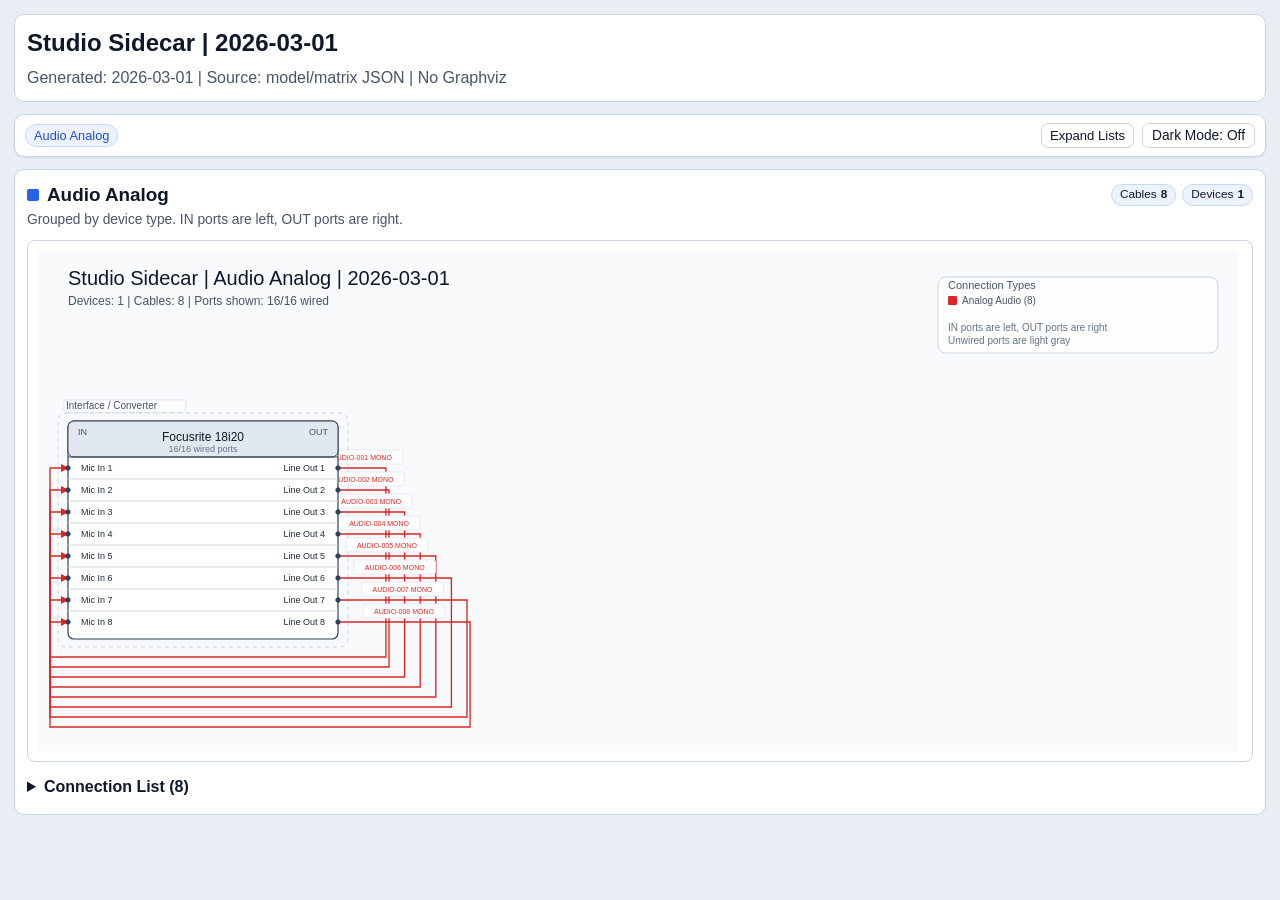
<file: backups/projects-20260301-220203/try-out/outputs/html/studio_wiring_point_to_point.html>
<!doctype html>
<html lang="en">
<head>
  <meta charset="utf-8" />
  <meta name="viewport" content="width=device-width, initial-scale=1" />
  <title>Studio Sidecar | 2026-03-01</title>
  <style>
    :root {
      color-scheme: light;
      --bg: #e9eef4;
      --panel: #ffffff;
      --text: #0f172a;
      --muted: #475569;
      --border: #cbd5e1;
      --link: #1d4ed8;
      --diagram-bg: #ffffff;
      --thead-bg: #e2e8f0;
      --chip-bg: #eef2ff;
      --chip-border: #bfdbfe;
      --toolbar-shadow: 0 1px 2px rgba(15, 23, 42, 0.08);
    }
    body.theme-dark {
      color-scheme: dark;
      --bg: #0b1220;
      --panel: #111827;
      --text: #e5e7eb;
      --muted: #94a3b8;
      --border: #334155;
      --link: #60a5fa;
      --diagram-bg: #0f172a;
      --thead-bg: #1f2937;
      --chip-bg: #1e293b;
      --chip-border: #334155;
      --toolbar-shadow: 0 1px 2px rgba(2, 6, 23, 0.4);
    }
    body {
      margin: 0;
      padding: 14px;
      background: var(--bg);
      color: var(--text);
      font-family: "Helvetica Neue", Helvetica, Arial, sans-serif;
      line-height: 1.35;
    }
    .page {
      display: grid;
      gap: 12px;
    }
    .top-panel {
      background: var(--panel);
      border: 1px solid var(--border);
      border-radius: 10px;
      padding: 12px;
    }
    h1 {
      margin: 0 0 8px 0;
      font-size: 1.5rem;
    }
    .meta {
      color: var(--muted);
      margin-bottom: 0;
    }
    .layer {
      background: var(--panel);
      border: 1px solid var(--border);
      border-radius: 10px;
      padding: 12px;
      margin: 0;
      scroll-margin-top: 84px;
    }
    .layer-head {
      display: flex;
      align-items: center;
      justify-content: space-between;
      gap: 8px;
      margin-bottom: 4px;
      flex-wrap: wrap;
    }
    .layer h2 {
      display: flex;
      align-items: center;
      gap: 8px;
      margin: 0;
      font-size: 1.18rem;
    }
    .layer-note {
      margin: 0 0 10px 0;
      color: var(--muted);
      font-size: 0.86rem;
    }
    .layer-stats {
      display: flex;
      align-items: center;
      gap: 6px;
      flex-wrap: wrap;
    }
    .stat-chip {
      display: inline-flex;
      align-items: center;
      gap: 4px;
      border: 1px solid var(--chip-border);
      background: var(--chip-bg);
      color: var(--text);
      border-radius: 999px;
      padding: 2px 8px;
      font-size: 0.74rem;
    }
    .swatch {
      display: inline-block;
      width: 12px;
      height: 12px;
      border-radius: 2px;
    }
    .diagram {
      overflow-x: auto;
      border: 1px solid var(--border);
      border-radius: 8px;
      background: var(--diagram-bg);
      padding: 10px;
    }
    .diagram svg {
      display: block;
    }
    details {
      margin-top: 10px;
    }
    .connection-details > summary {
      cursor: pointer;
      font-weight: 700;
      color: var(--text);
      padding: 4px 0;
    }
    .connection-table-wrap {
      margin-top: 8px;
      max-height: 360px;
      overflow: auto;
      border: 1px solid var(--border);
      border-radius: 8px;
      background: var(--panel);
    }
    table {
      width: 100%;
      min-width: 980px;
      border-collapse: collapse;
      font-size: 0.84rem;
    }
    th, td {
      border: 1px solid var(--border);
      padding: 6px 8px;
      text-align: left;
      vertical-align: top;
    }
    th {
      background: var(--thead-bg);
      position: sticky;
      top: 0;
      z-index: 1;
    }
    tbody tr:nth-child(even) {
      background: color-mix(in srgb, var(--panel) 88%, var(--bg) 12%);
    }
    td:first-child {
      font-family: ui-monospace, SFMono-Regular, Menlo, Monaco, Consolas, monospace;
      font-size: 0.8rem;
      white-space: nowrap;
    }
    .toolbar {
      margin: 0;
      display: flex;
      align-items: center;
      justify-content: space-between;
      gap: 10px;
      flex-wrap: wrap;
      position: sticky;
      top: 8px;
      z-index: 10;
      background: var(--panel);
      border: 1px solid var(--border);
      border-radius: 10px;
      box-shadow: var(--toolbar-shadow);
      padding: 8px 10px;
    }
    .layer-nav {
      margin: 0;
      display: flex;
      flex-wrap: wrap;
      gap: 6px;
    }
    .nav-chip {
      color: var(--link);
      text-decoration: none;
      font-size: 0.8rem;
      border: 1px solid var(--chip-border);
      background: var(--chip-bg);
      border-radius: 999px;
      padding: 2px 8px;
    }
    .nav-chip:hover {
      text-decoration: none;
      filter: brightness(0.98);
    }
    .toolbar-actions {
      display: flex;
      align-items: center;
      gap: 8px;
      flex-wrap: wrap;
    }
    .theme-toggle-btn {
      font-size: 0.86rem;
      padding: 4px 9px;
      border-radius: 7px;
      border: 1px solid var(--border);
      background: var(--panel);
      color: var(--text);
      cursor: pointer;
    }
    .list-toggle-btn {
      font-size: 0.82rem;
      padding: 4px 8px;
      border-radius: 7px;
      border: 1px solid var(--border);
      background: var(--panel);
      color: var(--text);
      cursor: pointer;
    }
    @media (max-width: 900px) {
      .toolbar {
        top: 6px;
      }
      .connection-table-wrap {
        max-height: 280px;
      }
    }
  </style>
</head>
<body class="main-prototype-mode">
  <div class="page">
  <header class="top-panel">
    <h1>Studio Sidecar | 2026-03-01</h1>
    <div class="meta">Generated: 2026-03-01 | Source: model/matrix JSON | No Graphviz</div>
  </header>
  <div class="toolbar">
    <nav class="layer-nav"><a class="nav-chip" href="#audio-analog">Audio Analog</a></nav>
    <div class="toolbar-actions">
      <button id="toggleListsBtn" class="list-toggle-btn" type="button">Expand Lists</button>
      <button id="themeToggleBtn" class="theme-toggle-btn" type="button">Dark Mode: Off</button>
    </div>
  </div>
  <section class="layer" id="audio-analog">
  <div class="layer-head">
    <h2><span class="swatch" style="background:#2563eb;"></span>Audio Analog</h2>
    <div class="layer-stats">
      <span class="stat-chip">Cables <strong>8</strong></span>
      <span class="stat-chip">Devices <strong>1</strong></span>
    </div>
  </div>
  <p class="layer-note">Grouped by device type. IN ports are left, OUT ports are right.</p>
  <div class="diagram"><svg xmlns="http://www.w3.org/2000/svg" width="1200" height="500" viewBox="0 0 1200 500">
  <defs>
    <marker id="arrow" viewBox="0 0 10 10" refX="9" refY="5" markerWidth="6" markerHeight="6" orient="auto-start-reverse">
      <path d="M 0 0 L 10 5 L 0 10 z" fill="context-stroke"/>
    </marker>
  </defs>
  <rect x="0" y="0" width="100%" height="100%" fill="#f8fafc"/>
  <text x="30" y="34" font-family="Helvetica, Arial, sans-serif" font-size="20" fill="#0f172a">Studio Sidecar | Audio Analog | 2026-03-01</text>
  <text x="30" y="54" font-family="Helvetica, Arial, sans-serif" font-size="12" fill="#475569">Devices: 1 | Cables: 8 | Ports shown: 16/16 wired</text>
  <rect x="20.0" y="162.0" width="290.0" height="234.0" rx="8" ry="8" fill="#f8fafc" fill-opacity="0.55" stroke="#cbd5e1" stroke-width="1" stroke-dasharray="4 4"/>
  <path d="M 300.0 217.0 H 347.9 V 406.0 H 12.0 V 217.0 H 30.0" fill="none" stroke="#dc2626" stroke-width="1.35" marker-end="url(#arrow)"><title>AUDIO-001: Focusrite 18i20 [Line Out 1] -&gt; Focusrite 18i20 [Mic In 1]</title></path>
  <path d="M 300.0 239.0 H 351.0 V 416.0 H 12.0 V 239.0 H 30.0" fill="none" stroke="#dc2626" stroke-width="1.35" marker-end="url(#arrow)"><title>AUDIO-002: Focusrite 18i20 [Line Out 2] -&gt; Focusrite 18i20 [Mic In 2]</title></path>
  <path d="M 300.0 261.0 H 366.6 V 426.0 H 12.0 V 261.0 H 30.0" fill="none" stroke="#dc2626" stroke-width="1.35" marker-end="url(#arrow)"><title>AUDIO-003: Focusrite 18i20 [Line Out 3] -&gt; Focusrite 18i20 [Mic In 3]</title></path>
  <path d="M 300.0 283.0 H 382.2 V 436.0 H 12.0 V 283.0 H 30.0" fill="none" stroke="#dc2626" stroke-width="1.35" marker-end="url(#arrow)"><title>AUDIO-004: Focusrite 18i20 [Line Out 4] -&gt; Focusrite 18i20 [Mic In 4]</title></path>
  <path d="M 300.0 305.0 H 397.8 V 446.0 H 12.0 V 305.0 H 30.0" fill="none" stroke="#dc2626" stroke-width="1.35" marker-end="url(#arrow)"><title>AUDIO-005: Focusrite 18i20 [Line Out 5] -&gt; Focusrite 18i20 [Mic In 5]</title></path>
  <path d="M 300.0 327.0 H 413.4 V 456.0 H 12.0 V 327.0 H 30.0" fill="none" stroke="#dc2626" stroke-width="1.35" marker-end="url(#arrow)"><title>AUDIO-006: Focusrite 18i20 [Line Out 6] -&gt; Focusrite 18i20 [Mic In 6]</title></path>
  <path d="M 300.0 349.0 H 429.0 V 466.0 H 12.0 V 349.0 H 30.0" fill="none" stroke="#dc2626" stroke-width="1.35" marker-end="url(#arrow)"><title>AUDIO-007: Focusrite 18i20 [Line Out 7] -&gt; Focusrite 18i20 [Mic In 7]</title></path>
  <path d="M 300.0 371.0 H 432.1 V 476.0 H 12.0 V 371.0 H 30.0" fill="none" stroke="#dc2626" stroke-width="1.35" marker-end="url(#arrow)"><title>AUDIO-008: Focusrite 18i20 [Line Out 8] -&gt; Focusrite 18i20 [Mic In 8]</title></path>
  <rect x="283.2" y="199.0" width="81.6" height="14.0" rx="2" ry="2" fill="#ffffff" fill-opacity="1" stroke="#e2e8f0" stroke-width="0.9"/>
  <text x="324.0" y="209.0" text-anchor="middle" font-family="Helvetica, Arial, sans-serif" font-size="7.0" fill="#dc2626">AUDIO-001 MONO</text>
  <rect x="39.0" y="221.0" width="81.6" height="14.0" rx="2" ry="2" fill="#ffffff" fill-opacity="1" stroke="#e2e8f0" stroke-width="0.9"/>
  <text x="79.8" y="231.0" text-anchor="middle" font-family="Helvetica, Arial, sans-serif" font-size="7.0" fill="#dc2626">AUDIO-001 MONO</text>
  <rect x="284.7" y="221.0" width="81.6" height="14.0" rx="2" ry="2" fill="#ffffff" fill-opacity="1" stroke="#e2e8f0" stroke-width="0.9"/>
  <text x="325.5" y="231.0" text-anchor="middle" font-family="Helvetica, Arial, sans-serif" font-size="7.0" fill="#dc2626">AUDIO-002 MONO</text>
  <rect x="39.0" y="243.0" width="81.6" height="14.0" rx="2" ry="2" fill="#ffffff" fill-opacity="1" stroke="#e2e8f0" stroke-width="0.9"/>
  <text x="79.8" y="253.0" text-anchor="middle" font-family="Helvetica, Arial, sans-serif" font-size="7.0" fill="#dc2626">AUDIO-002 MONO</text>
  <rect x="292.5" y="243.0" width="81.6" height="14.0" rx="2" ry="2" fill="#ffffff" fill-opacity="1" stroke="#e2e8f0" stroke-width="0.9"/>
  <text x="333.3" y="253.0" text-anchor="middle" font-family="Helvetica, Arial, sans-serif" font-size="7.0" fill="#dc2626">AUDIO-003 MONO</text>
  <rect x="39.0" y="265.0" width="81.6" height="14.0" rx="2" ry="2" fill="#ffffff" fill-opacity="1" stroke="#e2e8f0" stroke-width="0.9"/>
  <text x="79.8" y="275.0" text-anchor="middle" font-family="Helvetica, Arial, sans-serif" font-size="7.0" fill="#dc2626">AUDIO-003 MONO</text>
  <rect x="300.3" y="265.0" width="81.6" height="14.0" rx="2" ry="2" fill="#ffffff" fill-opacity="1" stroke="#e2e8f0" stroke-width="0.9"/>
  <text x="341.1" y="275.0" text-anchor="middle" font-family="Helvetica, Arial, sans-serif" font-size="7.0" fill="#dc2626">AUDIO-004 MONO</text>
  <rect x="39.0" y="287.0" width="81.6" height="14.0" rx="2" ry="2" fill="#ffffff" fill-opacity="1" stroke="#e2e8f0" stroke-width="0.9"/>
  <text x="79.8" y="297.0" text-anchor="middle" font-family="Helvetica, Arial, sans-serif" font-size="7.0" fill="#dc2626">AUDIO-004 MONO</text>
  <rect x="308.1" y="287.0" width="81.6" height="14.0" rx="2" ry="2" fill="#ffffff" fill-opacity="1" stroke="#e2e8f0" stroke-width="0.9"/>
  <text x="348.9" y="297.0" text-anchor="middle" font-family="Helvetica, Arial, sans-serif" font-size="7.0" fill="#dc2626">AUDIO-005 MONO</text>
  <rect x="39.0" y="309.0" width="81.6" height="14.0" rx="2" ry="2" fill="#ffffff" fill-opacity="1" stroke="#e2e8f0" stroke-width="0.9"/>
  <text x="79.8" y="319.0" text-anchor="middle" font-family="Helvetica, Arial, sans-serif" font-size="7.0" fill="#dc2626">AUDIO-005 MONO</text>
  <rect x="315.9" y="309.0" width="81.6" height="14.0" rx="2" ry="2" fill="#ffffff" fill-opacity="1" stroke="#e2e8f0" stroke-width="0.9"/>
  <text x="356.7" y="319.0" text-anchor="middle" font-family="Helvetica, Arial, sans-serif" font-size="7.0" fill="#dc2626">AUDIO-006 MONO</text>
  <rect x="39.0" y="331.0" width="81.6" height="14.0" rx="2" ry="2" fill="#ffffff" fill-opacity="1" stroke="#e2e8f0" stroke-width="0.9"/>
  <text x="79.8" y="341.0" text-anchor="middle" font-family="Helvetica, Arial, sans-serif" font-size="7.0" fill="#dc2626">AUDIO-006 MONO</text>
  <rect x="323.7" y="331.0" width="81.6" height="14.0" rx="2" ry="2" fill="#ffffff" fill-opacity="1" stroke="#e2e8f0" stroke-width="0.9"/>
  <text x="364.5" y="341.0" text-anchor="middle" font-family="Helvetica, Arial, sans-serif" font-size="7.0" fill="#dc2626">AUDIO-007 MONO</text>
  <rect x="39.0" y="353.0" width="81.6" height="14.0" rx="2" ry="2" fill="#ffffff" fill-opacity="1" stroke="#e2e8f0" stroke-width="0.9"/>
  <text x="79.8" y="363.0" text-anchor="middle" font-family="Helvetica, Arial, sans-serif" font-size="7.0" fill="#dc2626">AUDIO-007 MONO</text>
  <rect x="325.2" y="353.0" width="81.6" height="14.0" rx="2" ry="2" fill="#ffffff" fill-opacity="1" stroke="#e2e8f0" stroke-width="0.9"/>
  <text x="366.0" y="363.0" text-anchor="middle" font-family="Helvetica, Arial, sans-serif" font-size="7.0" fill="#dc2626">AUDIO-008 MONO</text>
  <rect x="39.0" y="375.0" width="81.6" height="14.0" rx="2" ry="2" fill="#ffffff" fill-opacity="1" stroke="#e2e8f0" stroke-width="0.9"/>
  <text x="79.8" y="385.0" text-anchor="middle" font-family="Helvetica, Arial, sans-serif" font-size="7.0" fill="#dc2626">AUDIO-008 MONO</text>
  <rect x="30.0" y="170.0" width="270.0" height="218.0" rx="6" ry="6" fill="#ffffff" stroke="#334155" stroke-width="1.2"/>
  <rect x="30.0" y="170.0" width="270.0" height="36.0" rx="6" ry="6" fill="#e2e8f0" stroke="#334155" stroke-width="1.0"/>
  <line x1="30.0" y1="206.0" x2="300.0" y2="206.0" stroke="#334155" stroke-width="1"/>
  <text x="40.0" y="184.0" font-family="Helvetica, Arial, sans-serif" font-size="9" fill="#475569">IN</text>
  <text x="290.0" y="184.0" text-anchor="end" font-family="Helvetica, Arial, sans-serif" font-size="9" fill="#475569">OUT</text>
  <text x="165.0" y="190.0" text-anchor="middle" font-family="Helvetica, Arial, sans-serif" font-size="12" fill="#0f172a">Focusrite 18i20</text>
  <text x="165.0" y="201.0" text-anchor="middle" font-family="Helvetica, Arial, sans-serif" font-size="9" fill="#64748b">16/16 wired ports</text>
  <text x="43.0" y="220.0" text-anchor="start" font-family="Helvetica, Arial, sans-serif" font-size="9" fill="#1e293b">Mic In 1</text>
  <circle cx="30.0" cy="217.0" r="2.2" fill="#334155" stroke="#334155" stroke-width="1"/>
  <text x="287.0" y="220.0" text-anchor="end" font-family="Helvetica, Arial, sans-serif" font-size="9" fill="#1e293b">Line Out 1</text>
  <circle cx="300.0" cy="217.0" r="2.2" fill="#334155" stroke="#334155" stroke-width="1"/>
  <line x1="30.0" y1="228.0" x2="300.0" y2="228.0" stroke="#cbd5e1" stroke-width="1"/>
  <text x="43.0" y="242.0" text-anchor="start" font-family="Helvetica, Arial, sans-serif" font-size="9" fill="#1e293b">Mic In 2</text>
  <circle cx="30.0" cy="239.0" r="2.2" fill="#334155" stroke="#334155" stroke-width="1"/>
  <text x="287.0" y="242.0" text-anchor="end" font-family="Helvetica, Arial, sans-serif" font-size="9" fill="#1e293b">Line Out 2</text>
  <circle cx="300.0" cy="239.0" r="2.2" fill="#334155" stroke="#334155" stroke-width="1"/>
  <line x1="30.0" y1="250.0" x2="300.0" y2="250.0" stroke="#cbd5e1" stroke-width="1"/>
  <text x="43.0" y="264.0" text-anchor="start" font-family="Helvetica, Arial, sans-serif" font-size="9" fill="#1e293b">Mic In 3</text>
  <circle cx="30.0" cy="261.0" r="2.2" fill="#334155" stroke="#334155" stroke-width="1"/>
  <text x="287.0" y="264.0" text-anchor="end" font-family="Helvetica, Arial, sans-serif" font-size="9" fill="#1e293b">Line Out 3</text>
  <circle cx="300.0" cy="261.0" r="2.2" fill="#334155" stroke="#334155" stroke-width="1"/>
  <line x1="30.0" y1="272.0" x2="300.0" y2="272.0" stroke="#cbd5e1" stroke-width="1"/>
  <text x="43.0" y="286.0" text-anchor="start" font-family="Helvetica, Arial, sans-serif" font-size="9" fill="#1e293b">Mic In 4</text>
  <circle cx="30.0" cy="283.0" r="2.2" fill="#334155" stroke="#334155" stroke-width="1"/>
  <text x="287.0" y="286.0" text-anchor="end" font-family="Helvetica, Arial, sans-serif" font-size="9" fill="#1e293b">Line Out 4</text>
  <circle cx="300.0" cy="283.0" r="2.2" fill="#334155" stroke="#334155" stroke-width="1"/>
  <line x1="30.0" y1="294.0" x2="300.0" y2="294.0" stroke="#cbd5e1" stroke-width="1"/>
  <text x="43.0" y="308.0" text-anchor="start" font-family="Helvetica, Arial, sans-serif" font-size="9" fill="#1e293b">Mic In 5</text>
  <circle cx="30.0" cy="305.0" r="2.2" fill="#334155" stroke="#334155" stroke-width="1"/>
  <text x="287.0" y="308.0" text-anchor="end" font-family="Helvetica, Arial, sans-serif" font-size="9" fill="#1e293b">Line Out 5</text>
  <circle cx="300.0" cy="305.0" r="2.2" fill="#334155" stroke="#334155" stroke-width="1"/>
  <line x1="30.0" y1="316.0" x2="300.0" y2="316.0" stroke="#cbd5e1" stroke-width="1"/>
  <text x="43.0" y="330.0" text-anchor="start" font-family="Helvetica, Arial, sans-serif" font-size="9" fill="#1e293b">Mic In 6</text>
  <circle cx="30.0" cy="327.0" r="2.2" fill="#334155" stroke="#334155" stroke-width="1"/>
  <text x="287.0" y="330.0" text-anchor="end" font-family="Helvetica, Arial, sans-serif" font-size="9" fill="#1e293b">Line Out 6</text>
  <circle cx="300.0" cy="327.0" r="2.2" fill="#334155" stroke="#334155" stroke-width="1"/>
  <line x1="30.0" y1="338.0" x2="300.0" y2="338.0" stroke="#cbd5e1" stroke-width="1"/>
  <text x="43.0" y="352.0" text-anchor="start" font-family="Helvetica, Arial, sans-serif" font-size="9" fill="#1e293b">Mic In 7</text>
  <circle cx="30.0" cy="349.0" r="2.2" fill="#334155" stroke="#334155" stroke-width="1"/>
  <text x="287.0" y="352.0" text-anchor="end" font-family="Helvetica, Arial, sans-serif" font-size="9" fill="#1e293b">Line Out 7</text>
  <circle cx="300.0" cy="349.0" r="2.2" fill="#334155" stroke="#334155" stroke-width="1"/>
  <line x1="30.0" y1="360.0" x2="300.0" y2="360.0" stroke="#cbd5e1" stroke-width="1"/>
  <text x="43.0" y="374.0" text-anchor="start" font-family="Helvetica, Arial, sans-serif" font-size="9" fill="#1e293b">Mic In 8</text>
  <circle cx="30.0" cy="371.0" r="2.2" fill="#334155" stroke="#334155" stroke-width="1"/>
  <text x="287.0" y="374.0" text-anchor="end" font-family="Helvetica, Arial, sans-serif" font-size="9" fill="#1e293b">Line Out 8</text>
  <circle cx="300.0" cy="371.0" r="2.2" fill="#334155" stroke="#334155" stroke-width="1"/>
  <rect x="26.0" y="149.0" width="121.8" height="12.5" rx="2" ry="2" fill="#ffffff" fill-opacity="0.9" stroke="#cbd5e1" stroke-width="0.6"/>
  <text x="28.0" y="158.0" font-family="Helvetica, Arial, sans-serif" font-size="10" fill="#475569">Interface / Converter</text>
  <rect x="900.0" y="26.0" width="280" height="76.0" rx="8" ry="8" fill="#ffffff" fill-opacity="0.9" stroke="#cbd5e1" stroke-width="1"/>
  <text x="910.0" y="38.0" font-family="Helvetica, Arial, sans-serif" font-size="11" fill="#475569">Connection Types</text>
  <rect x="910.0" y="45.0" width="9" height="9" fill="#dc2626" rx="1" ry="1"/>
  <text x="924.0" y="53.0" font-family="Helvetica, Arial, sans-serif" font-size="10" fill="#475569">Analog Audio (8)</text>
  <text x="910.0" y="80.0" font-family="Helvetica, Arial, sans-serif" font-size="10" fill="#64748b">IN ports are left, OUT ports are right</text>
  <text x="910.0" y="93.0" font-family="Helvetica, Arial, sans-serif" font-size="10" fill="#64748b">Unwired ports are light gray</text>
</svg></div>
  <details class="connection-details"><summary>Connection List (8)</summary>
    <div class="connection-table-wrap"><table><thead><tr><th>Cable ID</th><th>Source Device</th><th>Source Type</th><th>Source Port</th><th>Dest Device</th><th>Dest Type</th><th>Dest Port</th><th>Cable Type</th><th>Connection Type</th><th>Signal Type</th><th>Status</th></tr></thead><tbody><tr><td>AUDIO-001</td><td>Focusrite 18i20</td><td>Other</td><td>Line Out 1</td><td>Focusrite 18i20</td><td>Other</td><td>Mic In 1</td><td>Analog</td><td>MONO</td><td>Analog Audio</td><td>Connected</td></tr>
<tr><td>AUDIO-002</td><td>Focusrite 18i20</td><td>Other</td><td>Line Out 2</td><td>Focusrite 18i20</td><td>Other</td><td>Mic In 2</td><td>Analog</td><td>MONO</td><td>Analog Audio</td><td>Connected</td></tr>
<tr><td>AUDIO-003</td><td>Focusrite 18i20</td><td>Other</td><td>Line Out 3</td><td>Focusrite 18i20</td><td>Other</td><td>Mic In 3</td><td>Analog</td><td>MONO</td><td>Analog Audio</td><td>Connected</td></tr>
<tr><td>AUDIO-004</td><td>Focusrite 18i20</td><td>Other</td><td>Line Out 4</td><td>Focusrite 18i20</td><td>Other</td><td>Mic In 4</td><td>Analog</td><td>MONO</td><td>Analog Audio</td><td>Connected</td></tr>
<tr><td>AUDIO-005</td><td>Focusrite 18i20</td><td>Other</td><td>Line Out 5</td><td>Focusrite 18i20</td><td>Other</td><td>Mic In 5</td><td>Analog</td><td>MONO</td><td>Analog Audio</td><td>Connected</td></tr>
<tr><td>AUDIO-006</td><td>Focusrite 18i20</td><td>Other</td><td>Line Out 6</td><td>Focusrite 18i20</td><td>Other</td><td>Mic In 6</td><td>Analog</td><td>MONO</td><td>Analog Audio</td><td>Connected</td></tr>
<tr><td>AUDIO-007</td><td>Focusrite 18i20</td><td>Other</td><td>Line Out 7</td><td>Focusrite 18i20</td><td>Other</td><td>Mic In 7</td><td>Analog</td><td>MONO</td><td>Analog Audio</td><td>Connected</td></tr>
<tr><td>AUDIO-008</td><td>Focusrite 18i20</td><td>Other</td><td>Line Out 8</td><td>Focusrite 18i20</td><td>Other</td><td>Mic In 8</td><td>Analog</td><td>MONO</td><td>Analog Audio</td><td>Connected</td></tr></tbody></table></div>
  </details>
</section>
  </div>
  <script>
    (function() {
      const STORAGE_KEY = "studioWiringThemeModeV1";
      const btn = document.getElementById("themeToggleBtn");
      const listBtn = document.getElementById("toggleListsBtn");
      if (!btn) return;

      function getInitialTheme() {
        try {
          const stored = String(window.localStorage.getItem(STORAGE_KEY) || "").toLowerCase().trim();
          if (stored === "dark" || stored === "light") return stored;
        } catch (error) {
          // Ignore storage issues.
        }
        return (window.matchMedia && window.matchMedia("(prefers-color-scheme: dark)").matches) ? "dark" : "light";
      }

      function applyTheme(mode, persist) {
        const resolved = mode === "dark" ? "dark" : "light";
        document.body.classList.toggle("theme-dark", resolved === "dark");
        document.body.classList.toggle("theme-light", resolved !== "dark");
        btn.textContent = resolved === "dark" ? "Dark Mode: On" : "Dark Mode: Off";
        btn.title = resolved === "dark" ? "Switch to light mode" : "Switch to dark mode";
        if (persist) {
          try {
            window.localStorage.setItem(STORAGE_KEY, resolved);
          } catch (error) {
            // Ignore storage issues.
          }
        }
      }

      let mode = getInitialTheme();
      applyTheme(mode, false);

      btn.addEventListener("click", function() {
        mode = mode === "dark" ? "light" : "dark";
        applyTheme(mode, true);
      });

      if (listBtn) {
        listBtn.addEventListener("click", function() {
          const details = Array.from(document.querySelectorAll("details.connection-details"));
          if (!details.length) return;
          const shouldOpen = details.some((item) => !item.open);
          details.forEach((item) => {
            item.open = shouldOpen;
          });
          listBtn.textContent = shouldOpen ? "Collapse Lists" : "Expand Lists";
        });
      }
    })();
  </script>
</body>
</html>
</file>
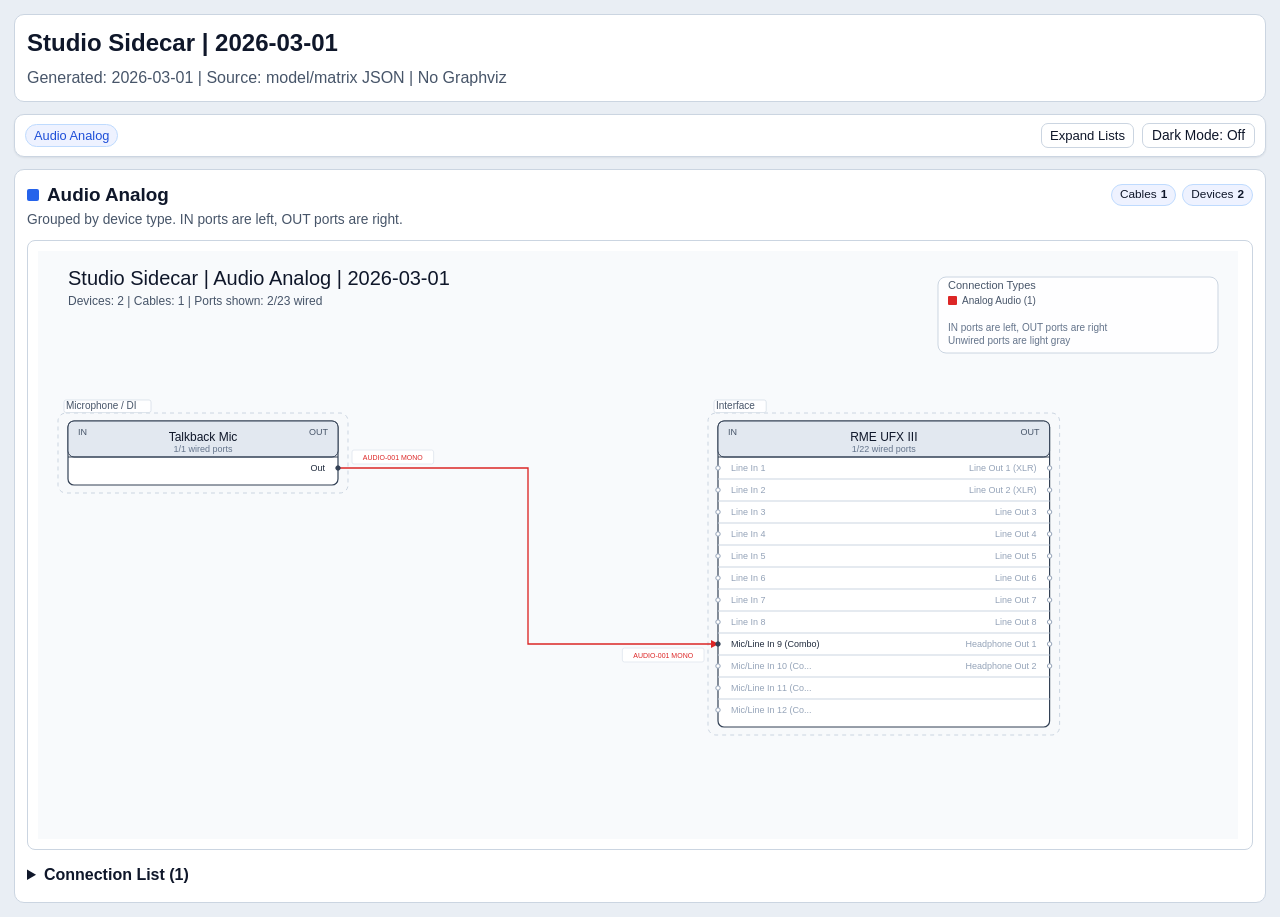
<file: backups/projects-20260301-220349/studio-sidecar/outputs/html/studio_wiring_point_to_point.html>
<!doctype html>
<html lang="en">
<head>
  <meta charset="utf-8" />
  <meta name="viewport" content="width=device-width, initial-scale=1" />
  <title>Studio Sidecar | 2026-03-01</title>
  <style>
    :root {
      color-scheme: light;
      --bg: #e9eef4;
      --panel: #ffffff;
      --text: #0f172a;
      --muted: #475569;
      --border: #cbd5e1;
      --link: #1d4ed8;
      --diagram-bg: #ffffff;
      --thead-bg: #e2e8f0;
      --chip-bg: #eef2ff;
      --chip-border: #bfdbfe;
      --toolbar-shadow: 0 1px 2px rgba(15, 23, 42, 0.08);
    }
    body.theme-dark {
      color-scheme: dark;
      --bg: #0b1220;
      --panel: #111827;
      --text: #e5e7eb;
      --muted: #94a3b8;
      --border: #334155;
      --link: #60a5fa;
      --diagram-bg: #0f172a;
      --thead-bg: #1f2937;
      --chip-bg: #1e293b;
      --chip-border: #334155;
      --toolbar-shadow: 0 1px 2px rgba(2, 6, 23, 0.4);
    }
    body {
      margin: 0;
      padding: 14px;
      background: var(--bg);
      color: var(--text);
      font-family: "Helvetica Neue", Helvetica, Arial, sans-serif;
      line-height: 1.35;
    }
    .page {
      display: grid;
      gap: 12px;
    }
    .top-panel {
      background: var(--panel);
      border: 1px solid var(--border);
      border-radius: 10px;
      padding: 12px;
    }
    h1 {
      margin: 0 0 8px 0;
      font-size: 1.5rem;
    }
    .meta {
      color: var(--muted);
      margin-bottom: 0;
    }
    .layer {
      background: var(--panel);
      border: 1px solid var(--border);
      border-radius: 10px;
      padding: 12px;
      margin: 0;
      scroll-margin-top: 84px;
    }
    .layer-head {
      display: flex;
      align-items: center;
      justify-content: space-between;
      gap: 8px;
      margin-bottom: 4px;
      flex-wrap: wrap;
    }
    .layer h2 {
      display: flex;
      align-items: center;
      gap: 8px;
      margin: 0;
      font-size: 1.18rem;
    }
    .layer-note {
      margin: 0 0 10px 0;
      color: var(--muted);
      font-size: 0.86rem;
    }
    .layer-stats {
      display: flex;
      align-items: center;
      gap: 6px;
      flex-wrap: wrap;
    }
    .stat-chip {
      display: inline-flex;
      align-items: center;
      gap: 4px;
      border: 1px solid var(--chip-border);
      background: var(--chip-bg);
      color: var(--text);
      border-radius: 999px;
      padding: 2px 8px;
      font-size: 0.74rem;
    }
    .swatch {
      display: inline-block;
      width: 12px;
      height: 12px;
      border-radius: 2px;
    }
    .diagram {
      overflow-x: auto;
      border: 1px solid var(--border);
      border-radius: 8px;
      background: var(--diagram-bg);
      padding: 10px;
    }
    .diagram svg {
      display: block;
    }
    details {
      margin-top: 10px;
    }
    .connection-details > summary {
      cursor: pointer;
      font-weight: 700;
      color: var(--text);
      padding: 4px 0;
    }
    .connection-table-wrap {
      margin-top: 8px;
      max-height: 360px;
      overflow: auto;
      border: 1px solid var(--border);
      border-radius: 8px;
      background: var(--panel);
    }
    table {
      width: 100%;
      min-width: 980px;
      border-collapse: collapse;
      font-size: 0.84rem;
    }
    th, td {
      border: 1px solid var(--border);
      padding: 6px 8px;
      text-align: left;
      vertical-align: top;
    }
    th {
      background: var(--thead-bg);
      position: sticky;
      top: 0;
      z-index: 1;
    }
    tbody tr:nth-child(even) {
      background: color-mix(in srgb, var(--panel) 88%, var(--bg) 12%);
    }
    td:first-child {
      font-family: ui-monospace, SFMono-Regular, Menlo, Monaco, Consolas, monospace;
      font-size: 0.8rem;
      white-space: nowrap;
    }
    .toolbar {
      margin: 0;
      display: flex;
      align-items: center;
      justify-content: space-between;
      gap: 10px;
      flex-wrap: wrap;
      position: sticky;
      top: 8px;
      z-index: 10;
      background: var(--panel);
      border: 1px solid var(--border);
      border-radius: 10px;
      box-shadow: var(--toolbar-shadow);
      padding: 8px 10px;
    }
    .layer-nav {
      margin: 0;
      display: flex;
      flex-wrap: wrap;
      gap: 6px;
    }
    .nav-chip {
      color: var(--link);
      text-decoration: none;
      font-size: 0.8rem;
      border: 1px solid var(--chip-border);
      background: var(--chip-bg);
      border-radius: 999px;
      padding: 2px 8px;
    }
    .nav-chip:hover {
      text-decoration: none;
      filter: brightness(0.98);
    }
    .toolbar-actions {
      display: flex;
      align-items: center;
      gap: 8px;
      flex-wrap: wrap;
    }
    .theme-toggle-btn {
      font-size: 0.86rem;
      padding: 4px 9px;
      border-radius: 7px;
      border: 1px solid var(--border);
      background: var(--panel);
      color: var(--text);
      cursor: pointer;
    }
    .list-toggle-btn {
      font-size: 0.82rem;
      padding: 4px 8px;
      border-radius: 7px;
      border: 1px solid var(--border);
      background: var(--panel);
      color: var(--text);
      cursor: pointer;
    }
    @media (max-width: 900px) {
      .toolbar {
        top: 6px;
      }
      .connection-table-wrap {
        max-height: 280px;
      }
    }
  </style>
</head>
<body class="main-prototype-mode">
  <div class="page">
  <header class="top-panel">
    <h1>Studio Sidecar | 2026-03-01</h1>
    <div class="meta">Generated: 2026-03-01 | Source: model/matrix JSON | No Graphviz</div>
  </header>
  <div class="toolbar">
    <nav class="layer-nav"><a class="nav-chip" href="#audio-analog">Audio Analog</a></nav>
    <div class="toolbar-actions">
      <button id="toggleListsBtn" class="list-toggle-btn" type="button">Expand Lists</button>
      <button id="themeToggleBtn" class="theme-toggle-btn" type="button">Dark Mode: Off</button>
    </div>
  </div>
  <section class="layer" id="audio-analog">
  <div class="layer-head">
    <h2><span class="swatch" style="background:#2563eb;"></span>Audio Analog</h2>
    <div class="layer-stats">
      <span class="stat-chip">Cables <strong>1</strong></span>
      <span class="stat-chip">Devices <strong>2</strong></span>
    </div>
  </div>
  <p class="layer-note">Grouped by device type. IN ports are left, OUT ports are right.</p>
  <div class="diagram"><svg xmlns="http://www.w3.org/2000/svg" width="1200" height="588" viewBox="0 0 1200 588">
  <defs>
    <marker id="arrow" viewBox="0 0 10 10" refX="9" refY="5" markerWidth="6" markerHeight="6" orient="auto-start-reverse">
      <path d="M 0 0 L 10 5 L 0 10 z" fill="context-stroke"/>
    </marker>
  </defs>
  <rect x="0" y="0" width="100%" height="100%" fill="#f8fafc"/>
  <text x="30" y="34" font-family="Helvetica, Arial, sans-serif" font-size="20" fill="#0f172a">Studio Sidecar | Audio Analog | 2026-03-01</text>
  <text x="30" y="54" font-family="Helvetica, Arial, sans-serif" font-size="12" fill="#475569">Devices: 2 | Cables: 1 | Ports shown: 2/23 wired</text>
  <rect x="20.0" y="162.0" width="290.0" height="80.0" rx="8" ry="8" fill="#f8fafc" fill-opacity="0.55" stroke="#cbd5e1" stroke-width="1" stroke-dasharray="4 4"/>
  <rect x="670.0" y="162.0" width="351.6" height="322.0" rx="8" ry="8" fill="#f8fafc" fill-opacity="0.55" stroke="#cbd5e1" stroke-width="1" stroke-dasharray="4 4"/>
  <path d="M 300.0 217.0 H 409.6 H 490.0 V 393.0 H 570.4 H 680.0" fill="none" stroke="#dc2626" stroke-width="1.35" marker-end="url(#arrow)"><title>AUDIO-001: Talkback Mic [Output] -&gt; RME UFX III [Mic/Line In 9 (Combo)]</title></path>
  <rect x="314.0" y="199.0" width="81.6" height="14.0" rx="2" ry="2" fill="#ffffff" fill-opacity="1" stroke="#e2e8f0" stroke-width="0.9"/>
  <text x="354.8" y="209.0" text-anchor="middle" font-family="Helvetica, Arial, sans-serif" font-size="7.0" fill="#dc2626">AUDIO-001 MONO</text>
  <rect x="584.4" y="397.0" width="81.6" height="14.0" rx="2" ry="2" fill="#ffffff" fill-opacity="1" stroke="#e2e8f0" stroke-width="0.9"/>
  <text x="625.2" y="407.0" text-anchor="middle" font-family="Helvetica, Arial, sans-serif" font-size="7.0" fill="#dc2626">AUDIO-001 MONO</text>
  <rect x="30.0" y="170.0" width="270.0" height="64.0" rx="6" ry="6" fill="#ffffff" stroke="#334155" stroke-width="1.2"/>
  <rect x="30.0" y="170.0" width="270.0" height="36.0" rx="6" ry="6" fill="#e2e8f0" stroke="#334155" stroke-width="1.0"/>
  <line x1="30.0" y1="206.0" x2="300.0" y2="206.0" stroke="#334155" stroke-width="1"/>
  <text x="40.0" y="184.0" font-family="Helvetica, Arial, sans-serif" font-size="9" fill="#475569">IN</text>
  <text x="290.0" y="184.0" text-anchor="end" font-family="Helvetica, Arial, sans-serif" font-size="9" fill="#475569">OUT</text>
  <text x="165.0" y="190.0" text-anchor="middle" font-family="Helvetica, Arial, sans-serif" font-size="12" fill="#0f172a">Talkback Mic</text>
  <text x="165.0" y="201.0" text-anchor="middle" font-family="Helvetica, Arial, sans-serif" font-size="9" fill="#64748b">1/1 wired ports</text>
  <text x="287.0" y="220.0" text-anchor="end" font-family="Helvetica, Arial, sans-serif" font-size="9" fill="#1e293b">Out</text>
  <circle cx="300.0" cy="217.0" r="2.2" fill="#334155" stroke="#334155" stroke-width="1"/>
  <rect x="680.0" y="170.0" width="331.6" height="306.0" rx="6" ry="6" fill="#ffffff" stroke="#334155" stroke-width="1.2"/>
  <rect x="680.0" y="170.0" width="331.6" height="36.0" rx="6" ry="6" fill="#e2e8f0" stroke="#334155" stroke-width="1.0"/>
  <line x1="680.0" y1="206.0" x2="1011.6" y2="206.0" stroke="#334155" stroke-width="1"/>
  <text x="690.0" y="184.0" font-family="Helvetica, Arial, sans-serif" font-size="9" fill="#475569">IN</text>
  <text x="1001.6" y="184.0" text-anchor="end" font-family="Helvetica, Arial, sans-serif" font-size="9" fill="#475569">OUT</text>
  <text x="845.8" y="190.0" text-anchor="middle" font-family="Helvetica, Arial, sans-serif" font-size="12" fill="#0f172a">RME UFX III</text>
  <text x="845.8" y="201.0" text-anchor="middle" font-family="Helvetica, Arial, sans-serif" font-size="9" fill="#64748b">1/22 wired ports</text>
  <text x="693.0" y="220.0" text-anchor="start" font-family="Helvetica, Arial, sans-serif" font-size="9" fill="#94a3b8">Line In 1</text>
  <circle cx="680.0" cy="217.0" r="2.2" fill="#ffffff" stroke="#94a3b8" stroke-width="1"/>
  <text x="998.6" y="220.0" text-anchor="end" font-family="Helvetica, Arial, sans-serif" font-size="9" fill="#94a3b8">Line Out 1 (XLR)</text>
  <circle cx="1011.6" cy="217.0" r="2.2" fill="#ffffff" stroke="#94a3b8" stroke-width="1"/>
  <line x1="680.0" y1="228.0" x2="1011.6" y2="228.0" stroke="#cbd5e1" stroke-width="1"/>
  <text x="693.0" y="242.0" text-anchor="start" font-family="Helvetica, Arial, sans-serif" font-size="9" fill="#94a3b8">Line In 2</text>
  <circle cx="680.0" cy="239.0" r="2.2" fill="#ffffff" stroke="#94a3b8" stroke-width="1"/>
  <text x="998.6" y="242.0" text-anchor="end" font-family="Helvetica, Arial, sans-serif" font-size="9" fill="#94a3b8">Line Out 2 (XLR)</text>
  <circle cx="1011.6" cy="239.0" r="2.2" fill="#ffffff" stroke="#94a3b8" stroke-width="1"/>
  <line x1="680.0" y1="250.0" x2="1011.6" y2="250.0" stroke="#cbd5e1" stroke-width="1"/>
  <text x="693.0" y="264.0" text-anchor="start" font-family="Helvetica, Arial, sans-serif" font-size="9" fill="#94a3b8">Line In 3</text>
  <circle cx="680.0" cy="261.0" r="2.2" fill="#ffffff" stroke="#94a3b8" stroke-width="1"/>
  <text x="998.6" y="264.0" text-anchor="end" font-family="Helvetica, Arial, sans-serif" font-size="9" fill="#94a3b8">Line Out 3</text>
  <circle cx="1011.6" cy="261.0" r="2.2" fill="#ffffff" stroke="#94a3b8" stroke-width="1"/>
  <line x1="680.0" y1="272.0" x2="1011.6" y2="272.0" stroke="#cbd5e1" stroke-width="1"/>
  <text x="693.0" y="286.0" text-anchor="start" font-family="Helvetica, Arial, sans-serif" font-size="9" fill="#94a3b8">Line In 4</text>
  <circle cx="680.0" cy="283.0" r="2.2" fill="#ffffff" stroke="#94a3b8" stroke-width="1"/>
  <text x="998.6" y="286.0" text-anchor="end" font-family="Helvetica, Arial, sans-serif" font-size="9" fill="#94a3b8">Line Out 4</text>
  <circle cx="1011.6" cy="283.0" r="2.2" fill="#ffffff" stroke="#94a3b8" stroke-width="1"/>
  <line x1="680.0" y1="294.0" x2="1011.6" y2="294.0" stroke="#cbd5e1" stroke-width="1"/>
  <text x="693.0" y="308.0" text-anchor="start" font-family="Helvetica, Arial, sans-serif" font-size="9" fill="#94a3b8">Line In 5</text>
  <circle cx="680.0" cy="305.0" r="2.2" fill="#ffffff" stroke="#94a3b8" stroke-width="1"/>
  <text x="998.6" y="308.0" text-anchor="end" font-family="Helvetica, Arial, sans-serif" font-size="9" fill="#94a3b8">Line Out 5</text>
  <circle cx="1011.6" cy="305.0" r="2.2" fill="#ffffff" stroke="#94a3b8" stroke-width="1"/>
  <line x1="680.0" y1="316.0" x2="1011.6" y2="316.0" stroke="#cbd5e1" stroke-width="1"/>
  <text x="693.0" y="330.0" text-anchor="start" font-family="Helvetica, Arial, sans-serif" font-size="9" fill="#94a3b8">Line In 6</text>
  <circle cx="680.0" cy="327.0" r="2.2" fill="#ffffff" stroke="#94a3b8" stroke-width="1"/>
  <text x="998.6" y="330.0" text-anchor="end" font-family="Helvetica, Arial, sans-serif" font-size="9" fill="#94a3b8">Line Out 6</text>
  <circle cx="1011.6" cy="327.0" r="2.2" fill="#ffffff" stroke="#94a3b8" stroke-width="1"/>
  <line x1="680.0" y1="338.0" x2="1011.6" y2="338.0" stroke="#cbd5e1" stroke-width="1"/>
  <text x="693.0" y="352.0" text-anchor="start" font-family="Helvetica, Arial, sans-serif" font-size="9" fill="#94a3b8">Line In 7</text>
  <circle cx="680.0" cy="349.0" r="2.2" fill="#ffffff" stroke="#94a3b8" stroke-width="1"/>
  <text x="998.6" y="352.0" text-anchor="end" font-family="Helvetica, Arial, sans-serif" font-size="9" fill="#94a3b8">Line Out 7</text>
  <circle cx="1011.6" cy="349.0" r="2.2" fill="#ffffff" stroke="#94a3b8" stroke-width="1"/>
  <line x1="680.0" y1="360.0" x2="1011.6" y2="360.0" stroke="#cbd5e1" stroke-width="1"/>
  <text x="693.0" y="374.0" text-anchor="start" font-family="Helvetica, Arial, sans-serif" font-size="9" fill="#94a3b8">Line In 8</text>
  <circle cx="680.0" cy="371.0" r="2.2" fill="#ffffff" stroke="#94a3b8" stroke-width="1"/>
  <text x="998.6" y="374.0" text-anchor="end" font-family="Helvetica, Arial, sans-serif" font-size="9" fill="#94a3b8">Line Out 8</text>
  <circle cx="1011.6" cy="371.0" r="2.2" fill="#ffffff" stroke="#94a3b8" stroke-width="1"/>
  <line x1="680.0" y1="382.0" x2="1011.6" y2="382.0" stroke="#cbd5e1" stroke-width="1"/>
  <text x="693.0" y="396.0" text-anchor="start" font-family="Helvetica, Arial, sans-serif" font-size="9" fill="#1e293b">Mic/Line In 9 (Combo)</text>
  <circle cx="680.0" cy="393.0" r="2.2" fill="#334155" stroke="#334155" stroke-width="1"/>
  <text x="998.6" y="396.0" text-anchor="end" font-family="Helvetica, Arial, sans-serif" font-size="9" fill="#94a3b8">Headphone Out 1</text>
  <circle cx="1011.6" cy="393.0" r="2.2" fill="#ffffff" stroke="#94a3b8" stroke-width="1"/>
  <line x1="680.0" y1="404.0" x2="1011.6" y2="404.0" stroke="#cbd5e1" stroke-width="1"/>
  <text x="693.0" y="418.0" text-anchor="start" font-family="Helvetica, Arial, sans-serif" font-size="9" fill="#94a3b8">Mic/Line In 10 (Co...</text>
  <circle cx="680.0" cy="415.0" r="2.2" fill="#ffffff" stroke="#94a3b8" stroke-width="1"/>
  <text x="998.6" y="418.0" text-anchor="end" font-family="Helvetica, Arial, sans-serif" font-size="9" fill="#94a3b8">Headphone Out 2</text>
  <circle cx="1011.6" cy="415.0" r="2.2" fill="#ffffff" stroke="#94a3b8" stroke-width="1"/>
  <line x1="680.0" y1="426.0" x2="1011.6" y2="426.0" stroke="#cbd5e1" stroke-width="1"/>
  <text x="693.0" y="440.0" text-anchor="start" font-family="Helvetica, Arial, sans-serif" font-size="9" fill="#94a3b8">Mic/Line In 11 (Co...</text>
  <circle cx="680.0" cy="437.0" r="2.2" fill="#ffffff" stroke="#94a3b8" stroke-width="1"/>
  <line x1="680.0" y1="448.0" x2="1011.6" y2="448.0" stroke="#cbd5e1" stroke-width="1"/>
  <text x="693.0" y="462.0" text-anchor="start" font-family="Helvetica, Arial, sans-serif" font-size="9" fill="#94a3b8">Mic/Line In 12 (Co...</text>
  <circle cx="680.0" cy="459.0" r="2.2" fill="#ffffff" stroke="#94a3b8" stroke-width="1"/>
  <rect x="26.0" y="149.0" width="87.0" height="12.5" rx="2" ry="2" fill="#ffffff" fill-opacity="0.9" stroke="#cbd5e1" stroke-width="0.6"/>
  <text x="28.0" y="158.0" font-family="Helvetica, Arial, sans-serif" font-size="10" fill="#475569">Microphone / DI</text>
  <rect x="676.0" y="149.0" width="52.2" height="12.5" rx="2" ry="2" fill="#ffffff" fill-opacity="0.9" stroke="#cbd5e1" stroke-width="0.6"/>
  <text x="678.0" y="158.0" font-family="Helvetica, Arial, sans-serif" font-size="10" fill="#475569">Interface</text>
  <rect x="900.0" y="26.0" width="280" height="76.0" rx="8" ry="8" fill="#ffffff" fill-opacity="0.9" stroke="#cbd5e1" stroke-width="1"/>
  <text x="910.0" y="38.0" font-family="Helvetica, Arial, sans-serif" font-size="11" fill="#475569">Connection Types</text>
  <rect x="910.0" y="45.0" width="9" height="9" fill="#dc2626" rx="1" ry="1"/>
  <text x="924.0" y="53.0" font-family="Helvetica, Arial, sans-serif" font-size="10" fill="#475569">Analog Audio (1)</text>
  <text x="910.0" y="80.0" font-family="Helvetica, Arial, sans-serif" font-size="10" fill="#64748b">IN ports are left, OUT ports are right</text>
  <text x="910.0" y="93.0" font-family="Helvetica, Arial, sans-serif" font-size="10" fill="#64748b">Unwired ports are light gray</text>
</svg></div>
  <details class="connection-details"><summary>Connection List (1)</summary>
    <div class="connection-table-wrap"><table><thead><tr><th>Cable ID</th><th>Source Device</th><th>Source Type</th><th>Source Port</th><th>Dest Device</th><th>Dest Type</th><th>Dest Port</th><th>Cable Type</th><th>Connection Type</th><th>Signal Type</th><th>Status</th></tr></thead><tbody><tr><td>AUDIO-001</td><td>Talkback Mic</td><td>Microphone / DI</td><td>Output</td><td>RME UFX III</td><td>Interface / Converter</td><td>Mic/Line In 9 (Combo)</td><td>Analog</td><td>MONO</td><td>Analog Audio</td><td>Connected</td></tr></tbody></table></div>
  </details>
</section>
  </div>
  <script>
    (function() {
      const STORAGE_KEY = "studioWiringThemeModeV1";
      const btn = document.getElementById("themeToggleBtn");
      const listBtn = document.getElementById("toggleListsBtn");
      if (!btn) return;

      function getInitialTheme() {
        try {
          const stored = String(window.localStorage.getItem(STORAGE_KEY) || "").toLowerCase().trim();
          if (stored === "dark" || stored === "light") return stored;
        } catch (error) {
          // Ignore storage issues.
        }
        return (window.matchMedia && window.matchMedia("(prefers-color-scheme: dark)").matches) ? "dark" : "light";
      }

      function applyTheme(mode, persist) {
        const resolved = mode === "dark" ? "dark" : "light";
        document.body.classList.toggle("theme-dark", resolved === "dark");
        document.body.classList.toggle("theme-light", resolved !== "dark");
        btn.textContent = resolved === "dark" ? "Dark Mode: On" : "Dark Mode: Off";
        btn.title = resolved === "dark" ? "Switch to light mode" : "Switch to dark mode";
        if (persist) {
          try {
            window.localStorage.setItem(STORAGE_KEY, resolved);
          } catch (error) {
            // Ignore storage issues.
          }
        }
      }

      let mode = getInitialTheme();
      applyTheme(mode, false);

      btn.addEventListener("click", function() {
        mode = mode === "dark" ? "light" : "dark";
        applyTheme(mode, true);
      });

      if (listBtn) {
        listBtn.addEventListener("click", function() {
          const details = Array.from(document.querySelectorAll("details.connection-details"));
          if (!details.length) return;
          const shouldOpen = details.some((item) => !item.open);
          details.forEach((item) => {
            item.open = shouldOpen;
          });
          listBtn.textContent = shouldOpen ? "Collapse Lists" : "Expand Lists";
        });
      }
    })();
  </script>
</body>
</html>
</file>
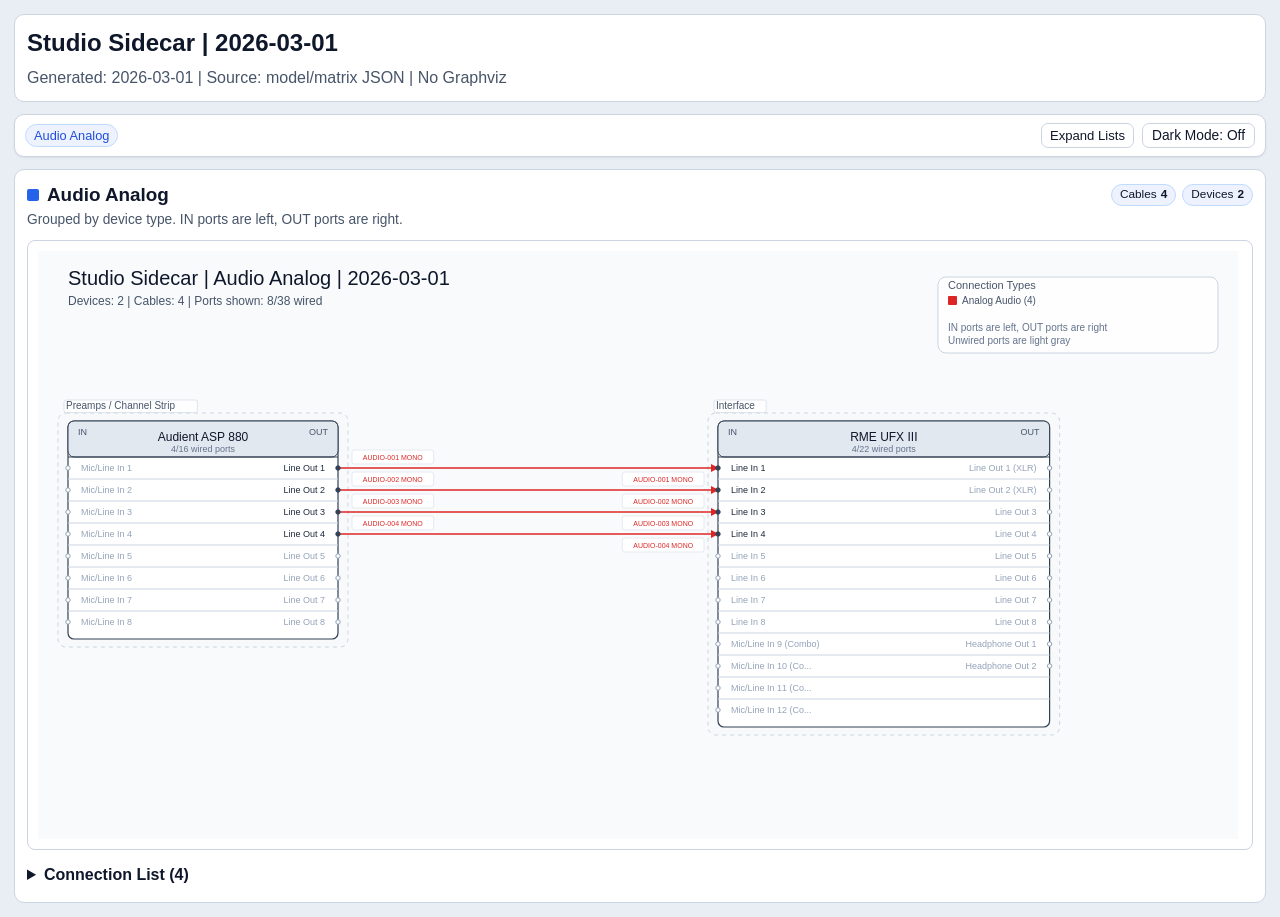
<file: backups/projects-20260301-221447/studio-sidecar/outputs/html/studio_wiring_point_to_point.html>
<!doctype html>
<html lang="en">
<head>
  <meta charset="utf-8" />
  <meta name="viewport" content="width=device-width, initial-scale=1" />
  <title>Studio Sidecar | 2026-03-01</title>
  <style>
    :root {
      color-scheme: light;
      --bg: #e9eef4;
      --panel: #ffffff;
      --text: #0f172a;
      --muted: #475569;
      --border: #cbd5e1;
      --link: #1d4ed8;
      --diagram-bg: #ffffff;
      --thead-bg: #e2e8f0;
      --chip-bg: #eef2ff;
      --chip-border: #bfdbfe;
      --toolbar-shadow: 0 1px 2px rgba(15, 23, 42, 0.08);
    }
    body.theme-dark {
      color-scheme: dark;
      --bg: #0b1220;
      --panel: #111827;
      --text: #e5e7eb;
      --muted: #94a3b8;
      --border: #334155;
      --link: #60a5fa;
      --diagram-bg: #0f172a;
      --thead-bg: #1f2937;
      --chip-bg: #1e293b;
      --chip-border: #334155;
      --toolbar-shadow: 0 1px 2px rgba(2, 6, 23, 0.4);
    }
    body {
      margin: 0;
      padding: 14px;
      background: var(--bg);
      color: var(--text);
      font-family: "Helvetica Neue", Helvetica, Arial, sans-serif;
      line-height: 1.35;
    }
    .page {
      display: grid;
      gap: 12px;
    }
    .top-panel {
      background: var(--panel);
      border: 1px solid var(--border);
      border-radius: 10px;
      padding: 12px;
    }
    h1 {
      margin: 0 0 8px 0;
      font-size: 1.5rem;
    }
    .meta {
      color: var(--muted);
      margin-bottom: 0;
    }
    .layer {
      background: var(--panel);
      border: 1px solid var(--border);
      border-radius: 10px;
      padding: 12px;
      margin: 0;
      scroll-margin-top: 84px;
    }
    .layer-head {
      display: flex;
      align-items: center;
      justify-content: space-between;
      gap: 8px;
      margin-bottom: 4px;
      flex-wrap: wrap;
    }
    .layer h2 {
      display: flex;
      align-items: center;
      gap: 8px;
      margin: 0;
      font-size: 1.18rem;
    }
    .layer-note {
      margin: 0 0 10px 0;
      color: var(--muted);
      font-size: 0.86rem;
    }
    .layer-stats {
      display: flex;
      align-items: center;
      gap: 6px;
      flex-wrap: wrap;
    }
    .stat-chip {
      display: inline-flex;
      align-items: center;
      gap: 4px;
      border: 1px solid var(--chip-border);
      background: var(--chip-bg);
      color: var(--text);
      border-radius: 999px;
      padding: 2px 8px;
      font-size: 0.74rem;
    }
    .swatch {
      display: inline-block;
      width: 12px;
      height: 12px;
      border-radius: 2px;
    }
    .diagram {
      overflow-x: auto;
      border: 1px solid var(--border);
      border-radius: 8px;
      background: var(--diagram-bg);
      padding: 10px;
    }
    .diagram svg {
      display: block;
    }
    details {
      margin-top: 10px;
    }
    .connection-details > summary {
      cursor: pointer;
      font-weight: 700;
      color: var(--text);
      padding: 4px 0;
    }
    .connection-table-wrap {
      margin-top: 8px;
      max-height: 360px;
      overflow: auto;
      border: 1px solid var(--border);
      border-radius: 8px;
      background: var(--panel);
    }
    table {
      width: 100%;
      min-width: 980px;
      border-collapse: collapse;
      font-size: 0.84rem;
    }
    th, td {
      border: 1px solid var(--border);
      padding: 6px 8px;
      text-align: left;
      vertical-align: top;
    }
    th {
      background: var(--thead-bg);
      position: sticky;
      top: 0;
      z-index: 1;
    }
    tbody tr:nth-child(even) {
      background: color-mix(in srgb, var(--panel) 88%, var(--bg) 12%);
    }
    td:first-child {
      font-family: ui-monospace, SFMono-Regular, Menlo, Monaco, Consolas, monospace;
      font-size: 0.8rem;
      white-space: nowrap;
    }
    .toolbar {
      margin: 0;
      display: flex;
      align-items: center;
      justify-content: space-between;
      gap: 10px;
      flex-wrap: wrap;
      position: sticky;
      top: 8px;
      z-index: 10;
      background: var(--panel);
      border: 1px solid var(--border);
      border-radius: 10px;
      box-shadow: var(--toolbar-shadow);
      padding: 8px 10px;
    }
    .layer-nav {
      margin: 0;
      display: flex;
      flex-wrap: wrap;
      gap: 6px;
    }
    .nav-chip {
      color: var(--link);
      text-decoration: none;
      font-size: 0.8rem;
      border: 1px solid var(--chip-border);
      background: var(--chip-bg);
      border-radius: 999px;
      padding: 2px 8px;
    }
    .nav-chip:hover {
      text-decoration: none;
      filter: brightness(0.98);
    }
    .toolbar-actions {
      display: flex;
      align-items: center;
      gap: 8px;
      flex-wrap: wrap;
    }
    .theme-toggle-btn {
      font-size: 0.86rem;
      padding: 4px 9px;
      border-radius: 7px;
      border: 1px solid var(--border);
      background: var(--panel);
      color: var(--text);
      cursor: pointer;
    }
    .list-toggle-btn {
      font-size: 0.82rem;
      padding: 4px 8px;
      border-radius: 7px;
      border: 1px solid var(--border);
      background: var(--panel);
      color: var(--text);
      cursor: pointer;
    }
    @media (max-width: 900px) {
      .toolbar {
        top: 6px;
      }
      .connection-table-wrap {
        max-height: 280px;
      }
    }
  </style>
</head>
<body class="main-prototype-mode">
  <div class="page">
  <header class="top-panel">
    <h1>Studio Sidecar | 2026-03-01</h1>
    <div class="meta">Generated: 2026-03-01 | Source: model/matrix JSON | No Graphviz</div>
  </header>
  <div class="toolbar">
    <nav class="layer-nav"><a class="nav-chip" href="#audio-analog">Audio Analog</a></nav>
    <div class="toolbar-actions">
      <button id="toggleListsBtn" class="list-toggle-btn" type="button">Expand Lists</button>
      <button id="themeToggleBtn" class="theme-toggle-btn" type="button">Dark Mode: Off</button>
    </div>
  </div>
  <section class="layer" id="audio-analog">
  <div class="layer-head">
    <h2><span class="swatch" style="background:#2563eb;"></span>Audio Analog</h2>
    <div class="layer-stats">
      <span class="stat-chip">Cables <strong>4</strong></span>
      <span class="stat-chip">Devices <strong>2</strong></span>
    </div>
  </div>
  <p class="layer-note">Grouped by device type. IN ports are left, OUT ports are right.</p>
  <div class="diagram"><svg xmlns="http://www.w3.org/2000/svg" width="1200" height="588" viewBox="0 0 1200 588">
  <defs>
    <marker id="arrow" viewBox="0 0 10 10" refX="9" refY="5" markerWidth="6" markerHeight="6" orient="auto-start-reverse">
      <path d="M 0 0 L 10 5 L 0 10 z" fill="context-stroke"/>
    </marker>
  </defs>
  <rect x="0" y="0" width="100%" height="100%" fill="#f8fafc"/>
  <text x="30" y="34" font-family="Helvetica, Arial, sans-serif" font-size="20" fill="#0f172a">Studio Sidecar | Audio Analog | 2026-03-01</text>
  <text x="30" y="54" font-family="Helvetica, Arial, sans-serif" font-size="12" fill="#475569">Devices: 2 | Cables: 4 | Ports shown: 8/38 wired</text>
  <rect x="20.0" y="162.0" width="290.0" height="234.0" rx="8" ry="8" fill="#f8fafc" fill-opacity="0.55" stroke="#cbd5e1" stroke-width="1" stroke-dasharray="4 4"/>
  <rect x="670.0" y="162.0" width="351.6" height="322.0" rx="8" ry="8" fill="#f8fafc" fill-opacity="0.55" stroke="#cbd5e1" stroke-width="1" stroke-dasharray="4 4"/>
  <path d="M 300.0 217.0 H 409.6 H 439.5 H 570.4 H 680.0" fill="none" stroke="#dc2626" stroke-width="1.35" marker-end="url(#arrow)"><title>AUDIO-001: Audient ASP 880 [Line Out 1] -&gt; RME UFX III [Line In 1]</title></path>
  <path d="M 300.0 239.0 H 409.6 H 473.2 H 570.4 H 680.0" fill="none" stroke="#dc2626" stroke-width="1.35" marker-end="url(#arrow)"><title>AUDIO-002: Audient ASP 880 [Line Out 2] -&gt; RME UFX III [Line In 2]</title></path>
  <path d="M 300.0 261.0 H 409.6 H 506.8 H 570.4 H 680.0" fill="none" stroke="#dc2626" stroke-width="1.35" marker-end="url(#arrow)"><title>AUDIO-003: Audient ASP 880 [Line Out 3] -&gt; RME UFX III [Line In 3]</title></path>
  <path d="M 300.0 283.0 H 409.6 H 540.5 H 570.4 H 680.0" fill="none" stroke="#dc2626" stroke-width="1.35" marker-end="url(#arrow)"><title>AUDIO-004: Audient ASP 880 [Line Out 4] -&gt; RME UFX III [Line In 4]</title></path>
  <rect x="314.0" y="199.0" width="81.6" height="14.0" rx="2" ry="2" fill="#ffffff" fill-opacity="1" stroke="#e2e8f0" stroke-width="0.9"/>
  <text x="354.8" y="209.0" text-anchor="middle" font-family="Helvetica, Arial, sans-serif" font-size="7.0" fill="#dc2626">AUDIO-001 MONO</text>
  <rect x="584.4" y="221.0" width="81.6" height="14.0" rx="2" ry="2" fill="#ffffff" fill-opacity="1" stroke="#e2e8f0" stroke-width="0.9"/>
  <text x="625.2" y="231.0" text-anchor="middle" font-family="Helvetica, Arial, sans-serif" font-size="7.0" fill="#dc2626">AUDIO-001 MONO</text>
  <rect x="314.0" y="221.0" width="81.6" height="14.0" rx="2" ry="2" fill="#ffffff" fill-opacity="1" stroke="#e2e8f0" stroke-width="0.9"/>
  <text x="354.8" y="231.0" text-anchor="middle" font-family="Helvetica, Arial, sans-serif" font-size="7.0" fill="#dc2626">AUDIO-002 MONO</text>
  <rect x="584.4" y="243.0" width="81.6" height="14.0" rx="2" ry="2" fill="#ffffff" fill-opacity="1" stroke="#e2e8f0" stroke-width="0.9"/>
  <text x="625.2" y="253.0" text-anchor="middle" font-family="Helvetica, Arial, sans-serif" font-size="7.0" fill="#dc2626">AUDIO-002 MONO</text>
  <rect x="314.0" y="243.0" width="81.6" height="14.0" rx="2" ry="2" fill="#ffffff" fill-opacity="1" stroke="#e2e8f0" stroke-width="0.9"/>
  <text x="354.8" y="253.0" text-anchor="middle" font-family="Helvetica, Arial, sans-serif" font-size="7.0" fill="#dc2626">AUDIO-003 MONO</text>
  <rect x="584.4" y="265.0" width="81.6" height="14.0" rx="2" ry="2" fill="#ffffff" fill-opacity="1" stroke="#e2e8f0" stroke-width="0.9"/>
  <text x="625.2" y="275.0" text-anchor="middle" font-family="Helvetica, Arial, sans-serif" font-size="7.0" fill="#dc2626">AUDIO-003 MONO</text>
  <rect x="314.0" y="265.0" width="81.6" height="14.0" rx="2" ry="2" fill="#ffffff" fill-opacity="1" stroke="#e2e8f0" stroke-width="0.9"/>
  <text x="354.8" y="275.0" text-anchor="middle" font-family="Helvetica, Arial, sans-serif" font-size="7.0" fill="#dc2626">AUDIO-004 MONO</text>
  <rect x="584.4" y="287.0" width="81.6" height="14.0" rx="2" ry="2" fill="#ffffff" fill-opacity="1" stroke="#e2e8f0" stroke-width="0.9"/>
  <text x="625.2" y="297.0" text-anchor="middle" font-family="Helvetica, Arial, sans-serif" font-size="7.0" fill="#dc2626">AUDIO-004 MONO</text>
  <rect x="30.0" y="170.0" width="270.0" height="218.0" rx="6" ry="6" fill="#ffffff" stroke="#334155" stroke-width="1.2"/>
  <rect x="30.0" y="170.0" width="270.0" height="36.0" rx="6" ry="6" fill="#e2e8f0" stroke="#334155" stroke-width="1.0"/>
  <line x1="30.0" y1="206.0" x2="300.0" y2="206.0" stroke="#334155" stroke-width="1"/>
  <text x="40.0" y="184.0" font-family="Helvetica, Arial, sans-serif" font-size="9" fill="#475569">IN</text>
  <text x="290.0" y="184.0" text-anchor="end" font-family="Helvetica, Arial, sans-serif" font-size="9" fill="#475569">OUT</text>
  <text x="165.0" y="190.0" text-anchor="middle" font-family="Helvetica, Arial, sans-serif" font-size="12" fill="#0f172a">Audient ASP 880</text>
  <text x="165.0" y="201.0" text-anchor="middle" font-family="Helvetica, Arial, sans-serif" font-size="9" fill="#64748b">4/16 wired ports</text>
  <text x="43.0" y="220.0" text-anchor="start" font-family="Helvetica, Arial, sans-serif" font-size="9" fill="#94a3b8">Mic/Line In 1</text>
  <circle cx="30.0" cy="217.0" r="2.2" fill="#ffffff" stroke="#94a3b8" stroke-width="1"/>
  <text x="287.0" y="220.0" text-anchor="end" font-family="Helvetica, Arial, sans-serif" font-size="9" fill="#1e293b">Line Out 1</text>
  <circle cx="300.0" cy="217.0" r="2.2" fill="#334155" stroke="#334155" stroke-width="1"/>
  <line x1="30.0" y1="228.0" x2="300.0" y2="228.0" stroke="#cbd5e1" stroke-width="1"/>
  <text x="43.0" y="242.0" text-anchor="start" font-family="Helvetica, Arial, sans-serif" font-size="9" fill="#94a3b8">Mic/Line In 2</text>
  <circle cx="30.0" cy="239.0" r="2.2" fill="#ffffff" stroke="#94a3b8" stroke-width="1"/>
  <text x="287.0" y="242.0" text-anchor="end" font-family="Helvetica, Arial, sans-serif" font-size="9" fill="#1e293b">Line Out 2</text>
  <circle cx="300.0" cy="239.0" r="2.2" fill="#334155" stroke="#334155" stroke-width="1"/>
  <line x1="30.0" y1="250.0" x2="300.0" y2="250.0" stroke="#cbd5e1" stroke-width="1"/>
  <text x="43.0" y="264.0" text-anchor="start" font-family="Helvetica, Arial, sans-serif" font-size="9" fill="#94a3b8">Mic/Line In 3</text>
  <circle cx="30.0" cy="261.0" r="2.2" fill="#ffffff" stroke="#94a3b8" stroke-width="1"/>
  <text x="287.0" y="264.0" text-anchor="end" font-family="Helvetica, Arial, sans-serif" font-size="9" fill="#1e293b">Line Out 3</text>
  <circle cx="300.0" cy="261.0" r="2.2" fill="#334155" stroke="#334155" stroke-width="1"/>
  <line x1="30.0" y1="272.0" x2="300.0" y2="272.0" stroke="#cbd5e1" stroke-width="1"/>
  <text x="43.0" y="286.0" text-anchor="start" font-family="Helvetica, Arial, sans-serif" font-size="9" fill="#94a3b8">Mic/Line In 4</text>
  <circle cx="30.0" cy="283.0" r="2.2" fill="#ffffff" stroke="#94a3b8" stroke-width="1"/>
  <text x="287.0" y="286.0" text-anchor="end" font-family="Helvetica, Arial, sans-serif" font-size="9" fill="#1e293b">Line Out 4</text>
  <circle cx="300.0" cy="283.0" r="2.2" fill="#334155" stroke="#334155" stroke-width="1"/>
  <line x1="30.0" y1="294.0" x2="300.0" y2="294.0" stroke="#cbd5e1" stroke-width="1"/>
  <text x="43.0" y="308.0" text-anchor="start" font-family="Helvetica, Arial, sans-serif" font-size="9" fill="#94a3b8">Mic/Line In 5</text>
  <circle cx="30.0" cy="305.0" r="2.2" fill="#ffffff" stroke="#94a3b8" stroke-width="1"/>
  <text x="287.0" y="308.0" text-anchor="end" font-family="Helvetica, Arial, sans-serif" font-size="9" fill="#94a3b8">Line Out 5</text>
  <circle cx="300.0" cy="305.0" r="2.2" fill="#ffffff" stroke="#94a3b8" stroke-width="1"/>
  <line x1="30.0" y1="316.0" x2="300.0" y2="316.0" stroke="#cbd5e1" stroke-width="1"/>
  <text x="43.0" y="330.0" text-anchor="start" font-family="Helvetica, Arial, sans-serif" font-size="9" fill="#94a3b8">Mic/Line In 6</text>
  <circle cx="30.0" cy="327.0" r="2.2" fill="#ffffff" stroke="#94a3b8" stroke-width="1"/>
  <text x="287.0" y="330.0" text-anchor="end" font-family="Helvetica, Arial, sans-serif" font-size="9" fill="#94a3b8">Line Out 6</text>
  <circle cx="300.0" cy="327.0" r="2.2" fill="#ffffff" stroke="#94a3b8" stroke-width="1"/>
  <line x1="30.0" y1="338.0" x2="300.0" y2="338.0" stroke="#cbd5e1" stroke-width="1"/>
  <text x="43.0" y="352.0" text-anchor="start" font-family="Helvetica, Arial, sans-serif" font-size="9" fill="#94a3b8">Mic/Line In 7</text>
  <circle cx="30.0" cy="349.0" r="2.2" fill="#ffffff" stroke="#94a3b8" stroke-width="1"/>
  <text x="287.0" y="352.0" text-anchor="end" font-family="Helvetica, Arial, sans-serif" font-size="9" fill="#94a3b8">Line Out 7</text>
  <circle cx="300.0" cy="349.0" r="2.2" fill="#ffffff" stroke="#94a3b8" stroke-width="1"/>
  <line x1="30.0" y1="360.0" x2="300.0" y2="360.0" stroke="#cbd5e1" stroke-width="1"/>
  <text x="43.0" y="374.0" text-anchor="start" font-family="Helvetica, Arial, sans-serif" font-size="9" fill="#94a3b8">Mic/Line In 8</text>
  <circle cx="30.0" cy="371.0" r="2.2" fill="#ffffff" stroke="#94a3b8" stroke-width="1"/>
  <text x="287.0" y="374.0" text-anchor="end" font-family="Helvetica, Arial, sans-serif" font-size="9" fill="#94a3b8">Line Out 8</text>
  <circle cx="300.0" cy="371.0" r="2.2" fill="#ffffff" stroke="#94a3b8" stroke-width="1"/>
  <rect x="680.0" y="170.0" width="331.6" height="306.0" rx="6" ry="6" fill="#ffffff" stroke="#334155" stroke-width="1.2"/>
  <rect x="680.0" y="170.0" width="331.6" height="36.0" rx="6" ry="6" fill="#e2e8f0" stroke="#334155" stroke-width="1.0"/>
  <line x1="680.0" y1="206.0" x2="1011.6" y2="206.0" stroke="#334155" stroke-width="1"/>
  <text x="690.0" y="184.0" font-family="Helvetica, Arial, sans-serif" font-size="9" fill="#475569">IN</text>
  <text x="1001.6" y="184.0" text-anchor="end" font-family="Helvetica, Arial, sans-serif" font-size="9" fill="#475569">OUT</text>
  <text x="845.8" y="190.0" text-anchor="middle" font-family="Helvetica, Arial, sans-serif" font-size="12" fill="#0f172a">RME UFX III</text>
  <text x="845.8" y="201.0" text-anchor="middle" font-family="Helvetica, Arial, sans-serif" font-size="9" fill="#64748b">4/22 wired ports</text>
  <text x="693.0" y="220.0" text-anchor="start" font-family="Helvetica, Arial, sans-serif" font-size="9" fill="#1e293b">Line In 1</text>
  <circle cx="680.0" cy="217.0" r="2.2" fill="#334155" stroke="#334155" stroke-width="1"/>
  <text x="998.6" y="220.0" text-anchor="end" font-family="Helvetica, Arial, sans-serif" font-size="9" fill="#94a3b8">Line Out 1 (XLR)</text>
  <circle cx="1011.6" cy="217.0" r="2.2" fill="#ffffff" stroke="#94a3b8" stroke-width="1"/>
  <line x1="680.0" y1="228.0" x2="1011.6" y2="228.0" stroke="#cbd5e1" stroke-width="1"/>
  <text x="693.0" y="242.0" text-anchor="start" font-family="Helvetica, Arial, sans-serif" font-size="9" fill="#1e293b">Line In 2</text>
  <circle cx="680.0" cy="239.0" r="2.2" fill="#334155" stroke="#334155" stroke-width="1"/>
  <text x="998.6" y="242.0" text-anchor="end" font-family="Helvetica, Arial, sans-serif" font-size="9" fill="#94a3b8">Line Out 2 (XLR)</text>
  <circle cx="1011.6" cy="239.0" r="2.2" fill="#ffffff" stroke="#94a3b8" stroke-width="1"/>
  <line x1="680.0" y1="250.0" x2="1011.6" y2="250.0" stroke="#cbd5e1" stroke-width="1"/>
  <text x="693.0" y="264.0" text-anchor="start" font-family="Helvetica, Arial, sans-serif" font-size="9" fill="#1e293b">Line In 3</text>
  <circle cx="680.0" cy="261.0" r="2.2" fill="#334155" stroke="#334155" stroke-width="1"/>
  <text x="998.6" y="264.0" text-anchor="end" font-family="Helvetica, Arial, sans-serif" font-size="9" fill="#94a3b8">Line Out 3</text>
  <circle cx="1011.6" cy="261.0" r="2.2" fill="#ffffff" stroke="#94a3b8" stroke-width="1"/>
  <line x1="680.0" y1="272.0" x2="1011.6" y2="272.0" stroke="#cbd5e1" stroke-width="1"/>
  <text x="693.0" y="286.0" text-anchor="start" font-family="Helvetica, Arial, sans-serif" font-size="9" fill="#1e293b">Line In 4</text>
  <circle cx="680.0" cy="283.0" r="2.2" fill="#334155" stroke="#334155" stroke-width="1"/>
  <text x="998.6" y="286.0" text-anchor="end" font-family="Helvetica, Arial, sans-serif" font-size="9" fill="#94a3b8">Line Out 4</text>
  <circle cx="1011.6" cy="283.0" r="2.2" fill="#ffffff" stroke="#94a3b8" stroke-width="1"/>
  <line x1="680.0" y1="294.0" x2="1011.6" y2="294.0" stroke="#cbd5e1" stroke-width="1"/>
  <text x="693.0" y="308.0" text-anchor="start" font-family="Helvetica, Arial, sans-serif" font-size="9" fill="#94a3b8">Line In 5</text>
  <circle cx="680.0" cy="305.0" r="2.2" fill="#ffffff" stroke="#94a3b8" stroke-width="1"/>
  <text x="998.6" y="308.0" text-anchor="end" font-family="Helvetica, Arial, sans-serif" font-size="9" fill="#94a3b8">Line Out 5</text>
  <circle cx="1011.6" cy="305.0" r="2.2" fill="#ffffff" stroke="#94a3b8" stroke-width="1"/>
  <line x1="680.0" y1="316.0" x2="1011.6" y2="316.0" stroke="#cbd5e1" stroke-width="1"/>
  <text x="693.0" y="330.0" text-anchor="start" font-family="Helvetica, Arial, sans-serif" font-size="9" fill="#94a3b8">Line In 6</text>
  <circle cx="680.0" cy="327.0" r="2.2" fill="#ffffff" stroke="#94a3b8" stroke-width="1"/>
  <text x="998.6" y="330.0" text-anchor="end" font-family="Helvetica, Arial, sans-serif" font-size="9" fill="#94a3b8">Line Out 6</text>
  <circle cx="1011.6" cy="327.0" r="2.2" fill="#ffffff" stroke="#94a3b8" stroke-width="1"/>
  <line x1="680.0" y1="338.0" x2="1011.6" y2="338.0" stroke="#cbd5e1" stroke-width="1"/>
  <text x="693.0" y="352.0" text-anchor="start" font-family="Helvetica, Arial, sans-serif" font-size="9" fill="#94a3b8">Line In 7</text>
  <circle cx="680.0" cy="349.0" r="2.2" fill="#ffffff" stroke="#94a3b8" stroke-width="1"/>
  <text x="998.6" y="352.0" text-anchor="end" font-family="Helvetica, Arial, sans-serif" font-size="9" fill="#94a3b8">Line Out 7</text>
  <circle cx="1011.6" cy="349.0" r="2.2" fill="#ffffff" stroke="#94a3b8" stroke-width="1"/>
  <line x1="680.0" y1="360.0" x2="1011.6" y2="360.0" stroke="#cbd5e1" stroke-width="1"/>
  <text x="693.0" y="374.0" text-anchor="start" font-family="Helvetica, Arial, sans-serif" font-size="9" fill="#94a3b8">Line In 8</text>
  <circle cx="680.0" cy="371.0" r="2.2" fill="#ffffff" stroke="#94a3b8" stroke-width="1"/>
  <text x="998.6" y="374.0" text-anchor="end" font-family="Helvetica, Arial, sans-serif" font-size="9" fill="#94a3b8">Line Out 8</text>
  <circle cx="1011.6" cy="371.0" r="2.2" fill="#ffffff" stroke="#94a3b8" stroke-width="1"/>
  <line x1="680.0" y1="382.0" x2="1011.6" y2="382.0" stroke="#cbd5e1" stroke-width="1"/>
  <text x="693.0" y="396.0" text-anchor="start" font-family="Helvetica, Arial, sans-serif" font-size="9" fill="#94a3b8">Mic/Line In 9 (Combo)</text>
  <circle cx="680.0" cy="393.0" r="2.2" fill="#ffffff" stroke="#94a3b8" stroke-width="1"/>
  <text x="998.6" y="396.0" text-anchor="end" font-family="Helvetica, Arial, sans-serif" font-size="9" fill="#94a3b8">Headphone Out 1</text>
  <circle cx="1011.6" cy="393.0" r="2.2" fill="#ffffff" stroke="#94a3b8" stroke-width="1"/>
  <line x1="680.0" y1="404.0" x2="1011.6" y2="404.0" stroke="#cbd5e1" stroke-width="1"/>
  <text x="693.0" y="418.0" text-anchor="start" font-family="Helvetica, Arial, sans-serif" font-size="9" fill="#94a3b8">Mic/Line In 10 (Co...</text>
  <circle cx="680.0" cy="415.0" r="2.2" fill="#ffffff" stroke="#94a3b8" stroke-width="1"/>
  <text x="998.6" y="418.0" text-anchor="end" font-family="Helvetica, Arial, sans-serif" font-size="9" fill="#94a3b8">Headphone Out 2</text>
  <circle cx="1011.6" cy="415.0" r="2.2" fill="#ffffff" stroke="#94a3b8" stroke-width="1"/>
  <line x1="680.0" y1="426.0" x2="1011.6" y2="426.0" stroke="#cbd5e1" stroke-width="1"/>
  <text x="693.0" y="440.0" text-anchor="start" font-family="Helvetica, Arial, sans-serif" font-size="9" fill="#94a3b8">Mic/Line In 11 (Co...</text>
  <circle cx="680.0" cy="437.0" r="2.2" fill="#ffffff" stroke="#94a3b8" stroke-width="1"/>
  <line x1="680.0" y1="448.0" x2="1011.6" y2="448.0" stroke="#cbd5e1" stroke-width="1"/>
  <text x="693.0" y="462.0" text-anchor="start" font-family="Helvetica, Arial, sans-serif" font-size="9" fill="#94a3b8">Mic/Line In 12 (Co...</text>
  <circle cx="680.0" cy="459.0" r="2.2" fill="#ffffff" stroke="#94a3b8" stroke-width="1"/>
  <rect x="26.0" y="149.0" width="133.4" height="12.5" rx="2" ry="2" fill="#ffffff" fill-opacity="0.9" stroke="#cbd5e1" stroke-width="0.6"/>
  <text x="28.0" y="158.0" font-family="Helvetica, Arial, sans-serif" font-size="10" fill="#475569">Preamps / Channel Strip</text>
  <rect x="676.0" y="149.0" width="52.2" height="12.5" rx="2" ry="2" fill="#ffffff" fill-opacity="0.9" stroke="#cbd5e1" stroke-width="0.6"/>
  <text x="678.0" y="158.0" font-family="Helvetica, Arial, sans-serif" font-size="10" fill="#475569">Interface</text>
  <rect x="900.0" y="26.0" width="280" height="76.0" rx="8" ry="8" fill="#ffffff" fill-opacity="0.9" stroke="#cbd5e1" stroke-width="1"/>
  <text x="910.0" y="38.0" font-family="Helvetica, Arial, sans-serif" font-size="11" fill="#475569">Connection Types</text>
  <rect x="910.0" y="45.0" width="9" height="9" fill="#dc2626" rx="1" ry="1"/>
  <text x="924.0" y="53.0" font-family="Helvetica, Arial, sans-serif" font-size="10" fill="#475569">Analog Audio (4)</text>
  <text x="910.0" y="80.0" font-family="Helvetica, Arial, sans-serif" font-size="10" fill="#64748b">IN ports are left, OUT ports are right</text>
  <text x="910.0" y="93.0" font-family="Helvetica, Arial, sans-serif" font-size="10" fill="#64748b">Unwired ports are light gray</text>
</svg></div>
  <details class="connection-details"><summary>Connection List (4)</summary>
    <div class="connection-table-wrap"><table><thead><tr><th>Cable ID</th><th>Source Device</th><th>Source Type</th><th>Source Port</th><th>Dest Device</th><th>Dest Type</th><th>Dest Port</th><th>Cable Type</th><th>Connection Type</th><th>Signal Type</th><th>Status</th></tr></thead><tbody><tr><td>AUDIO-001</td><td>Audient ASP 880</td><td>Preamps / Channel Strip</td><td>Line Out 1</td><td>RME UFX III</td><td>Interface / Converter</td><td>Line In 1</td><td>Analog</td><td>MONO</td><td>Analog Audio</td><td>Connected</td></tr>
<tr><td>AUDIO-002</td><td>Audient ASP 880</td><td>Preamps / Channel Strip</td><td>Line Out 2</td><td>RME UFX III</td><td>Interface / Converter</td><td>Line In 2</td><td>Analog</td><td>MONO</td><td>Analog Audio</td><td>Connected</td></tr>
<tr><td>AUDIO-003</td><td>Audient ASP 880</td><td>Preamps / Channel Strip</td><td>Line Out 3</td><td>RME UFX III</td><td>Interface / Converter</td><td>Line In 3</td><td>Analog</td><td>MONO</td><td>Analog Audio</td><td>Connected</td></tr>
<tr><td>AUDIO-004</td><td>Audient ASP 880</td><td>Preamps / Channel Strip</td><td>Line Out 4</td><td>RME UFX III</td><td>Interface / Converter</td><td>Line In 4</td><td>Analog</td><td>MONO</td><td>Analog Audio</td><td>Connected</td></tr></tbody></table></div>
  </details>
</section>
  </div>
  <script>
    (function() {
      const STORAGE_KEY = "studioWiringThemeModeV1";
      const btn = document.getElementById("themeToggleBtn");
      const listBtn = document.getElementById("toggleListsBtn");
      if (!btn) return;

      function getInitialTheme() {
        try {
          const stored = String(window.localStorage.getItem(STORAGE_KEY) || "").toLowerCase().trim();
          if (stored === "dark" || stored === "light") return stored;
        } catch (error) {
          // Ignore storage issues.
        }
        return (window.matchMedia && window.matchMedia("(prefers-color-scheme: dark)").matches) ? "dark" : "light";
      }

      function applyTheme(mode, persist) {
        const resolved = mode === "dark" ? "dark" : "light";
        document.body.classList.toggle("theme-dark", resolved === "dark");
        document.body.classList.toggle("theme-light", resolved !== "dark");
        btn.textContent = resolved === "dark" ? "Dark Mode: On" : "Dark Mode: Off";
        btn.title = resolved === "dark" ? "Switch to light mode" : "Switch to dark mode";
        if (persist) {
          try {
            window.localStorage.setItem(STORAGE_KEY, resolved);
          } catch (error) {
            // Ignore storage issues.
          }
        }
      }

      let mode = getInitialTheme();
      applyTheme(mode, false);

      btn.addEventListener("click", function() {
        mode = mode === "dark" ? "light" : "dark";
        applyTheme(mode, true);
      });

      if (listBtn) {
        listBtn.addEventListener("click", function() {
          const details = Array.from(document.querySelectorAll("details.connection-details"));
          if (!details.length) return;
          const shouldOpen = details.some((item) => !item.open);
          details.forEach((item) => {
            item.open = shouldOpen;
          });
          listBtn.textContent = shouldOpen ? "Collapse Lists" : "Expand Lists";
        });
      }
    })();
  </script>
</body>
</html>
</file>
